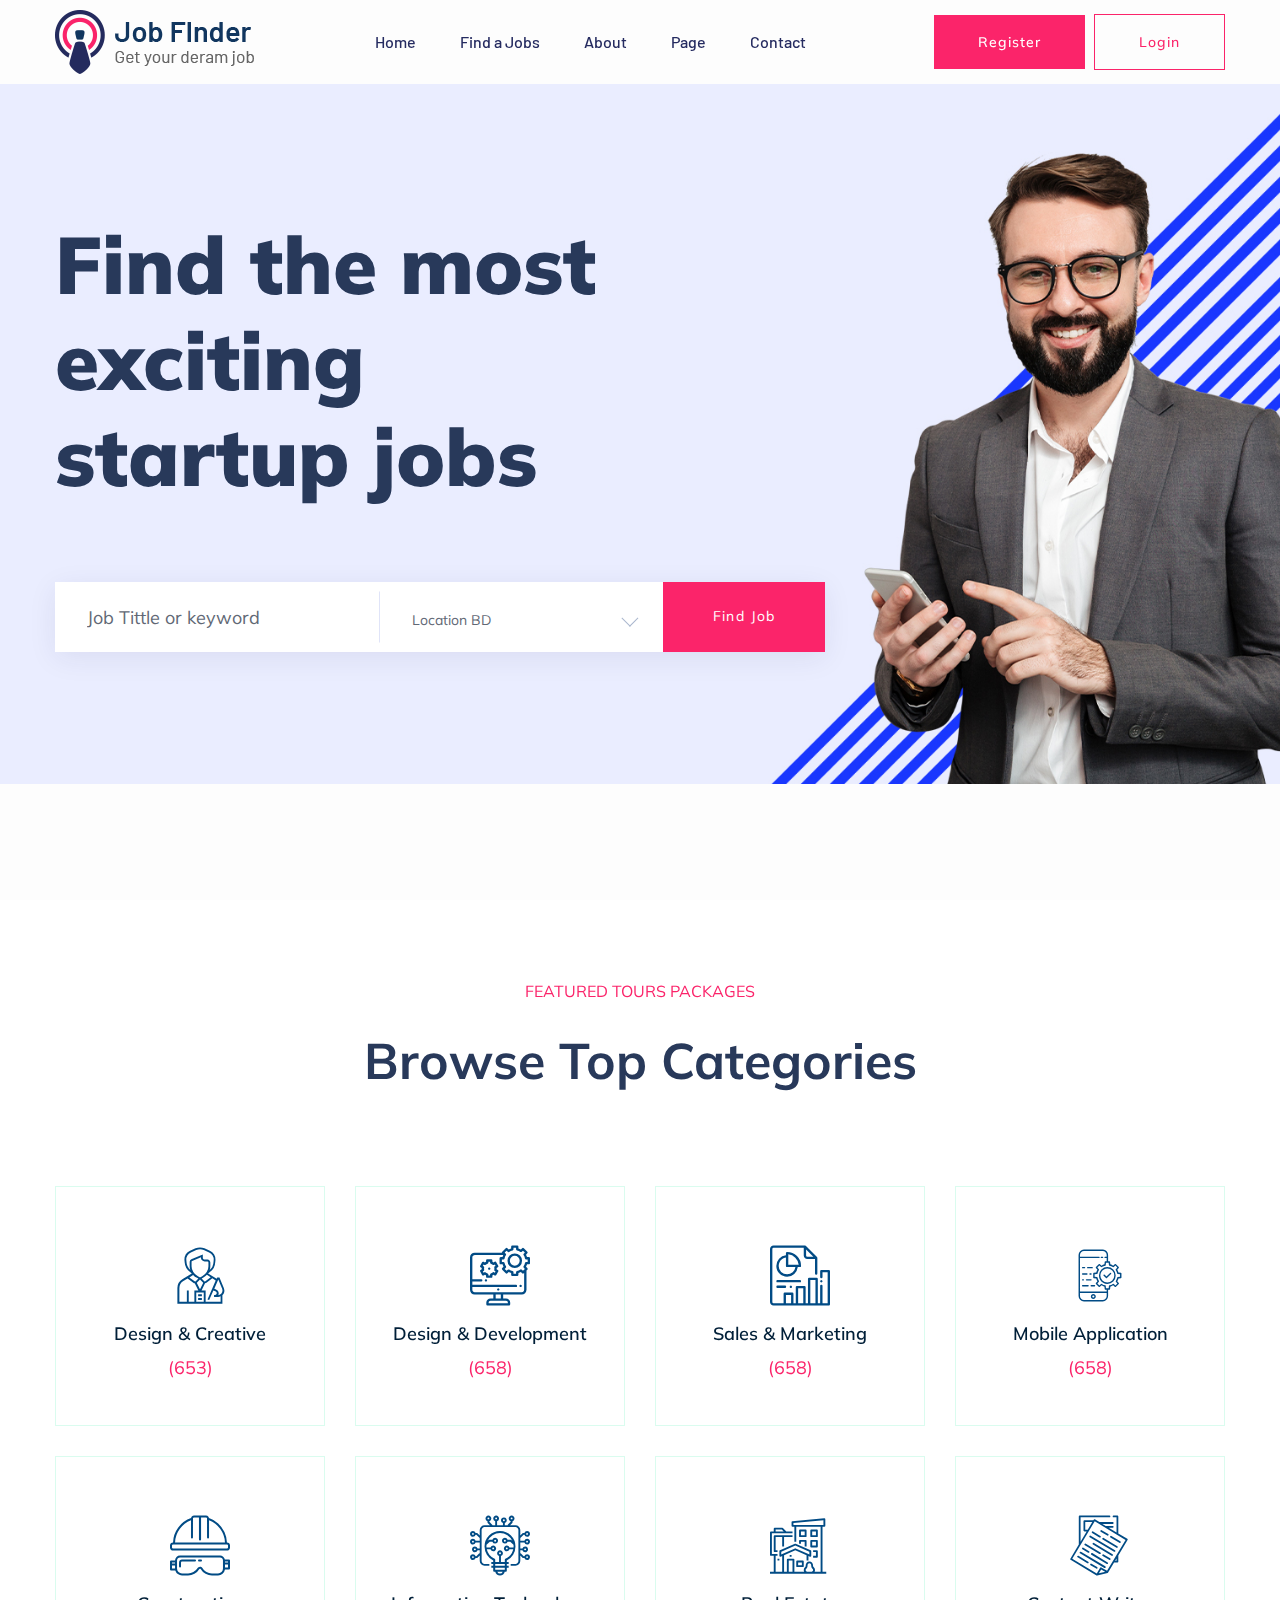
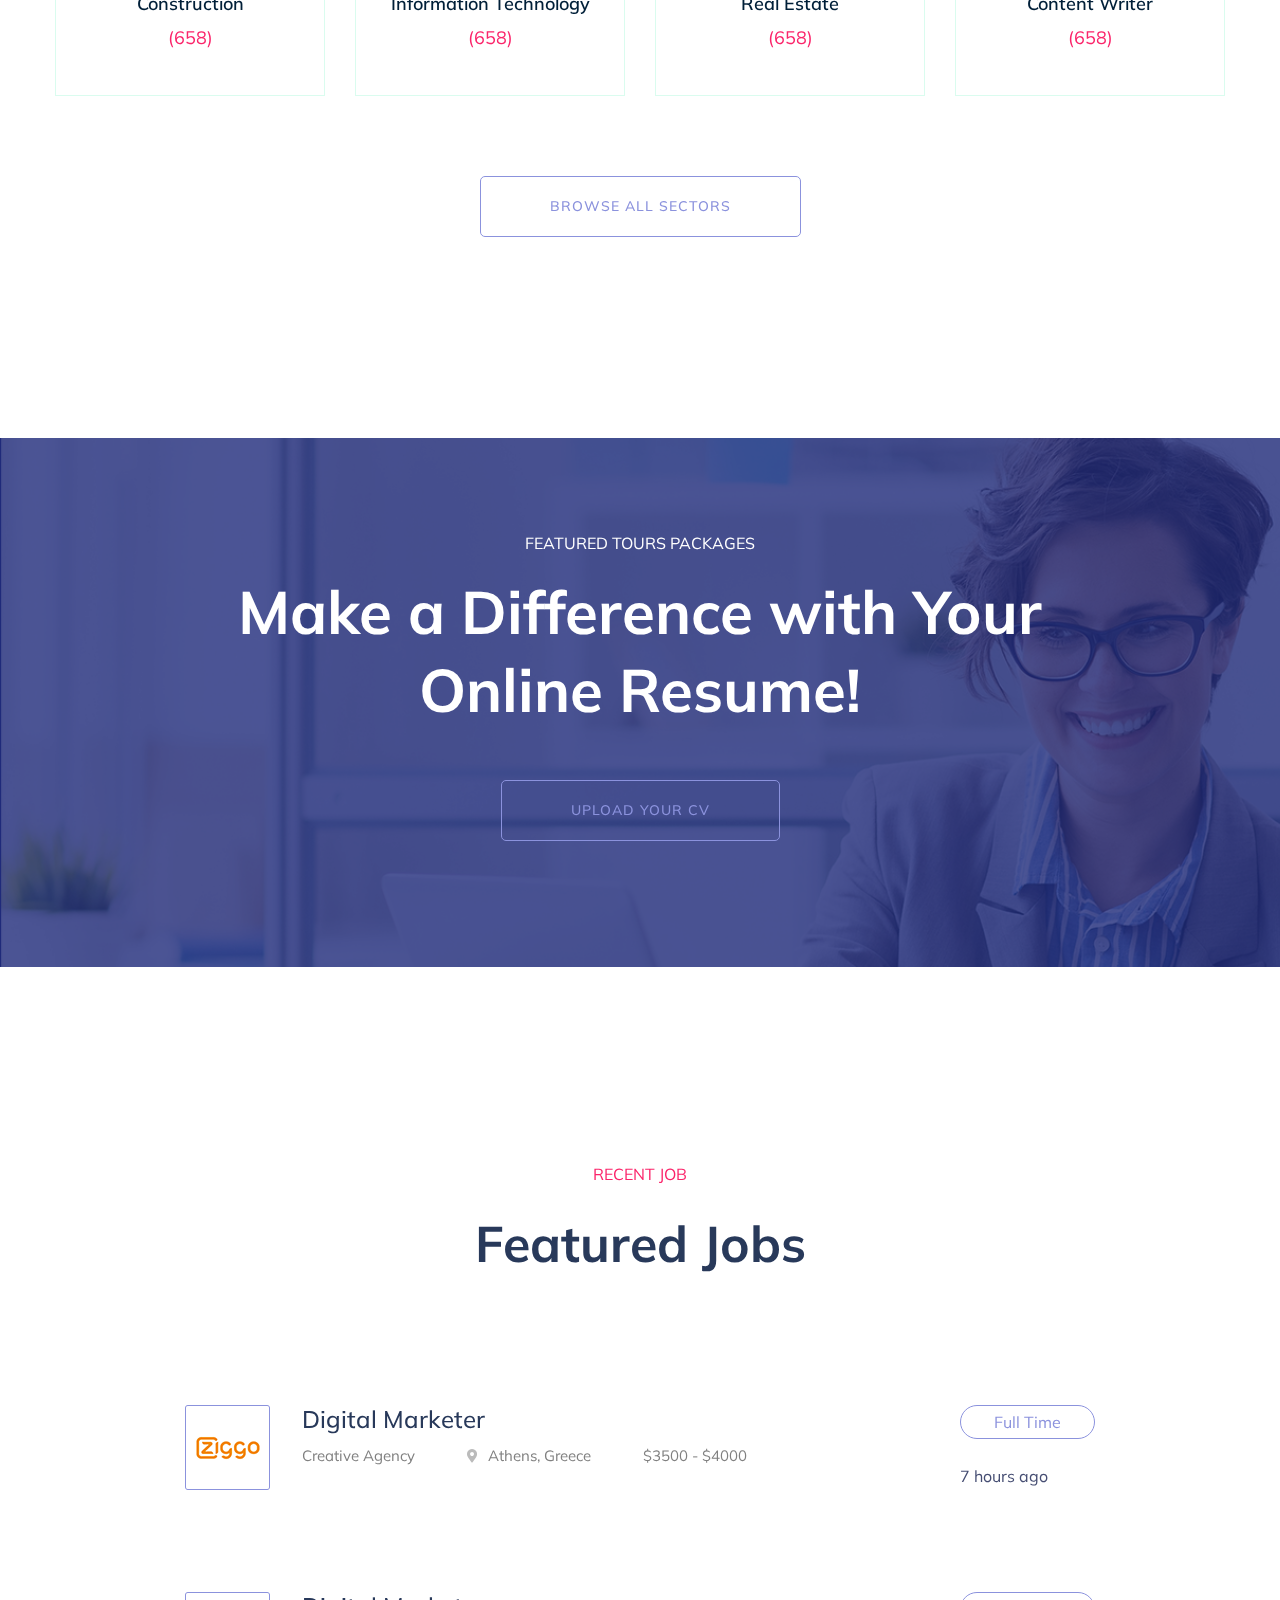
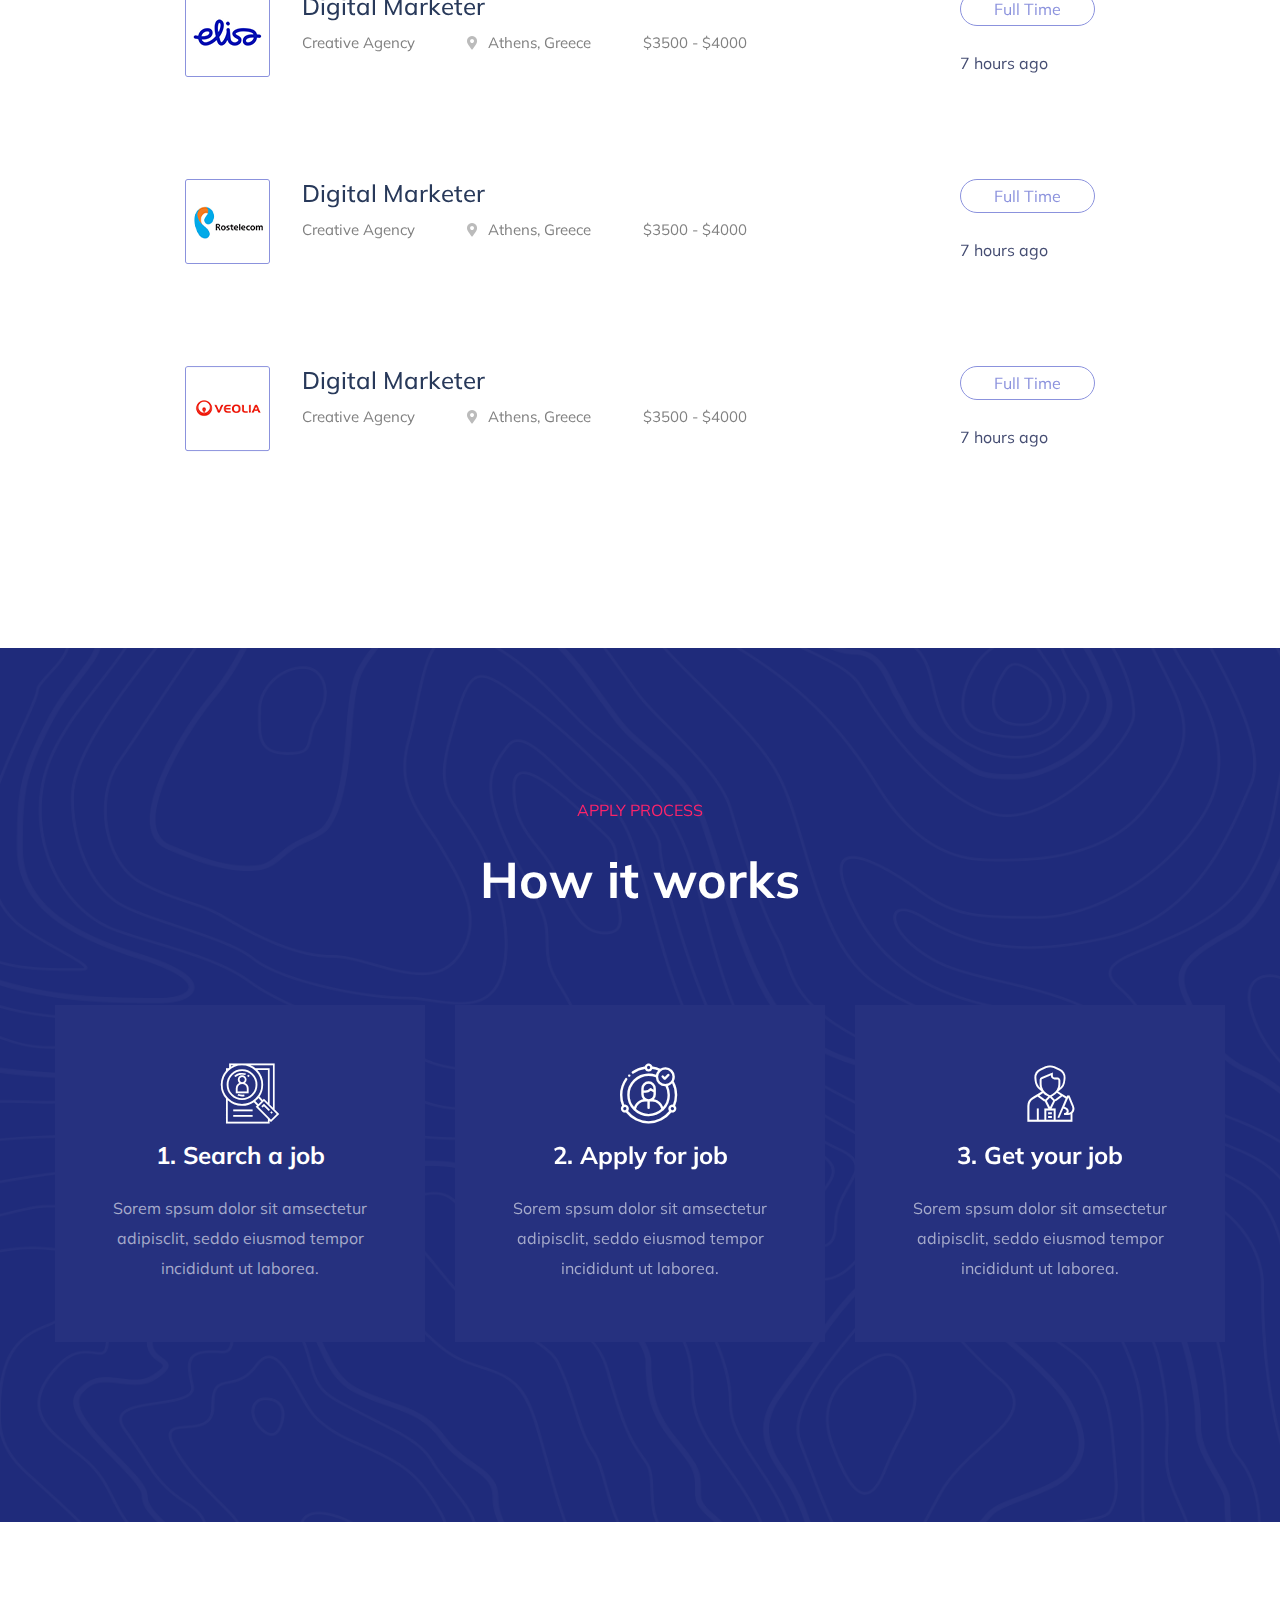
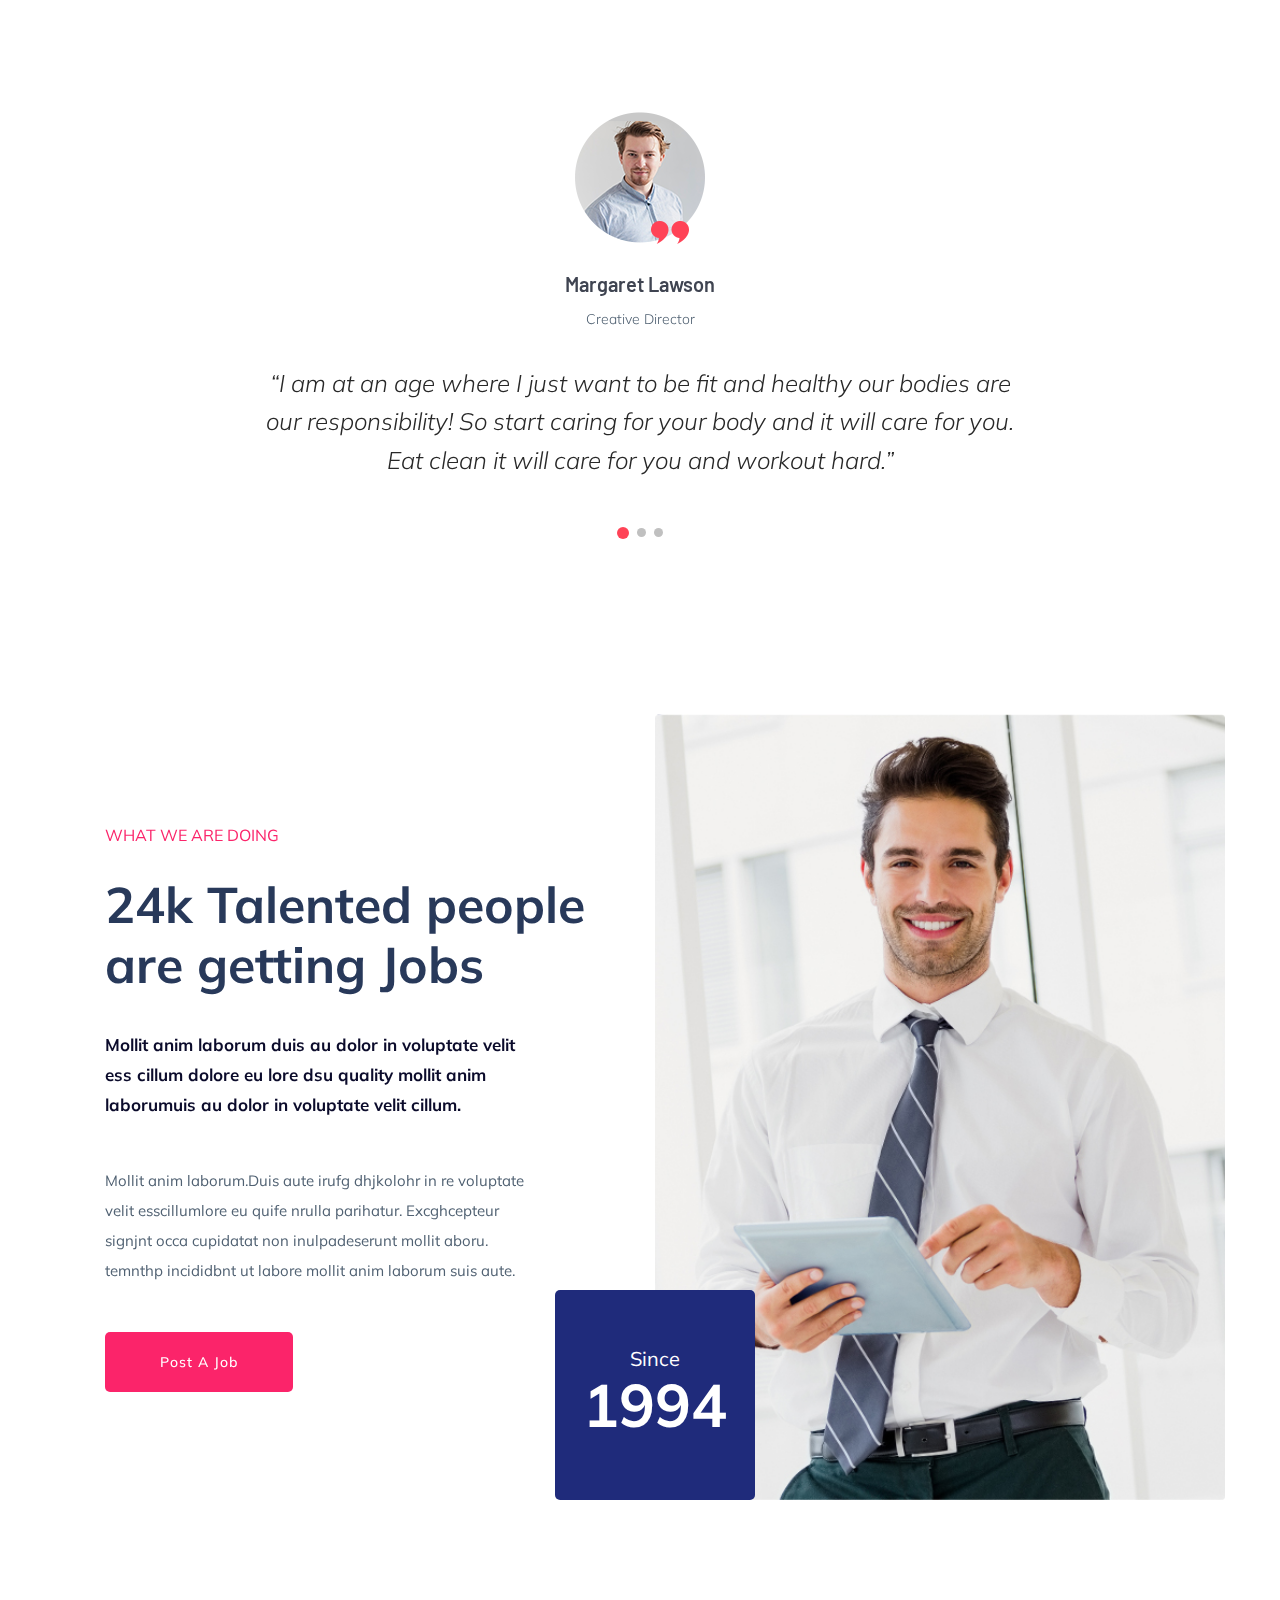
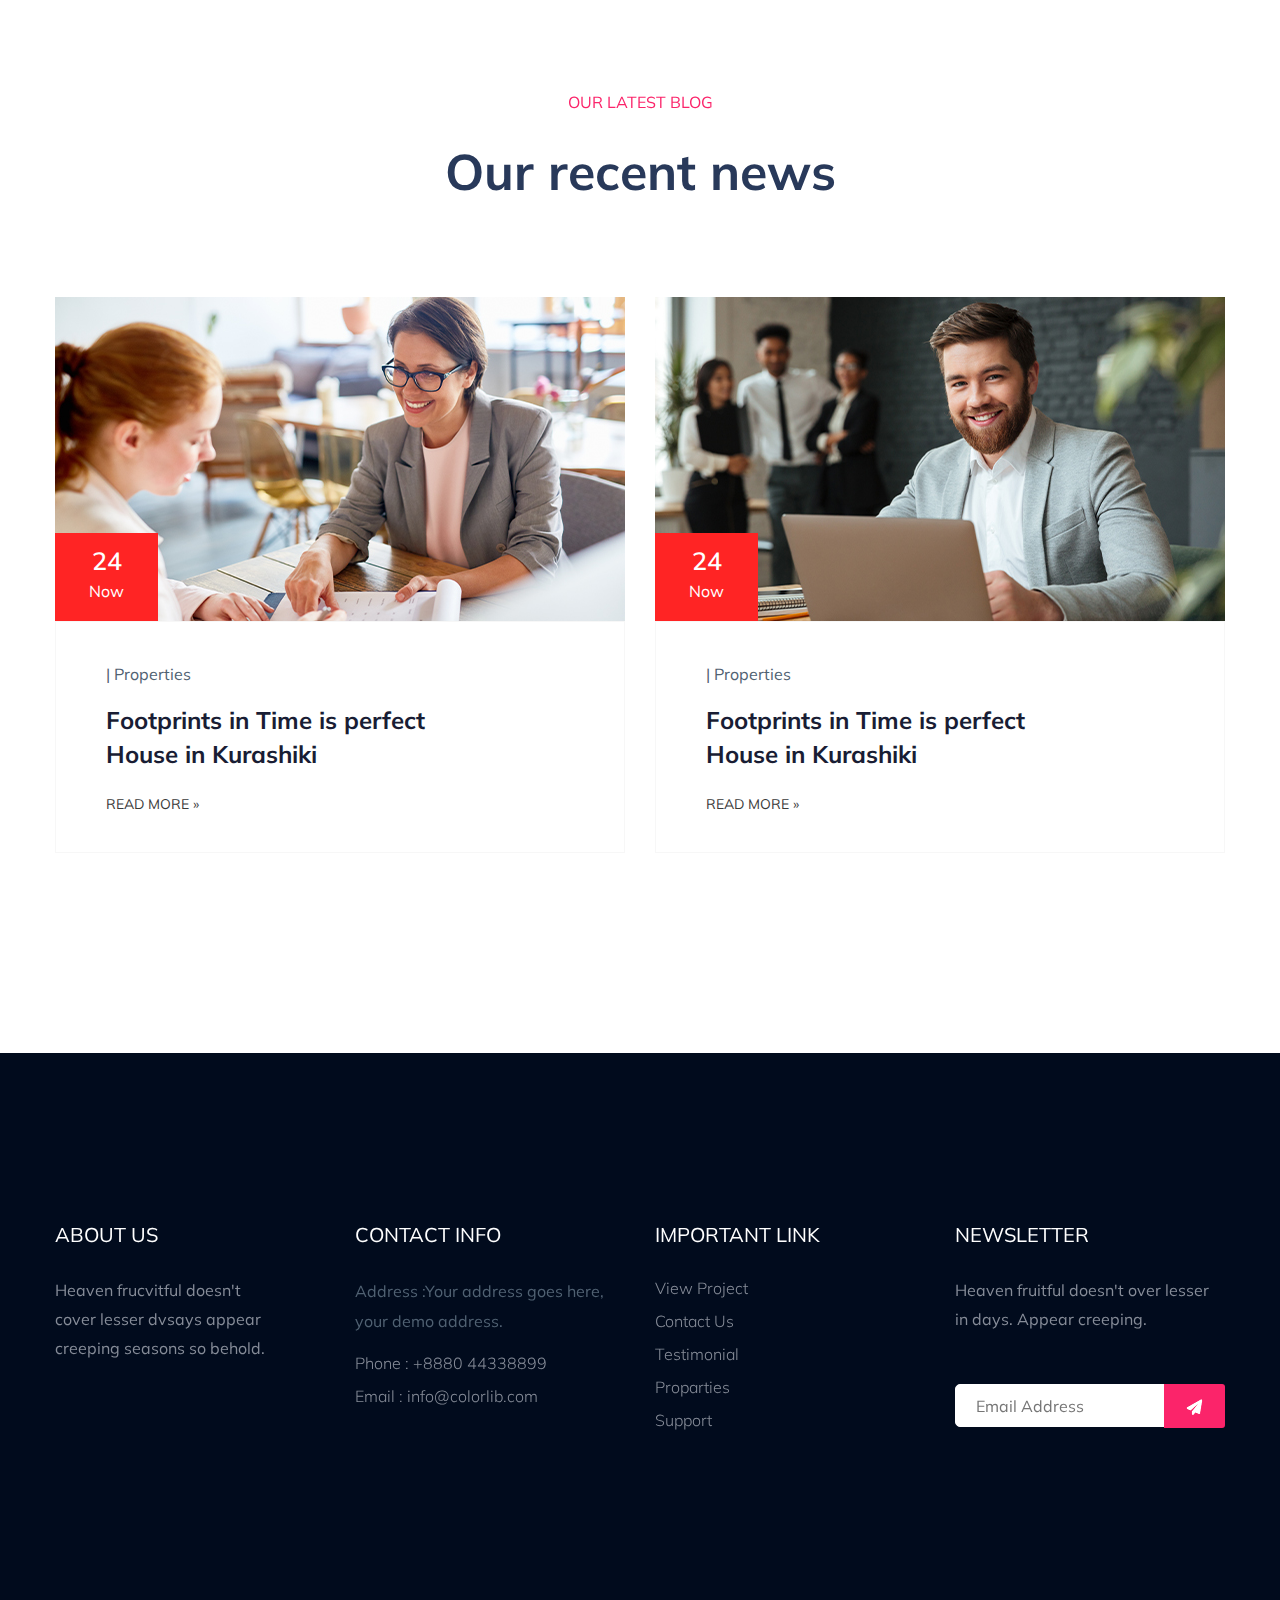
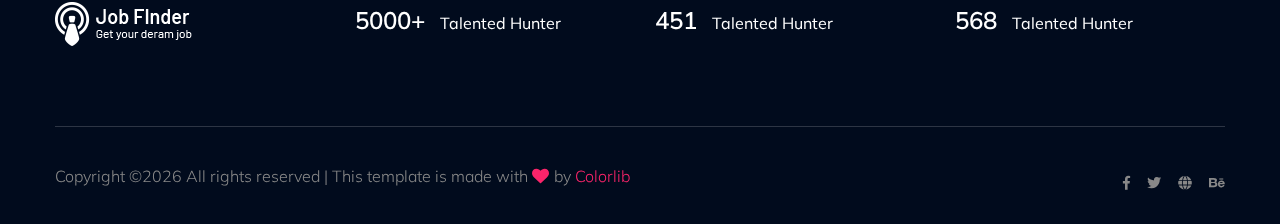
<file: aws/index.html>
<!doctype html>
<html class="no-js" lang="zxx">
    <head>
        <meta charset="utf-8">
        <meta http-equiv="x-ua-compatible" content="ie=edge">
         <title>Job board HTML-5 Template </title>
        <meta name="description" content="">
        <meta name="viewport" content="width=device-width, initial-scale=1">
        <link rel="manifest" href="site.webmanifest">
		<link rel="shortcut icon" type="image/x-icon" href="assets/img/favicon.ico">

		<!-- CSS here -->
            <link rel="stylesheet" href="assets/css/bootstrap.min.css">
            <link rel="stylesheet" href="assets/css/owl.carousel.min.css">
            <link rel="stylesheet" href="assets/css/flaticon.css">
            <link rel="stylesheet" href="assets/css/price_rangs.css">
            <link rel="stylesheet" href="assets/css/slicknav.css">
            <link rel="stylesheet" href="assets/css/animate.min.css">
            <link rel="stylesheet" href="assets/css/magnific-popup.css">
            <link rel="stylesheet" href="assets/css/fontawesome-all.min.css">
            <link rel="stylesheet" href="assets/css/themify-icons.css">
            <link rel="stylesheet" href="assets/css/slick.css">
            <link rel="stylesheet" href="assets/css/nice-select.css">
            <link rel="stylesheet" href="assets/css/style.css">
   </head>

   <body>
    <!-- Preloader Start -->
    <div id="preloader-active">
        <div class="preloader d-flex align-items-center justify-content-center">
            <div class="preloader-inner position-relative">
                <div class="preloader-circle"></div>
                <div class="preloader-img pere-text">
                    <img src="assets/img/logo/logo.png" alt="">
                </div>
            </div>
        </div>
    </div>
    <!-- Preloader Start -->
    <header>
        <!-- Header Start -->
       <div class="header-area header-transparrent">
           <div class="headder-top header-sticky">
                <div class="container">
                    <div class="row align-items-center">
                        <div class="col-lg-3 col-md-2">
                            <!-- Logo -->
                            <div class="logo">
                                <a href="index.html"><img src="assets/img/logo/logo.png" alt=""></a>
                            </div>  
                        </div>
                        <div class="col-lg-9 col-md-9">
                            <div class="menu-wrapper">
                                <!-- Main-menu -->
                                <div class="main-menu">
                                    <nav class="d-none d-lg-block">
                                        <ul id="navigation">
                                            <li><a href="index.html">Home</a></li>
                                            <li><a href="job_listing.html">Find a Jobs </a></li>
                                            <li><a href="about.html">About</a></li>
                                            <li><a href="#">Page</a>
                                                <ul class="submenu">
                                                    <li><a href="blog.html">Blog</a></li>
                                                    <li><a href="single-blog.html">Blog Details</a></li>
                                                    <li><a href="elements.html">Elements</a></li>
                                                    <li><a href="job_details.html">job Details</a></li>
                                                    <li><a href="jobRegister">Job Registration</a></li>
                                                </ul>
                                            </li>
                                            <li><a href="contact.html">Contact</a></li>
                                        </ul>
                                    </nav>
                                </div>          
                                <!-- Header-btn -->
                                <div class="header-btn d-none f-right d-lg-block">
                                    <a href="#" class="btn head-btn1">Register</a>
                                    <a href="login.html" class="btn head-btn2">Login</a>
                                </div>
                            </div>
                        </div>
                        <!-- Mobile Menu -->
                        <div class="col-12">
                            <div class="mobile_menu d-block d-lg-none"></div>
                        </div>
                    </div>
                </div>
           </div>
       </div>
        <!-- Header End -->
    </header>
    <main>

        <!-- slider Area Start-->
        <div class="slider-area ">
            <!-- Mobile Menu -->
            <div class="slider-active">
                <div class="single-slider slider-height d-flex align-items-center" data-background="assets/img/hero/h1_hero.jpg">
                    <div class="container">
                        <div class="row">
                            <div class="col-xl-6 col-lg-9 col-md-10">
                                <div class="hero__caption">
                                    <h1>Find the most exciting startup jobs</h1>
                                </div>
                            </div>
                        </div>
                        <!-- Search Box -->
                        <div class="row">
                            <div class="col-xl-8">
                                <!-- form -->
                                <form action="#" class="search-box">
                                    <div class="input-form">
                                        <input type="text" placeholder="Job Tittle or keyword">
                                    </div>
                                    <div class="select-form">
                                        <div class="select-itms">
                                            <select name="select" id="select1">
                                                <option value="">Location BD</option>
                                                <option value="">Location PK</option>
                                                <option value="">Location US</option>
                                                <option value="">Location UK</option>
                                            </select>
                                        </div>
                                    </div>
                                    <div class="search-form">
                                        <a href="#">Find job</a>
                                    </div>	
                                </form>	
                            </div>
                        </div>
                    </div>
                </div>
            </div>
        </div>
        <!-- slider Area End-->
        <!-- Our Services Start -->
        <div class="our-services section-pad-t30">
            <div class="container">
                <!-- Section Tittle -->
                <div class="row">
                    <div class="col-lg-12">
                        <div class="section-tittle text-center">
                            <span>FEATURED TOURS Packages</span>
                            <h2>Browse Top Categories </h2>
                        </div>
                    </div>
                </div>
                <div class="row d-flex justify-contnet-center">
                    <div class="col-xl-3 col-lg-3 col-md-4 col-sm-6">
                        <div class="single-services text-center mb-30">
                            <div class="services-ion">
                                <span class="flaticon-tour"></span>
                            </div>
                            <div class="services-cap">
                               <h5><a href="job_listing.html">Design & Creative</a></h5>
                                <span>(653)</span>
                            </div>
                        </div>
                    </div>
                    <div class="col-xl-3 col-lg-3 col-md-4 col-sm-6">
                        <div class="single-services text-center mb-30">
                            <div class="services-ion">
                                <span class="flaticon-cms"></span>
                            </div>
                            <div class="services-cap">
                               <h5><a href="job_listing.html">Design & Development</a></h5>
                                <span>(658)</span>
                            </div>
                        </div>
                    </div>
                    <div class="col-xl-3 col-lg-3 col-md-4 col-sm-6">
                        <div class="single-services text-center mb-30">
                            <div class="services-ion">
                                <span class="flaticon-report"></span>
                            </div>
                            <div class="services-cap">
                               <h5><a href="job_listing.html">Sales & Marketing</a></h5>
                                <span>(658)</span>
                            </div>
                        </div>
                    </div>
                    <div class="col-xl-3 col-lg-3 col-md-4 col-sm-6">
                        <div class="single-services text-center mb-30">
                            <div class="services-ion">
                                <span class="flaticon-app"></span>
                            </div>
                            <div class="services-cap">
                               <h5><a href="job_listing.html">Mobile Application</a></h5>
                                <span>(658)</span>
                            </div>
                        </div>
                    </div>
                    <div class="col-xl-3 col-lg-3 col-md-4 col-sm-6">
                        <div class="single-services text-center mb-30">
                            <div class="services-ion">
                                <span class="flaticon-helmet"></span>
                            </div>
                            <div class="services-cap">
                               <h5><a href="job_listing.html">Construction</a></h5>
                                <span>(658)</span>
                            </div>
                        </div>
                    </div>
                    <div class="col-xl-3 col-lg-3 col-md-4 col-sm-6">
                        <div class="single-services text-center mb-30">
                            <div class="services-ion">
                                <span class="flaticon-high-tech"></span>
                            </div>
                            <div class="services-cap">
                               <h5><a href="job_listing.html">Information Technology</a></h5>
                                <span>(658)</span>
                            </div>
                        </div>
                    </div>
                    <div class="col-xl-3 col-lg-3 col-md-4 col-sm-6">
                        <div class="single-services text-center mb-30">
                            <div class="services-ion">
                                <span class="flaticon-real-estate"></span>
                            </div>
                            <div class="services-cap">
                               <h5><a href="job_listing.html">Real Estate</a></h5>
                                <span>(658)</span>
                            </div>
                        </div>
                    </div>
                    <div class="col-xl-3 col-lg-3 col-md-4 col-sm-6">
                        <div class="single-services text-center mb-30">
                            <div class="services-ion">
                                <span class="flaticon-content"></span>
                            </div>
                            <div class="services-cap">
                               <h5><a href="job_listing.html">Content Writer</a></h5>
                                <span>(658)</span>
                            </div>
                        </div>
                    </div>
                </div>
                <!-- More Btn -->
                <!-- Section Button -->
                <div class="row">
                    <div class="col-lg-12">
                        <div class="browse-btn2 text-center mt-50">
                            <a href="job_listing.html" class="border-btn2">Browse All Sectors</a>
                        </div>
                    </div>
                </div>
            </div>
        </div>
        <!-- Our Services End -->
        <!-- Online CV Area Start -->
         <div class="online-cv cv-bg section-overly pt-90 pb-120"  data-background="assets/img/gallery/cv_bg.jpg">
            <div class="container">
                <div class="row justify-content-center">
                    <div class="col-xl-10">
                        <div class="cv-caption text-center">
                            <p class="pera1">FEATURED TOURS Packages</p>
                            <p class="pera2"> Make a Difference with Your Online Resume!</p>
                            <a href="#" class="border-btn2 border-btn4">Upload your cv</a>
                        </div>
                    </div>
                </div>
            </div>
        </div>
        <!-- Online CV Area End-->
        <!-- Featured_job_start -->
        <section class="featured-job-area feature-padding">
            <div class="container">
                <!-- Section Tittle -->
                <div class="row">
                    <div class="col-lg-12">
                        <div class="section-tittle text-center">
                            <span>Recent Job</span>
                            <h2>Featured Jobs</h2>
                        </div>
                    </div>
                </div>
                <div class="row justify-content-center">
                    <div class="col-xl-10">
                        <!-- single-job-content -->
                        <div class="single-job-items mb-30">
                            <div class="job-items">
                                <div class="company-img">
                                    <a href="job_details.html"><img src="assets/img/icon/job-list1.png" alt=""></a>
                                </div>
                                <div class="job-tittle">
                                    <a href="job_details.html"><h4>Digital Marketer</h4></a>
                                    <ul>
                                        <li>Creative Agency</li>
                                        <li><i class="fas fa-map-marker-alt"></i>Athens, Greece</li>
                                        <li>$3500 - $4000</li>
                                    </ul>
                                </div>
                            </div>
                            <div class="items-link f-right">
                                <a href="job_details.html">Full Time</a>
                                <span>7 hours ago</span>
                            </div>
                        </div>
                        <!-- single-job-content -->
                        <div class="single-job-items mb-30">
                            <div class="job-items">
                                <div class="company-img">
                                    <a href="job_details.html"><img src="assets/img/icon/job-list2.png" alt=""></a>
                                </div>
                                <div class="job-tittle">
                                    <a href="job_details.html"><h4>Digital Marketer</h4></a>
                                    <ul>
                                        <li>Creative Agency</li>
                                        <li><i class="fas fa-map-marker-alt"></i>Athens, Greece</li>
                                        <li>$3500 - $4000</li>
                                    </ul>
                                </div>
                            </div>
                            <div class="items-link f-right">
                                <a href="job_details.html">Full Time</a>
                                <span>7 hours ago</span>
                            </div>
                        </div>
                         <!-- single-job-content -->
                        <div class="single-job-items mb-30">
                            <div class="job-items">
                                <div class="company-img">
                                    <a href="job_details.html"><img src="assets/img/icon/job-list3.png" alt=""></a>
                                </div>
                                <div class="job-tittle">
                                    <a href="job_details.html"><h4>Digital Marketer</h4></a>
                                    <ul>
                                        <li>Creative Agency</li>
                                        <li><i class="fas fa-map-marker-alt"></i>Athens, Greece</li>
                                        <li>$3500 - $4000</li>
                                    </ul>
                                </div>
                            </div>
                            <div class="items-link f-right">
                                <a href="job_details.html">Full Time</a>
                                <span>7 hours ago</span>
                            </div>
                        </div>
                         <!-- single-job-content -->
                        <div class="single-job-items mb-30">
                            <div class="job-items">
                                <div class="company-img">
                                    <a href="job_details.html"><img src="assets/img/icon/job-list4.png" alt=""></a>
                                </div>
                                <div class="job-tittle">
                                    <a href="job_details.html"><h4>Digital Marketer</h4></a>
                                    <ul>
                                        <li>Creative Agency</li>
                                        <li><i class="fas fa-map-marker-alt"></i>Athens, Greece</li>
                                        <li>$3500 - $4000</li>
                                    </ul>
                                </div>
                            </div>
                            <div class="items-link f-right">
                                <a href="job_details.html">Full Time</a>
                                <span>7 hours ago</span>
                            </div>
                        </div>
                    </div>
                </div>
            </div>
        </section>
        <!-- Featured_job_end -->
        <!-- How  Apply Process Start-->
        <div class="apply-process-area apply-bg pt-150 pb-150" data-background="assets/img/gallery/how-applybg.png">
            <div class="container">
                <!-- Section Tittle -->
                <div class="row">
                    <div class="col-lg-12">
                        <div class="section-tittle white-text text-center">
                            <span>Apply process</span>
                            <h2> How it works</h2>
                        </div>
                    </div>
                </div>
                <!-- Apply Process Caption -->
                <div class="row">
                    <div class="col-lg-4 col-md-6">
                        <div class="single-process text-center mb-30">
                            <div class="process-ion">
                                <span class="flaticon-search"></span>
                            </div>
                            <div class="process-cap">
                               <h5>1. Search a job</h5>
                               <p>Sorem spsum dolor sit amsectetur adipisclit, seddo eiusmod tempor incididunt ut laborea.</p>
                            </div>
                        </div>
                    </div>
                    <div class="col-lg-4 col-md-6">
                        <div class="single-process text-center mb-30">
                            <div class="process-ion">
                                <span class="flaticon-curriculum-vitae"></span>
                            </div>
                            <div class="process-cap">
                               <h5>2. Apply for job</h5>
                               <p>Sorem spsum dolor sit amsectetur adipisclit, seddo eiusmod tempor incididunt ut laborea.</p>
                            </div>
                        </div>
                    </div>
                    <div class="col-lg-4 col-md-6">
                        <div class="single-process text-center mb-30">
                            <div class="process-ion">
                                <span class="flaticon-tour"></span>
                            </div>
                            <div class="process-cap">
                               <h5>3. Get your job</h5>
                               <p>Sorem spsum dolor sit amsectetur adipisclit, seddo eiusmod tempor incididunt ut laborea.</p>
                            </div>
                        </div>
                    </div>
                </div>
             </div>
        </div>
        <!-- How  Apply Process End-->
        <!-- Testimonial Start -->
        <div class="testimonial-area testimonial-padding">
            <div class="container">
                <!-- Testimonial contents -->
                <div class="row d-flex justify-content-center">
                    <div class="col-xl-8 col-lg-8 col-md-10">
                        <div class="h1-testimonial-active dot-style">
                            <!-- Single Testimonial -->
                            <div class="single-testimonial text-center">
                                <!-- Testimonial Content -->
                                <div class="testimonial-caption ">
                                    <!-- founder -->
                                    <div class="testimonial-founder  ">
                                        <div class="founder-img mb-30">
                                            <img src="assets/img/testmonial/testimonial-founder.png" alt="">
                                            <span>Margaret Lawson</span>
                                            <p>Creative Director</p>
                                        </div>
                                    </div>
                                    <div class="testimonial-top-cap">
                                        <p>“I am at an age where I just want to be fit and healthy our bodies are our responsibility! So start caring for your body and it will care for you. Eat clean it will care for you and workout hard.”</p>
                                    </div>
                                </div>
                            </div>
                            <!-- Single Testimonial -->
                            <div class="single-testimonial text-center">
                                <!-- Testimonial Content -->
                                <div class="testimonial-caption ">
                                    <!-- founder -->
                                    <div class="testimonial-founder  ">
                                        <div class="founder-img mb-30">
                                            <img src="assets/img/testmonial/testimonial-founder.png" alt="">
                                            <span>Margaret Lawson</span>
                                            <p>Creative Director</p>
                                        </div>
                                    </div>
                                    <div class="testimonial-top-cap">
                                        <p>“I am at an age where I just want to be fit and healthy our bodies are our responsibility! So start caring for your body and it will care for you. Eat clean it will care for you and workout hard.”</p>
                                    </div>
                                </div>
                            </div>
                            <!-- Single Testimonial -->
                            <div class="single-testimonial text-center">
                                <!-- Testimonial Content -->
                                <div class="testimonial-caption ">
                                    <!-- founder -->
                                    <div class="testimonial-founder  ">
                                        <div class="founder-img mb-30">
                                            <img src="assets/img/testmonial/testimonial-founder.png" alt="">
                                            <span>Margaret Lawson</span>
                                            <p>Creative Director</p>
                                        </div>
                                    </div>
                                    <div class="testimonial-top-cap">
                                        <p>“I am at an age where I just want to be fit and healthy our bodies are our responsibility! So start caring for your body and it will care for you. Eat clean it will care for you and workout hard.”</p>
                                    </div>
                                </div>
                            </div>
                        </div>
                    </div>
                </div>
            </div>
        </div>
        <!-- Testimonial End -->
         <!-- Support Company Start-->
         <div class="support-company-area support-padding fix">
            <div class="container">
                <div class="row align-items-center">
                    <div class="col-xl-6 col-lg-6">
                        <div class="right-caption">
                            <!-- Section Tittle -->
                            <div class="section-tittle section-tittle2">
                                <span>What we are doing</span>
                                <h2>24k Talented people are getting Jobs</h2>
                            </div>
                            <div class="support-caption">
                                <p class="pera-top">Mollit anim laborum duis au dolor in voluptate velit ess cillum dolore eu lore dsu quality mollit anim laborumuis au dolor in voluptate velit cillum.</p>
                                <p>Mollit anim laborum.Duis aute irufg dhjkolohr in re voluptate velit esscillumlore eu quife nrulla parihatur. Excghcepteur signjnt occa cupidatat non inulpadeserunt mollit aboru. temnthp incididbnt ut labore mollit anim laborum suis aute.</p>
                                <a href="about.html" class="btn post-btn">Post a job</a>
                            </div>
                        </div>
                    </div>
                    <div class="col-xl-6 col-lg-6">
                        <div class="support-location-img">
                            <img src="assets/img/service/support-img.jpg" alt="">
                            <div class="support-img-cap text-center">
                                <p>Since</p>
                                <span>1994</span>
                            </div>
                        </div>
                    </div>
                </div>
            </div>
        </div>
        <!-- Support Company End-->
        <!-- Blog Area Start -->
        <div class="home-blog-area blog-h-padding">
            <div class="container">
                <!-- Section Tittle -->
                <div class="row">
                    <div class="col-lg-12">
                        <div class="section-tittle text-center">
                            <span>Our latest blog</span>
                            <h2>Our recent news</h2>
                        </div>
                    </div>
                </div>
                <div class="row">
                    <div class="col-xl-6 col-lg-6 col-md-6">
                        <div class="home-blog-single mb-30">
                            <div class="blog-img-cap">
                                <div class="blog-img">
                                    <img src="assets/img/blog/home-blog1.jpg" alt="">
                                    <!-- Blog date -->
                                    <div class="blog-date text-center">
                                        <span>24</span>
                                        <p>Now</p>
                                    </div>
                                </div>
                                <div class="blog-cap">
                                    <p>|   Properties</p>
                                    <h3><a href="single-blog.html">Footprints in Time is perfect House in Kurashiki</a></h3>
                                    <a href="#" class="more-btn">Read more »</a>
                                </div>
                            </div>
                        </div>
                    </div>
                    <div class="col-xl-6 col-lg-6 col-md-6">
                        <div class="home-blog-single mb-30">
                            <div class="blog-img-cap">
                                <div class="blog-img">
                                    <img src="assets/img/blog/home-blog2.jpg" alt="">
                                    <!-- Blog date -->
                                    <div class="blog-date text-center">
                                        <span>24</span>
                                        <p>Now</p>
                                    </div>
                                </div>
                                <div class="blog-cap">
                                    <p>|   Properties</p>
                                    <h3><a href="single-blog.html">Footprints in Time is perfect House in Kurashiki</a></h3>
                                    <a href="#" class="more-btn">Read more »</a>
                                </div>
                            </div>
                        </div>
                    </div>
                </div>
            </div>
        </div>
        <!-- Blog Area End -->

    </main>
    <footer>
        <!-- Footer Start-->
        <div class="footer-area footer-bg footer-padding">
            <div class="container">
                <div class="row d-flex justify-content-between">
                    <div class="col-xl-3 col-lg-3 col-md-4 col-sm-6">
                       <div class="single-footer-caption mb-50">
                         <div class="single-footer-caption mb-30">
                             <div class="footer-tittle">
                                 <h4>About Us</h4>
                                 <div class="footer-pera">
                                     <p>Heaven frucvitful doesn't cover lesser dvsays appear creeping seasons so behold.</p>
                                </div>
                             </div>
                         </div>

                       </div>
                    </div>
                    <div class="col-xl-3 col-lg-3 col-md-4 col-sm-5">
                        <div class="single-footer-caption mb-50">
                            <div class="footer-tittle">
                                <h4>Contact Info</h4>
                                <ul>
                                    <li>
                                    <p>Address :Your address goes
                                        here, your demo address.</p>
                                    </li>
                                    <li><a href="#">Phone : +8880 44338899</a></li>
                                    <li><a href="#">Email : info@colorlib.com</a></li>
                                </ul>
                            </div>

                        </div>
                    </div>
                    <div class="col-xl-3 col-lg-3 col-md-4 col-sm-5">
                        <div class="single-footer-caption mb-50">
                            <div class="footer-tittle">
                                <h4>Important Link</h4>
                                <ul>
                                    <li><a href="#"> View Project</a></li>
                                    <li><a href="#">Contact Us</a></li>
                                    <li><a href="#">Testimonial</a></li>
                                    <li><a href="#">Proparties</a></li>
                                    <li><a href="#">Support</a></li>
                                </ul>
                            </div>
                        </div>
                    </div>
                    <div class="col-xl-3 col-lg-3 col-md-4 col-sm-5">
                        <div class="single-footer-caption mb-50">
                            <div class="footer-tittle">
                                <h4>Newsletter</h4>
                                <div class="footer-pera footer-pera2">
                                 <p>Heaven fruitful doesn't over lesser in days. Appear creeping.</p>
                             </div>
                             <!-- Form -->
                             <div class="footer-form" >
                                 <div id="mc_embed_signup">
                                     <form target="_blank" action="https://spondonit.us12.list-manage.com/subscribe/post?u=1462626880ade1ac87bd9c93a&amp;id=92a4423d01"
                                     method="get" class="subscribe_form relative mail_part">
                                         <input type="email" name="email" id="newsletter-form-email" placeholder="Email Address"
                                         class="placeholder hide-on-focus" onfocus="this.placeholder = ''"
                                         onblur="this.placeholder = ' Email Address '">
                                         <div class="form-icon">
                                             <button type="submit" name="submit" id="newsletter-submit"
                                             class="email_icon newsletter-submit button-contactForm"><img src="assets/img/icon/form.png" alt=""></button>
                                         </div>
                                         <div class="mt-10 info"></div>
                                     </form>
                                 </div>
                             </div>
                            </div>
                        </div>
                    </div>
                </div>
               <!--  -->
               <div class="row footer-wejed justify-content-between">
                    <div class="col-xl-3 col-lg-3 col-md-4 col-sm-6">
                        <!-- logo -->
                        <div class="footer-logo mb-20">
                        <a href="index.html"><img src="assets/img/logo/logo2_footer.png" alt=""></a>
                        </div>
                    </div>
                    <div class="col-xl-3 col-lg-3 col-md-4 col-sm-5">
                    <div class="footer-tittle-bottom">
                        <span>5000+</span>
                        <p>Talented Hunter</p>
                    </div>
                    </div>
                    <div class="col-xl-3 col-lg-3 col-md-4 col-sm-5">
                        <div class="footer-tittle-bottom">
                            <span>451</span>
                            <p>Talented Hunter</p>
                        </div>
                    </div>
                    <div class="col-xl-3 col-lg-3 col-md-4 col-sm-5">
                        <!-- Footer Bottom Tittle -->
                        <div class="footer-tittle-bottom">
                            <span>568</span>
                            <p>Talented Hunter</p>
                        </div>
                    </div>
               </div>
            </div>
        </div>
        <!-- footer-bottom area -->
        <div class="footer-bottom-area footer-bg">
            <div class="container">
                <div class="footer-border">
                     <div class="row d-flex justify-content-between align-items-center">
                         <div class="col-xl-10 col-lg-10 ">
                             <div class="footer-copy-right">
                                 <p><!-- Link back to Colorlib can't be removed. Template is licensed under CC BY 3.0. -->
  Copyright &copy;<script>document.write(new Date().getFullYear());</script> All rights reserved | This template is made with <i class="fa fa-heart" aria-hidden="true"></i> by <a href="https://colorlib.com" target="_blank">Colorlib</a>
  <!-- Link back to Colorlib can't be removed. Template is licensed under CC BY 3.0. --></p>
                             </div>
                         </div>
                         <div class="col-xl-2 col-lg-2">
                             <div class="footer-social f-right">
                                 <a href="#"><i class="fab fa-facebook-f"></i></a>
                                 <a href="#"><i class="fab fa-twitter"></i></a>
                                 <a href="#"><i class="fas fa-globe"></i></a>
                                 <a href="#"><i class="fab fa-behance"></i></a>
                             </div>
                         </div>
                     </div>
                </div>
            </div>
        </div>
        <!-- Footer End-->
    </footer>

  <!-- JS here -->
	
		<!-- All JS Custom Plugins Link Here here -->
        <script src="./assets/js/vendor/modernizr-3.5.0.min.js"></script>
		<!-- Jquery, Popper, Bootstrap -->
		<script src="./assets/js/vendor/jquery-1.12.4.min.js"></script>
        <script src="./assets/js/popper.min.js"></script>
        <script src="./assets/js/bootstrap.min.js"></script>
	    <!-- Jquery Mobile Menu -->
        <script src="./assets/js/jquery.slicknav.min.js"></script>

		<!-- Jquery Slick , Owl-Carousel Plugins -->
        <script src="./assets/js/owl.carousel.min.js"></script>
        <script src="./assets/js/slick.min.js"></script>
        <script src="./assets/js/price_rangs.js"></script>
        
		<!-- One Page, Animated-HeadLin -->
        <script src="./assets/js/wow.min.js"></script>
		<script src="./assets/js/animated.headline.js"></script>
        <script src="./assets/js/jquery.magnific-popup.js"></script>

		<!-- Scrollup, nice-select, sticky -->
        <script src="./assets/js/jquery.scrollUp.min.js"></script>
        <script src="./assets/js/jquery.nice-select.min.js"></script>
		<script src="./assets/js/jquery.sticky.js"></script>
        
        <!-- contact js -->
        <script src="./assets/js/contact.js"></script>
        <script src="./assets/js/jquery.form.js"></script>
        <script src="./assets/js/jquery.validate.min.js"></script>
        <script src="./assets/js/mail-script.js"></script>
        <script src="./assets/js/jquery.ajaxchimp.min.js"></script>
        
		<!-- Jquery Plugins, main Jquery -->	
        <script src="./assets/js/plugins.js"></script>
        <script src="./assets/js/main.js"></script>
        
    </body>
</html>
</file>
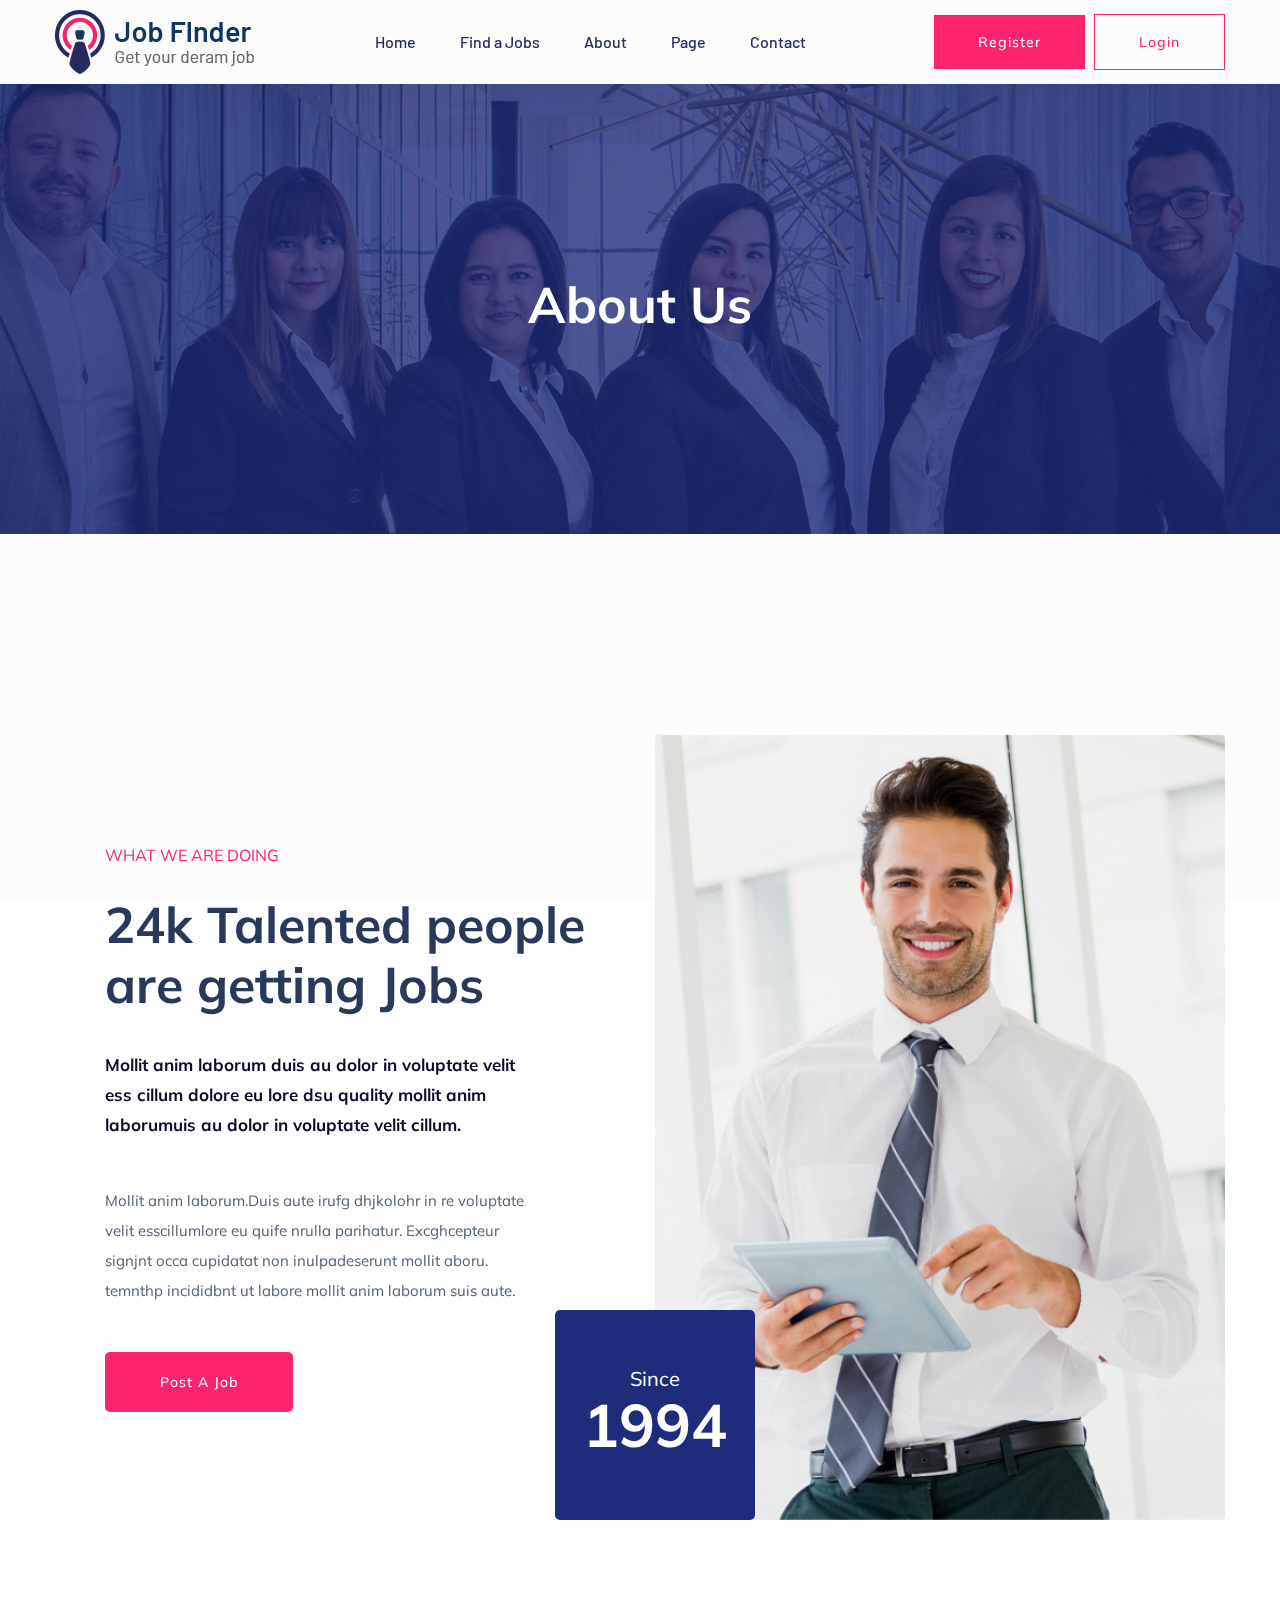
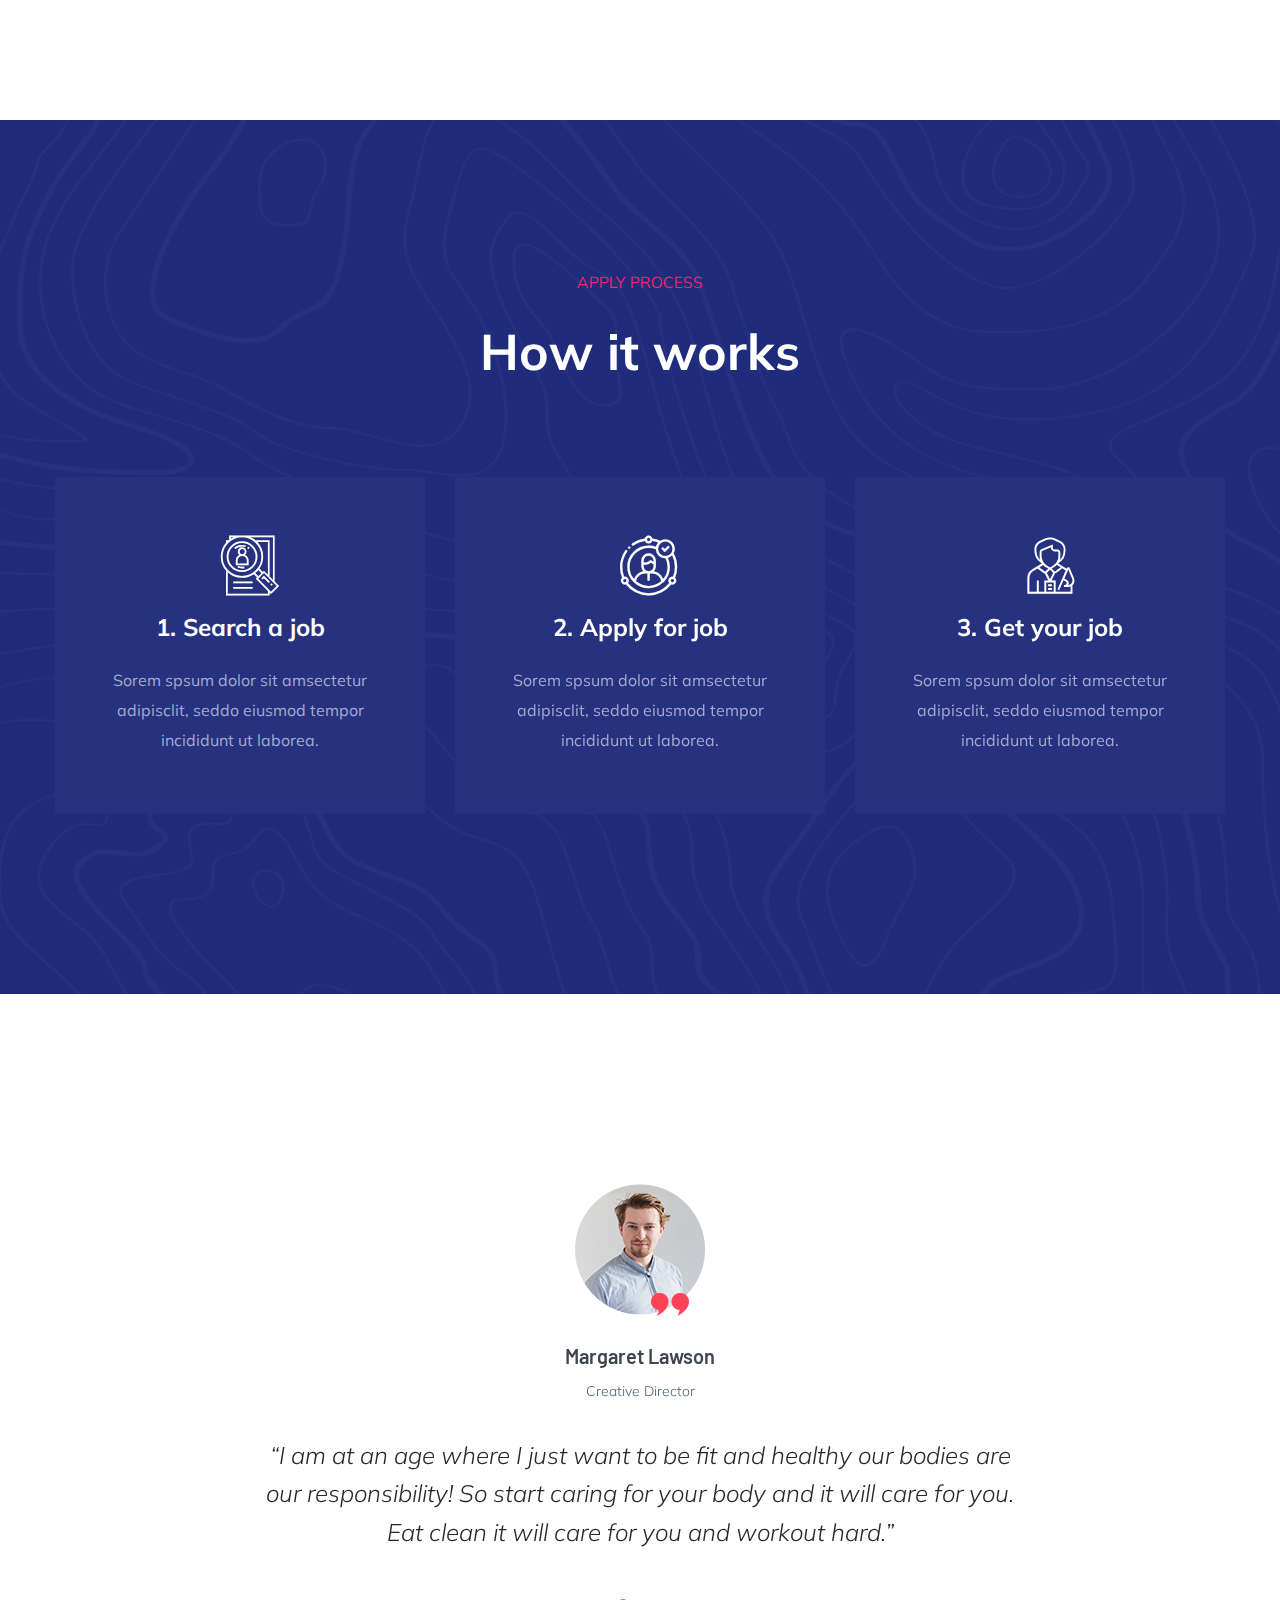
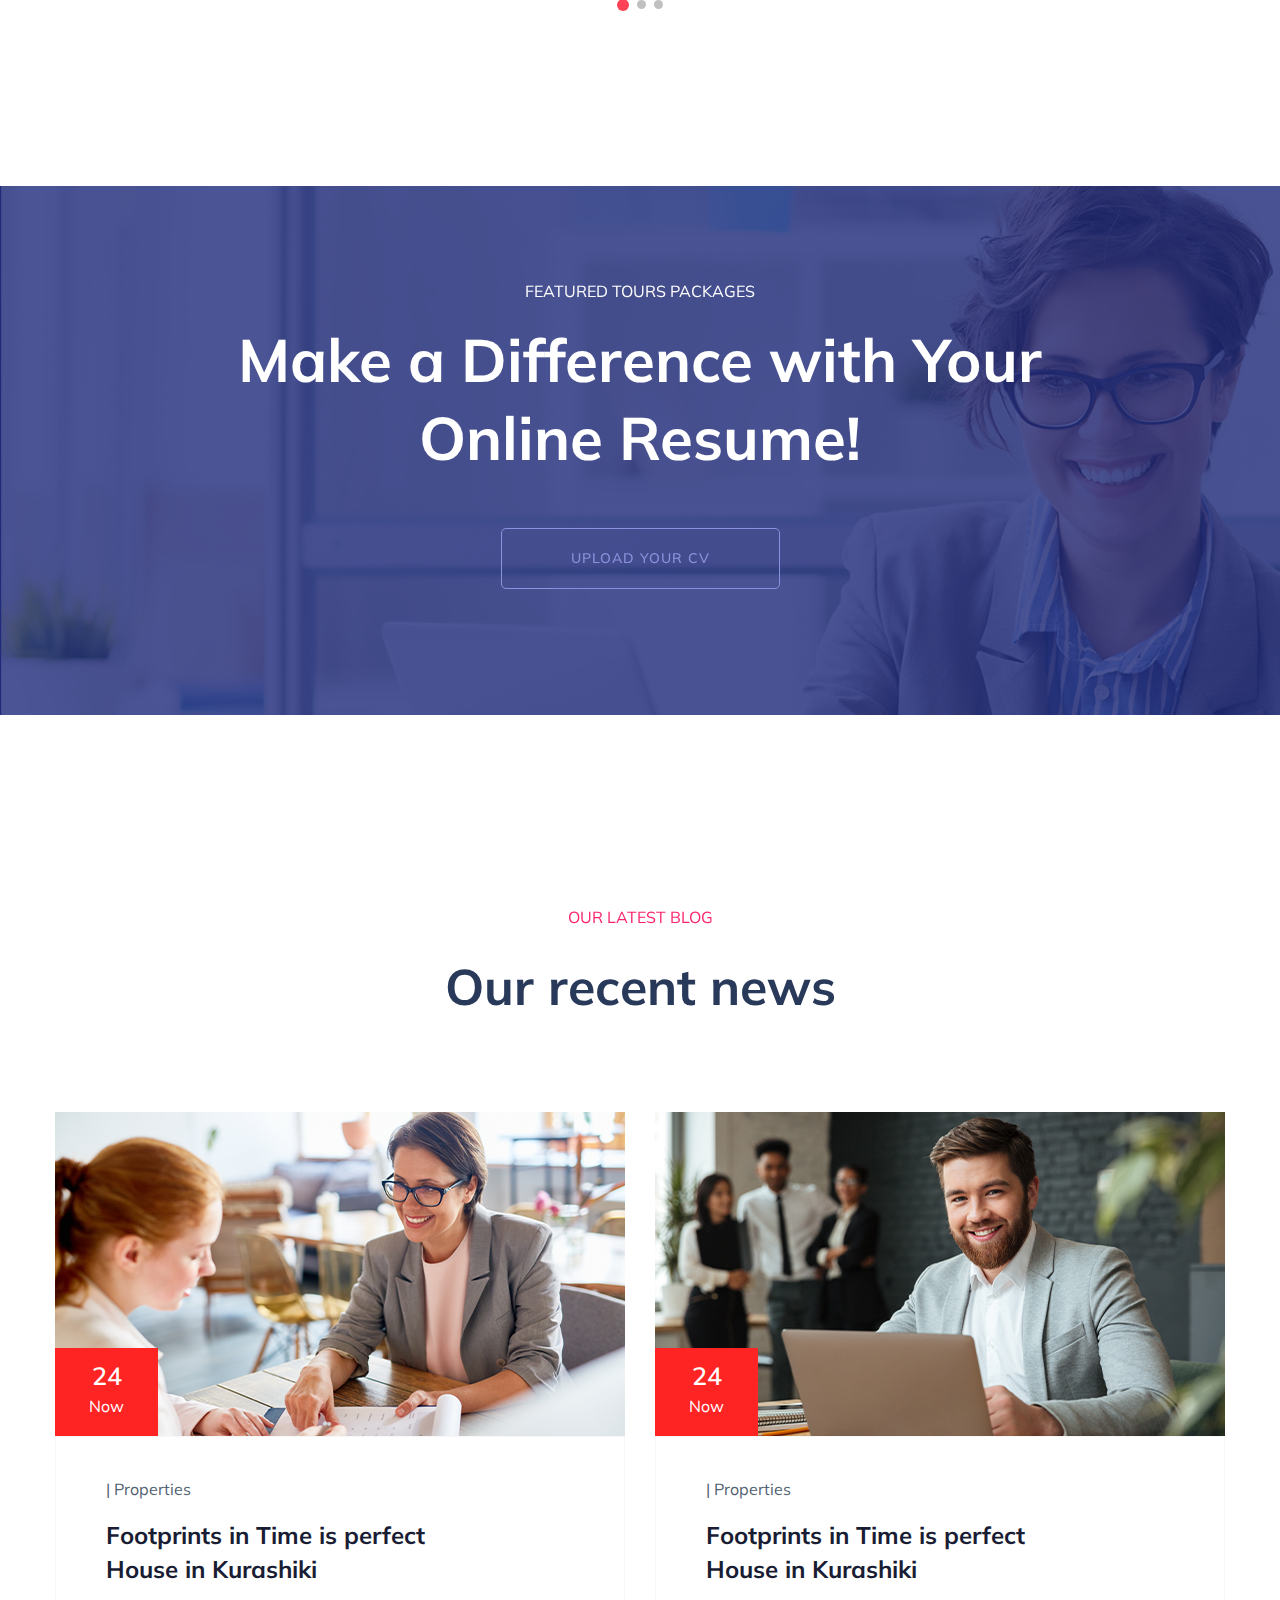
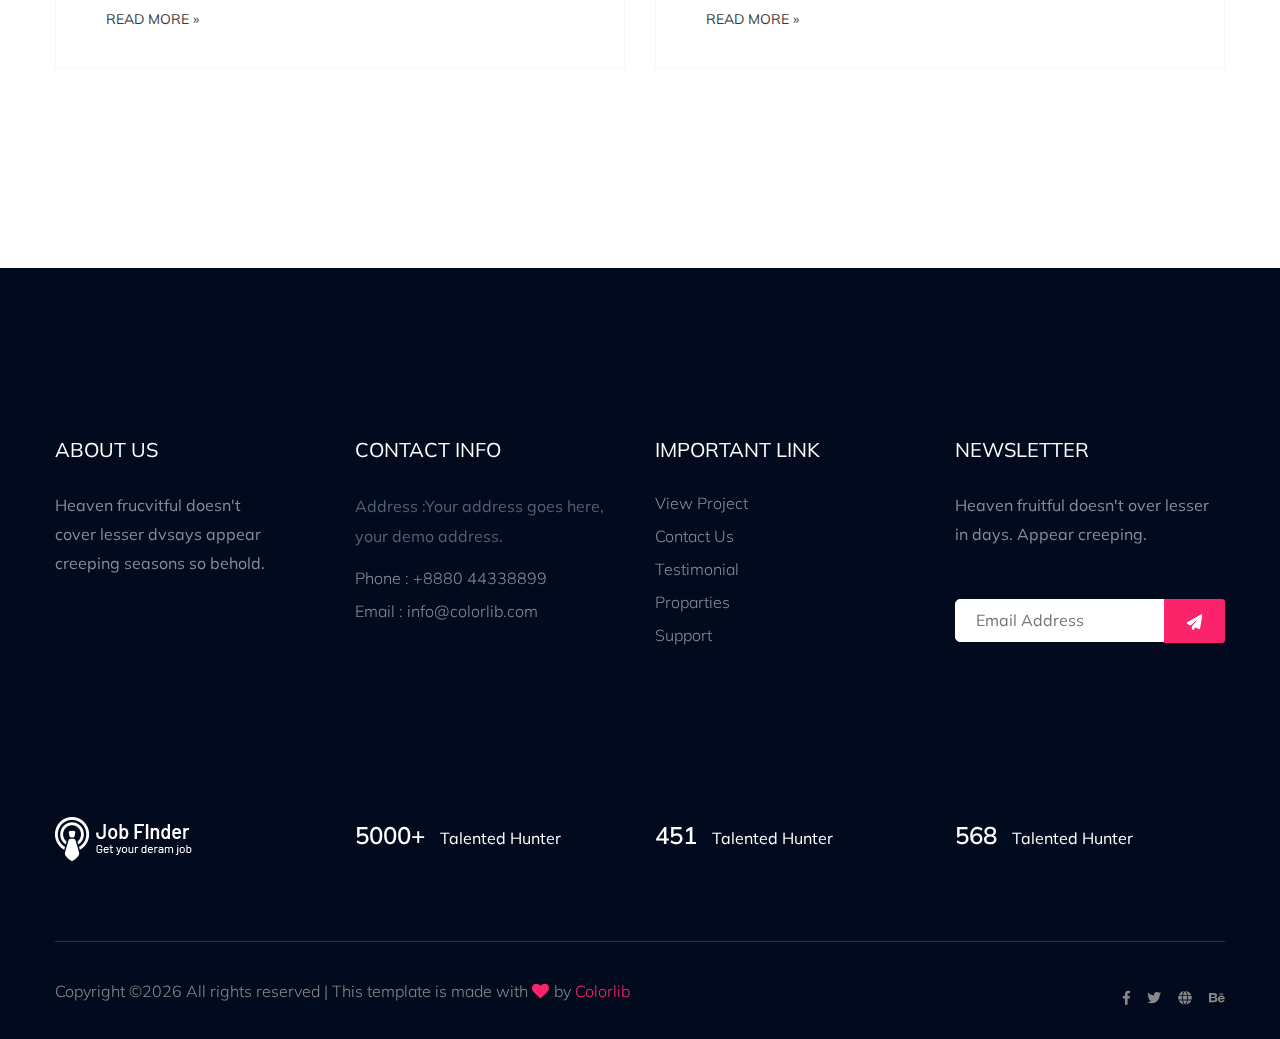
<file: aws/about.html>
<!doctype html>
<html class="no-js" lang="zxx">
    <head>
        <meta charset="utf-8">
        <meta http-equiv="x-ua-compatible" content="ie=edge">
        <title>Job board HTML-5 Template </title>
        <meta name="description" content="">
        <meta name="viewport" content="width=device-width, initial-scale=1">
        <link rel="manifest" href="site.webmanifest">
		<link rel="shortcut icon" type="image/x-icon" href="assets/img/favicon.ico">

		<!-- CSS here -->
            <link rel="stylesheet" href="assets/css/bootstrap.min.css">
            <link rel="stylesheet" href="assets/css/owl.carousel.min.css">
            <link rel="stylesheet" href="assets/css/flaticon.css">
            <link rel="stylesheet" href="assets/css/price_rangs.css">
            <link rel="stylesheet" href="assets/css/slicknav.css">
            <link rel="stylesheet" href="assets/css/animate.min.css">
            <link rel="stylesheet" href="assets/css/magnific-popup.css">
            <link rel="stylesheet" href="assets/css/fontawesome-all.min.css">
            <link rel="stylesheet" href="assets/css/themify-icons.css">
            <link rel="stylesheet" href="assets/css/slick.css">
            <link rel="stylesheet" href="assets/css/nice-select.css">
            <link rel="stylesheet" href="assets/css/style.css">
   </head>

   <body>
    <!-- Preloader Start -->
    <div id="preloader-active">
        <div class="preloader d-flex align-items-center justify-content-center">
            <div class="preloader-inner position-relative">
                <div class="preloader-circle"></div>
                <div class="preloader-img pere-text">
                    <img src="assets/img/logo/logo.png" alt="">
                </div>
            </div>
        </div>
    </div>
    <!-- Preloader Start -->
    <header>
        <!-- Header Start -->
       <div class="header-area header-transparrent">
           <div class="headder-top header-sticky">
                <div class="container">
                    <div class="row align-items-center">
                        <div class="col-lg-3 col-md-2">
                            <!-- Logo -->
                            <div class="logo">
                                <a href="index.html"><img src="assets/img/logo/logo.png" alt=""></a>
                            </div>  
                        </div>
                        <div class="col-lg-9 col-md-9">
                            <div class="menu-wrapper">
                                <!-- Main-menu -->
                                <div class="main-menu">
                                    <nav class="d-none d-lg-block">
                                        <ul id="navigation">
                                            <li><a href="index.html">Home</a></li>
                                            <li><a href="job_listing.html">Find a Jobs </a></li>
                                            <li><a href="about.html">About</a></li>
                                            <li><a href="#">Page</a>
                                                <ul class="submenu">
                                                    <li><a href="blog.html">Blog</a></li>
                                                    <li><a href="single-blog.html">Blog Details</a></li>
                                                    <li><a href="elements.html">Elements</a></li>
                                                    <li><a href="job_details.html">job Details</a></li>
                                                </ul>
                                            </li>
                                            <li><a href="contact.html">Contact</a></li>
                                        </ul>
                                    </nav>
                                </div>          
                                <!-- Header-btn -->
                                <div class="header-btn d-none f-right d-lg-block">
                                    <a href="#" class="btn head-btn1">Register</a>
                                    <a href="#" class="btn head-btn2">Login</a>
                                </div>
                            </div>
                        </div>
                        <!-- Mobile Menu -->
                        <div class="col-12">
                            <div class="mobile_menu d-block d-lg-none"></div>
                        </div>
                    </div>
                </div>
           </div>
       </div>
        <!-- Header End -->
    </header>
    <main>

        <!-- Hero Area Start-->
        <div class="slider-area ">
        <div class="single-slider section-overly slider-height2 d-flex align-items-center" data-background="assets/img/hero/about.jpg">
            <div class="container">
                <div class="row">
                    <div class="col-xl-12">
                        <div class="hero-cap text-center">
                            <h2>About us</h2>
                        </div>
                    </div>
                </div>
            </div>
        </div>
        </div>
        <!-- Hero Area End -->
        <!-- Support Company Start-->
        <div class="support-company-area fix section-padding2">
            <div class="container">
                <div class="row align-items-center">
                    <div class="col-xl-6 col-lg-6">
                        <div class="right-caption">
                            <!-- Section Tittle -->
                            <div class="section-tittle section-tittle2">
                                <span>What we are doing</span>
                                <h2>24k Talented people are getting Jobs</h2>
                            </div>
                            <div class="support-caption">
                                <p class="pera-top">Mollit anim laborum duis au dolor in voluptate velit ess cillum dolore eu lore dsu quality mollit anim laborumuis au dolor in voluptate velit cillum.</p>
                                <p>Mollit anim laborum.Duis aute irufg dhjkolohr in re voluptate velit esscillumlore eu quife nrulla parihatur. Excghcepteur signjnt occa cupidatat non inulpadeserunt mollit aboru. temnthp incididbnt ut labore mollit anim laborum suis aute.</p>
                                <a href="about.html" class="btn post-btn">Post a job</a>
                            </div>
                        </div>
                    </div>
                    <div class="col-xl-6 col-lg-6">
                        <div class="support-location-img">
                            <img src="assets/img/service/support-img.jpg" alt="">
                            <div class="support-img-cap text-center">
                                <p>Since</p>
                                <span>1994</span>
                            </div>
                        </div>
                    </div>
                </div>
            </div>
        </div>
        <!-- Support Company End-->
        <!-- How  Apply Process Start-->
        <div class="apply-process-area apply-bg pt-150 pb-150" data-background="assets/img/gallery/how-applybg.png">
            <div class="container">
                <!-- Section Tittle -->
                <div class="row">
                    <div class="col-lg-12">
                        <div class="section-tittle white-text text-center">
                            <span>Apply process</span>
                            <h2> How it works</h2>
                        </div>
                    </div>
                </div>
                <!-- Apply Process Caption -->
                <div class="row">
                    <div class="col-lg-4 col-md-6">
                        <div class="single-process text-center mb-30">
                            <div class="process-ion">
                                <span class="flaticon-search"></span>
                            </div>
                            <div class="process-cap">
                                <h5>1. Search a job</h5>
                            <p>Sorem spsum dolor sit amsectetur adipisclit, seddo eiusmod tempor incididunt ut laborea.</p>
                            </div>
                        </div>
                    </div>
                    <div class="col-lg-4 col-md-6">
                        <div class="single-process text-center mb-30">
                            <div class="process-ion">
                                <span class="flaticon-curriculum-vitae"></span>
                            </div>
                            <div class="process-cap">
                                <h5>2. Apply for job</h5>
                            <p>Sorem spsum dolor sit amsectetur adipisclit, seddo eiusmod tempor incididunt ut laborea.</p>
                            </div>
                        </div>
                    </div>
                    <div class="col-lg-4 col-md-6">
                        <div class="single-process text-center mb-30">
                            <div class="process-ion">
                                <span class="flaticon-tour"></span>
                            </div>
                            <div class="process-cap">
                                <h5>3. Get your job</h5>
                            <p>Sorem spsum dolor sit amsectetur adipisclit, seddo eiusmod tempor incididunt ut laborea.</p>
                            </div>
                        </div>
                    </div>
                </div>
            </div>
        </div>
        <!-- How  Apply Process End-->
        <!-- Testimonial Start -->
        <div class="testimonial-area testimonial-padding">
            <div class="container">
                <!-- Testimonial contents -->
                <div class="row d-flex justify-content-center">
                    <div class="col-xl-8 col-lg-8 col-md-10">
                        <div class="h1-testimonial-active dot-style">
                            <!-- Single Testimonial -->
                            <div class="single-testimonial text-center">
                                <!-- Testimonial Content -->
                                <div class="testimonial-caption ">
                                    <!-- founder -->
                                    <div class="testimonial-founder  ">
                                        <div class="founder-img mb-30">
                                            <img src="assets/img/testmonial/testimonial-founder.png" alt="">
                                            <span>Margaret Lawson</span>
                                            <p>Creative Director</p>
                                        </div>
                                    </div>
                                    <div class="testimonial-top-cap">
                                        <p>“I am at an age where I just want to be fit and healthy our bodies are our responsibility! So start caring for your body and it will care for you. Eat clean it will care for you and workout hard.”</p>
                                    </div>
                                </div>
                            </div>
                            <!-- Single Testimonial -->
                            <div class="single-testimonial text-center">
                                <!-- Testimonial Content -->
                                <div class="testimonial-caption ">
                                    <!-- founder -->
                                    <div class="testimonial-founder  ">
                                        <div class="founder-img mb-30">
                                            <img src="assets/img/testmonial/testimonial-founder.png" alt="">
                                            <span>Margaret Lawson</span>
                                            <p>Creative Director</p>
                                        </div>
                                    </div>
                                    <div class="testimonial-top-cap">
                                        <p>“I am at an age where I just want to be fit and healthy our bodies are our responsibility! So start caring for your body and it will care for you. Eat clean it will care for you and workout hard.”</p>
                                    </div>
                                </div>
                            </div>
                            <!-- Single Testimonial -->
                            <div class="single-testimonial text-center">
                                <!-- Testimonial Content -->
                                <div class="testimonial-caption ">
                                    <!-- founder -->
                                    <div class="testimonial-founder  ">
                                        <div class="founder-img mb-30">
                                            <img src="assets/img/testmonial/testimonial-founder.png" alt="">
                                            <span>Margaret Lawson</span>
                                            <p>Creative Director</p>
                                        </div>
                                    </div>
                                    <div class="testimonial-top-cap">
                                        <p>“I am at an age where I just want to be fit and healthy our bodies are our responsibility! So start caring for your body and it will care for you. Eat clean it will care for you and workout hard.”</p>
                                    </div>
                                </div>
                            </div>
                        </div>
                    </div>
                </div>
            </div>
        </div>
        <!-- Testimonial End -->
        <!-- Online CV Area Start -->
        <div class="online-cv cv-bg section-overly pt-90 pb-120"  data-background="assets/img/gallery/cv_bg.jpg">
            <div class="container">
                <div class="row justify-content-center">
                    <div class="col-xl-10">
                        <div class="cv-caption text-center">
                            <p class="pera1">FEATURED TOURS Packages</p>
                            <p class="pera2"> Make a Difference with Your Online Resume!</p>
                            <a href="#" class="border-btn2 border-btn4">Upload your cv</a>
                        </div>
                    </div>
                </div>
            </div>
        </div>
        <!-- Online CV Area End-->
    
        <!-- Blog Area Start -->
        <div class="home-blog-area blog-h-padding">
            <div class="container">
                <!-- Section Tittle -->
                <div class="row">
                    <div class="col-lg-12">
                        <div class="section-tittle text-center">
                            <span>Our latest blog</span>
                            <h2>Our recent news</h2>
                        </div>
                    </div>
                </div>
                <div class="row">
                    <div class="col-xl-6 col-lg-6 col-md-6">
                        <div class="home-blog-single mb-30">
                            <div class="blog-img-cap">
                                <div class="blog-img">
                                    <img src="assets/img/blog/home-blog1.jpg" alt="">
                                    <!-- Blog date -->
                                    <div class="blog-date text-center">
                                        <span>24</span>
                                        <p>Now</p>
                                    </div>
                                </div>
                                <div class="blog-cap">
                                    <p>|   Properties</p>
                                    <h3><a href="single-blog.html">Footprints in Time is perfect House in Kurashiki</a></h3>
                                    <a href="#" class="more-btn">Read more »</a>
                                </div>
                            </div>
                        </div>
                    </div>
                    <div class="col-xl-6 col-lg-6 col-md-6">
                        <div class="home-blog-single mb-30">
                            <div class="blog-img-cap">
                                <div class="blog-img">
                                    <img src="assets/img/blog/home-blog2.jpg" alt="">
                                    <!-- Blog date -->
                                    <div class="blog-date text-center">
                                        <span>24</span>
                                        <p>Now</p>
                                    </div>
                                </div>
                                <div class="blog-cap">
                                    <p>|   Properties</p>
                                    <h3><a href="single-blog.html">Footprints in Time is perfect House in Kurashiki</a></h3>
                                    <a href="#" class="more-btn">Read more »</a>
                                </div>
                            </div>
                        </div>
                    </div>
                </div>
            </div>
        </div>
        <!-- Blog Area End -->

    </main>
    <footer>
        <!-- Footer Start-->
        <div class="footer-area footer-bg footer-padding">
            <div class="container">
                <div class="row d-flex justify-content-between">
                    <div class="col-xl-3 col-lg-3 col-md-4 col-sm-6">
                       <div class="single-footer-caption mb-50">
                         <div class="single-footer-caption mb-30">
                             <div class="footer-tittle">
                                 <h4>About Us</h4>
                                 <div class="footer-pera">
                                     <p>Heaven frucvitful doesn't cover lesser dvsays appear creeping seasons so behold.</p>
                                </div>
                             </div>
                         </div>

                       </div>
                    </div>
                    <div class="col-xl-3 col-lg-3 col-md-4 col-sm-5">
                        <div class="single-footer-caption mb-50">
                            <div class="footer-tittle">
                                <h4>Contact Info</h4>
                                <ul>
                                    <li>
                                    <p>Address :Your address goes
                                        here, your demo address.</p>
                                    </li>
                                    <li><a href="#">Phone : +8880 44338899</a></li>
                                    <li><a href="#">Email : info@colorlib.com</a></li>
                                </ul>
                            </div>

                        </div>
                    </div>
                    <div class="col-xl-3 col-lg-3 col-md-4 col-sm-5">
                        <div class="single-footer-caption mb-50">
                            <div class="footer-tittle">
                                <h4>Important Link</h4>
                                <ul>
                                    <li><a href="#"> View Project</a></li>
                                    <li><a href="#">Contact Us</a></li>
                                    <li><a href="#">Testimonial</a></li>
                                    <li><a href="#">Proparties</a></li>
                                    <li><a href="#">Support</a></li>
                                </ul>
                            </div>
                        </div>
                    </div>
                    <div class="col-xl-3 col-lg-3 col-md-4 col-sm-5">
                        <div class="single-footer-caption mb-50">
                            <div class="footer-tittle">
                                <h4>Newsletter</h4>
                                <div class="footer-pera footer-pera2">
                                 <p>Heaven fruitful doesn't over lesser in days. Appear creeping.</p>
                             </div>
                             <!-- Form -->
                             <div class="footer-form" >
                                 <div id="mc_embed_signup">
                                     <form target="_blank" action="https://spondonit.us12.list-manage.com/subscribe/post?u=1462626880ade1ac87bd9c93a&amp;id=92a4423d01"
                                     method="get" class="subscribe_form relative mail_part">
                                         <input type="email" name="email" id="newsletter-form-email" placeholder="Email Address"
                                         class="placeholder hide-on-focus" onfocus="this.placeholder = ''"
                                         onblur="this.placeholder = ' Email Address '">
                                         <div class="form-icon">
                                             <button type="submit" name="submit" id="newsletter-submit"
                                             class="email_icon newsletter-submit button-contactForm"><img src="assets/img/icon/form.png" alt=""></button>
                                         </div>
                                         <div class="mt-10 info"></div>
                                     </form>
                                 </div>
                             </div>
                            </div>
                        </div>
                    </div>
                </div>
               <!--  -->
               <div class="row footer-wejed justify-content-between">
                       <div class="col-xl-3 col-lg-3 col-md-4 col-sm-6">
                          <!-- logo -->
                          <div class="footer-logo mb-20">
                            <a href="index.html"><img src="assets/img/logo/logo2_footer.png" alt=""></a>
                          </div>
                       </div>
                       <div class="col-xl-3 col-lg-3 col-md-4 col-sm-5">
                        <div class="footer-tittle-bottom">
                            <span>5000+</span>
                            <p>Talented Hunter</p>
                        </div>
                       </div>
                       <div class="col-xl-3 col-lg-3 col-md-4 col-sm-5">
                            <div class="footer-tittle-bottom">
                                <span>451</span>
                                <p>Talented Hunter</p>
                            </div>
                       </div>
                       <div class="col-xl-3 col-lg-3 col-md-4 col-sm-5">
                            <!-- Footer Bottom Tittle -->
                            <div class="footer-tittle-bottom">
                                <span>568</span>
                                <p>Talented Hunter</p>
                            </div>
                       </div>
               </div>
            </div>
        </div>
        <!-- footer-bottom area -->
        <div class="footer-bottom-area footer-bg">
            <div class="container">
                <div class="footer-border">
                     <div class="row d-flex justify-content-between align-items-center">
                         <div class="col-xl-10 col-lg-10 ">
                             <div class="footer-copy-right">
                                 <p><!-- Link back to Colorlib can't be removed. Template is licensed under CC BY 3.0. -->
  Copyright &copy;<script>document.write(new Date().getFullYear());</script> All rights reserved | This template is made with <i class="fa fa-heart" aria-hidden="true"></i> by <a href="https://colorlib.com" target="_blank">Colorlib</a>
  <!-- Link back to Colorlib can't be removed. Template is licensed under CC BY 3.0. --></p>
                             </div>
                         </div>
                         <div class="col-xl-2 col-lg-2">
                             <div class="footer-social f-right">
                                 <a href="#"><i class="fab fa-facebook-f"></i></a>
                                 <a href="#"><i class="fab fa-twitter"></i></a>
                                 <a href="#"><i class="fas fa-globe"></i></a>
                                 <a href="#"><i class="fab fa-behance"></i></a>
                             </div>
                         </div>
                     </div>
                </div>
            </div>
        </div>
        <!-- Footer End-->
    </footer>

	<!-- JS here -->
	
		<!-- All JS Custom Plugins Link Here here -->
        <script src="./assets/js/vendor/modernizr-3.5.0.min.js"></script>
		<!-- Jquery, Popper, Bootstrap -->
		<script src="./assets/js/vendor/jquery-1.12.4.min.js"></script>
        <script src="./assets/js/popper.min.js"></script>
        <script src="./assets/js/bootstrap.min.js"></script>
	    <!-- Jquery Mobile Menu -->
        <script src="./assets/js/jquery.slicknav.min.js"></script>

		<!-- Jquery Slick , Owl-Carousel Plugins -->
        <script src="./assets/js/owl.carousel.min.js"></script>
        <script src="./assets/js/slick.min.js"></script>
        <script src="./assets/js/price_rangs.js"></script>
		<!-- One Page, Animated-HeadLin -->
        <script src="./assets/js/wow.min.js"></script>
		<script src="./assets/js/animated.headline.js"></script>
        <script src="./assets/js/jquery.magnific-popup.js"></script>

		<!-- Scrollup, nice-select, sticky -->
        <script src="./assets/js/jquery.scrollUp.min.js"></script>
        <script src="./assets/js/jquery.nice-select.min.js"></script>
		<script src="./assets/js/jquery.sticky.js"></script>
        
        <!-- contact js -->
        <script src="./assets/js/contact.js"></script>
        <script src="./assets/js/jquery.form.js"></script>
        <script src="./assets/js/jquery.validate.min.js"></script>
        <script src="./assets/js/mail-script.js"></script>
        <script src="./assets/js/jquery.ajaxchimp.min.js"></script>
        
		<!-- Jquery Plugins, main Jquery -->	
        <script src="./assets/js/plugins.js"></script>
        <script src="./assets/js/main.js"></script>
        
    </body>
</html>
</file>
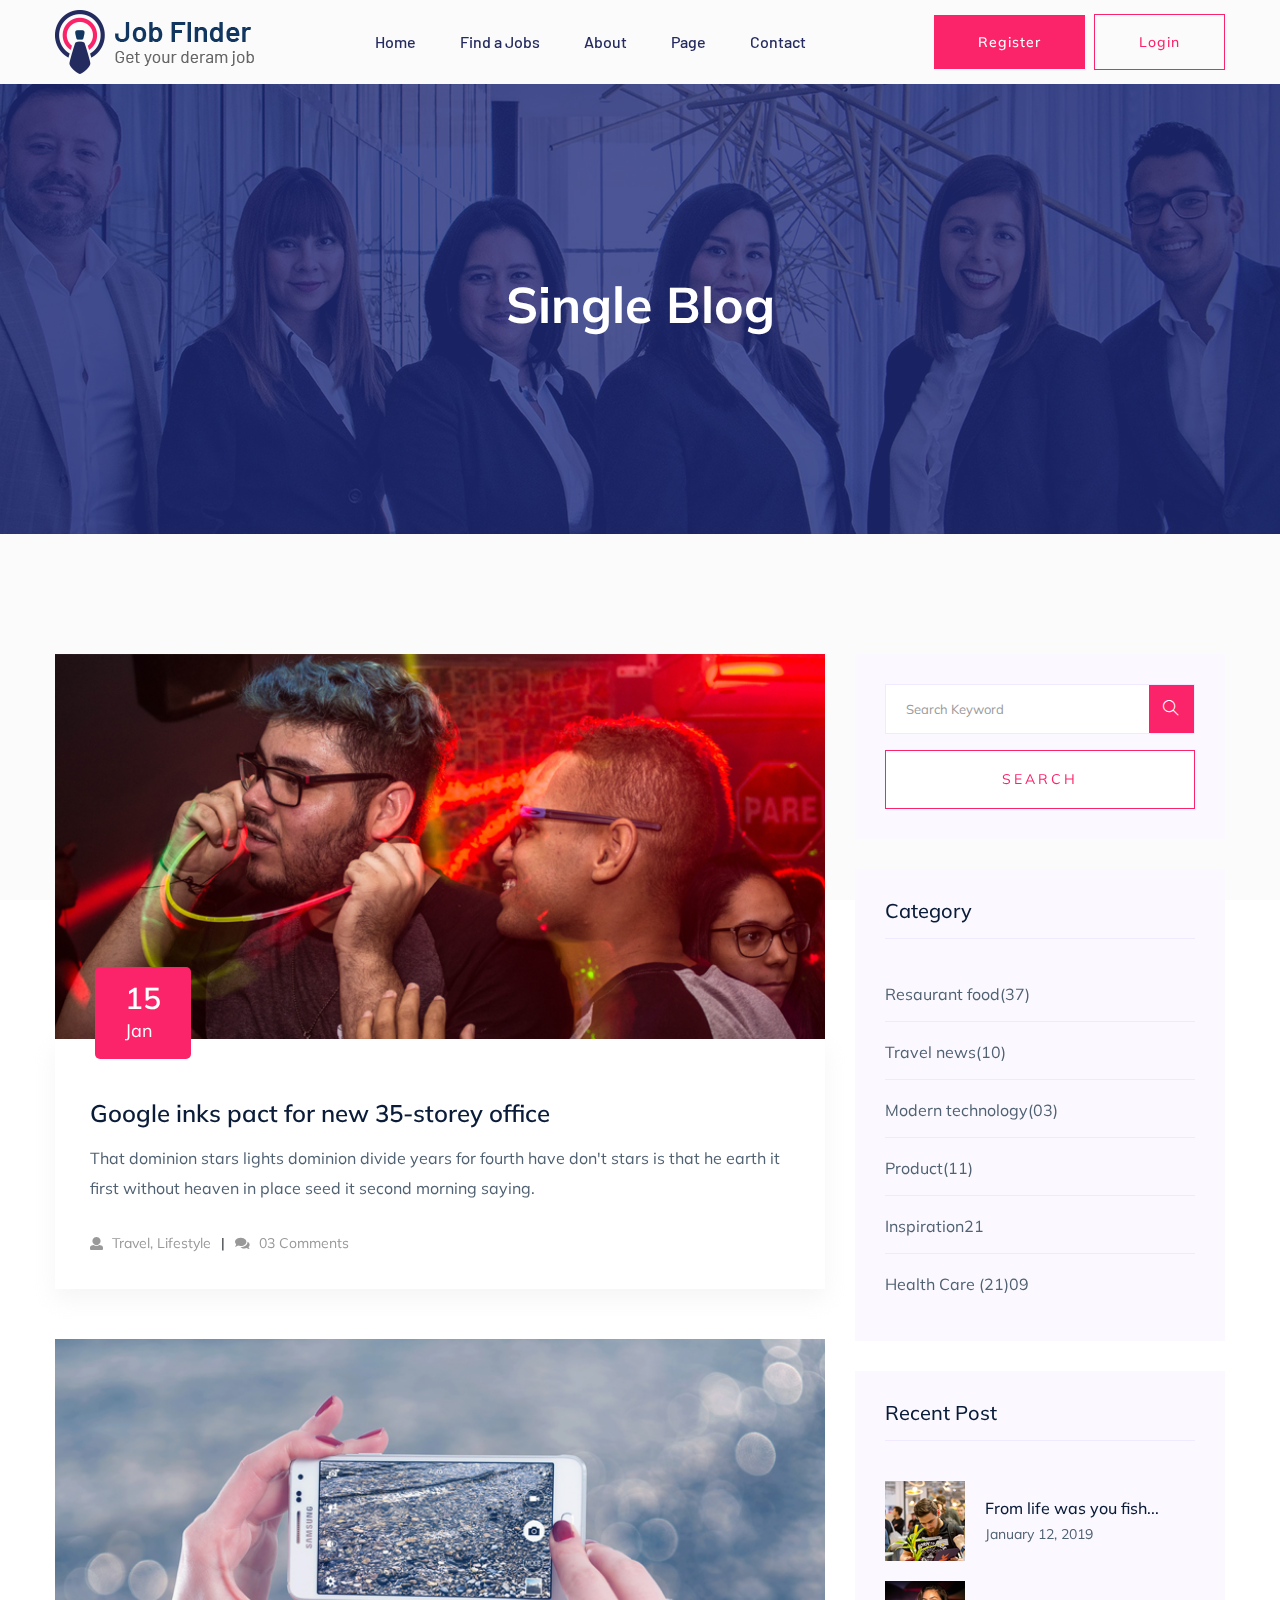
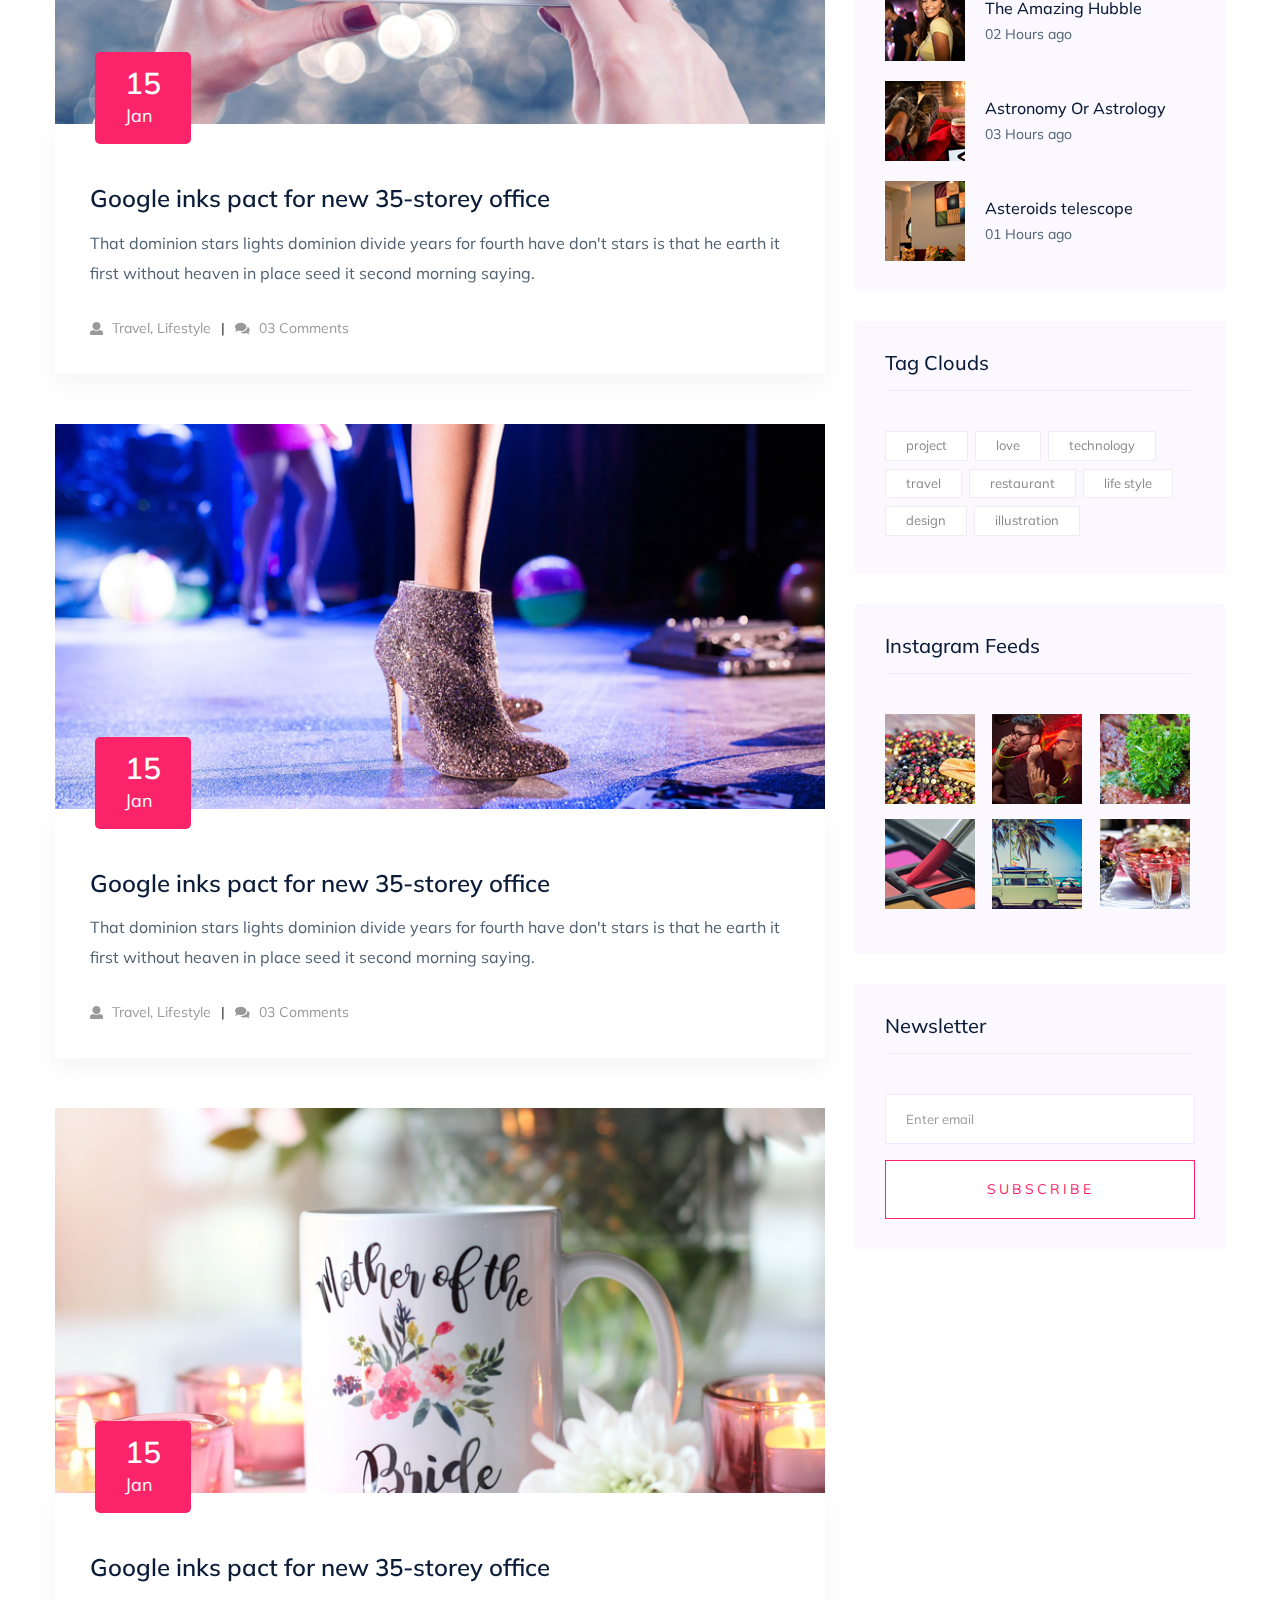
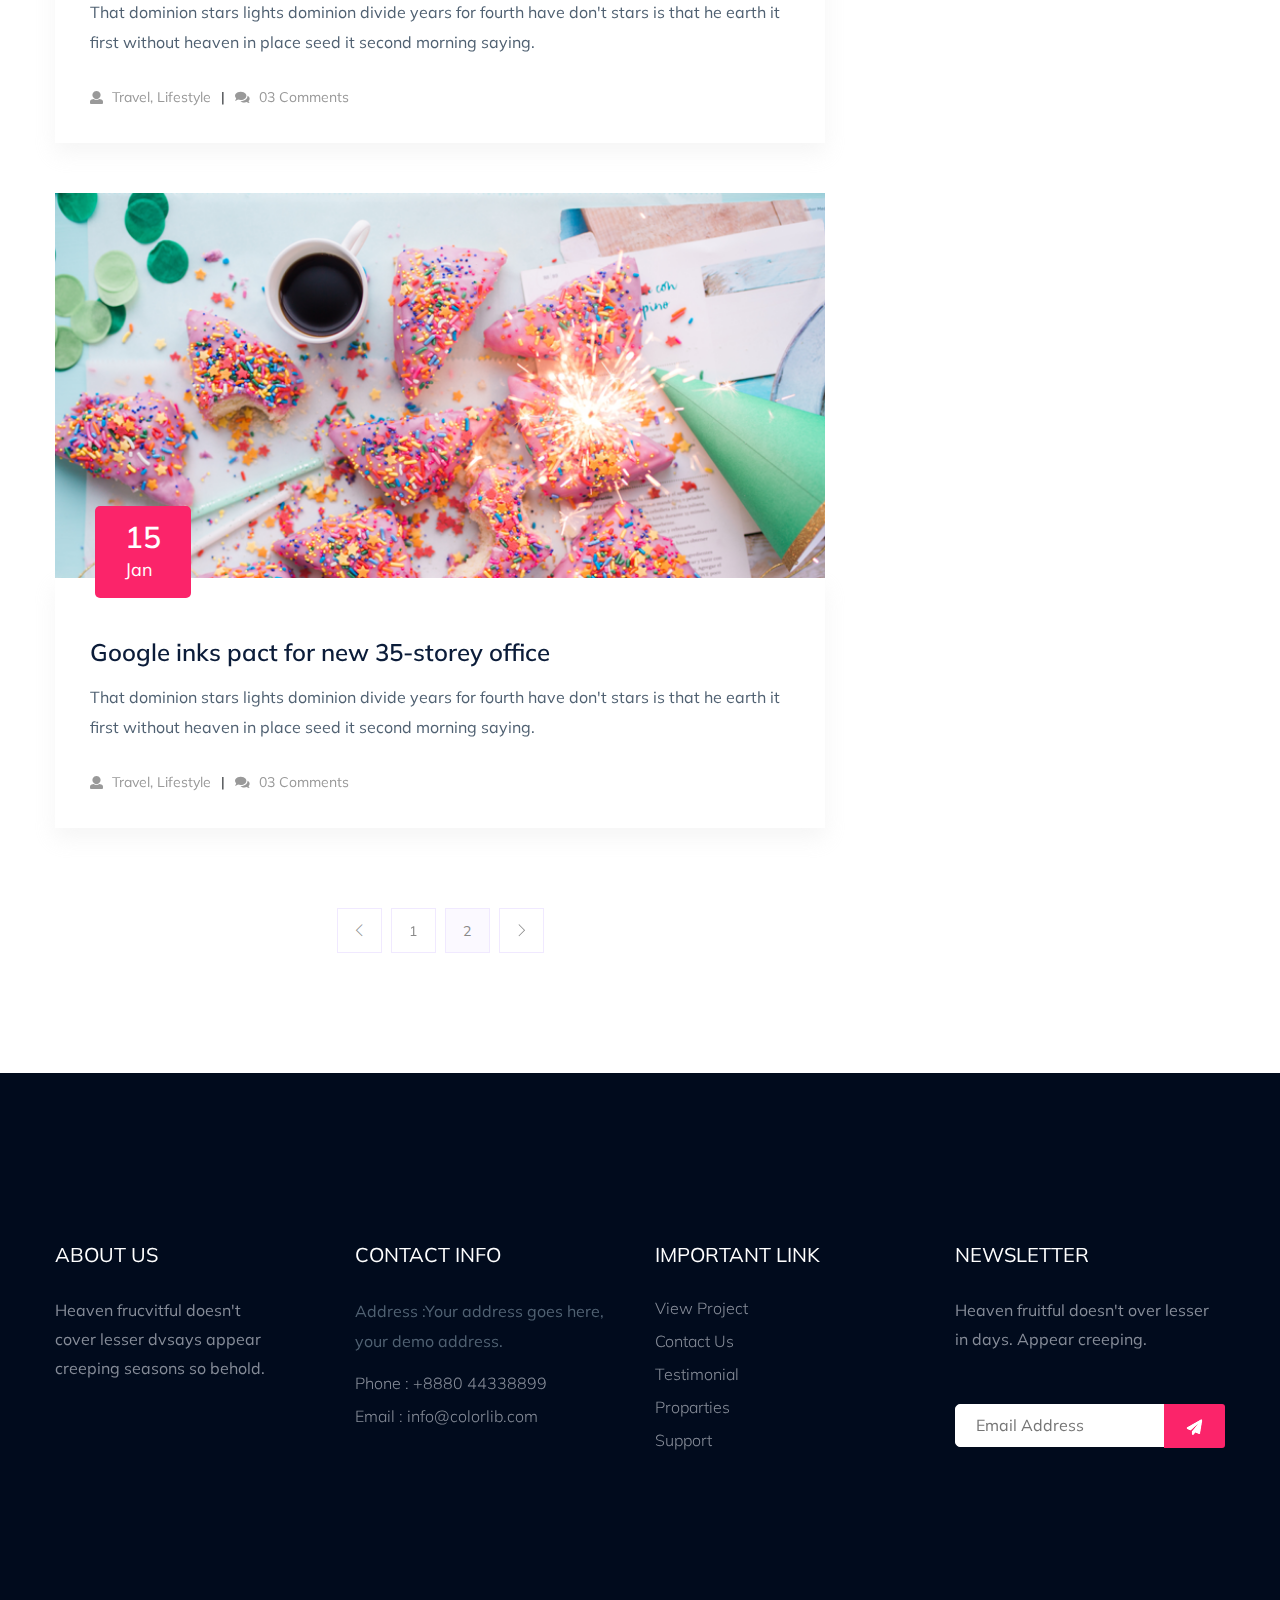
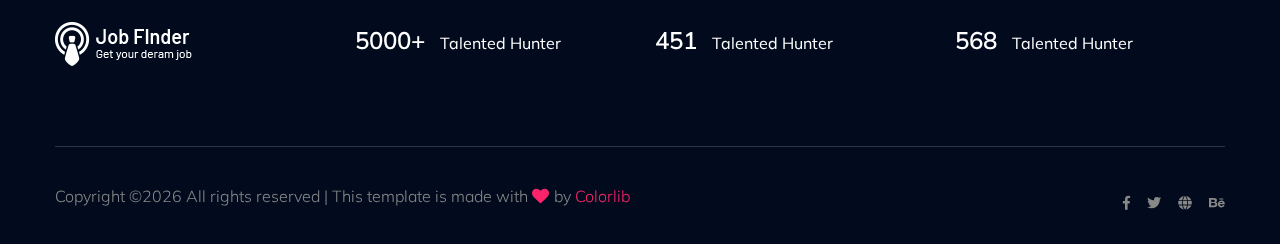
<file: aws/blog.html>
<!doctype html>
<html class="no-js" lang="zxx">

<head>
    <meta charset="utf-8">
    <meta http-equiv="x-ua-compatible" content="ie=edge">
     <title>Job board HTML-5 Template </title>
    <meta name="description" content="">
    <meta name="viewport" content="width=device-width, initial-scale=1">
    <link rel="shortcut icon" type="image/x-icon" href="assets/img/favicon.png">
    
    <!-- CSS here -->
    <link rel="stylesheet" href="assets/css/bootstrap.min.css">
    <link rel="stylesheet" href="assets/css/owl.carousel.min.css">
    <link rel="stylesheet" href="assets/css/slicknav.css">
    <link rel="stylesheet" href="assets/css/animate.min.css">
    <link rel="stylesheet" href="assets/css/price_rangs.css">
    <link rel="stylesheet" href="assets/css/magnific-popup.css">
    <link rel="stylesheet" href="assets/css/fontawesome-all.min.css">
    <link rel="stylesheet" href="assets/css/themify-icons.css">
    <link rel="stylesheet" href="assets/css/themify-icons.css">
    <link rel="stylesheet" href="assets/css/slick.css">
    <link rel="stylesheet" href="assets/css/nice-select.css">
    <link rel="stylesheet" href="assets/css/style.css">
    <link rel="stylesheet" href="assets/css/responsive.css">
</head>

<body>
    <!-- Preloader Start -->
    <div id="preloader-active">
        <div class="preloader d-flex align-items-center justify-content-center">
            <div class="preloader-inner position-relative">
                <div class="preloader-circle"></div>
                <div class="preloader-img pere-text">
                    <img src="assets/img/logo/logo.png" alt="">
                </div>
            </div>
        </div>
    </div>
    <!-- Preloader Start-->
    <header>
        <!-- Header Start -->
        <div class="header-area header-transparrent">
            <div class="headder-top header-sticky">
                <div class="container">
                    <div class="row align-items-center">
                        <div class="col-lg-3 col-md-2">
                            <!-- Logo -->
                            <div class="logo">
                                <a href="index.html"><img src="assets/img/logo/logo.png" alt=""></a>
                            </div>  
                        </div>
                        <div class="col-lg-9 col-md-9">
                            <div class="menu-wrapper">
                                <!-- Main-menu -->
                                <div class="main-menu">
                                    <nav class="d-none d-lg-block">
                                        <ul id="navigation">
                                            <li><a href="index.html">Home</a></li>
                                            <li><a href="job_listing.html">Find a Jobs </a></li>
                                            <li><a href="about.html">About</a></li>
                                            <li><a href="#">Page</a>
                                                <ul class="submenu">
                                                    <li><a href="blog.html">Blog</a></li>
                                                    <li><a href="single-blog.html">Blog Details</a></li>
                                                    <li><a href="elements.html">Elements</a></li>
                                                    <li><a href="job_details.html">job Details</a></li>
                                                </ul>
                                            </li>
                                            <li><a href="contact.html">Contact</a></li>
                                        </ul>
                                    </nav>
                                </div>          
                                <!-- Header-btn -->
                                <div class="header-btn d-none f-right d-lg-block">
                                    <a href="#" class="btn head-btn1">Register</a>
                                    <a href="#" class="btn head-btn2">Login</a>
                                </div>
                            </div>
                        </div>
                        <!-- Mobile Menu -->
                        <div class="col-12">
                            <div class="mobile_menu d-block d-lg-none"></div>
                        </div>
                    </div>
                </div>
            </div>
        </div>
        <!-- Header End -->
    </header>
    <!-- Hero Area Start-->
    <div class="slider-area ">
        <div class="single-slider section-overly slider-height2 d-flex align-items-center" data-background="assets/img/hero/about.jpg">
            <div class="container">
                <div class="row">
                    <div class="col-xl-12">
                        <div class="hero-cap text-center">
                            <h2>Single Blog</h2>
                        </div>
                    </div>
                </div>
            </div>
        </div>
    </div>
    <!-- Hero Area End -->
    <!--================Blog Area =================-->
    <section class="blog_area section-padding">
        <div class="container">
            <div class="row">
                <div class="col-lg-8 mb-5 mb-lg-0">
                    <div class="blog_left_sidebar">
                        <article class="blog_item">
                            <div class="blog_item_img">
                                <img class="card-img rounded-0" src="assets/img/blog/single_blog_1.png" alt="">
                                <a href="#" class="blog_item_date">
                                    <h3>15</h3>
                                    <p>Jan</p>
                                </a>
                            </div>

                            <div class="blog_details">
                                <a class="d-inline-block" href="single-blog.html">
                                    <h2>Google inks pact for new 35-storey office</h2>
                                </a>
                                <p>That dominion stars lights dominion divide years for fourth have don't stars is that
                                    he earth it first without heaven in place seed it second morning saying.</p>
                                <ul class="blog-info-link">
                                    <li><a href="#"><i class="fa fa-user"></i> Travel, Lifestyle</a></li>
                                    <li><a href="#"><i class="fa fa-comments"></i> 03 Comments</a></li>
                                </ul>
                            </div>
                        </article>

                        <article class="blog_item">
                            <div class="blog_item_img">
                                <img class="card-img rounded-0" src="assets/img/blog/single_blog_2.png" alt="">
                                <a href="#" class="blog_item_date">
                                    <h3>15</h3>
                                    <p>Jan</p>
                                </a>
                            </div>

                            <div class="blog_details">
                                <a class="d-inline-block" href="single-blog.html">
                                    <h2>Google inks pact for new 35-storey office</h2>
                                </a>
                                <p>That dominion stars lights dominion divide years for fourth have don't stars is that
                                    he earth it first without heaven in place seed it second morning saying.</p>
                                <ul class="blog-info-link">
                                    <li><a href="#"><i class="fa fa-user"></i> Travel, Lifestyle</a></li>
                                    <li><a href="#"><i class="fa fa-comments"></i> 03 Comments</a></li>
                                </ul>
                            </div>
                        </article>

                        <article class="blog_item">
                            <div class="blog_item_img">
                                <img class="card-img rounded-0" src="assets/img/blog/single_blog_3.png" alt="">
                                <a href="#" class="blog_item_date">
                                    <h3>15</h3>
                                    <p>Jan</p>
                                </a>
                            </div>

                            <div class="blog_details">
                                <a class="d-inline-block" href="single-blog.html">
                                    <h2>Google inks pact for new 35-storey office</h2>
                                </a>
                                <p>That dominion stars lights dominion divide years for fourth have don't stars is that
                                    he earth it first without heaven in place seed it second morning saying.</p>
                                <ul class="blog-info-link">
                                    <li><a href="#"><i class="fa fa-user"></i> Travel, Lifestyle</a></li>
                                    <li><a href="#"><i class="fa fa-comments"></i> 03 Comments</a></li>
                                </ul>
                            </div>
                        </article>

                        <article class="blog_item">
                            <div class="blog_item_img">
                                <img class="card-img rounded-0" src="assets/img/blog/single_blog_4.png" alt="">
                                <a href="#" class="blog_item_date">
                                    <h3>15</h3>
                                    <p>Jan</p>
                                </a>
                            </div>

                            <div class="blog_details">
                                <a class="d-inline-block" href="single-blog.html">
                                    <h2>Google inks pact for new 35-storey office</h2>
                                </a>
                                <p>That dominion stars lights dominion divide years for fourth have don't stars is that
                                    he earth it first without heaven in place seed it second morning saying.</p>
                                <ul class="blog-info-link">
                                    <li><a href="#"><i class="fa fa-user"></i> Travel, Lifestyle</a></li>
                                    <li><a href="#"><i class="fa fa-comments"></i> 03 Comments</a></li>
                                </ul>
                            </div>
                        </article>

                        <article class="blog_item">
                            <div class="blog_item_img">
                                <img class="card-img rounded-0" src="assets/img/blog/single_blog_5.png" alt="">
                                <a href="#" class="blog_item_date">
                                    <h3>15</h3>
                                    <p>Jan</p>
                                </a>
                            </div>

                            <div class="blog_details">
                                <a class="d-inline-block" href="single-blog.html">
                                    <h2>Google inks pact for new 35-storey office</h2>
                                </a>
                                <p>That dominion stars lights dominion divide years for fourth have don't stars is that
                                    he earth it first without heaven in place seed it second morning saying.</p>
                                <ul class="blog-info-link">
                                    <li><a href="#"><i class="fa fa-user"></i> Travel, Lifestyle</a></li>
                                    <li><a href="#"><i class="fa fa-comments"></i> 03 Comments</a></li>
                                </ul>
                            </div>
                        </article>

                        <nav class="blog-pagination justify-content-center d-flex">
                            <ul class="pagination">
                                <li class="page-item">
                                    <a href="#" class="page-link" aria-label="Previous">
                                        <i class="ti-angle-left"></i>
                                    </a>
                                </li>
                                <li class="page-item">
                                    <a href="#" class="page-link">1</a>
                                </li>
                                <li class="page-item active">
                                    <a href="#" class="page-link">2</a>
                                </li>
                                <li class="page-item">
                                    <a href="#" class="page-link" aria-label="Next">
                                        <i class="ti-angle-right"></i>
                                    </a>
                                </li>
                            </ul>
                        </nav>
                    </div>
                </div>
                <div class="col-lg-4">
                    <div class="blog_right_sidebar">
                        <aside class="single_sidebar_widget search_widget">
                            <form action="#">
                                <div class="form-group">
                                    <div class="input-group mb-3">
                                        <input type="text" class="form-control" placeholder='Search Keyword'
                                            onfocus="this.placeholder = ''"
                                            onblur="this.placeholder = 'Search Keyword'">
                                        <div class="input-group-append">
                                            <button class="btns" type="button"><i class="ti-search"></i></button>
                                        </div>
                                    </div>
                                </div>
                                <button class="button rounded-0 primary-bg text-white w-100 btn_1 boxed-btn"
                                    type="submit">Search</button>
                            </form>
                        </aside>

                        <aside class="single_sidebar_widget post_category_widget">
                            <h4 class="widget_title">Category</h4>
                            <ul class="list cat-list">
                                <li>
                                    <a href="#" class="d-flex">
                                        <p>Resaurant food</p>
                                        <p>(37)</p>
                                    </a>
                                </li>
                                <li>
                                    <a href="#" class="d-flex">
                                        <p>Travel news</p>
                                        <p>(10)</p>
                                    </a>
                                </li>
                                <li>
                                    <a href="#" class="d-flex">
                                        <p>Modern technology</p>
                                        <p>(03)</p>
                                    </a>
                                </li>
                                <li>
                                    <a href="#" class="d-flex">
                                        <p>Product</p>
                                        <p>(11)</p>
                                    </a>
                                </li>
                                <li>
                                    <a href="#" class="d-flex">
                                        <p>Inspiration</p>
                                        <p>21</p>
                                    </a>
                                </li>
                                <li>
                                    <a href="#" class="d-flex">
                                        <p>Health Care (21)</p>
                                        <p>09</p>
                                    </a>
                                </li>
                            </ul>
                        </aside>

                        <aside class="single_sidebar_widget popular_post_widget">
                            <h3 class="widget_title">Recent Post</h3>
                            <div class="media post_item">
                                <img src="assets/img/post/post_1.png" alt="post">
                                <div class="media-body">
                                    <a href="single-blog.html">
                                        <h3>From life was you fish...</h3>
                                    </a>
                                    <p>January 12, 2019</p>
                                </div>
                            </div>
                            <div class="media post_item">
                                <img src="assets/img/post/post_2.png" alt="post">
                                <div class="media-body">
                                    <a href="single-blog.html">
                                        <h3>The Amazing Hubble</h3>
                                    </a>
                                    <p>02 Hours ago</p>
                                </div>
                            </div>
                            <div class="media post_item">
                                <img src="assets/img/post/post_3.png" alt="post">
                                <div class="media-body">
                                    <a href="single-blog.html">
                                        <h3>Astronomy Or Astrology</h3>
                                    </a>
                                    <p>03 Hours ago</p>
                                </div>
                            </div>
                            <div class="media post_item">
                                <img src="assets/img/post/post_4.png" alt="post">
                                <div class="media-body">
                                    <a href="single-blog.html">
                                        <h3>Asteroids telescope</h3>
                                    </a>
                                    <p>01 Hours ago</p>
                                </div>
                            </div>
                        </aside>
                        <aside class="single_sidebar_widget tag_cloud_widget">
                            <h4 class="widget_title">Tag Clouds</h4>
                            <ul class="list">
                                <li>
                                    <a href="#">project</a>
                                </li>
                                <li>
                                    <a href="#">love</a>
                                </li>
                                <li>
                                    <a href="#">technology</a>
                                </li>
                                <li>
                                    <a href="#">travel</a>
                                </li>
                                <li>
                                    <a href="#">restaurant</a>
                                </li>
                                <li>
                                    <a href="#">life style</a>
                                </li>
                                <li>
                                    <a href="#">design</a>
                                </li>
                                <li>
                                    <a href="#">illustration</a>
                                </li>
                            </ul>
                        </aside>


                        <aside class="single_sidebar_widget instagram_feeds">
                            <h4 class="widget_title">Instagram Feeds</h4>
                            <ul class="instagram_row flex-wrap">
                                <li>
                                    <a href="#">
                                        <img class="img-fluid" src="assets/img/post/post_5.png" alt="">
                                    </a>
                                </li>
                                <li>
                                    <a href="#">
                                        <img class="img-fluid" src="assets/img/post/post_6.png" alt="">
                                    </a>
                                </li>
                                <li>
                                    <a href="#">
                                        <img class="img-fluid" src="assets/img/post/post_7.png" alt="">
                                    </a>
                                </li>
                                <li>
                                    <a href="#">
                                        <img class="img-fluid" src="assets/img/post/post_8.png" alt="">
                                    </a>
                                </li>
                                <li>
                                    <a href="#">
                                        <img class="img-fluid" src="assets/img/post/post_9.png" alt="">
                                    </a>
                                </li>
                                <li>
                                    <a href="#">
                                        <img class="img-fluid" src="assets/img/post/post_10.png" alt="">
                                    </a>
                                </li>
                            </ul>
                        </aside>


                        <aside class="single_sidebar_widget newsletter_widget">
                            <h4 class="widget_title">Newsletter</h4>

                            <form action="#">
                                <div class="form-group">
                                    <input type="email" class="form-control" onfocus="this.placeholder = ''"
                                        onblur="this.placeholder = 'Enter email'" placeholder='Enter email' required>
                                </div>
                                <button class="button rounded-0 primary-bg text-white w-100 btn_1 boxed-btn"
                                    type="submit">Subscribe</button>
                            </form>
                        </aside>
                    </div>
                </div>
            </div>
        </div>
    </section>
    <!--================Blog Area =================-->
    <footer>
        <!-- Footer Start-->
        <div class="footer-area footer-bg footer-padding">
            <div class="container">
                <div class="row d-flex justify-content-between">
                    <div class="col-xl-3 col-lg-3 col-md-4 col-sm-6">
                        <div class="single-footer-caption mb-50">
                            <div class="single-footer-caption mb-30">
                                <div class="footer-tittle">
                                    <h4>About Us</h4>
                                    <div class="footer-pera">
                                        <p>Heaven frucvitful doesn't cover lesser dvsays appear creeping seasons so behold.</p>
                                </div>
                                </div>
                            </div>

                        </div>
                    </div>
                    <div class="col-xl-3 col-lg-3 col-md-4 col-sm-5">
                        <div class="single-footer-caption mb-50">
                            <div class="footer-tittle">
                                <h4>Contact Info</h4>
                                <ul>
                                    <li>
                                    <p>Address :Your address goes
                                        here, your demo address.</p>
                                    </li>
                                    <li><a href="#">Phone : +8880 44338899</a></li>
                                    <li><a href="#">Email : info@colorlib.com</a></li>
                                </ul>
                            </div>

                        </div>
                    </div>
                    <div class="col-xl-3 col-lg-3 col-md-4 col-sm-5">
                        <div class="single-footer-caption mb-50">
                            <div class="footer-tittle">
                                <h4>Important Link</h4>
                                <ul>
                                    <li><a href="#"> View Project</a></li>
                                    <li><a href="#">Contact Us</a></li>
                                    <li><a href="#">Testimonial</a></li>
                                    <li><a href="#">Proparties</a></li>
                                    <li><a href="#">Support</a></li>
                                </ul>
                            </div>
                        </div>
                    </div>
                    <div class="col-xl-3 col-lg-3 col-md-4 col-sm-5">
                        <div class="single-footer-caption mb-50">
                            <div class="footer-tittle">
                                <h4>Newsletter</h4>
                                <div class="footer-pera footer-pera2">
                                    <p>Heaven fruitful doesn't over lesser in days. Appear creeping.</p>
                                </div>
                                <!-- Form -->
                                <div class="footer-form" >
                                    <div id="mc_embed_signup">
                                        <form target="_blank" action="https://spondonit.us12.list-manage.com/subscribe/post?u=1462626880ade1ac87bd9c93a&amp;id=92a4423d01"
                                        method="get" class="subscribe_form relative mail_part">
                                            <input type="email" name="email" id="newsletter-form-email" placeholder="Email Address"
                                            class="placeholder hide-on-focus" onfocus="this.placeholder = ''"
                                            onblur="this.placeholder = ' Email Address '">
                                            <div class="form-icon">
                                                <button type="submit" name="submit" id="newsletter-submit"
                                                class="email_icon newsletter-submit button-contactForm"><img src="assets/img/icon/form.png" alt=""></button>
                                            </div>
                                            <div class="mt-10 info"></div>
                                        </form>
                                    </div>
                                </div>
                            </div>
                        </div>
                    </div>
                </div>
                <!--  -->
                <div class="row footer-wejed justify-content-between">
                        <div class="col-xl-3 col-lg-3 col-md-4 col-sm-6">
                            <!-- logo -->
                            <div class="footer-logo mb-20">
                            <a href="index.html"><img src="assets/img/logo/logo2_footer.png" alt=""></a>
                            </div>
                        </div>
                        <div class="col-xl-3 col-lg-3 col-md-4 col-sm-5">
                        <div class="footer-tittle-bottom">
                            <span>5000+</span>
                            <p>Talented Hunter</p>
                        </div>
                        </div>
                        <div class="col-xl-3 col-lg-3 col-md-4 col-sm-5">
                            <div class="footer-tittle-bottom">
                                <span>451</span>
                                <p>Talented Hunter</p>
                            </div>
                        </div>
                        <div class="col-xl-3 col-lg-3 col-md-4 col-sm-5">
                            <!-- Footer Bottom Tittle -->
                            <div class="footer-tittle-bottom">
                                <span>568</span>
                                <p>Talented Hunter</p>
                            </div>
                        </div>
                </div>
            </div>
        </div>
        <!-- footer-bottom area -->
        <div class="footer-bottom-area footer-bg">
            <div class="container">
                <div class="footer-border">
                        <div class="row d-flex justify-content-between align-items-center">
                            <div class="col-xl-10 col-lg-10 ">
                                <div class="footer-copy-right">
                                    <p><!-- Link back to Colorlib can't be removed. Template is licensed under CC BY 3.0. -->
  Copyright &copy;<script>document.write(new Date().getFullYear());</script> All rights reserved | This template is made with <i class="fa fa-heart" aria-hidden="true"></i> by <a href="https://colorlib.com" target="_blank">Colorlib</a>
  <!-- Link back to Colorlib can't be removed. Template is licensed under CC BY 3.0. --></p>
                                </div>
                            </div>
                            <div class="col-xl-2 col-lg-2">
                                <div class="footer-social f-right">
                                    <a href="#"><i class="fab fa-facebook-f"></i></a>
                                    <a href="#"><i class="fab fa-twitter"></i></a>
                                    <a href="#"><i class="fas fa-globe"></i></a>
                                    <a href="#"><i class="fab fa-behance"></i></a>
                                </div>
                            </div>
                        </div>
                </div>
            </div>
        </div>
        <!-- Footer End-->
    </footer>

    <!-- JS here -->
	
		<!-- All JS Custom Plugins Link Here here -->
        <script src="./assets/js/vendor/modernizr-3.5.0.min.js"></script>
		<!-- Jquery, Popper, Bootstrap -->
		<script src="./assets/js/vendor/jquery-1.12.4.min.js"></script>
        <script src="./assets/js/popper.min.js"></script>
        <script src="./assets/js/bootstrap.min.js"></script>
	    <!-- Jquery Mobile Menu -->
        <script src="./assets/js/jquery.slicknav.min.js"></script>

		<!-- Jquery Slick , Owl-Carousel Plugins -->
        <script src="./assets/js/owl.carousel.min.js"></script>
        <script src="./assets/js/slick.min.js"></script>
        <script src="./assets/js/price_rangs.js"></script>

		<!-- One Page, Animated-HeadLin -->
        <script src="./assets/js/wow.min.js"></script>
		<script src="./assets/js/animated.headline.js"></script>
		
		<!-- Scrollup, nice-select, sticky -->
        <script src="./assets/js/jquery.scrollUp.min.js"></script>
        <script src="./assets/js/jquery.nice-select.min.js"></script>
		<script src="./assets/js/jquery.sticky.js"></script>
        <script src="./assets/js/jquery.magnific-popup.js"></script>

        <!-- contact js -->
        <script src="./assets/js/contact.js"></script>
        <script src="./assets/js/jquery.form.js"></script>
        <script src="./assets/js/jquery.validate.min.js"></script>
        <script src="./assets/js/mail-script.js"></script>
        <script src="./assets/js/jquery.ajaxchimp.min.js"></script>
        
		<!-- Jquery Plugins, main Jquery -->	
        <script src="./assets/js/plugins.js"></script>
        <script src="./assets/js/main.js"></script>

</body>
</html>
</file>
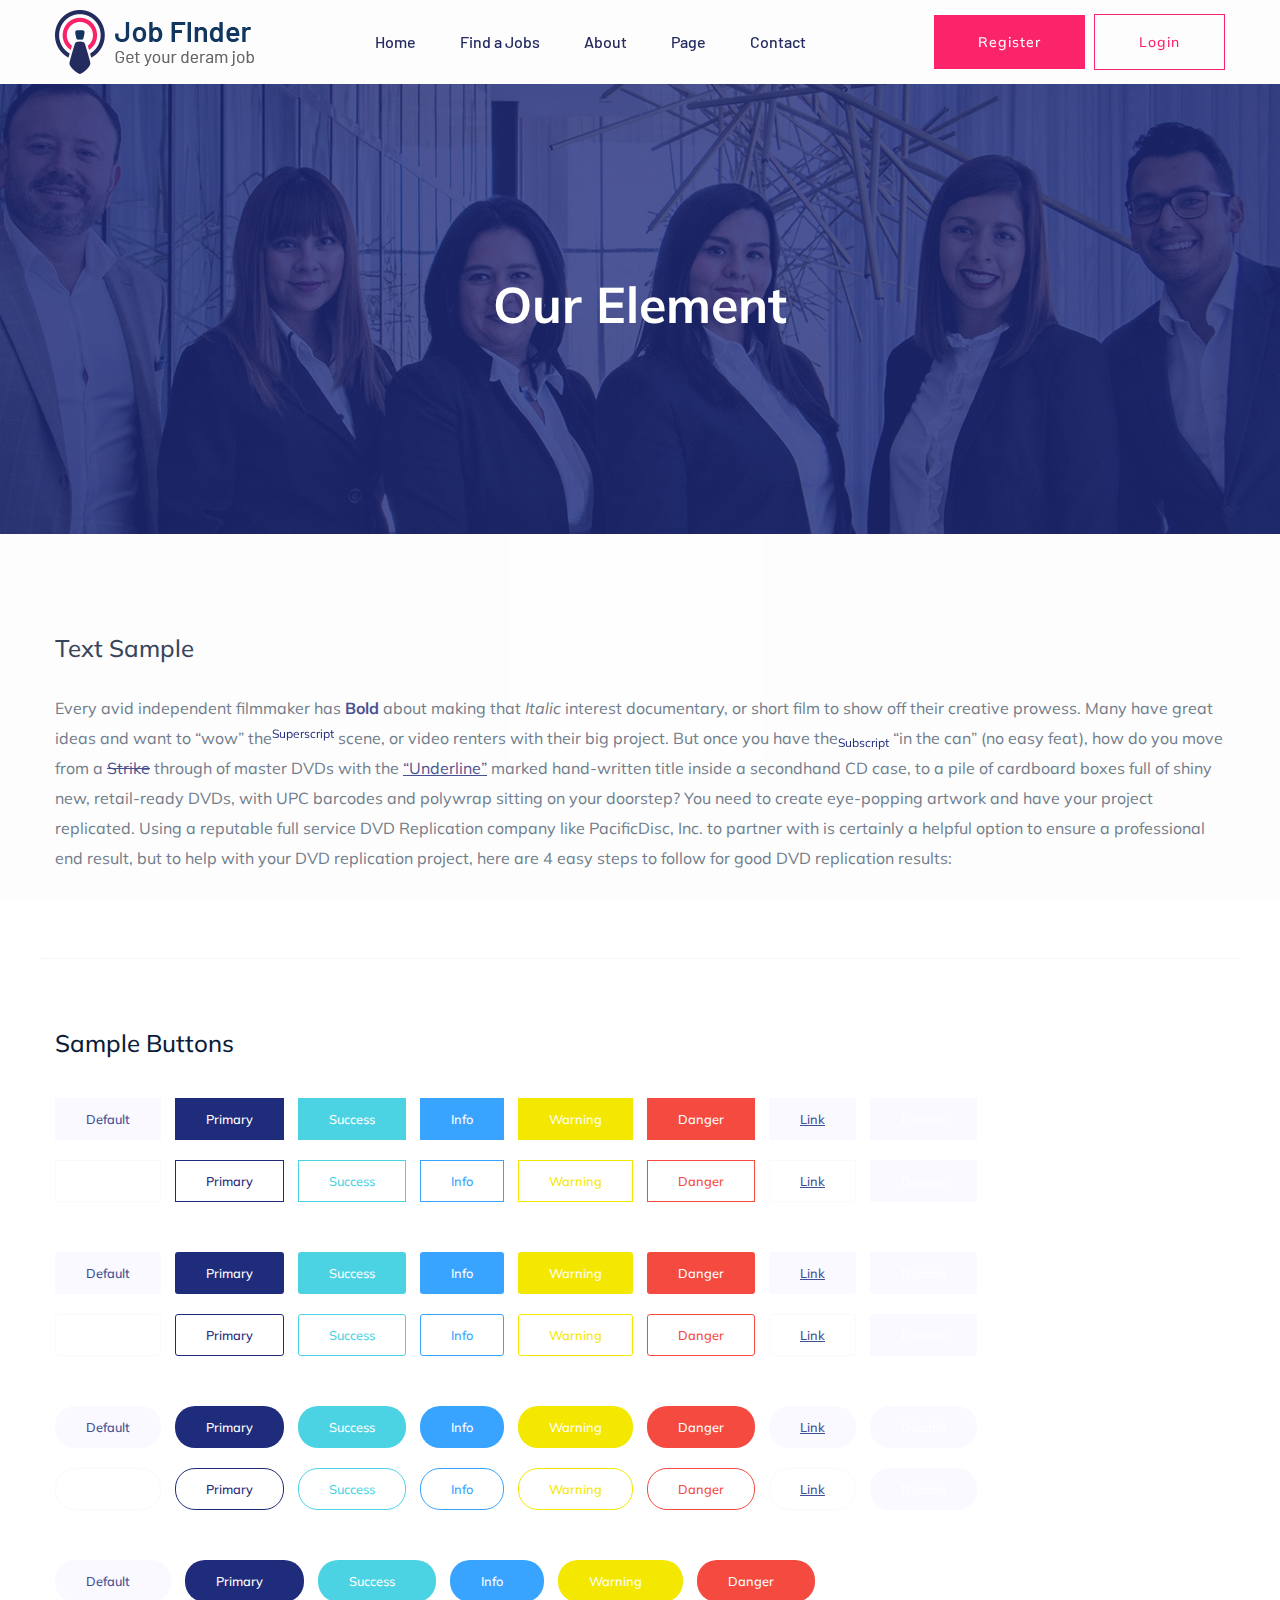
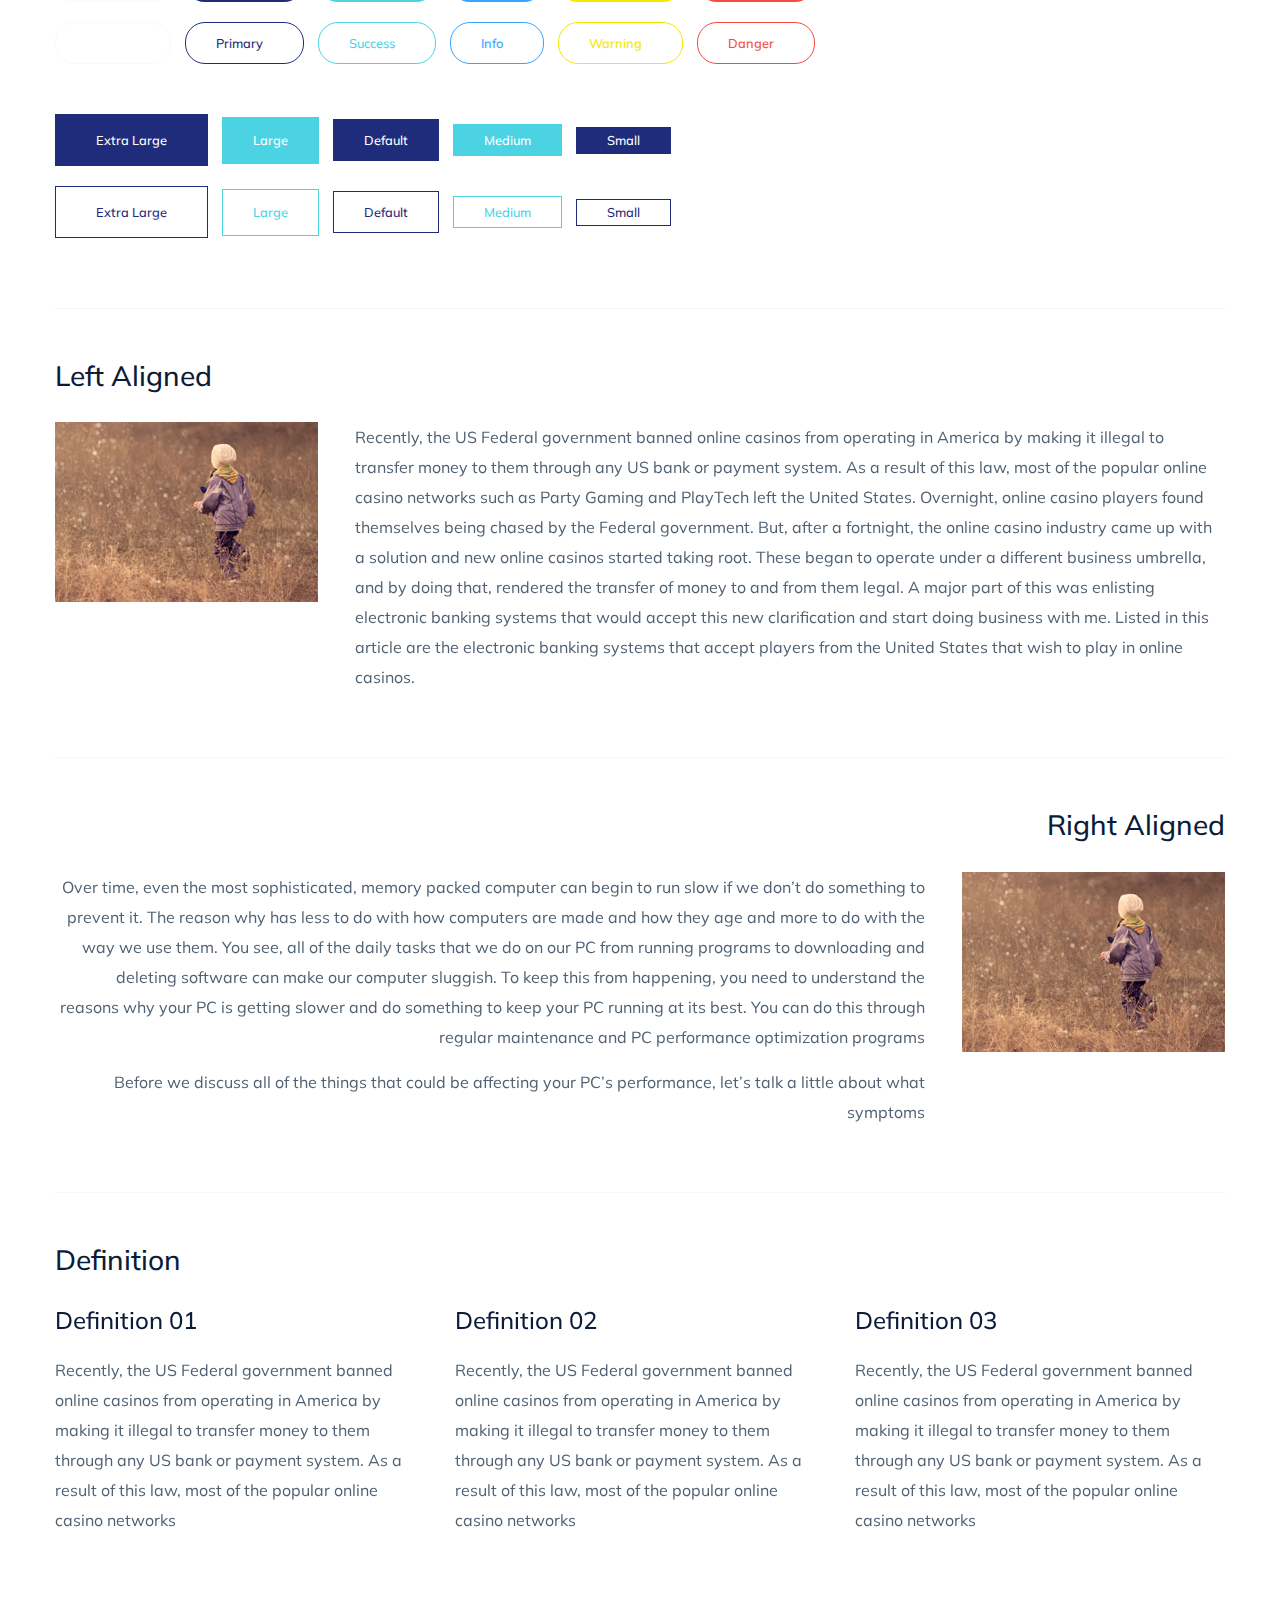
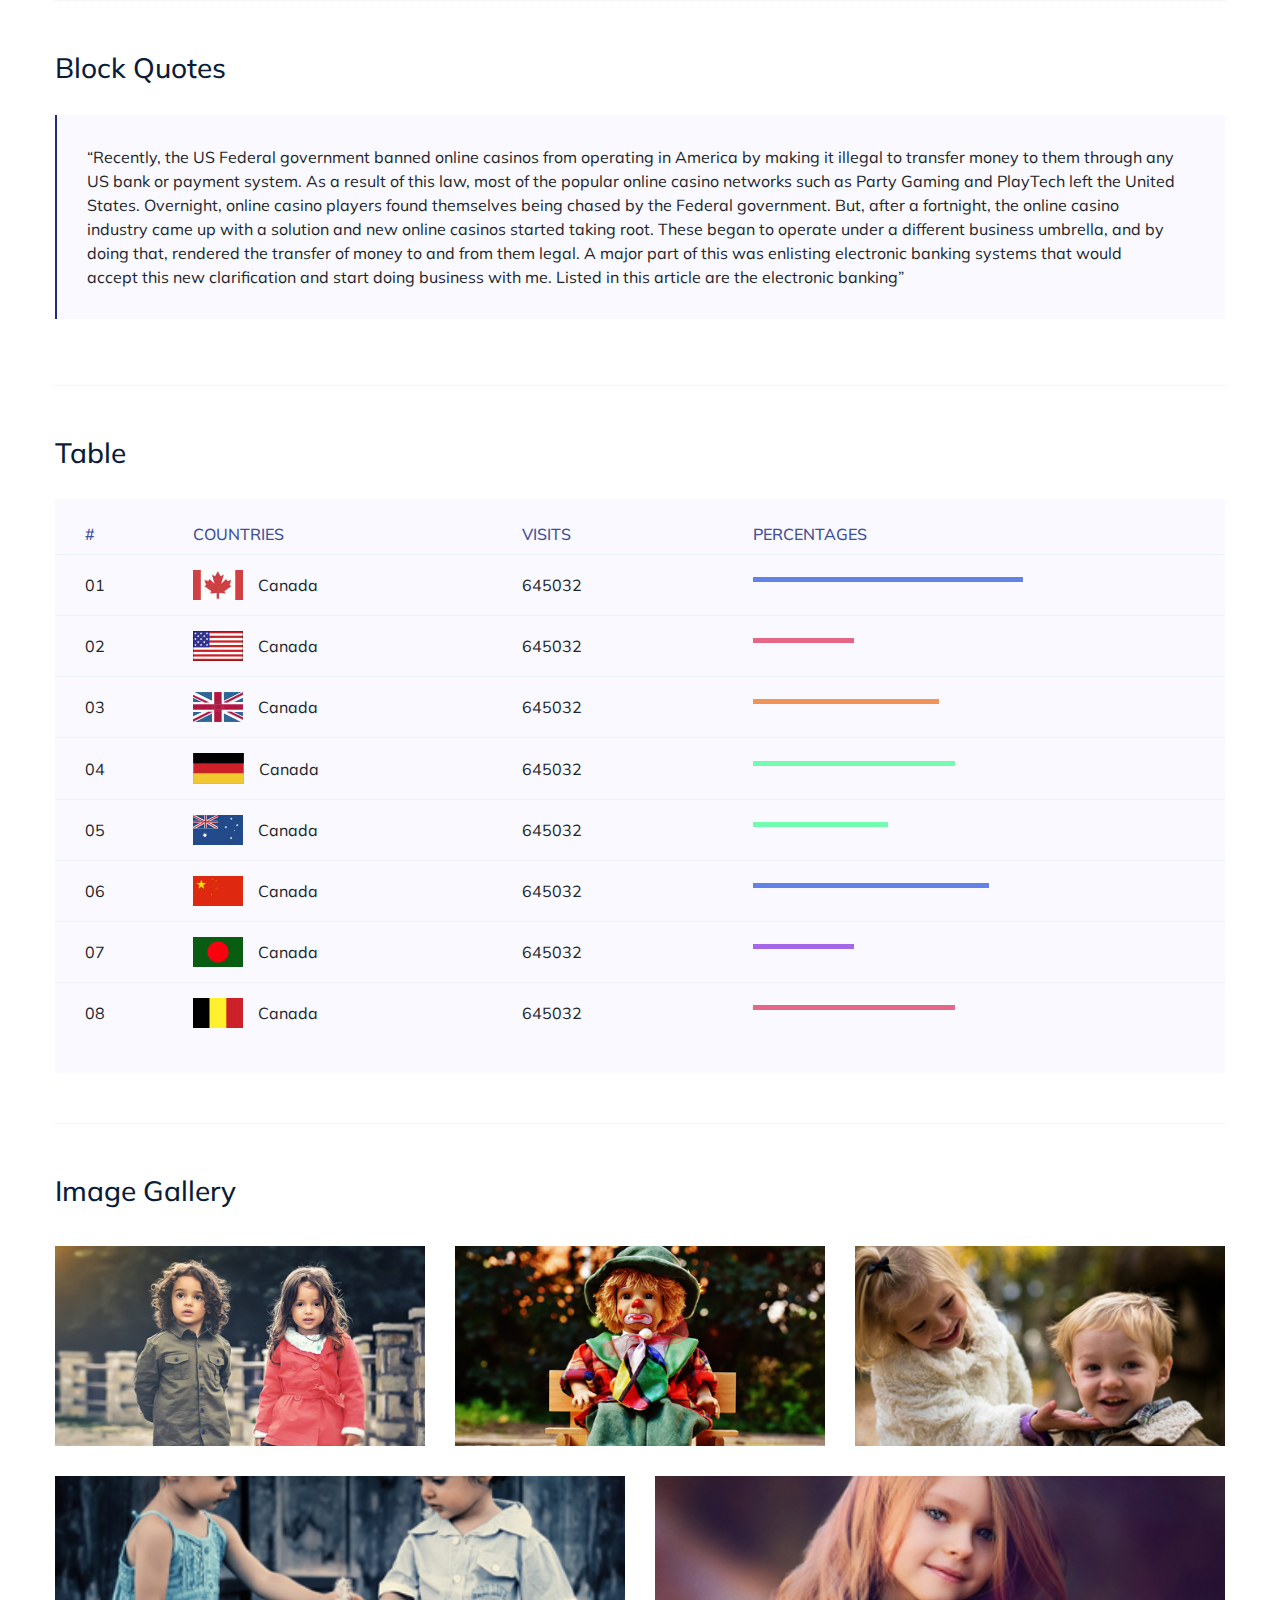
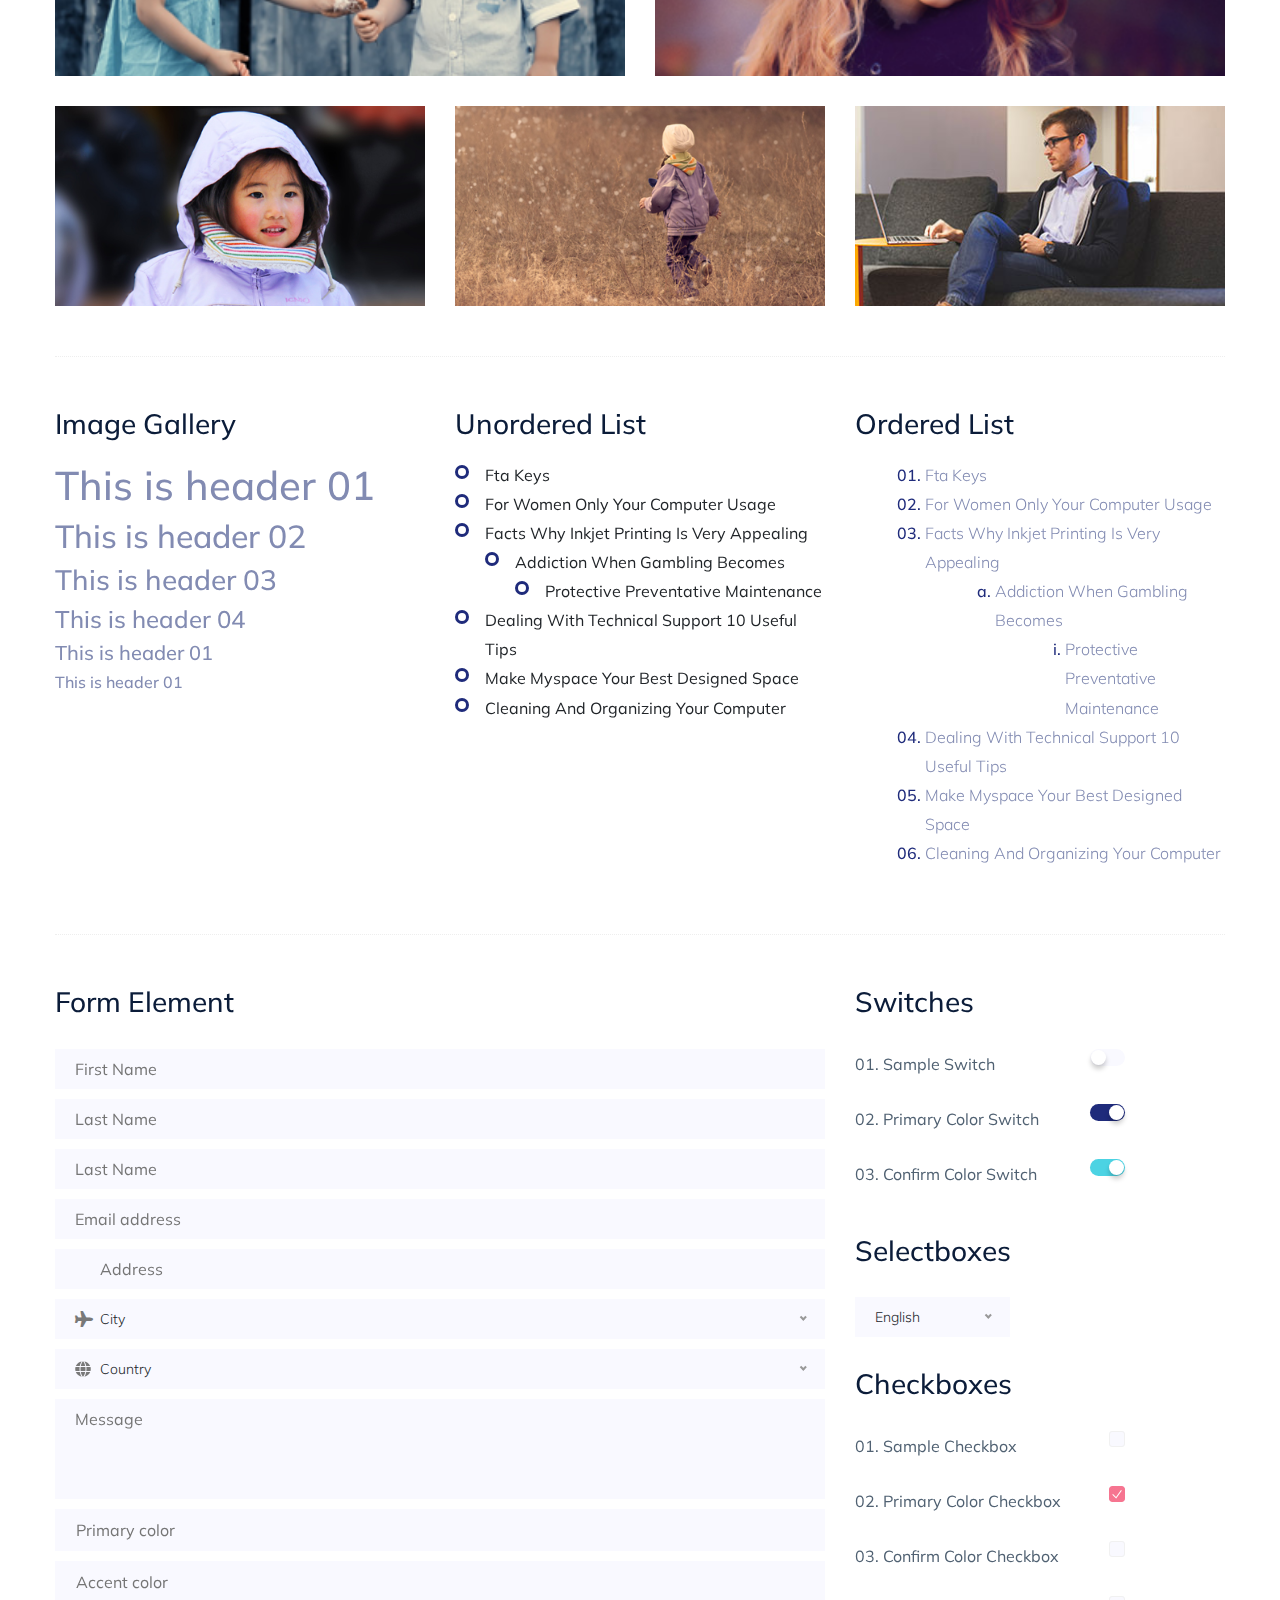
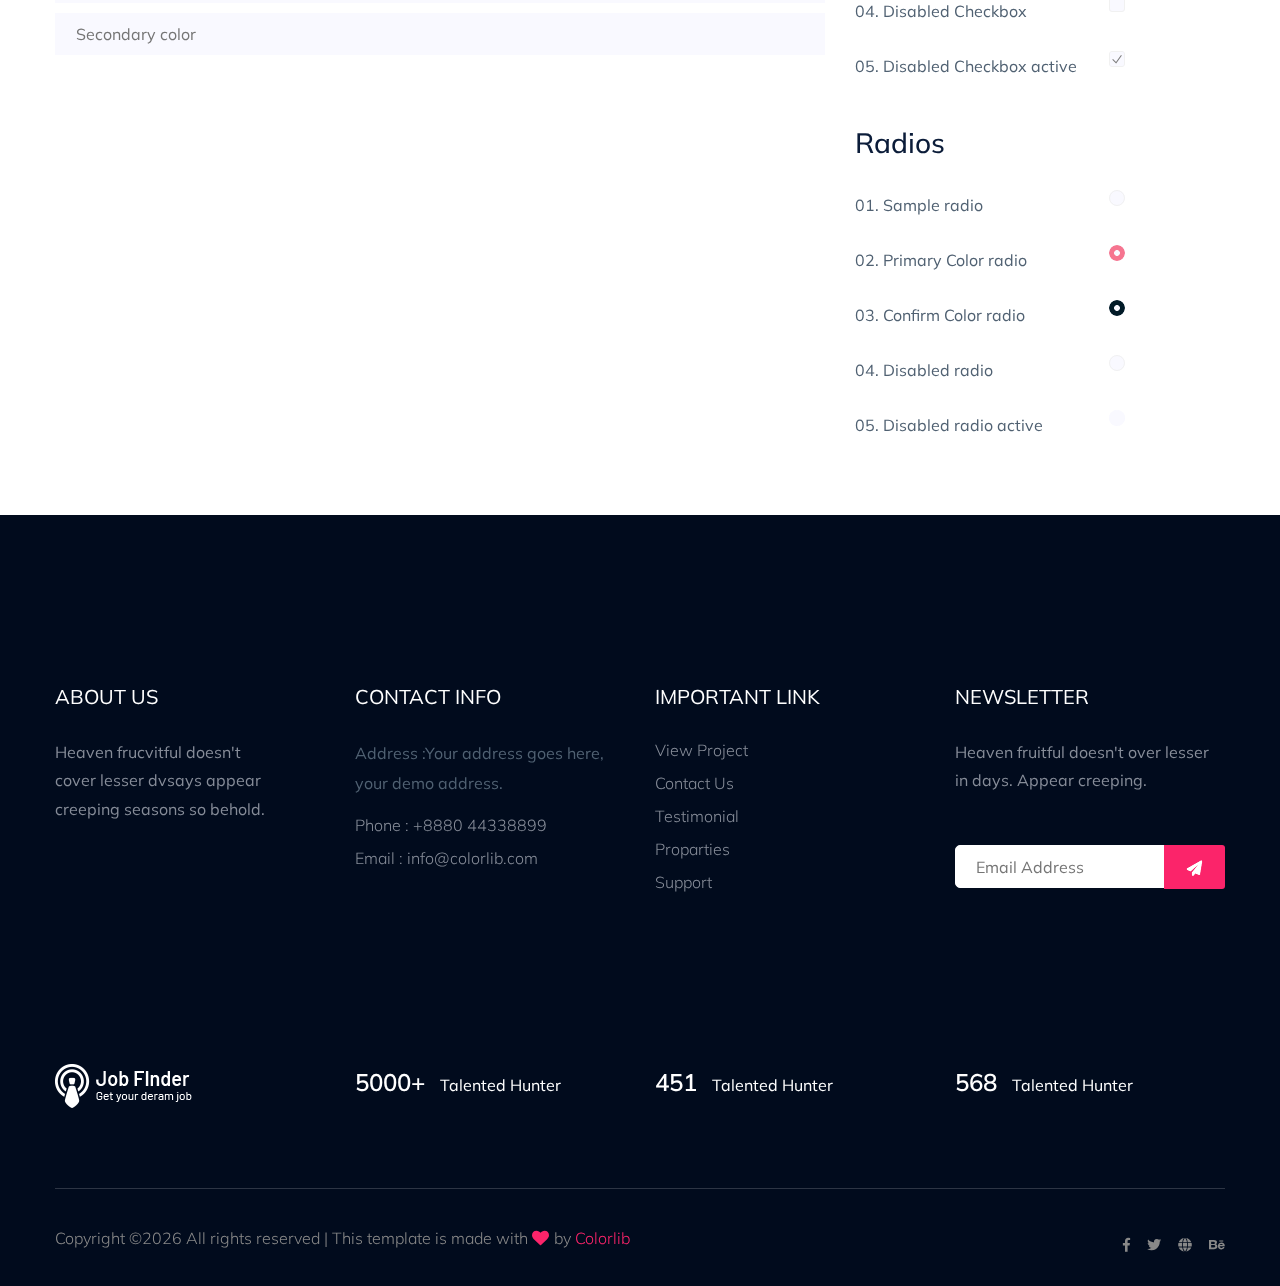
<file: aws/elements.html>
<!doctype html>
<html class="no-js" lang="zxx">

<head>
	<meta charset="utf-8">
	<meta http-equiv="x-ua-compatible" content="ie=edge">
	<title>Job board HTML-5 Template </title>
	<meta name="description" content="">
	<meta name="viewport" content="width=device-width, initial-scale=1">
	<link rel="shortcut icon" type="image/x-icon" href="assets/img/favicon.png">
	
	<!-- CSS here -->
		<link rel="stylesheet" href="assets/css/bootstrap.min.css">
		<link rel="stylesheet" href="assets/css/owl.carousel.min.css">
		<link rel="stylesheet" href="assets/css/slicknav.css">
		<link rel="stylesheet" href="assets/css/price_rangs.css">
		<link rel="stylesheet" href="assets/css/animate.min.css">
		<link rel="stylesheet" href="assets/css/magnific-popup.css">
		<link rel="stylesheet" href="assets/css/fontawesome-all.min.css">
		<link rel="stylesheet" href="assets/css/themify-icons.css">
		<link rel="stylesheet" href="assets/css/slick.css">
		<link rel="stylesheet" href="assets/css/nice-select.css">
		<link rel="stylesheet" href="assets/css/style.css">
		<link rel="stylesheet" href="assets/css/responsive.css">
</head>

<body>
	
    <!-- Preloader Start -->
    <div id="preloader-active">
        <div class="preloader d-flex align-items-center justify-content-center">
            <div class="preloader-inner position-relative">
                <div class="preloader-circle"></div>
                <div class="preloader-img pere-text">
                    <img src="assets/img/logo/logo.png" alt="">
                </div>
            </div>
        </div>
    </div>
    <!-- Preloader Start -->
    <header>
        <!-- Header Start -->
       <div class="header-area header-transparrent">
           <div class="headder-top header-sticky">
                <div class="container">
                    <div class="row align-items-center">
                        <div class="col-lg-3 col-md-2">
                            <!-- Logo -->
                            <div class="logo">
                                <a href="index.html"><img src="assets/img/logo/logo.png" alt=""></a>
                            </div>  
                        </div>
                        <div class="col-lg-9 col-md-9">
                            <div class="menu-wrapper">
                                <!-- Main-menu -->
                                <div class="main-menu">
                                    <nav class="d-none d-lg-block">
                                        <ul id="navigation">
                                            <li><a href="index.html">Home</a></li>
                                            <li><a href="job_listing.html">Find a Jobs </a></li>
                                            <li><a href="about.html">About</a></li>
                                            <li><a href="#">Page</a>
                                                <ul class="submenu">
                                                    <li><a href="blog.html">Blog</a></li>
                                                    <li><a href="single-blog.html">Blog Details</a></li>
                                                    <li><a href="elements.html">Elements</a></li>
                                                    <li><a href="job_details.html">job Details</a></li>
                                                </ul>
                                            </li>
                                            <li><a href="contact.html">Contact</a></li>
                                        </ul>
                                    </nav>
                                </div>          
                                <!-- Header-btn -->
                                <div class="header-btn d-none f-right d-lg-block">
                                    <a href="#" class="btn head-btn1">Register</a>
                                    <a href="#" class="btn head-btn2">Login</a>
                                </div>
                            </div>
                        </div>
                        <!-- Mobile Menu -->
                        <div class="col-12">
                            <div class="mobile_menu d-block d-lg-none"></div>
                        </div>
                    </div>
                </div>
           </div>
       </div>
        <!-- Header End -->
    </header>
	<!-- Hero Area Start-->
	<div class="slider-area ">
		<div class="single-slider section-overly slider-height2 d-flex align-items-center" data-background="assets/img/hero/about.jpg">
			<div class="container">
				<div class="row">
					<div class="col-xl-12">
						<div class="hero-cap text-center">
							<h2>Our Element</h2>
						</div>
					</div>
				</div>
			</div>
		</div>
	</div>
	<!-- Hero Area End -->
	<!-- Start Sample Area -->
	<section class="sample-text-area">
		<div class="container box_1170">
			<h3 class="text-heading">Text Sample</h3>
			<p class="sample-text">
				Every avid independent filmmaker has <b>Bold</b> about making that <i>Italic</i> interest documentary,
				or short
				film to show off their creative prowess. Many have great ideas and want to “wow”
				the<sup>Superscript</sup> scene,
				or video renters with their big project. But once you have the<sub>Subscript</sub> “in the can” (no easy
				feat), how
				do you move from a <del>Strike</del> through of master DVDs with the <u>“Underline”</u> marked
				hand-written title
				inside a secondhand CD case, to a pile of cardboard boxes full of shiny new, retail-ready DVDs, with UPC
				barcodes
				and polywrap sitting on your doorstep? You need to create eye-popping artwork and have your project
				replicated.
				Using a reputable full service DVD Replication company like PacificDisc, Inc. to partner with is
				certainly a
				helpful option to ensure a professional end result, but to help with your DVD replication project, here
				are 4 easy
				steps to follow for good DVD replication results:

			</p>
		</div>
	</section>
	<!-- End Sample Area -->
	<!-- Start Button -->
	<section class="button-area">
		<div class="container box_1170 border-top-generic">
			<h3 class="text-heading">Sample Buttons</h3>
			<div class="button-group-area">
				<a href="#" class="genric-btn default">Default</a>
				<a href="#" class="genric-btn primary">Primary</a>
				<a href="#" class="genric-btn success">Success</a>
				<a href="#" class="genric-btn info">Info</a>
				<a href="#" class="genric-btn warning">Warning</a>
				<a href="#" class="genric-btn danger">Danger</a>
				<a href="#" class="genric-btn link">Link</a>
				<a href="#" class="genric-btn disable">Disable</a>
			</div>
			<div class="button-group-area mt-10">
				<a href="#" class="genric-btn default-border">Default</a>
				<a href="#" class="genric-btn primary-border">Primary</a>
				<a href="#" class="genric-btn success-border">Success</a>
				<a href="#" class="genric-btn info-border">Info</a>
				<a href="#" class="genric-btn warning-border">Warning</a>
				<a href="#" class="genric-btn danger-border">Danger</a>
				<a href="#" class="genric-btn link-border">Link</a>
				<a href="#" class="genric-btn disable">Disable</a>
			</div>
			<div class="button-group-area mt-40">
				<a href="#" class="genric-btn default radius">Default</a>
				<a href="#" class="genric-btn primary radius">Primary</a>
				<a href="#" class="genric-btn success radius">Success</a>
				<a href="#" class="genric-btn info radius">Info</a>
				<a href="#" class="genric-btn warning radius">Warning</a>
				<a href="#" class="genric-btn danger radius">Danger</a>
				<a href="#" class="genric-btn link radius">Link</a>
				<a href="#" class="genric-btn disable radius">Disable</a>
			</div>
			<div class="button-group-area mt-10">
				<a href="#" class="genric-btn default-border radius">Default</a>
				<a href="#" class="genric-btn primary-border radius">Primary</a>
				<a href="#" class="genric-btn success-border radius">Success</a>
				<a href="#" class="genric-btn info-border radius">Info</a>
				<a href="#" class="genric-btn warning-border radius">Warning</a>
				<a href="#" class="genric-btn danger-border radius">Danger</a>
				<a href="#" class="genric-btn link-border radius">Link</a>
				<a href="#" class="genric-btn disable radius">Disable</a>
			</div>
			<div class="button-group-area mt-40">
				<a href="#" class="genric-btn default circle">Default</a>
				<a href="#" class="genric-btn primary circle">Primary</a>
				<a href="#" class="genric-btn success circle">Success</a>
				<a href="#" class="genric-btn info circle">Info</a>
				<a href="#" class="genric-btn warning circle">Warning</a>
				<a href="#" class="genric-btn danger circle">Danger</a>
				<a href="#" class="genric-btn link circle">Link</a>
				<a href="#" class="genric-btn disable circle">Disable</a>
			</div>
			<div class="button-group-area mt-10">
				<a href="#" class="genric-btn default-border circle">Default</a>
				<a href="#" class="genric-btn primary-border circle">Primary</a>
				<a href="#" class="genric-btn success-border circle">Success</a>
				<a href="#" class="genric-btn info-border circle">Info</a>
				<a href="#" class="genric-btn warning-border circle">Warning</a>
				<a href="#" class="genric-btn danger-border circle">Danger</a>
				<a href="#" class="genric-btn link-border circle">Link</a>
				<a href="#" class="genric-btn disable circle">Disable</a>
			</div>
			<div class="button-group-area mt-40">
				<a href="#" class="genric-btn default circle arrow">Default<span class="lnr lnr-arrow-right"></span></a>
				<a href="#" class="genric-btn primary circle arrow">Primary<span class="lnr lnr-arrow-right"></span></a>
				<a href="#" class="genric-btn success circle arrow">Success<span class="lnr lnr-arrow-right"></span></a>
				<a href="#" class="genric-btn info circle arrow">Info<span class="lnr lnr-arrow-right"></span></a>
				<a href="#" class="genric-btn warning circle arrow">Warning<span class="lnr lnr-arrow-right"></span></a>
				<a href="#" class="genric-btn danger circle arrow">Danger<span class="lnr lnr-arrow-right"></span></a>
			</div>
			<div class="button-group-area mt-10">
				<a href="#" class="genric-btn default-border circle arrow">Default<span
						class="lnr lnr-arrow-right"></span></a>
				<a href="#" class="genric-btn primary-border circle arrow">Primary<span
						class="lnr lnr-arrow-right"></span></a>
				<a href="#" class="genric-btn success-border circle arrow">Success<span
						class="lnr lnr-arrow-right"></span></a>
				<a href="#" class="genric-btn info-border circle arrow">Info<span
						class="lnr lnr-arrow-right"></span></a>
				<a href="#" class="genric-btn warning-border circle arrow">Warning<span
						class="lnr lnr-arrow-right"></span></a>
				<a href="#" class="genric-btn danger-border circle arrow">Danger<span
						class="lnr lnr-arrow-right"></span></a>
			</div>
			<div class="button-group-area mt-40">
				<a href="#" class="genric-btn primary e-large">Extra Large</a>
				<a href="#" class="genric-btn success large">Large</a>
				<a href="#" class="genric-btn primary">Default</a>
				<a href="#" class="genric-btn success medium">Medium</a>
				<a href="#" class="genric-btn primary small">Small</a>
			</div>
			<div class="button-group-area mt-10">
				<a href="#" class="genric-btn primary-border e-large">Extra Large</a>
				<a href="#" class="genric-btn success-border large">Large</a>
				<a href="#" class="genric-btn primary-border">Default</a>
				<a href="#" class="genric-btn success-border medium">Medium</a>
				<a href="#" class="genric-btn primary-border small">Small</a>
			</div>
		</div>
	</section>
	<!-- End Button -->
	<!-- Start Align Area -->
	<div class="whole-wrap">
		<div class="container box_1170">
			<div class="section-top-border">
				<h3 class="mb-30">Left Aligned</h3>
				<div class="row">
					<div class="col-md-3">
						<img src="assets/img/elements/d.jpg" alt="" class="img-fluid">
					</div>
					<div class="col-md-9 mt-sm-20">
						<p>Recently, the US Federal government banned online casinos from operating in America by making
							it illegal to
							transfer money to them through any US bank or payment system. As a result of this law, most
							of the popular
							online casino networks such as Party Gaming and PlayTech left the United States. Overnight,
							online casino
							players found themselves being chased by the Federal government. But, after a fortnight, the
							online casino
							industry came up with a solution and new online casinos started taking root. These began to
							operate under a
							different business umbrella, and by doing that, rendered the transfer of money to and from
							them legal. A major
							part of this was enlisting electronic banking systems that would accept this new
							clarification and start doing
							business with me. Listed in this article are the electronic banking systems that accept
							players from the United
							States that wish to play in online casinos.</p>
					</div>
				</div>
			</div>
			<div class="section-top-border text-right">
				<h3 class="mb-30">Right Aligned</h3>
				<div class="row">
					<div class="col-md-9">
						<p class="text-right">Over time, even the most sophisticated, memory packed computer can begin
							to run slow if we
							don’t do something to prevent it. The reason why has less to do with how computers are made
							and how they age and
							more to do with the way we use them. You see, all of the daily tasks that we do on our PC
							from running programs
							to downloading and deleting software can make our computer sluggish. To keep this from
							happening, you need to
							understand the reasons why your PC is getting slower and do something to keep your PC
							running at its best. You
							can do this through regular maintenance and PC performance optimization programs</p>
						<p class="text-right">Before we discuss all of the things that could be affecting your PC’s
							performance, let’s
							talk a little about what symptoms</p>
					</div>
					<div class="col-md-3">
						<img src="assets/img/elements/d.jpg" alt="" class="img-fluid">
					</div>
				</div>
			</div>
			<div class="section-top-border">
				<h3 class="mb-30">Definition</h3>
				<div class="row">
					<div class="col-md-4">
						<div class="single-defination">
							<h4 class="mb-20">Definition 01</h4>
							<p>Recently, the US Federal government banned online casinos from operating in America by
								making it illegal to
								transfer money to them through any US bank or payment system. As a result of this law,
								most of the popular
								online casino networks</p>
						</div>
					</div>
					<div class="col-md-4">
						<div class="single-defination">
							<h4 class="mb-20">Definition 02</h4>
							<p>Recently, the US Federal government banned online casinos from operating in America by
								making it illegal to
								transfer money to them through any US bank or payment system. As a result of this law,
								most of the popular
								online casino networks</p>
						</div>
					</div>
					<div class="col-md-4">
						<div class="single-defination">
							<h4 class="mb-20">Definition 03</h4>
							<p>Recently, the US Federal government banned online casinos from operating in America by
								making it illegal to
								transfer money to them through any US bank or payment system. As a result of this law,
								most of the popular
								online casino networks</p>
						</div>
					</div>
				</div>
			</div>
			<div class="section-top-border">
				<h3 class="mb-30">Block Quotes</h3>
				<div class="row">
					<div class="col-lg-12">
						<blockquote class="generic-blockquote">
							“Recently, the US Federal government banned online casinos from operating in America by
							making it illegal to
							transfer money to them through any US bank or payment system. As a result of this law, most
							of the popular
							online casino networks such as Party Gaming and PlayTech left the United States. Overnight,
							online casino
							players found themselves being chased by the Federal government. But, after a fortnight, the
							online casino
							industry came up with a solution and new online casinos started taking root. These began to
							operate under a
							different business umbrella, and by doing that, rendered the transfer of money to and from
							them legal. A major
							part of this was enlisting electronic banking systems that would accept this new
							clarification and start doing
							business with me. Listed in this article are the electronic banking”
						</blockquote>
					</div>
				</div>
			</div>
			<div class="section-top-border">
				<h3 class="mb-30">Table</h3>
				<div class="progress-table-wrap">
					<div class="progress-table">
						<div class="table-head">
							<div class="serial">#</div>
							<div class="country">Countries</div>
							<div class="visit">Visits</div>
							<div class="percentage">Percentages</div>
						</div>
						<div class="table-row">
							<div class="serial">01</div>
							<div class="country"> <img src="assets/img/elements/f1.jpg" alt="flag">Canada</div>
							<div class="visit">645032</div>
							<div class="percentage">
								<div class="progress">
									<div class="progress-bar color-1" role="progressbar" style="width: 80%"
										aria-valuenow="80" aria-valuemin="0" aria-valuemax="100"></div>
								</div>
							</div>
						</div>
						<div class="table-row">
							<div class="serial">02</div>
							<div class="country"> <img src="assets/img/elements/f2.jpg" alt="flag">Canada</div>
							<div class="visit">645032</div>
							<div class="percentage">
								<div class="progress">
									<div class="progress-bar color-2" role="progressbar" style="width: 30%"
										aria-valuenow="30" aria-valuemin="0" aria-valuemax="100"></div>
								</div>
							</div>
						</div>
						<div class="table-row">
							<div class="serial">03</div>
							<div class="country"> <img src="assets/img/elements/f3.jpg" alt="flag">Canada</div>
							<div class="visit">645032</div>
							<div class="percentage">
								<div class="progress">
									<div class="progress-bar color-3" role="progressbar" style="width: 55%"
										aria-valuenow="55" aria-valuemin="0" aria-valuemax="100"></div>
								</div>
							</div>
						</div>
						<div class="table-row">
							<div class="serial">04</div>
							<div class="country"> <img src="assets/img/elements/f4.jpg" alt="flag">Canada</div>
							<div class="visit">645032</div>
							<div class="percentage">
								<div class="progress">
									<div class="progress-bar color-4" role="progressbar" style="width: 60%"
										aria-valuenow="60" aria-valuemin="0" aria-valuemax="100"></div>
								</div>
							</div>
						</div>
						<div class="table-row">
							<div class="serial">05</div>
							<div class="country"> <img src="assets/img/elements/f5.jpg" alt="flag">Canada</div>
							<div class="visit">645032</div>
							<div class="percentage">
								<div class="progress">
									<div class="progress-bar color-5" role="progressbar" style="width: 40%"
										aria-valuenow="40" aria-valuemin="0" aria-valuemax="100"></div>
								</div>
							</div>
						</div>
						<div class="table-row">
							<div class="serial">06</div>
							<div class="country"> <img src="assets/img/elements/f6.jpg" alt="flag">Canada</div>
							<div class="visit">645032</div>
							<div class="percentage">
								<div class="progress">
									<div class="progress-bar color-6" role="progressbar" style="width: 70%"
										aria-valuenow="70" aria-valuemin="0" aria-valuemax="100"></div>
								</div>
							</div>
						</div>
						<div class="table-row">
							<div class="serial">07</div>
							<div class="country"> <img src="assets/img/elements/f7.jpg" alt="flag">Canada</div>
							<div class="visit">645032</div>
							<div class="percentage">
								<div class="progress">
									<div class="progress-bar color-7" role="progressbar" style="width: 30%"
										aria-valuenow="30" aria-valuemin="0" aria-valuemax="100"></div>
								</div>
							</div>
						</div>
						<div class="table-row">
							<div class="serial">08</div>
							<div class="country"> <img src="assets/img/elements/f8.jpg" alt="flag">Canada</div>
							<div class="visit">645032</div>
							<div class="percentage">
								<div class="progress">
									<div class="progress-bar color-8" role="progressbar" style="width: 60%"
										aria-valuenow="60" aria-valuemin="0" aria-valuemax="100"></div>
								</div>
							</div>
						</div>
					</div>
				</div>
			</div>
			<div class="section-top-border">
				<h3>Image Gallery</h3>
				<div class="row gallery-item">
					<div class="col-md-4">
						<a href="assets/img/elements/g1.jpg" class="img-pop-up">
							<div class="single-gallery-image" style="background: url(assets/img/elements/g1.jpg);"></div>
						</a>
					</div>
					<div class="col-md-4">
						<a href="assets/img/elements/g2.jpg" class="img-pop-up">
							<div class="single-gallery-image" style="background: url(assets/img/elements/g2.jpg);"></div>
						</a>
					</div>
					<div class="col-md-4">
						<a href="assets/img/elements/g3.jpg" class="img-pop-up">
							<div class="single-gallery-image" style="background: url(assets/img/elements/g3.jpg);"></div>
						</a>
					</div>
					<div class="col-md-6">
						<a href="assets/img/elements/g4.jpg" class="img-pop-up">
							<div class="single-gallery-image" style="background: url(assets/img/elements/g4.jpg);"></div>
						</a>
					</div>
					<div class="col-md-6">
						<a href="assets/img/elements/g5.jpg" class="img-pop-up">
							<div class="single-gallery-image" style="background: url(assets/img/elements/g5.jpg);"></div>
						</a>
					</div>
					<div class="col-md-4">
						<a href="assets/img/elements/g6.jpg" class="img-pop-up">
							<div class="single-gallery-image" style="background: url(assets/img/elements/g6.jpg);"></div>
						</a>
					</div>
					<div class="col-md-4">
						<a href="assets/img/elements/g7.jpg" class="img-pop-up">
							<div class="single-gallery-image" style="background: url(assets/img/elements/g7.jpg);"></div>
						</a>
					</div>
					<div class="col-md-4">
						<a href="assets/img/elements/g8.jpg" class="img-pop-up">
							<div class="single-gallery-image" style="background: url(assets/img/elements/g8.jpg);"></div>
						</a>
					</div>
				</div>
			</div>
			<div class="section-top-border">
				<div class="row">
					<div class="col-md-4">
						<h3 class="mb-20">Image Gallery</h3>
						<div class="typography">
							<h1>This is header 01</h1>
							<h2>This is header 02</h2>
							<h3>This is header 03</h3>
							<h4>This is header 04</h4>
							<h5>This is header 01</h5>
							<h6>This is header 01</h6>
						</div>
					</div>
					<div class="col-md-4 mt-sm-30">
						<h3 class="mb-20">Unordered List</h3>
						<div class="">
							<ul class="unordered-list">
								<li>Fta Keys</li>
								<li>For Women Only Your Computer Usage</li>
								<li>Facts Why Inkjet Printing Is Very Appealing
									<ul>
										<li>Addiction When Gambling Becomes
											<ul>
												<li>Protective Preventative Maintenance</li>
											</ul>
										</li>
									</ul>
								</li>
								<li>Dealing With Technical Support 10 Useful Tips</li>
								<li>Make Myspace Your Best Designed Space</li>
								<li>Cleaning And Organizing Your Computer</li>
							</ul>
						</div>
					</div>
					<div class="col-md-4 mt-sm-30">
						<h3 class="mb-20">Ordered List</h3>
						<div class="">
							<ol class="ordered-list">
								<li><span>Fta Keys</span></li>
								<li><span>For Women Only Your Computer Usage</span></li>
								<li><span>Facts Why Inkjet Printing Is Very Appealing</span>
									<ol class="ordered-list-alpha">
										<li><span>Addiction When Gambling Becomes</span>
											<ol class="ordered-list-roman">
												<li><span>Protective Preventative Maintenance</span></li>
											</ol>
										</li>
									</ol>
								</li>
								<li><span>Dealing With Technical Support 10 Useful Tips</span></li>
								<li><span>Make Myspace Your Best Designed Space</span></li>
								<li><span>Cleaning And Organizing Your Computer</span></li>
							</ol>
						</div>
					</div>
				</div>
			</div>
			<div class="section-top-border">
				<div class="row">
					<div class="col-lg-8 col-md-8">
						<h3 class="mb-30">Form Element</h3>
						<form action="#">
							<div class="mt-10">
								<input type="text" name="first_name" placeholder="First Name"
									onfocus="this.placeholder = ''" onblur="this.placeholder = 'First Name'" required
									class="single-input">
							</div>
							<div class="mt-10">
								<input type="text" name="last_name" placeholder="Last Name"
									onfocus="this.placeholder = ''" onblur="this.placeholder = 'Last Name'" required
									class="single-input">
							</div>
							<div class="mt-10">
								<input type="text" name="last_name" placeholder="Last Name"
									onfocus="this.placeholder = ''" onblur="this.placeholder = 'Last Name'" required
									class="single-input">
							</div>
							<div class="mt-10">
								<input type="email" name="EMAIL" placeholder="Email address"
									onfocus="this.placeholder = ''" onblur="this.placeholder = 'Email address'" required
									class="single-input">
							</div>
							<div class="input-group-icon mt-10">
								<div class="icon"><i class="fa fa-thumb-tack" aria-hidden="true"></i></div>
								<input type="text" name="address" placeholder="Address" onfocus="this.placeholder = ''"
									onblur="this.placeholder = 'Address'" required class="single-input">
							</div>
							<div class="input-group-icon mt-10">
								<div class="icon"><i class="fa fa-plane" aria-hidden="true"></i></div>
								<div class="form-select" id="default-select"">
											<select>
												<option value=" 1">City</option>
									<option value="1">Dhaka</option>
									<option value="1">Dilli</option>
									<option value="1">Newyork</option>
									<option value="1">Islamabad</option>
									</select>
								</div>
							</div>
							<div class="input-group-icon mt-10">
								<div class="icon"><i class="fa fa-globe" aria-hidden="true"></i></div>
								<div class="form-select" id="default-select"">
											<select>
												<option value=" 1">Country</option>
									<option value="1">Bangladesh</option>
									<option value="1">India</option>
									<option value="1">England</option>
									<option value="1">Srilanka</option>
									</select>
								</div>
							</div>

							<div class="mt-10">
								<textarea class="single-textarea" placeholder="Message" onfocus="this.placeholder = ''"
									onblur="this.placeholder = 'Message'" required></textarea>
							</div>
							<!-- For Gradient Border Use -->
							<!-- <div class="mt-10">
										<div class="primary-input">
											<input id="primary-input" type="text" name="first_name" placeholder="Primary color" onfocus="this.placeholder = ''" onblur="this.placeholder = 'Primary color'">
											<label for="primary-input"></label>
										</div>
									</div> -->
							<div class="mt-10">
								<input type="text" name="first_name" placeholder="Primary color"
									onfocus="this.placeholder = ''" onblur="this.placeholder = 'Primary color'" required
									class="single-input-primary">
							</div>
							<div class="mt-10">
								<input type="text" name="first_name" placeholder="Accent color"
									onfocus="this.placeholder = ''" onblur="this.placeholder = 'Accent color'" required
									class="single-input-accent">
							</div>
							<div class="mt-10">
								<input type="text" name="first_name" placeholder="Secondary color"
									onfocus="this.placeholder = ''" onblur="this.placeholder = 'Secondary color'"
									required class="single-input-secondary">
							</div>
						</form>
					</div>
					<div class="col-lg-3 col-md-4 mt-sm-30">
						<div class="single-element-widget">
							<h3 class="mb-30">Switches</h3>
							<div class="switch-wrap d-flex justify-content-between">
								<p>01. Sample Switch</p>
								<div class="primary-switch">
									<input type="checkbox" id="default-switch">
									<label for="default-switch"></label>
								</div>
							</div>
							<div class="switch-wrap d-flex justify-content-between">
								<p>02. Primary Color Switch</p>
								<div class="primary-switch">
									<input type="checkbox" id="primary-switch" checked>
									<label for="primary-switch"></label>
								</div>
							</div>
							<div class="switch-wrap d-flex justify-content-between">
								<p>03. Confirm Color Switch</p>
								<div class="confirm-switch">
									<input type="checkbox" id="confirm-switch" checked>
									<label for="confirm-switch"></label>
								</div>
							</div>
						</div>
						<div class="single-element-widget mt-30">
							<h3 class="mb-30">Selectboxes</h3>
							<div class="default-select" id="default-select"">
										<select>
											<option value=" 1">English</option>
								<option value="1">Spanish</option>
								<option value="1">Arabic</option>
								<option value="1">Portuguise</option>
								<option value="1">Bengali</option>
								</select>
							</div>
						</div>
						<div class="single-element-widget mt-30">
							<h3 class="mb-30">Checkboxes</h3>
							<div class="switch-wrap d-flex justify-content-between">
								<p>01. Sample Checkbox</p>
								<div class="primary-checkbox">
									<input type="checkbox" id="default-checkbox">
									<label for="default-checkbox"></label>
								</div>
							</div>
							<div class="switch-wrap d-flex justify-content-between">
								<p>02. Primary Color Checkbox</p>
								<div class="primary-checkbox">
									<input type="checkbox" id="primary-checkbox" checked>
									<label for="primary-checkbox"></label>
								</div>
							</div>
							<div class="switch-wrap d-flex justify-content-between">
								<p>03. Confirm Color Checkbox</p>
								<div class="confirm-checkbox">
									<input type="checkbox" id="confirm-checkbox">
									<label for="confirm-checkbox"></label>
								</div>
							</div>
							<div class="switch-wrap d-flex justify-content-between">
								<p>04. Disabled Checkbox</p>
								<div class="disabled-checkbox">
									<input type="checkbox" id="disabled-checkbox" disabled>
									<label for="disabled-checkbox"></label>
								</div>
							</div>
							<div class="switch-wrap d-flex justify-content-between">
								<p>05. Disabled Checkbox active</p>
								<div class="disabled-checkbox">
									<input type="checkbox" id="disabled-checkbox-active" checked disabled>
									<label for="disabled-checkbox-active"></label>
								</div>
							</div>
						</div>
						<div class="single-element-widget mt-30">
							<h3 class="mb-30">Radios</h3>
							<div class="switch-wrap d-flex justify-content-between">
								<p>01. Sample radio</p>
								<div class="primary-radio">
									<input type="checkbox" id="default-radio">
									<label for="default-radio"></label>
								</div>
							</div>
							<div class="switch-wrap d-flex justify-content-between">
								<p>02. Primary Color radio</p>
								<div class="primary-radio">
									<input type="checkbox" id="primary-radio" checked>
									<label for="primary-radio"></label>
								</div>
							</div>
							<div class="switch-wrap d-flex justify-content-between">
								<p>03. Confirm Color radio</p>
								<div class="confirm-radio">
									<input type="checkbox" id="confirm-radio" checked>
									<label for="confirm-radio"></label>
								</div>
							</div>
							<div class="switch-wrap d-flex justify-content-between">
								<p>04. Disabled radio</p>
								<div class="disabled-radio">
									<input type="checkbox" id="disabled-radio" disabled>
									<label for="disabled-radio"></label>
								</div>
							</div>
							<div class="switch-wrap d-flex justify-content-between">
								<p>05. Disabled radio active</p>
								<div class="disabled-radio">
									<input type="checkbox" id="disabled-radio-active" checked disabled>
									<label for="disabled-radio-active"></label>
								</div>
							</div>
						</div>
					</div>
				</div>
			</div>
		</div>
	</div>
	<!-- End Align Area -->
	<footer>
		<!-- Footer Start-->
		<div class="footer-area footer-bg footer-padding">
			<div class="container">
				<div class="row d-flex justify-content-between">
					<div class="col-xl-3 col-lg-3 col-md-4 col-sm-6">
					   <div class="single-footer-caption mb-50">
						 <div class="single-footer-caption mb-30">
							 <div class="footer-tittle">
								 <h4>About Us</h4>
								 <div class="footer-pera">
									 <p>Heaven frucvitful doesn't cover lesser dvsays appear creeping seasons so behold.</p>
								</div>
							 </div>
						 </div>
  
					   </div>
					</div>
					<div class="col-xl-3 col-lg-3 col-md-4 col-sm-5">
						<div class="single-footer-caption mb-50">
							<div class="footer-tittle">
								<h4>Contact Info</h4>
								<ul>
									<li>
									<p>Address :Your address goes
										here, your demo address.</p>
									</li>
									<li><a href="#">Phone : +8880 44338899</a></li>
									<li><a href="#">Email : info@colorlib.com</a></li>
								</ul>
							</div>
  
						</div>
					</div>
					<div class="col-xl-3 col-lg-3 col-md-4 col-sm-5">
						<div class="single-footer-caption mb-50">
							<div class="footer-tittle">
								<h4>Important Link</h4>
								<ul>
									<li><a href="#"> View Project</a></li>
									<li><a href="#">Contact Us</a></li>
									<li><a href="#">Testimonial</a></li>
									<li><a href="#">Proparties</a></li>
									<li><a href="#">Support</a></li>
								</ul>
							</div>
						</div>
					</div>
					<div class="col-xl-3 col-lg-3 col-md-4 col-sm-5">
						<div class="single-footer-caption mb-50">
							<div class="footer-tittle">
								<h4>Newsletter</h4>
								<div class="footer-pera footer-pera2">
								 <p>Heaven fruitful doesn't over lesser in days. Appear creeping.</p>
							 </div>
							 <!-- Form -->
							 <div class="footer-form" >
								 <div id="mc_embed_signup">
									 <form target="_blank" action="https://spondonit.us12.list-manage.com/subscribe/post?u=1462626880ade1ac87bd9c93a&amp;id=92a4423d01"
									 method="get" class="subscribe_form relative mail_part">
										 <input type="email" name="email" id="newsletter-form-email" placeholder="Email Address"
										 class="placeholder hide-on-focus" onfocus="this.placeholder = ''"
										 onblur="this.placeholder = ' Email Address '">
										 <div class="form-icon">
											 <button type="submit" name="submit" id="newsletter-submit"
											 class="email_icon newsletter-submit button-contactForm"><img src="assets/img/icon/form.png" alt=""></button>
										 </div>
										 <div class="mt-10 info"></div>
									 </form>
								 </div>
							 </div>
							</div>
						</div>
					</div>
				</div>
			   <!--  -->
			   <div class="row footer-wejed justify-content-between">
					   <div class="col-xl-3 col-lg-3 col-md-4 col-sm-6">
						  <!-- logo -->
						  <div class="footer-logo mb-20">
							<a href="index.html"><img src="assets/img/logo/logo2_footer.png" alt=""></a>
						  </div>
					   </div>
					   <div class="col-xl-3 col-lg-3 col-md-4 col-sm-5">
						<div class="footer-tittle-bottom">
							<span>5000+</span>
							<p>Talented Hunter</p>
						</div>
					   </div>
					   <div class="col-xl-3 col-lg-3 col-md-4 col-sm-5">
							<div class="footer-tittle-bottom">
								<span>451</span>
								<p>Talented Hunter</p>
							</div>
					   </div>
					   <div class="col-xl-3 col-lg-3 col-md-4 col-sm-5">
							<!-- Footer Bottom Tittle -->
							<div class="footer-tittle-bottom">
								<span>568</span>
								<p>Talented Hunter</p>
							</div>
					   </div>
			   </div>
			</div>
		</div>
		<!-- footer-bottom area -->
		<div class="footer-bottom-area footer-bg">
			<div class="container">
				<div class="footer-border">
					 <div class="row d-flex justify-content-between align-items-center">
						 <div class="col-xl-10 col-lg-10 ">
							 <div class="footer-copy-right">
								 <p><!-- Link back to Colorlib can't be removed. Template is licensed under CC BY 3.0. -->
  Copyright &copy;<script>document.write(new Date().getFullYear());</script> All rights reserved | This template is made with <i class="fa fa-heart" aria-hidden="true"></i> by <a href="https://colorlib.com" target="_blank">Colorlib</a>
  <!-- Link back to Colorlib can't be removed. Template is licensed under CC BY 3.0. --></p>
							 </div>
						 </div>
						 <div class="col-xl-2 col-lg-2">
							 <div class="footer-social f-right">
								 <a href="#"><i class="fab fa-facebook-f"></i></a>
								 <a href="#"><i class="fab fa-twitter"></i></a>
								 <a href="#"><i class="fas fa-globe"></i></a>
								 <a href="#"><i class="fab fa-behance"></i></a>
							 </div>
						 </div>
					 </div>
				</div>
			</div>
		</div>
		<!-- Footer End-->
	</footer>
	
<!-- JS here -->
		<!-- All JS Custom Plugins Link Here here -->
        <script src="./assets/js/vendor/modernizr-3.5.0.min.js"></script>
		<!-- Jquery, Popper, Bootstrap -->
		<script src="./assets/js/vendor/jquery-1.12.4.min.js"></script>
        <script src="./assets/js/popper.min.js"></script>
        <script src="./assets/js/bootstrap.min.js"></script>
	    <!-- Jquery Mobile Menu -->
        <script src="./assets/js/jquery.slicknav.min.js"></script>

		<!-- Jquery Slick , Owl-Carousel Plugins -->
        <script src="./assets/js/owl.carousel.min.js"></script>
		<script src="./assets/js/slick.min.js"></script>
		<script src="./assets/js/price_rangs.js"></script>
		
		<!-- One Page, Animated-HeadLin -->
        <script src="./assets/js/wow.min.js"></script>
		<script src="./assets/js/animated.headline.js"></script>
		<script src="./assets/js/jquery.magnific-popup.js"></script>
		
		<!-- Scrollup, nice-select, sticky -->
        <script src="./assets/js/jquery.scrollUp.min.js"></script>
        <script src="./assets/js/jquery.nice-select.min.js"></script>
		<script src="./assets/js/jquery.sticky.js"></script>
        
        <!-- contact js -->
        <script src="./assets/js/contact.js"></script>
        <script src="./assets/js/jquery.form.js"></script>
        <script src="./assets/js/jquery.validate.min.js"></script>
        <script src="./assets/js/mail-script.js"></script>
        <script src="./assets/js/jquery.ajaxchimp.min.js"></script>
        
		<!-- Jquery Plugins, main Jquery -->	
        <script src="./assets/js/plugins.js"></script>
        <script src="./assets/js/main.js"></script>
        
</body>
</html>
</file>
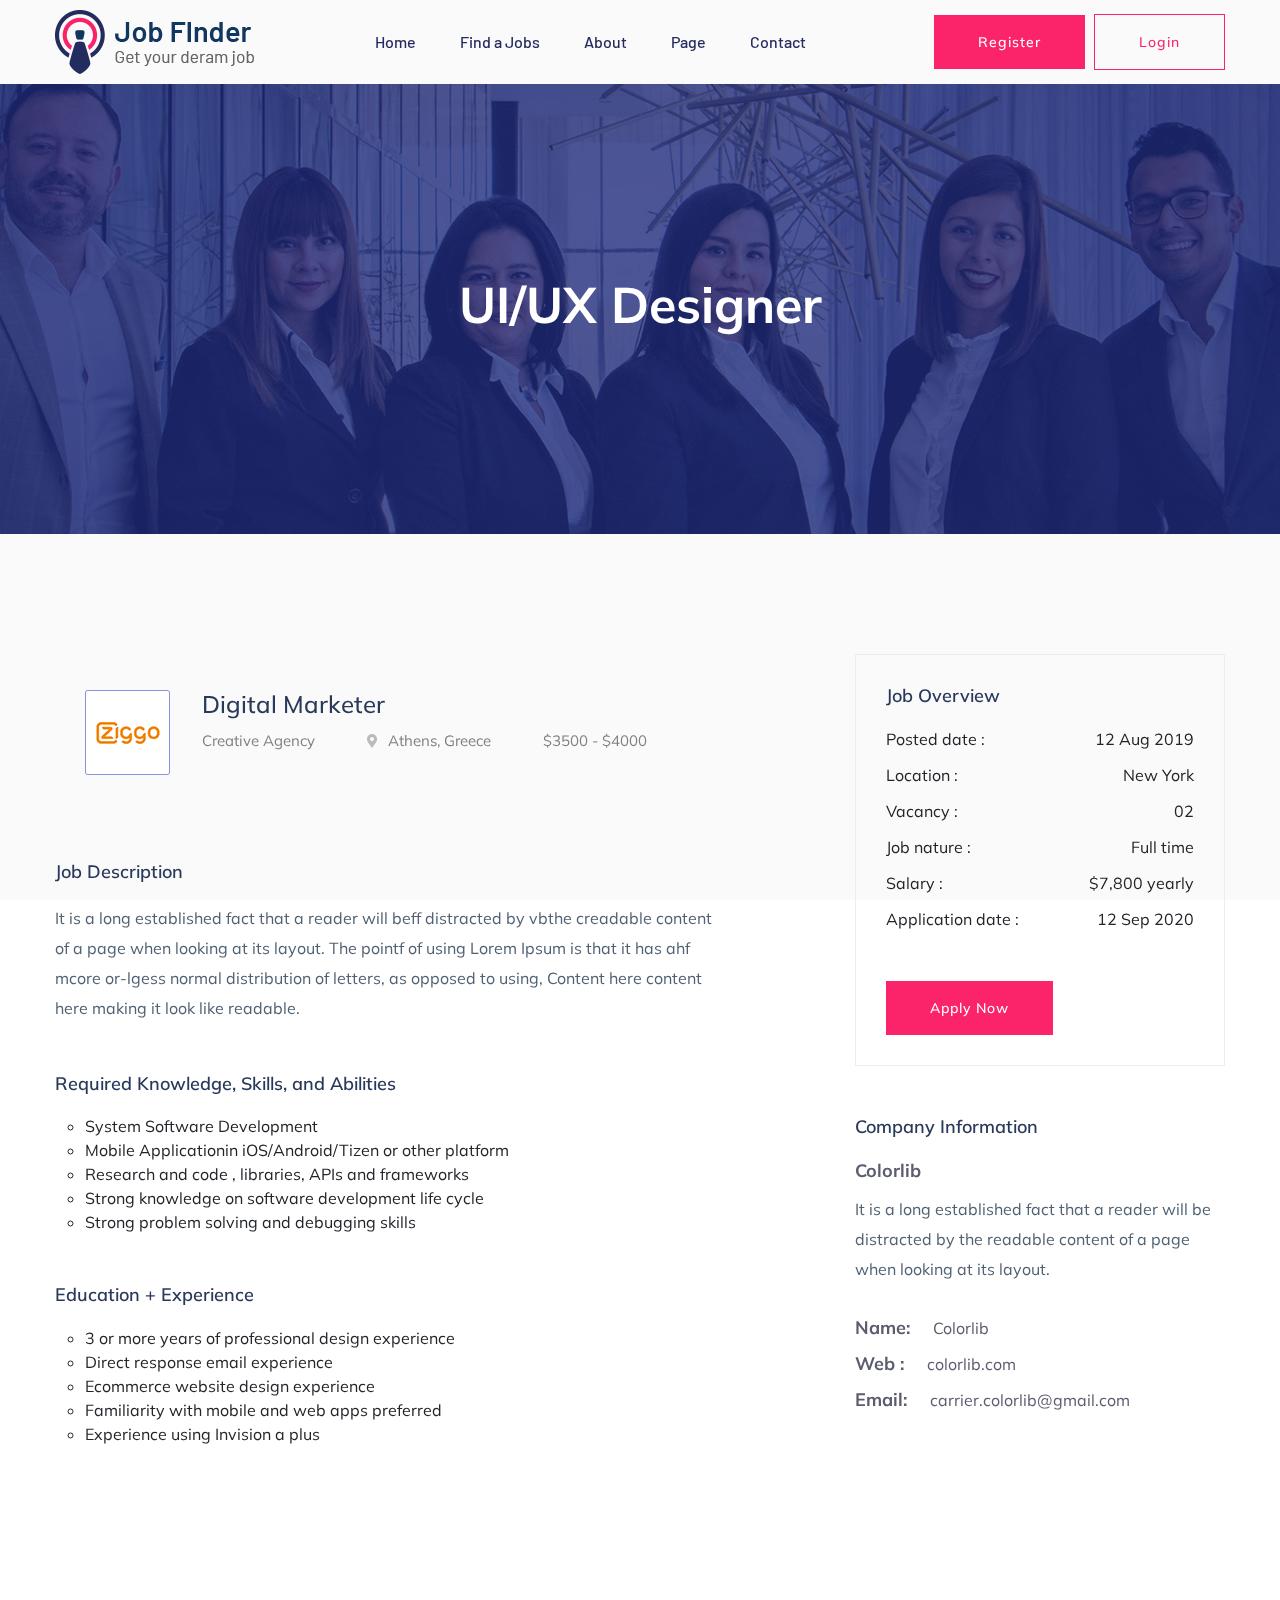
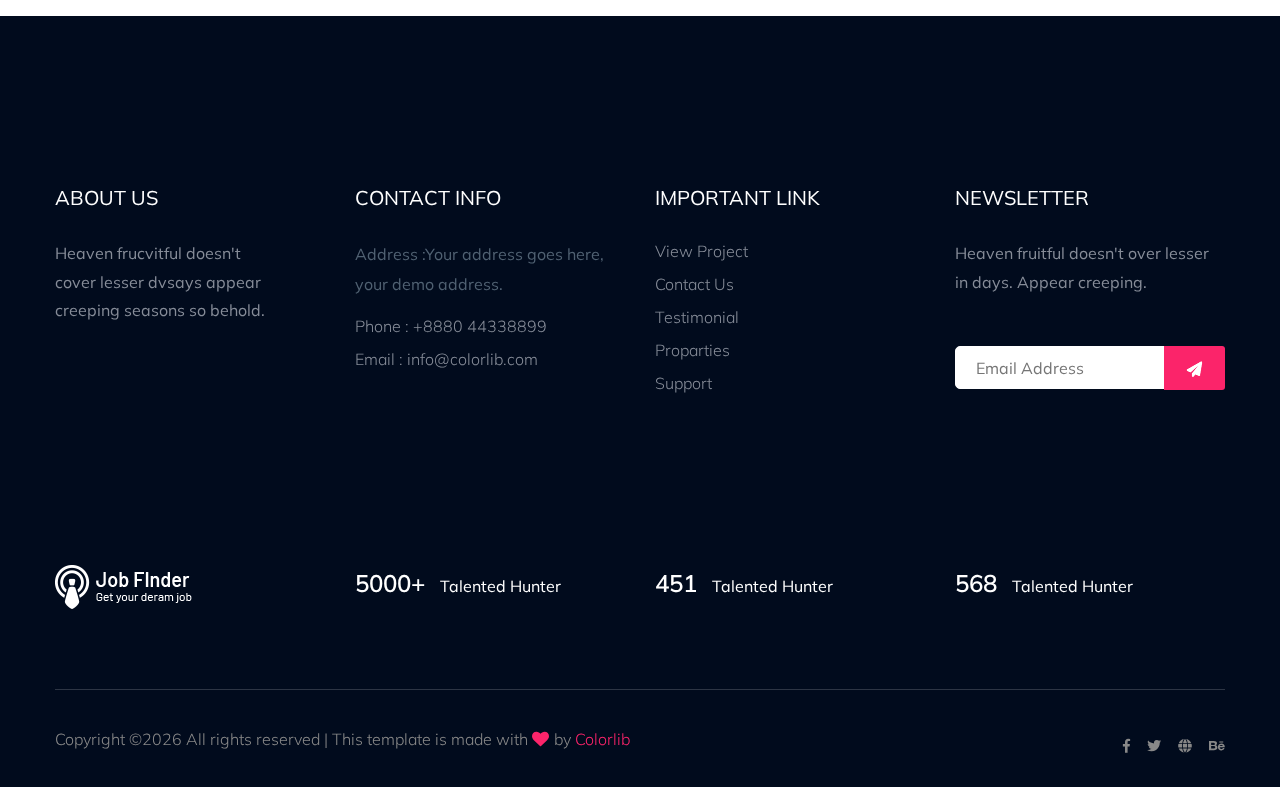
<file: aws/job_details.html>
<!doctype html>
<html class="no-js" lang="zxx">
    <head>
        <meta charset="utf-8">
        <meta http-equiv="x-ua-compatible" content="ie=edge">
         <title>Job board HTML-5 Template </title>
        <meta name="description" content="">
        <meta name="viewport" content="width=device-width, initial-scale=1">
        <link rel="manifest" href="site.webmanifest">
		<link rel="shortcut icon" type="image/x-icon" href="assets/img/favicon.ico">

		<!-- CSS here -->
            <link rel="stylesheet" href="assets/css/bootstrap.min.css">
            <link rel="stylesheet" href="assets/css/owl.carousel.min.css">
            <link rel="stylesheet" href="assets/css/flaticon.css">
            <link rel="stylesheet" href="assets/css/slicknav.css">
            <link rel="stylesheet" href="assets/css/price_rangs.css">
            <link rel="stylesheet" href="assets/css/animate.min.css">
            <link rel="stylesheet" href="assets/css/magnific-popup.css">
            <link rel="stylesheet" href="assets/css/fontawesome-all.min.css">
            <link rel="stylesheet" href="assets/css/themify-icons.css">
            <link rel="stylesheet" href="assets/css/slick.css">
            <link rel="stylesheet" href="assets/css/nice-select.css">
            <link rel="stylesheet" href="assets/css/style.css">
   </head>

   <body>
    <!-- Preloader Start -->
    <div id="preloader-active">
        <div class="preloader d-flex align-items-center justify-content-center">
            <div class="preloader-inner position-relative">
                <div class="preloader-circle"></div>
                <div class="preloader-img pere-text">
                    <img src="assets/img/logo/logo.png" alt="">
                </div>
            </div>
        </div>
    </div>
    <!-- Preloader Start -->
    <header>
        <!-- Header Start -->
       <div class="header-area header-transparrent">
           <div class="headder-top header-sticky">
                <div class="container">
                    <div class="row align-items-center">
                        <div class="col-lg-3 col-md-2">
                            <!-- Logo -->
                            <div class="logo">
                                <a href="index.html"><img src="assets/img/logo/logo.png" alt=""></a>
                            </div>  
                        </div>
                        <div class="col-lg-9 col-md-9">
                            <div class="menu-wrapper">
                                <!-- Main-menu -->
                                <div class="main-menu">
                                    <nav class="d-none d-lg-block">
                                        <ul id="navigation">
                                            <li><a href="index.html">Home</a></li>
                                            <li><a href="job_listing.html">Find a Jobs </a></li>
                                            <li><a href="about.html">About</a></li>
                                            <li><a href="#">Page</a>
                                                <ul class="submenu">
                                                    <li><a href="blog.html">Blog</a></li>
                                                    <li><a href="single-blog.html">Blog Details</a></li>
                                                    <li><a href="elements.html">Elements</a></li>
                                                    <li><a href="job_details.html">job Details</a></li>
                                                </ul>
                                            </li>
                                            <li><a href="contact.html">Contact</a></li>
                                        </ul>
                                    </nav>
                                </div>          
                                <!-- Header-btn -->
                                <div class="header-btn d-none f-right d-lg-block">
                                    <a href="#" class="btn head-btn1">Register</a>
                                    <a href="#" class="btn head-btn2">Login</a>
                                </div>
                            </div>
                        </div>
                        <!-- Mobile Menu -->
                        <div class="col-12">
                            <div class="mobile_menu d-block d-lg-none"></div>
                        </div>
                    </div>
                </div>
           </div>
       </div>
        <!-- Header End -->
    </header>
    <main>

        <!-- Hero Area Start-->
        <div class="slider-area ">
        <div class="single-slider section-overly slider-height2 d-flex align-items-center" data-background="assets/img/hero/about.jpg">
            <div class="container">
                <div class="row">
                    <div class="col-xl-12">
                        <div class="hero-cap text-center">
                            <h2>UI/UX Designer</h2>
                        </div>
                    </div>
                </div>
            </div>
        </div>
        </div>
        <!-- Hero Area End -->
        <!-- job post company Start -->
        <div class="job-post-company pt-120 pb-120">
            <div class="container">
                <div class="row justify-content-between">
                    <!-- Left Content -->
                    <div class="col-xl-7 col-lg-8">
                        <!-- job single -->
                        <div class="single-job-items mb-50">
                            <div class="job-items">
                                <div class="company-img company-img-details">
                                    <a href="#"><img src="assets/img/icon/job-list1.png" alt=""></a>
                                </div>
                                <div class="job-tittle">
                                    <a href="#">
                                        <h4>Digital Marketer</h4>
                                    </a>
                                    <ul>
                                        <li>Creative Agency</li>
                                        <li><i class="fas fa-map-marker-alt"></i>Athens, Greece</li>
                                        <li>$3500 - $4000</li>
                                    </ul>
                                </div>
                            </div>
                        </div>
                          <!-- job single End -->
                       
                        <div class="job-post-details">
                            <div class="post-details1 mb-50">
                                <!-- Small Section Tittle -->
                                <div class="small-section-tittle">
                                    <h4>Job Description</h4>
                                </div>
                                <p>It is a long established fact that a reader will beff distracted by vbthe creadable content of a page when looking at its layout. The pointf of using Lorem Ipsum is that it has ahf mcore or-lgess normal distribution of letters, as opposed to using, Content here content here making it look like readable.</p>
                            </div>
                            <div class="post-details2  mb-50">
                                 <!-- Small Section Tittle -->
                                <div class="small-section-tittle">
                                    <h4>Required Knowledge, Skills, and Abilities</h4>
                                </div>
                               <ul>
                                   <li>System Software Development</li>
                                   <li>Mobile Applicationin iOS/Android/Tizen or other platform</li>
                                   <li>Research and code , libraries, APIs and frameworks</li>
                                   <li>Strong knowledge on software development life cycle</li>
                                   <li>Strong problem solving and debugging skills</li>
                               </ul>
                            </div>
                            <div class="post-details2  mb-50">
                                 <!-- Small Section Tittle -->
                                <div class="small-section-tittle">
                                    <h4>Education + Experience</h4>
                                </div>
                               <ul>
                                   <li>3 or more years of professional design experience</li>
                                   <li>Direct response email experience</li>
                                   <li>Ecommerce website design experience</li>
                                   <li>Familiarity with mobile and web apps preferred</li>
                                   <li>Experience using Invision a plus</li>
                               </ul>
                            </div>
                        </div>

                    </div>
                    <!-- Right Content -->
                    <div class="col-xl-4 col-lg-4">
                        <div class="post-details3  mb-50">
                            <!-- Small Section Tittle -->
                           <div class="small-section-tittle">
                               <h4>Job Overview</h4>
                           </div>
                          <ul>
                              <li>Posted date : <span>12 Aug 2019</span></li>
                              <li>Location : <span>New York</span></li>
                              <li>Vacancy : <span>02</span></li>
                              <li>Job nature : <span>Full time</span></li>
                              <li>Salary :  <span>$7,800 yearly</span></li>
                              <li>Application date : <span>12 Sep 2020</span></li>
                          </ul>
                         <div class="apply-btn2">
                            <a href="#" class="btn">Apply Now</a>
                         </div>
                       </div>
                        <div class="post-details4  mb-50">
                            <!-- Small Section Tittle -->
                           <div class="small-section-tittle">
                               <h4>Company Information</h4>
                           </div>
                              <span>Colorlib</span>
                              <p>It is a long established fact that a reader will be distracted by the readable content of a page when looking at its layout.</p>
                            <ul>
                                <li>Name: <span>Colorlib </span></li>
                                <li>Web : <span> colorlib.com</span></li>
                                <li>Email: <span>carrier.colorlib@gmail.com</span></li>
                            </ul>
                       </div>
                    </div>
                </div>
            </div>
        </div>
        <!-- job post company End -->

    </main>
    <footer>
        <!-- Footer Start-->
        <div class="footer-area footer-bg footer-padding">
            <div class="container">
                <div class="row d-flex justify-content-between">
                    <div class="col-xl-3 col-lg-3 col-md-4 col-sm-6">
                       <div class="single-footer-caption mb-50">
                         <div class="single-footer-caption mb-30">
                             <div class="footer-tittle">
                                 <h4>About Us</h4>
                                 <div class="footer-pera">
                                     <p>Heaven frucvitful doesn't cover lesser dvsays appear creeping seasons so behold.</p>
                                </div>
                             </div>
                         </div>

                       </div>
                    </div>
                    <div class="col-xl-3 col-lg-3 col-md-4 col-sm-5">
                        <div class="single-footer-caption mb-50">
                            <div class="footer-tittle">
                                <h4>Contact Info</h4>
                                <ul>
                                    <li>
                                    <p>Address :Your address goes
                                        here, your demo address.</p>
                                    </li>
                                    <li><a href="#">Phone : +8880 44338899</a></li>
                                    <li><a href="#">Email : info@colorlib.com</a></li>
                                </ul>
                            </div>

                        </div>
                    </div>
                    <div class="col-xl-3 col-lg-3 col-md-4 col-sm-5">
                        <div class="single-footer-caption mb-50">
                            <div class="footer-tittle">
                                <h4>Important Link</h4>
                                <ul>
                                    <li><a href="#"> View Project</a></li>
                                    <li><a href="#">Contact Us</a></li>
                                    <li><a href="#">Testimonial</a></li>
                                    <li><a href="#">Proparties</a></li>
                                    <li><a href="#">Support</a></li>
                                </ul>
                            </div>
                        </div>
                    </div>
                    <div class="col-xl-3 col-lg-3 col-md-4 col-sm-5">
                        <div class="single-footer-caption mb-50">
                            <div class="footer-tittle">
                                <h4>Newsletter</h4>
                                <div class="footer-pera footer-pera2">
                                 <p>Heaven fruitful doesn't over lesser in days. Appear creeping.</p>
                             </div>
                             <!-- Form -->
                             <div class="footer-form" >
                                 <div id="mc_embed_signup">
                                     <form target="_blank" action="https://spondonit.us12.list-manage.com/subscribe/post?u=1462626880ade1ac87bd9c93a&amp;id=92a4423d01"
                                     method="get" class="subscribe_form relative mail_part">
                                         <input type="email" name="email" id="newsletter-form-email" placeholder="Email Address"
                                         class="placeholder hide-on-focus" onfocus="this.placeholder = ''"
                                         onblur="this.placeholder = ' Email Address '">
                                         <div class="form-icon">
                                             <button type="submit" name="submit" id="newsletter-submit"
                                             class="email_icon newsletter-submit button-contactForm"><img src="assets/img/icon/form.png" alt=""></button>
                                         </div>
                                         <div class="mt-10 info"></div>
                                     </form>
                                 </div>
                             </div>
                            </div>
                        </div>
                    </div>
                </div>
               <!--  -->
               <div class="row footer-wejed justify-content-between">
                       <div class="col-xl-3 col-lg-3 col-md-4 col-sm-6">
                          <!-- logo -->
                          <div class="footer-logo mb-20">
                            <a href="index.html"><img src="assets/img/logo/logo2_footer.png" alt=""></a>
                          </div>
                       </div>
                       <div class="col-xl-3 col-lg-3 col-md-4 col-sm-5">
                        <div class="footer-tittle-bottom">
                            <span>5000+</span>
                            <p>Talented Hunter</p>
                        </div>
                       </div>
                       <div class="col-xl-3 col-lg-3 col-md-4 col-sm-5">
                            <div class="footer-tittle-bottom">
                                <span>451</span>
                                <p>Talented Hunter</p>
                            </div>
                       </div>
                       <div class="col-xl-3 col-lg-3 col-md-4 col-sm-5">
                            <!-- Footer Bottom Tittle -->
                            <div class="footer-tittle-bottom">
                                <span>568</span>
                                <p>Talented Hunter</p>
                            </div>
                       </div>
               </div>
            </div>
        </div>
        <!-- footer-bottom area -->
        <div class="footer-bottom-area footer-bg">
            <div class="container">
                <div class="footer-border">
                     <div class="row d-flex justify-content-between align-items-center">
                         <div class="col-xl-10 col-lg-10 ">
                             <div class="footer-copy-right">
                                 <p><!-- Link back to Colorlib can't be removed. Template is licensed under CC BY 3.0. -->
  Copyright &copy;<script>document.write(new Date().getFullYear());</script> All rights reserved | This template is made with <i class="fa fa-heart" aria-hidden="true"></i> by <a href="https://colorlib.com" target="_blank">Colorlib</a>
  <!-- Link back to Colorlib can't be removed. Template is licensed under CC BY 3.0. --></p>
                             </div>
                         </div>
                         <div class="col-xl-2 col-lg-2">
                             <div class="footer-social f-right">
                                 <a href="#"><i class="fab fa-facebook-f"></i></a>
                                 <a href="#"><i class="fab fa-twitter"></i></a>
                                 <a href="#"><i class="fas fa-globe"></i></a>
                                 <a href="#"><i class="fab fa-behance"></i></a>
                             </div>
                         </div>
                     </div>
                </div>
            </div>
        </div>
        <!-- Footer End-->
    </footer>

	<!-- JS here -->
	
		<!-- All JS Custom Plugins Link Here here -->
        <script src="./assets/js/vendor/modernizr-3.5.0.min.js"></script>
		<!-- Jquery, Popper, Bootstrap -->
		<script src="./assets/js/vendor/jquery-1.12.4.min.js"></script>
        <script src="./assets/js/popper.min.js"></script>
        <script src="./assets/js/bootstrap.min.js"></script>
	    <!-- Jquery Mobile Menu -->
        <script src="./assets/js/jquery.slicknav.min.js"></script>

		<!-- Jquery Slick , Owl-Carousel Plugins -->
        <script src="./assets/js/owl.carousel.min.js"></script>
        <script src="./assets/js/slick.min.js"></script>
        <script src="./assets/js/price_rangs.js"></script>
        
		<!-- One Page, Animated-HeadLin -->
        <script src="./assets/js/wow.min.js"></script>
		<script src="./assets/js/animated.headline.js"></script>
        <script src="./assets/js/jquery.magnific-popup.js"></script>

		<!-- Scrollup, nice-select, sticky -->
        <script src="./assets/js/jquery.scrollUp.min.js"></script>
        <script src="./assets/js/jquery.nice-select.min.js"></script>
		<script src="./assets/js/jquery.sticky.js"></script>
        
        <!-- contact js -->
        <script src="./assets/js/contact.js"></script>
        <script src="./assets/js/jquery.form.js"></script>
        <script src="./assets/js/jquery.validate.min.js"></script>
        <script src="./assets/js/mail-script.js"></script>
        <script src="./assets/js/jquery.ajaxchimp.min.js"></script>
        
		<!-- Jquery Plugins, main Jquery -->	
        <script src="./assets/js/plugins.js"></script>
        <script src="./assets/js/main.js"></script>
        
    </body>
</html>
</file>
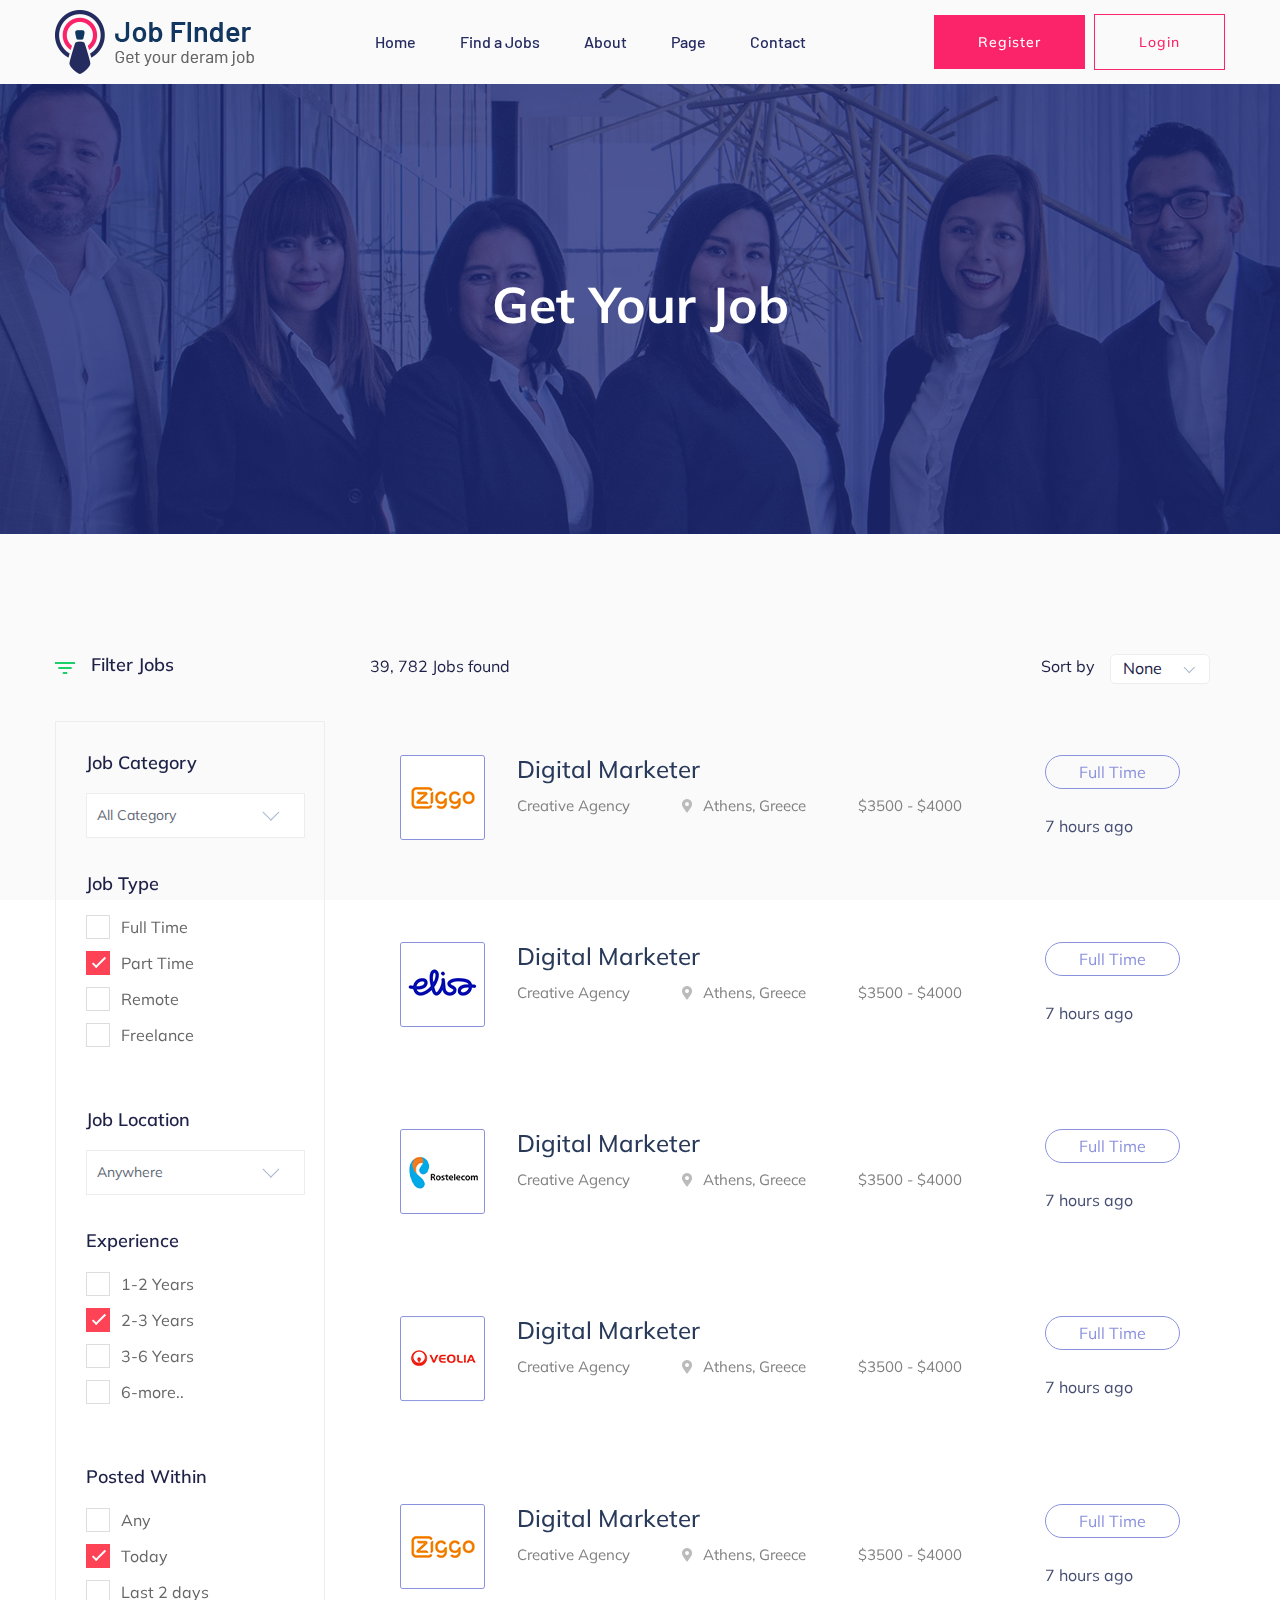
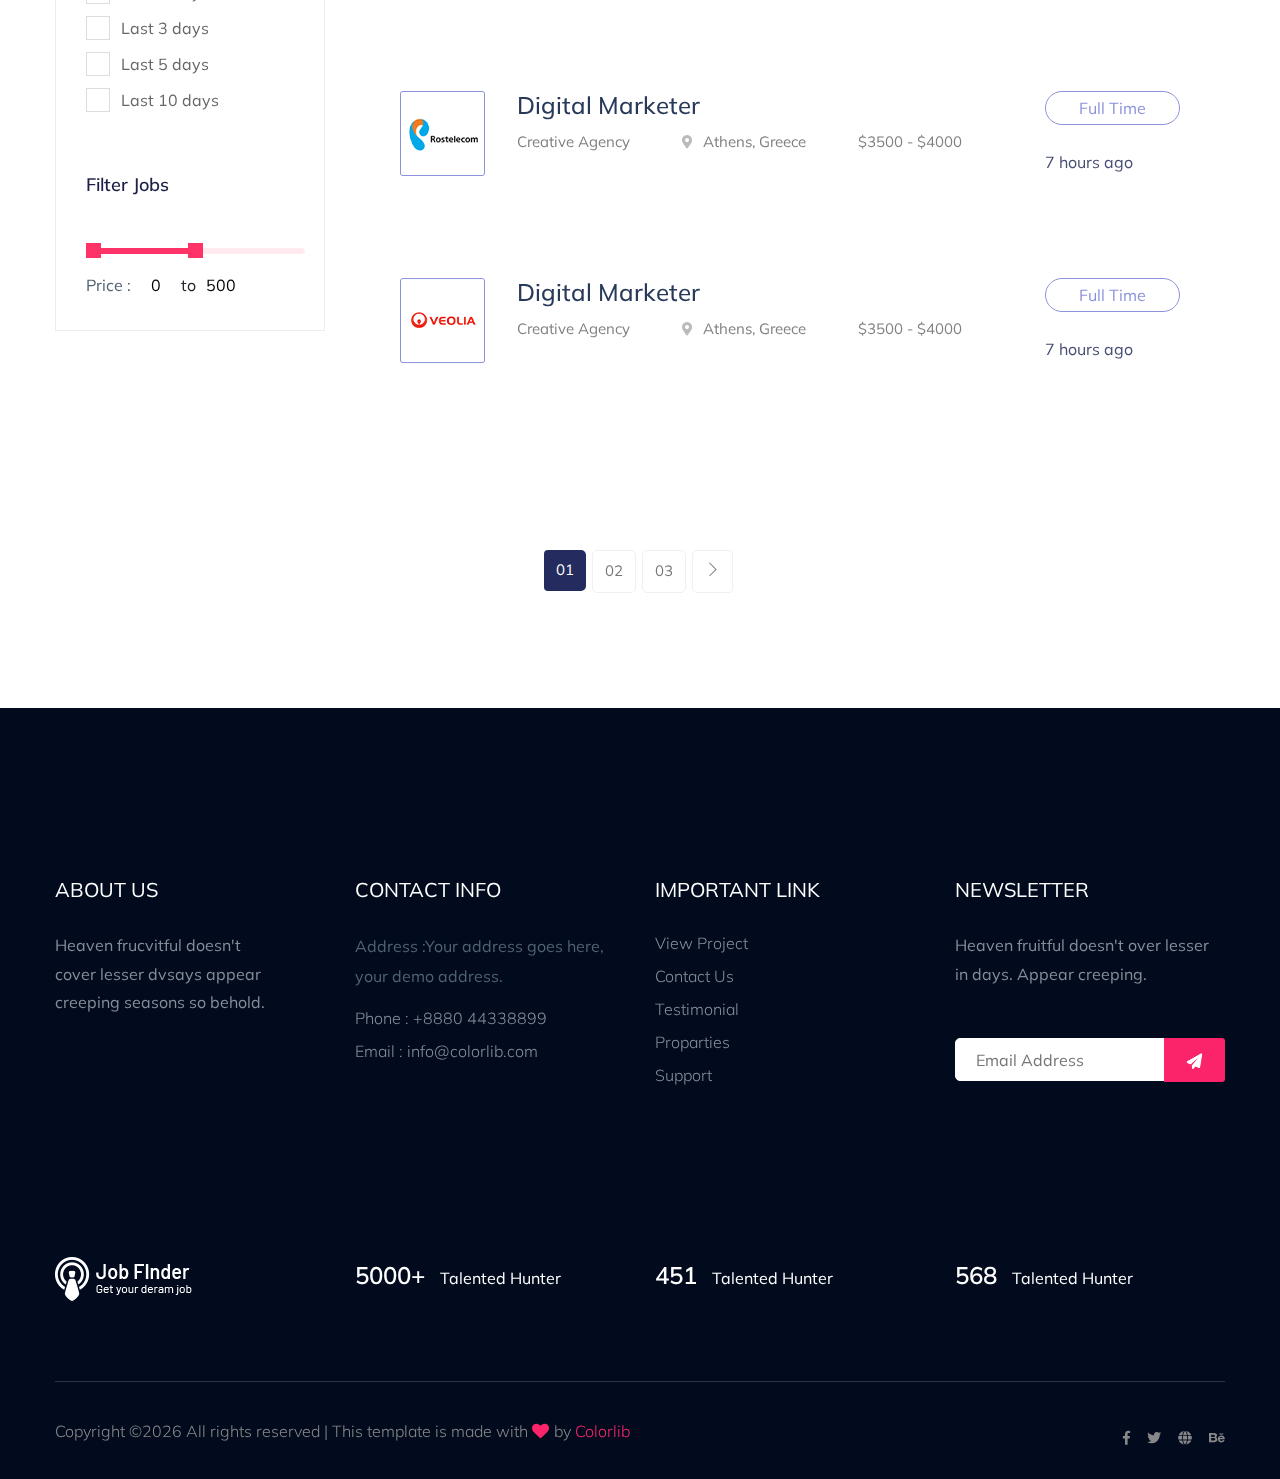
<file: aws/job_listing.html>
<!doctype html>
<html class="no-js" lang="zxx">
    <head>
        <meta charset="utf-8">
        <meta http-equiv="x-ua-compatible" content="ie=edge">
         <title>Job board HTML-5 Template </title>
        <meta name="description" content="">
        <meta name="viewport" content="width=device-width, initial-scale=1">
        <link rel="manifest" href="site.webmanifest">
		<link rel="shortcut icon" type="image/x-icon" href="assets/img/favicon.ico">

		<!-- CSS here -->
            <link rel="stylesheet" href="assets/css/bootstrap.min.css">
            <link rel="stylesheet" href="assets/css/owl.carousel.min.css">
            <link rel="stylesheet" href="assets/css/price_rangs.css">
            <link rel="stylesheet" href="assets/css/flaticon.css">
            <link rel="stylesheet" href="assets/css/slicknav.css">
            <link rel="stylesheet" href="assets/css/animate.min.css">
            <link rel="stylesheet" href="assets/css/magnific-popup.css">
            <link rel="stylesheet" href="assets/css/fontawesome-all.min.css">
            <link rel="stylesheet" href="assets/css/themify-icons.css">
            <link rel="stylesheet" href="assets/css/slick.css">
            <link rel="stylesheet" href="assets/css/nice-select.css">
            <link rel="stylesheet" href="assets/css/style.css">
   </head>

   <body>
    <!-- Preloader Start -->
    <div id="preloader-active">
        <div class="preloader d-flex align-items-center justify-content-center">
            <div class="preloader-inner position-relative">
                <div class="preloader-circle"></div>
                <div class="preloader-img pere-text">
                    <img src="assets/img/logo/logo.png" alt="">
                </div>
            </div>
        </div>
    </div>
    <!-- Preloader Start -->
    <header>
        <!-- Header Start -->
       <div class="header-area header-transparrent">
           <div class="headder-top header-sticky">
                <div class="container">
                    <div class="row align-items-center">
                        <div class="col-lg-3 col-md-2">
                            <!-- Logo -->
                            <div class="logo">
                                <a href="index.html"><img src="assets/img/logo/logo.png" alt=""></a>
                            </div>  
                        </div>
                        <div class="col-lg-9 col-md-9">
                            <div class="menu-wrapper">
                                <!-- Main-menu -->
                                <div class="main-menu">
                                    <nav class="d-none d-lg-block">
                                        <ul id="navigation">
                                            <li><a href="index.html">Home</a></li>
                                            <li><a href="job_listing.html">Find a Jobs </a></li>
                                            <li><a href="about.html">About</a></li>
                                            <li><a href="#">Page</a>
                                                <ul class="submenu">
                                                    <li><a href="blog.html">Blog</a></li>
                                                    <li><a href="single-blog.html">Blog Details</a></li>
                                                    <li><a href="elements.html">Elements</a></li>
                                                    <li><a href="job_details.html">job Details</a></li>
                                                </ul>
                                            </li>
                                            <li><a href="contact.html">Contact</a></li>
                                        </ul>
                                    </nav>
                                </div>          
                                <!-- Header-btn -->
                                <div class="header-btn d-none f-right d-lg-block">
                                    <a href="#" class="btn head-btn1">Register</a>
                                    <a href="#" class="btn head-btn2">Login</a>
                                </div>
                            </div>
                        </div>
                        <!-- Mobile Menu -->
                        <div class="col-12">
                            <div class="mobile_menu d-block d-lg-none"></div>
                        </div>
                    </div>
                </div>
           </div>
       </div>
        <!-- Header End -->
    </header>
    <main>

        <!-- Hero Area Start-->
        <div class="slider-area ">
            <div class="single-slider section-overly slider-height2 d-flex align-items-center" data-background="assets/img/hero/about.jpg">
                <div class="container">
                    <div class="row">
                        <div class="col-xl-12">
                            <div class="hero-cap text-center">
                                <h2>Get your job</h2>
                            </div>
                        </div>
                    </div>
                </div>
            </div>
        </div>
        <!-- Hero Area End -->
        <!-- Job List Area Start -->
        <div class="job-listing-area pt-120 pb-120">
            <div class="container">
                <div class="row">
                    <!-- Left content -->
                    <div class="col-xl-3 col-lg-3 col-md-4">
                        <div class="row">
                            <div class="col-12">
                                    <div class="small-section-tittle2 mb-45">
                                    <div class="ion"> <svg 
                                        xmlns="http://www.w3.org/2000/svg"
                                        xmlns:xlink="http://www.w3.org/1999/xlink"
                                        width="20px" height="12px">
                                    <path fill-rule="evenodd"  fill="rgb(27, 207, 107)"
                                        d="M7.778,12.000 L12.222,12.000 L12.222,10.000 L7.778,10.000 L7.778,12.000 ZM-0.000,-0.000 L-0.000,2.000 L20.000,2.000 L20.000,-0.000 L-0.000,-0.000 ZM3.333,7.000 L16.667,7.000 L16.667,5.000 L3.333,5.000 L3.333,7.000 Z"/>
                                    </svg>
                                    </div>
                                    <h4>Filter Jobs</h4>
                                </div>
                            </div>
                        </div>
                        <!-- Job Category Listing start -->
                        <div class="job-category-listing mb-50">
                            <!-- single one -->
                            <div class="single-listing">
                               <div class="small-section-tittle2">
                                     <h4>Job Category</h4>
                               </div>
                                <!-- Select job items start -->
                                <div class="select-job-items2">
                                    <select name="select">
                                        <option value="">All Category</option>
                                        <option value="">Category 1</option>
                                        <option value="">Category 2</option>
                                        <option value="">Category 3</option>
                                        <option value="">Category 4</option>
                                    </select>
                                </div>
                                <!--  Select job items End-->
                                <!-- select-Categories start -->
                                <div class="select-Categories pt-80 pb-50">
                                    <div class="small-section-tittle2">
                                        <h4>Job Type</h4>
                                    </div>
                                    <label class="container">Full Time
                                        <input type="checkbox" >
                                        <span class="checkmark"></span>
                                    </label>
                                    <label class="container">Part Time
                                        <input type="checkbox" checked="checked active">
                                        <span class="checkmark"></span>
                                    </label>
                                    <label class="container">Remote
                                        <input type="checkbox">
                                        <span class="checkmark"></span>
                                    </label>
                                    <label class="container">Freelance
                                        <input type="checkbox">
                                        <span class="checkmark"></span>
                                    </label>
                                </div>
                                <!-- select-Categories End -->
                            </div>
                            <!-- single two -->
                            <div class="single-listing">
                               <div class="small-section-tittle2">
                                     <h4>Job Location</h4>
                               </div>
                                <!-- Select job items start -->
                                <div class="select-job-items2">
                                    <select name="select">
                                        <option value="">Anywhere</option>
                                        <option value="">Category 1</option>
                                        <option value="">Category 2</option>
                                        <option value="">Category 3</option>
                                        <option value="">Category 4</option>
                                    </select>
                                </div>
                                <!--  Select job items End-->
                                <!-- select-Categories start -->
                                <div class="select-Categories pt-80 pb-50">
                                    <div class="small-section-tittle2">
                                        <h4>Experience</h4>
                                    </div>
                                    <label class="container">1-2 Years
                                        <input type="checkbox" >
                                        <span class="checkmark"></span>
                                    </label>
                                    <label class="container">2-3 Years
                                        <input type="checkbox" checked="checked active">
                                        <span class="checkmark"></span>
                                    </label>
                                    <label class="container">3-6 Years
                                        <input type="checkbox">
                                        <span class="checkmark"></span>
                                    </label>
                                    <label class="container">6-more..
                                        <input type="checkbox">
                                        <span class="checkmark"></span>
                                    </label>
                                </div>
                                <!-- select-Categories End -->
                            </div>
                            <!-- single three -->
                            <div class="single-listing">
                                <!-- select-Categories start -->
                                <div class="select-Categories pb-50">
                                    <div class="small-section-tittle2">
                                        <h4>Posted Within</h4>
                                    </div>
                                    <label class="container">Any
                                        <input type="checkbox" >
                                        <span class="checkmark"></span>
                                    </label>
                                    <label class="container">Today
                                        <input type="checkbox" checked="checked active">
                                        <span class="checkmark"></span>
                                    </label>
                                    <label class="container">Last 2 days
                                        <input type="checkbox">
                                        <span class="checkmark"></span>
                                    </label>
                                    <label class="container">Last 3 days
                                        <input type="checkbox">
                                        <span class="checkmark"></span>
                                    </label>
                                    <label class="container">Last 5 days
                                        <input type="checkbox">
                                        <span class="checkmark"></span>
                                    </label>
                                    <label class="container">Last 10 days
                                        <input type="checkbox">
                                        <span class="checkmark"></span>
                                    </label>
                                </div>
                                <!-- select-Categories End -->
                            </div>
                            <div class="single-listing">
                                <!-- Range Slider Start -->
                                <aside class="left_widgets p_filter_widgets price_rangs_aside sidebar_box_shadow">
                                    <div class="small-section-tittle2">
                                        <h4>Filter Jobs</h4>
                                    </div>
                                    <div class="widgets_inner">
                                        <div class="range_item">
                                            <!-- <div id="slider-range"></div> -->
                                            <input type="text" class="js-range-slider" value="" />
                                            <div class="d-flex align-items-center">
                                                <div class="price_text">
                                                    <p>Price :</p>
                                                </div>
                                                <div class="price_value d-flex justify-content-center">
                                                    <input type="text" class="js-input-from" id="amount" readonly />
                                                    <span>to</span>
                                                    <input type="text" class="js-input-to" id="amount" readonly />
                                                </div>
                                            </div>
                                        </div>
                                    </div>
                                </aside>
                              <!-- Range Slider End -->
                            </div>
                        </div>
                        <!-- Job Category Listing End -->
                    </div>
                    <!-- Right content -->
                    <div class="col-xl-9 col-lg-9 col-md-8">
                        <!-- Featured_job_start -->
                        <section class="featured-job-area">
                            <div class="container">
                                <!-- Count of Job list Start -->
                                <div class="row">
                                    <div class="col-lg-12">
                                        <div class="count-job mb-35">
                                            <span>39, 782 Jobs found</span>
                                            <!-- Select job items start -->
                                            <div class="select-job-items">
                                                <span>Sort by</span>
                                                <select name="select">
                                                    <option value="">None</option>
                                                    <option value="">job list</option>
                                                    <option value="">job list</option>
                                                    <option value="">job list</option>
                                                </select>
                                            </div>
                                            <!--  Select job items End-->
                                        </div>
                                    </div>
                                </div>
                                <!-- Count of Job list End -->
                                <!-- single-job-content -->
                                <div class="single-job-items mb-30">
                                    <div class="job-items">
                                        <div class="company-img">
                                            <a href="#"><img src="assets/img/icon/job-list1.png" alt=""></a>
                                        </div>
                                        <div class="job-tittle job-tittle2">
                                            <a href="#">
                                                <h4>Digital Marketer</h4>
                                            </a>
                                            <ul>
                                                <li>Creative Agency</li>
                                                <li><i class="fas fa-map-marker-alt"></i>Athens, Greece</li>
                                                <li>$3500 - $4000</li>
                                            </ul>
                                        </div>
                                    </div>
                                    <div class="items-link items-link2 f-right">
                                        <a href="job_details.html">Full Time</a>
                                        <span>7 hours ago</span>
                                    </div>
                                </div>
                                <!-- single-job-content -->
                                <div class="single-job-items mb-30">
                                    <div class="job-items">
                                        <div class="company-img">
                                            <a href="#"><img src="assets/img/icon/job-list2.png" alt=""></a>
                                        </div>
                                        <div class="job-tittle job-tittle2">
                                            <a href="#">
                                                <h4>Digital Marketer</h4>
                                            </a>
                                            <ul>
                                                <li>Creative Agency</li>
                                                <li><i class="fas fa-map-marker-alt"></i>Athens, Greece</li>
                                                <li>$3500 - $4000</li>
                                            </ul>
                                        </div>
                                    </div>
                                    <div class="items-link items-link2 f-right">
                                        <a href="job_details.html">Full Time</a>
                                        <span>7 hours ago</span>
                                    </div>
                                </div>
                                <!-- single-job-content -->
                                <div class="single-job-items mb-30">
                                    <div class="job-items">
                                        <div class="company-img">
                                            <a href="#"><img src="assets/img/icon/job-list3.png" alt=""></a>
                                        </div>
                                        <div class="job-tittle job-tittle2">
                                            <a href="#">
                                                <h4>Digital Marketer</h4>
                                            </a>
                                            <ul>
                                                <li>Creative Agency</li>
                                                <li><i class="fas fa-map-marker-alt"></i>Athens, Greece</li>
                                                <li>$3500 - $4000</li>
                                            </ul>
                                        </div>
                                    </div>
                                    <div class="items-link items-link2 f-right">
                                        <a href="job_details.html">Full Time</a>
                                        <span>7 hours ago</span>
                                    </div>
                                </div>
                                <!-- single-job-content -->
                                <div class="single-job-items mb-30">
                                    <div class="job-items">
                                        <div class="company-img">
                                            <a href="#"><img src="assets/img/icon/job-list4.png" alt=""></a>
                                        </div>
                                        <div class="job-tittle job-tittle2">
                                            <a href="#">
                                                <h4>Digital Marketer</h4>
                                            </a>
                                            <ul>
                                                <li>Creative Agency</li>
                                                <li><i class="fas fa-map-marker-alt"></i>Athens, Greece</li>
                                                <li>$3500 - $4000</li>
                                            </ul>
                                        </div>
                                    </div>
                                    <div class="items-link items-link2 f-right">
                                        <a href="job_details.html">Full Time</a>
                                        <span>7 hours ago</span>
                                    </div>
                                </div>
                                <!-- single-job-content -->
                                <div class="single-job-items mb-30">
                                    <div class="job-items">
                                        <div class="company-img">
                                            <a href="#"><img src="assets/img/icon/job-list1.png" alt=""></a>
                                        </div>
                                        <div class="job-tittle job-tittle2">
                                            <a href="#">
                                                <h4>Digital Marketer</h4>
                                            </a>
                                            <ul>
                                                <li>Creative Agency</li>
                                                <li><i class="fas fa-map-marker-alt"></i>Athens, Greece</li>
                                                <li>$3500 - $4000</li>
                                            </ul>
                                        </div>
                                    </div>
                                    <div class="items-link items-link2 f-right">
                                        <a href="job_details.html">Full Time</a>
                                        <span>7 hours ago</span>
                                    </div>
                                </div>
                                <!-- single-job-content -->
                                <div class="single-job-items mb-30">
                                    <div class="job-items">
                                        <div class="company-img">
                                            <a href="#"><img src="assets/img/icon/job-list3.png" alt=""></a>
                                        </div>
                                        <div class="job-tittle job-tittle2">
                                            <a href="#">
                                                <h4>Digital Marketer</h4>
                                            </a>
                                            <ul>
                                                <li>Creative Agency</li>
                                                <li><i class="fas fa-map-marker-alt"></i>Athens, Greece</li>
                                                <li>$3500 - $4000</li>
                                            </ul>
                                        </div>
                                    </div>
                                    <div class="items-link items-link2 f-right">
                                        <a href="job_details.html">Full Time</a>
                                        <span>7 hours ago</span>
                                    </div>
                                </div>
                                <!-- single-job-content -->
                                <div class="single-job-items mb-30">
                                    <div class="job-items">
                                        <div class="company-img">
                                            <a href="#"><img src="assets/img/icon/job-list4.png" alt=""></a>
                                        </div>
                                        <div class="job-tittle job-tittle2">
                                            <a href="#">
                                                <h4>Digital Marketer</h4>
                                            </a>
                                            <ul>
                                                <li>Creative Agency</li>
                                                <li><i class="fas fa-map-marker-alt"></i>Athens, Greece</li>
                                                <li>$3500 - $4000</li>
                                            </ul>
                                        </div>
                                    </div>
                                    <div class="items-link items-link2 f-right">
                                        <a href="job_details.html">Full Time</a>
                                        <span>7 hours ago</span>
                                    </div>
                                </div>
                            </div>
                        </section>
                        <!-- Featured_job_end -->
                    </div>
                </div>
            </div>
        </div>
        <!-- Job List Area End -->
        <!--Pagination Start  -->
        <div class="pagination-area pb-115 text-center">
            <div class="container">
                <div class="row">
                    <div class="col-xl-12">
                        <div class="single-wrap d-flex justify-content-center">
                            <nav aria-label="Page navigation example">
                                <ul class="pagination justify-content-start">
                                    <li class="page-item active"><a class="page-link" href="#">01</a></li>
                                    <li class="page-item"><a class="page-link" href="#">02</a></li>
                                    <li class="page-item"><a class="page-link" href="#">03</a></li>
                                <li class="page-item"><a class="page-link" href="#"><span class="ti-angle-right"></span></a></li>
                                </ul>
                            </nav>
                        </div>
                    </div>
                </div>
            </div>
        </div>
        <!--Pagination End  -->
        
    </main>
    <footer>
        <!-- Footer Start-->
        <div class="footer-area footer-bg footer-padding">
            <div class="container">
                <div class="row d-flex justify-content-between">
                    <div class="col-xl-3 col-lg-3 col-md-4 col-sm-6">
                       <div class="single-footer-caption mb-50">
                         <div class="single-footer-caption mb-30">
                             <div class="footer-tittle">
                                 <h4>About Us</h4>
                                 <div class="footer-pera">
                                     <p>Heaven frucvitful doesn't cover lesser dvsays appear creeping seasons so behold.</p>
                                </div>
                             </div>
                         </div>

                       </div>
                    </div>
                    <div class="col-xl-3 col-lg-3 col-md-4 col-sm-5">
                        <div class="single-footer-caption mb-50">
                            <div class="footer-tittle">
                                <h4>Contact Info</h4>
                                <ul>
                                    <li>
                                    <p>Address :Your address goes
                                        here, your demo address.</p>
                                    </li>
                                    <li><a href="#">Phone : +8880 44338899</a></li>
                                    <li><a href="#">Email : info@colorlib.com</a></li>
                                </ul>
                            </div>

                        </div>
                    </div>
                    <div class="col-xl-3 col-lg-3 col-md-4 col-sm-5">
                        <div class="single-footer-caption mb-50">
                            <div class="footer-tittle">
                                <h4>Important Link</h4>
                                <ul>
                                    <li><a href="#"> View Project</a></li>
                                    <li><a href="#">Contact Us</a></li>
                                    <li><a href="#">Testimonial</a></li>
                                    <li><a href="#">Proparties</a></li>
                                    <li><a href="#">Support</a></li>
                                </ul>
                            </div>
                        </div>
                    </div>
                    <div class="col-xl-3 col-lg-3 col-md-4 col-sm-5">
                        <div class="single-footer-caption mb-50">
                            <div class="footer-tittle">
                                <h4>Newsletter</h4>
                                <div class="footer-pera footer-pera2">
                                 <p>Heaven fruitful doesn't over lesser in days. Appear creeping.</p>
                             </div>
                             <!-- Form -->
                             <div class="footer-form" >
                                 <div id="mc_embed_signup">
                                     <form target="_blank" action="https://spondonit.us12.list-manage.com/subscribe/post?u=1462626880ade1ac87bd9c93a&amp;id=92a4423d01"
                                     method="get" class="subscribe_form relative mail_part">
                                         <input type="email" name="email" id="newsletter-form-email" placeholder="Email Address"
                                         class="placeholder hide-on-focus" onfocus="this.placeholder = ''"
                                         onblur="this.placeholder = ' Email Address '">
                                         <div class="form-icon">
                                             <button type="submit" name="submit" id="newsletter-submit"
                                             class="email_icon newsletter-submit button-contactForm"><img src="assets/img/icon/form.png" alt=""></button>
                                         </div>
                                         <div class="mt-10 info"></div>
                                     </form>
                                 </div>
                             </div>
                            </div>
                        </div>
                    </div>
                </div>
               <!--  -->
               <div class="row footer-wejed justify-content-between">
                       <div class="col-xl-3 col-lg-3 col-md-4 col-sm-6">
                          <!-- logo -->
                          <div class="footer-logo mb-20">
                            <a href="index.html"><img src="assets/img/logo/logo2_footer.png" alt=""></a>
                          </div>
                       </div>
                       <div class="col-xl-3 col-lg-3 col-md-4 col-sm-5">
                        <div class="footer-tittle-bottom">
                            <span>5000+</span>
                            <p>Talented Hunter</p>
                        </div>
                       </div>
                       <div class="col-xl-3 col-lg-3 col-md-4 col-sm-5">
                            <div class="footer-tittle-bottom">
                                <span>451</span>
                                <p>Talented Hunter</p>
                            </div>
                       </div>
                       <div class="col-xl-3 col-lg-3 col-md-4 col-sm-5">
                            <!-- Footer Bottom Tittle -->
                            <div class="footer-tittle-bottom">
                                <span>568</span>
                                <p>Talented Hunter</p>
                            </div>
                       </div>
               </div>
            </div>
        </div>
        <!-- footer-bottom area -->
        <div class="footer-bottom-area footer-bg">
            <div class="container">
                <div class="footer-border">
                     <div class="row d-flex justify-content-between align-items-center">
                         <div class="col-xl-10 col-lg-10 ">
                             <div class="footer-copy-right">
                                 <p><!-- Link back to Colorlib can't be removed. Template is licensed under CC BY 3.0. -->
  Copyright &copy;<script>document.write(new Date().getFullYear());</script> All rights reserved | This template is made with <i class="fa fa-heart" aria-hidden="true"></i> by <a href="https://colorlib.com" target="_blank">Colorlib</a>
  <!-- Link back to Colorlib can't be removed. Template is licensed under CC BY 3.0. --></p>
                             </div>
                         </div>
                         <div class="col-xl-2 col-lg-2">
                             <div class="footer-social f-right">
                                 <a href="#"><i class="fab fa-facebook-f"></i></a>
                                 <a href="#"><i class="fab fa-twitter"></i></a>
                                 <a href="#"><i class="fas fa-globe"></i></a>
                                 <a href="#"><i class="fab fa-behance"></i></a>
                             </div>
                         </div>
                     </div>
                </div>
            </div>
        </div>
        <!-- Footer End-->
    </footer>

	<!-- JS here -->
	
		<!-- All JS Custom Plugins Link Here here -->
        <script src="./assets/js/vendor/modernizr-3.5.0.min.js"></script>
		<!-- Jquery, Popper, Bootstrap -->
		<script src="./assets/js/vendor/jquery-1.12.4.min.js"></script>
        <script src="./assets/js/popper.min.js"></script>
        <script src="./assets/js/bootstrap.min.js"></script>
	    <!-- Jquery Mobile Menu -->
        <script src="./assets/js/jquery.slicknav.min.js"></script>

		<!-- Jquery Slick , Owl-Carousel Range -->
        <script src="./assets/js/owl.carousel.min.js"></script>
        <script src="./assets/js/slick.min.js"></script>
        <script src="./assets/js/price_rangs.js"></script>
		<!-- One Page, Animated-HeadLin -->
        <script src="./assets/js/wow.min.js"></script>
		<script src="./assets/js/animated.headline.js"></script>
        <script src="./assets/js/jquery.magnific-popup.js"></script>

		<!-- Scrollup, nice-select, sticky -->
        <script src="./assets/js/jquery.scrollUp.min.js"></script>
        <script src="./assets/js/jquery.nice-select.min.js"></script>
		<script src="./assets/js/jquery.sticky.js"></script>
        
        <!-- contact js -->
        <script src="./assets/js/contact.js"></script>
        <script src="./assets/js/jquery.form.js"></script>
        <script src="./assets/js/jquery.validate.min.js"></script>
        <script src="./assets/js/mail-script.js"></script>
        <script src="./assets/js/jquery.ajaxchimp.min.js"></script>
        
		<!-- Jquery Plugins, main Jquery -->	
        <script src="./assets/js/plugins.js"></script>
        <script src="./assets/js/main.js"></script>
        
    </body>
</html>
</file>
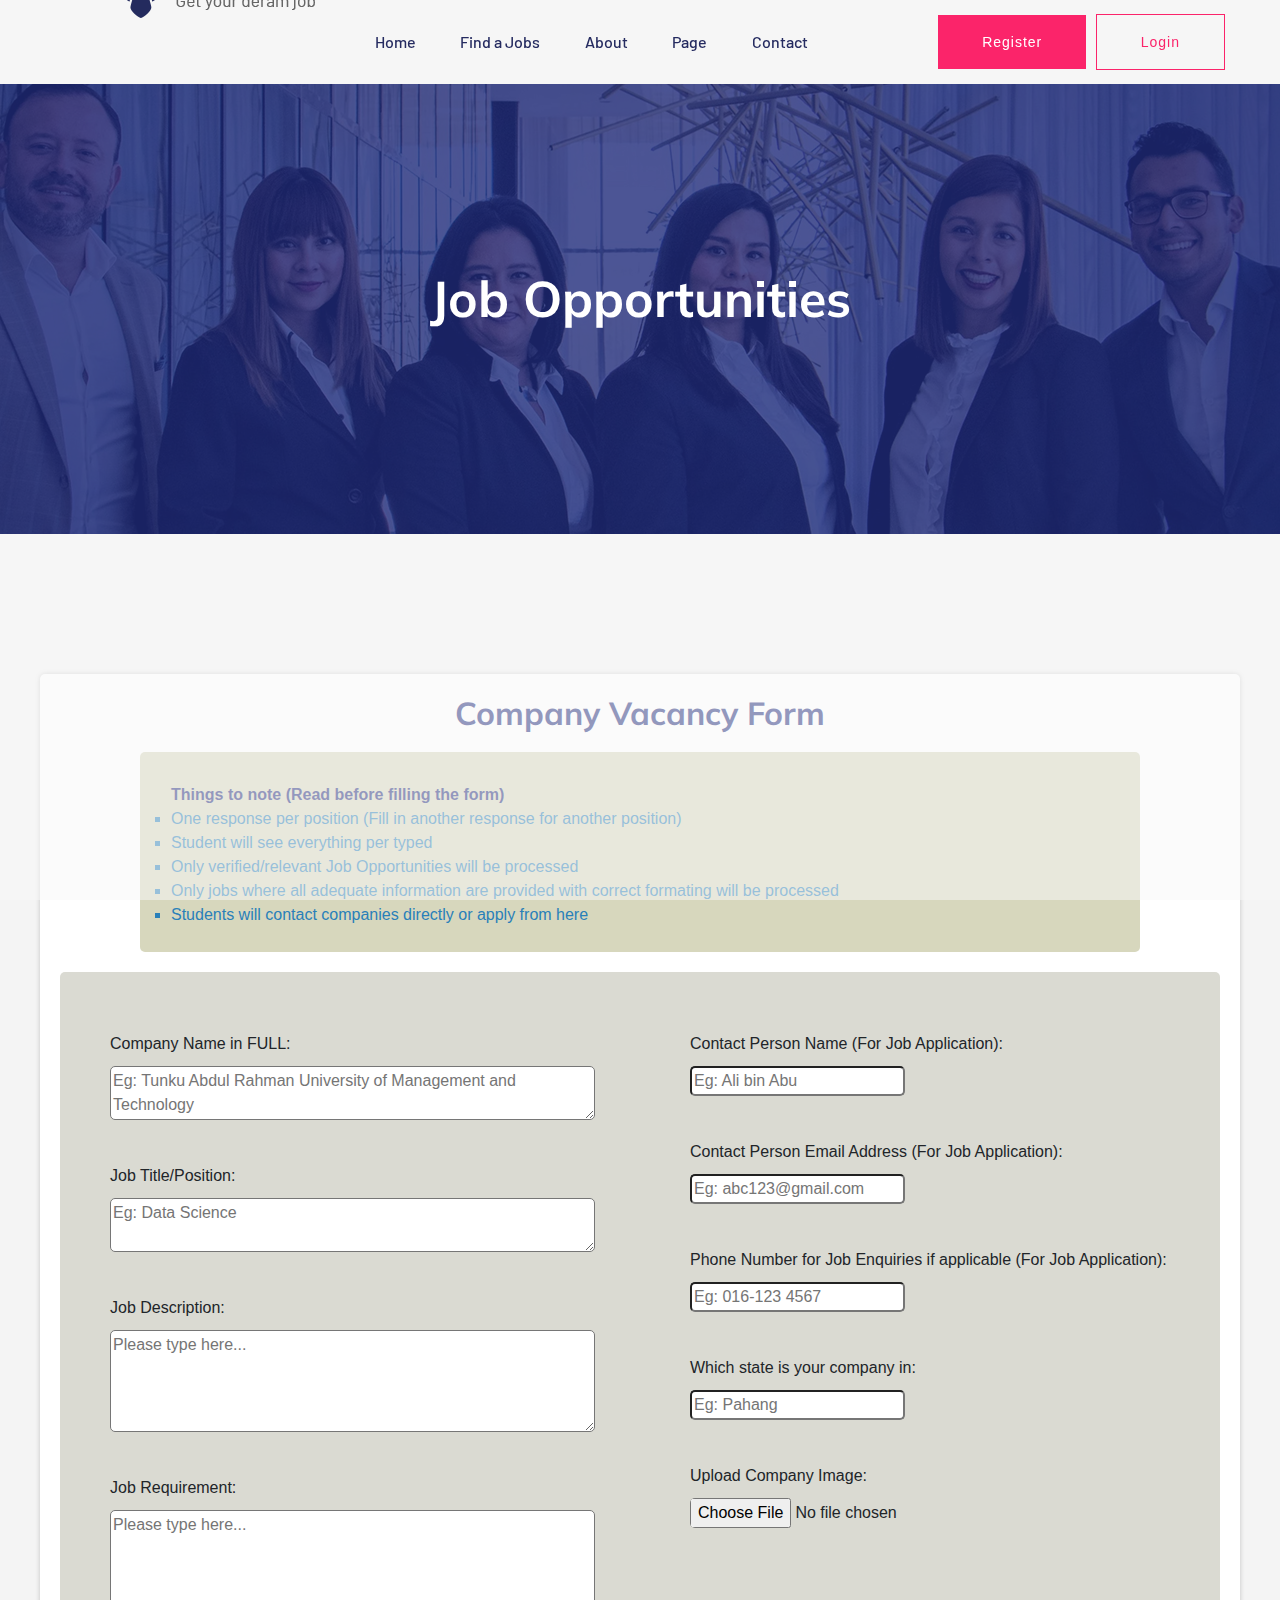
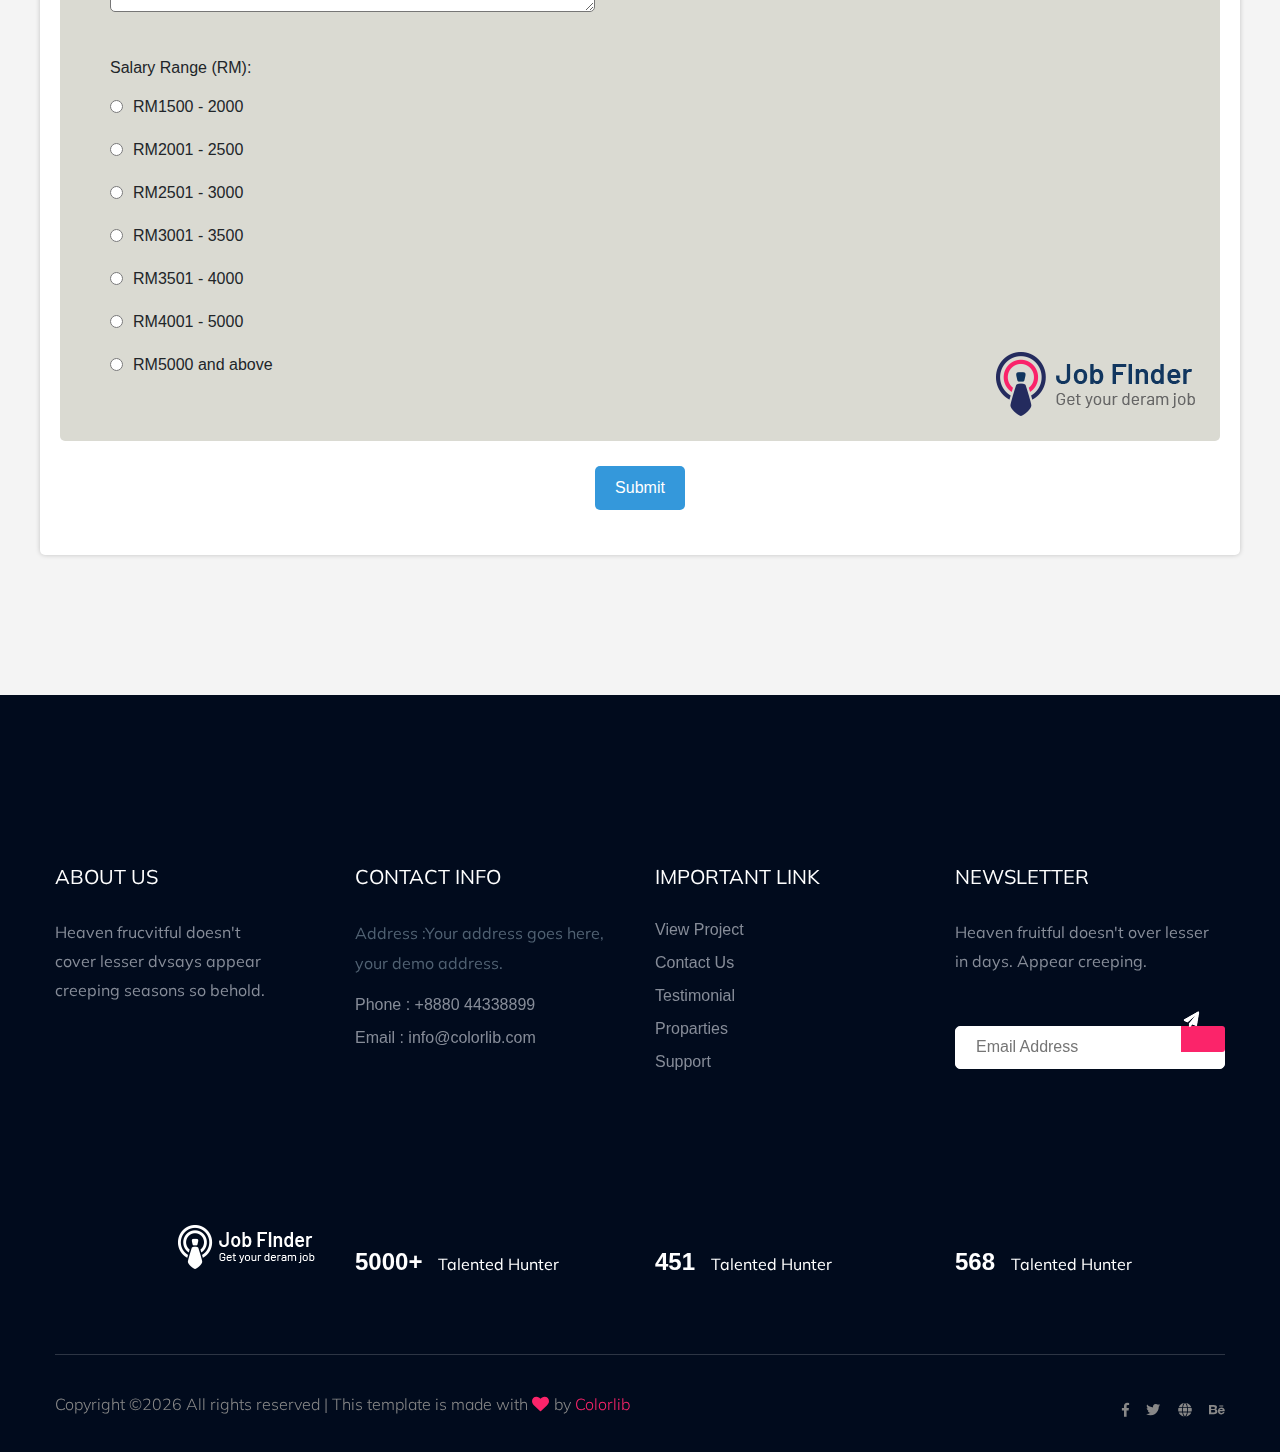
<file: aws/jobRegister.html>
<!doctype html>
<html class="no-js" lang="zxx">
    <head>
        <meta charset="utf-8">
        <meta http-equiv="x-ua-compatible" content="ie=edge">
         <title>Job Register</title>
        <meta name="description" content="">
        <meta name="viewport" content="width=device-width, initial-scale=1">
        <link rel="manifest" href="site.webmanifest">
		<link rel="shortcut icon" type="image/x-icon" href="assets/img/favicon.ico">

		<!-- CSS here -->
            <link rel="stylesheet" href="assets/css/bootstrap.min.css">
            <link rel="stylesheet" href="assets/css/owl.carousel.min.css">
            <link rel="stylesheet" href="assets/css/flaticon.css">
            <link rel="stylesheet" href="assets/css/slicknav.css">
            <link rel="stylesheet" href="assets/css/price_rangs.css">
            <link rel="stylesheet" href="assets/css/animate.min.css">
            <link rel="stylesheet" href="assets/css/magnific-popup.css">
            <link rel="stylesheet" href="assets/css/fontawesome-all.min.css">
            <link rel="stylesheet" href="assets/css/themify-icons.css">
            <link rel="stylesheet" href="assets/css/slick.css">
            <link rel="stylesheet" href="assets/css/nice-select.css">
            <link rel="stylesheet" href="assets/css/style.css">
            <link rel="stylesheet" href="jobRegister.css">
   </head>

   <body>
    <!-- Preloader Start -->
    <div id="preloader-active">
        <div class="preloader d-flex align-items-center justify-content-center">
            <div class="preloader-inner position-relative">
                <div class="preloader-circle"></div>
                <div class="preloader-img pere-text">
                    <img src="assets/img/logo/logo.png" alt="">
                </div>
            </div>
        </div>
    </div>
    <!-- Preloader Start -->
    <header>
        <!-- Header Start -->
       <div class="header-area header-transparrent">
           <div class="headder-top header-sticky">
                <div class="container">
                    <div class="row align-items-center">
                        <div class="col-lg-3 col-md-2">
                            <!-- Logo -->
                            <div class="logo">
                                <a href="index.html"><img src="assets/img/logo/logo.png" alt=""></a>
                            </div>  
                        </div>
                        <div class="col-lg-9 col-md-9">
                            <div class="menu-wrapper">
                                <!-- Main-menu -->
                                <div class="main-menu">
                                    <nav class="d-none d-lg-block">
                                        <ul id="navigation">
                                            <li><a href="index.html">Home</a></li>
                                            <li><a href="job_listing.html">Find a Jobs </a></li>
                                            <li><a href="about.html">About</a></li>
                                            <li><a href="#">Page</a>
                                                <ul class="submenu">
                                                    <li><a href="blog.html">Blog</a></li>
                                                    <li><a href="single-blog.html">Blog Details</a></li>
                                                    <li><a href="elements.html">Elements</a></li>
                                                    <li><a href="job_details.html">job Details</a></li>
                                                </ul>
                                            </li>
                                            <li><a href="contact.html">Contact</a></li>
                                        </ul>
                                    </nav>
                                </div>          
                                <!-- Header-btn -->
                                <div class="header-btn d-none f-right d-lg-block">
                                    <a href="#" class="btn head-btn1">Register</a>
                                    <a href="#" class="btn head-btn2">Login</a>
                                </div>
                            </div>
                        </div>
                        <!-- Mobile Menu -->
                        <div class="col-12">
                            <div class="mobile_menu d-block d-lg-none"></div>
                        </div>
                    </div>
                </div>
           </div>
       </div>
        <!-- Header End -->
    </header>
    <main>
        <!-- Hero Area Start-->
        <div class="slider-area ">
        <div class="single-slider section-overly slider-height2 d-flex align-items-center" data-background="assets/img/hero/about.jpg">
            <div class="container">
                <div class="row">
                    <div class="col-xl-12">
                        <div class="hero-cap text-center">
                            <h2>Job Opportunities</h2>
                        </div>
                    </div>
                </div>
            </div>
        </div>
        </div>
        <!-- Hero Area End -->
        <!-- job post company Start -->
        <div class="job-post-company pt-120 pb-120">
            <div class="container">
                <div class="row justify-content-between"> 
                    <div class="jobRegister-container">
                        <h2><b>Company Vacancy Form</b></h2>
                        <div class="note">
                            <b>Things to note (Read before filling the form)</b>
                            <ul class="note-list">
                                <li>One response per position (Fill in another response for another position)</li>
                                <li>Student will see everything per typed</li>
                                <li>Only verified/relevant Job Opportunities will be processed</li>
                                <li>Only jobs where all adequate information are provided with correct formating will be processed</li>
                                <li>Students will contact companies directly or apply from here</li>
                            </ul>
                        </div>
                        <div class="form-container">
                            <div class="side-by-side">
                                <form action="/jobRegister" autocomplete="on" method = "POST" enctype="multipart/form-data">
                                
                                    <label for="comp_name">Company Name in FULL:</label>
                                    <textarea id="comp_name" name="comp_name" rows="2" cols="50" placeholder="Eg: Tunku Abdul Rahman University of Management and Technology" required></textarea>
                                    <br>
                                    <label for="job_title">Job Title/Position:</label>
                                    <textarea id="job_title" name="job_title" rows="2" cols="50" placeholder="Eg: Data Science" required></textarea>
                                    <br>
                                    <label for="job_desc">Job Description:</label>
                                    <textarea id="job_desc" name="job_desc" rows="4" cols="50" placeholder="Please type here..." required></textarea>
                                    <br>
                                    <label for="job_req">Job Requirement:</label>
                                    <textarea id="job_req" name="job_req" rows="4" cols="50" placeholder="Please type here..." required></textarea>
                                    <br>
                                    <label for="sal_range">Salary Range (RM):</label>
    
                                    <label class="radio-label" for="range1">
                                        <input type="radio" id="range1" name="sal_range" value="RM1500 - 2000">
                                        RM1500 - 2000
                                    </label>
                                    <label class="radio-label" for="range2">
                                        <input type="radio" id="range2" name="sal_range" value="RM2001 - 2500">
                                        RM2001 - 2500
                                    </label>
                                    <label class="radio-label" for="range3">
                                        <input type="radio" id="range3" name="sal_range" value="RM2501 - 3000">
                                        RM2501 - 3000
                                    </label>
                                    <label class="radio-label" for="range4">
                                        <input type="radio" id="range4" name="sal_range" value="RM3001 - 3500">
                                        RM3001 - 3500
                                    </label>
                                    <label class="radio-label" for="range5">
                                        <input type="radio" id="range5" name="sal_range" value="RM3501 - 4000">
                                        RM3501 - 4000
                                    </label>
                                    <label class="radio-label" for="range6">
                                        <input type="radio" id="range6" name="sal_range" value="RM4001 - 5000">
                                        RM4001 - 5000
                                    </label>
                                    <label class="radio-label" for="range7">
                                        <input type="radio" id="range7" name="sal_range" value="RM5000 and above">
                                        RM5000 and above
                                    </label>              
                                </form>
                            </div>
                            <div class="side-by-side">
                                <label for="contact_person_name">Contact Person Name  (For Job Application):</label>
                                <input type="text" id="contact_person_name" name="contact_person_name" placeholder="Eg: Ali bin Abu" required>
                                <br>
                                <label for="contact_person_email">Contact Person Email Address (For Job Application):</label>
                                <input type="text" id="contact_person_email" name="contact_person_email" placeholder="Eg: abc123@gmail.com" required>
                                <br>
                                <label for="contact_number">Phone Number for Job Enquiries if applicable  (For Job Application):</label>
                                <input type="text" id="contact_number" name="contact_number" placeholder="Eg: 016-123 4567" required>
                                <br>
                                <label for="comp_state">Which state is your company in:</label>
                                <input type="text" id="comp_state" name="comp_state" placeholder="Eg: Pahang" required>
                                <br>
                                <label for="companyImage">Upload Company Image:</label>
                                <input type="file" id="companyImage" name="companyImage" accept="image/*"> 
                            </div>
                            <div class="extralogo">
                                <img src="assets/img/logo/logo.png" alt="">
                            </div> 
                        </div>                      
                        <div class="submit">
                            <button type="submit">Submit</button>
                        </div>
                    </div>
                </div>
            </div>
        </div>
        <!-- job post company End -->

    </main>
    <footer>
        <!-- Footer Start-->
        <div class="footer-area footer-bg footer-padding">
            <div class="container">
                <div class="row d-flex justify-content-between">
                    <div class="col-xl-3 col-lg-3 col-md-4 col-sm-6">
                       <div class="single-footer-caption mb-50">
                         <div class="single-footer-caption mb-30">
                             <div class="footer-tittle">
                                 <h4>About Us</h4>
                                 <div class="footer-pera">
                                     <p>Heaven frucvitful doesn't cover lesser dvsays appear creeping seasons so behold.</p>
                                </div>
                             </div>
                         </div>

                       </div>
                    </div>
                    <div class="col-xl-3 col-lg-3 col-md-4 col-sm-5">
                        <div class="single-footer-caption mb-50">
                            <div class="footer-tittle">
                                <h4>Contact Info</h4>
                                <ul>
                                    <li>
                                    <p>Address :Your address goes
                                        here, your demo address.</p>
                                    </li>
                                    <li><a href="#">Phone : +8880 44338899</a></li>
                                    <li><a href="#">Email : info@colorlib.com</a></li>
                                </ul>
                            </div>

                        </div>
                    </div>
                    <div class="col-xl-3 col-lg-3 col-md-4 col-sm-5">
                        <div class="single-footer-caption mb-50">
                            <div class="footer-tittle">
                                <h4>Important Link</h4>
                                <ul>
                                    <li><a href="#"> View Project</a></li>
                                    <li><a href="#">Contact Us</a></li>
                                    <li><a href="#">Testimonial</a></li>
                                    <li><a href="#">Proparties</a></li>
                                    <li><a href="#">Support</a></li>
                                </ul>
                            </div>
                        </div>
                    </div>
                    <div class="col-xl-3 col-lg-3 col-md-4 col-sm-5">
                        <div class="single-footer-caption mb-50">
                            <div class="footer-tittle">
                                <h4>Newsletter</h4>
                                <div class="footer-pera footer-pera2">
                                 <p>Heaven fruitful doesn't over lesser in days. Appear creeping.</p>
                             </div>
                             <!-- Form -->
                             <div class="footer-form" >
                                 <div id="mc_embed_signup">
                                     <form target="_blank" action="https://spondonit.us12.list-manage.com/subscribe/post?u=1462626880ade1ac87bd9c93a&amp;id=92a4423d01"
                                     method="get" class="subscribe_form relative mail_part">
                                         <input type="email" name="email" id="newsletter-form-email" placeholder="Email Address"
                                         class="placeholder hide-on-focus" onfocus="this.placeholder = ''"
                                         onblur="this.placeholder = ' Email Address '">
                                         <div class="form-icon">
                                             <button type="submit" name="submit" id="newsletter-submit"
                                             class="email_icon newsletter-submit button-contactForm"><img src="assets/img/icon/form.png" alt=""></button>
                                         </div>
                                         <div class="mt-10 info"></div>
                                     </form>
                                 </div>
                             </div>
                            </div>
                        </div>
                    </div>
                </div>
               <!--  -->
               <div class="row footer-wejed justify-content-between">
                       <div class="col-xl-3 col-lg-3 col-md-4 col-sm-6">
                          <!-- logo -->
                          <div class="footer-logo mb-20">
                            <a href="index.html"><img src="assets/img/logo/logo2_footer.png" alt=""></a>
                          </div>
                       </div>
                       <div class="col-xl-3 col-lg-3 col-md-4 col-sm-5">
                        <div class="footer-tittle-bottom">
                            <span>5000+</span>
                            <p>Talented Hunter</p>
                        </div>
                       </div>
                       <div class="col-xl-3 col-lg-3 col-md-4 col-sm-5">
                            <div class="footer-tittle-bottom">
                                <span>451</span>
                                <p>Talented Hunter</p>
                            </div>
                       </div>
                       <div class="col-xl-3 col-lg-3 col-md-4 col-sm-5">
                            <!-- Footer Bottom Tittle -->
                            <div class="footer-tittle-bottom">
                                <span>568</span>
                                <p>Talented Hunter</p>
                            </div>
                       </div>
               </div>
            </div>
        </div>
        <!-- footer-bottom area -->
        <div class="footer-bottom-area footer-bg">
            <div class="container">
                <div class="footer-border">
                     <div class="row d-flex justify-content-between align-items-center">
                         <div class="col-xl-10 col-lg-10 ">
                             <div class="footer-copy-right">
                                 <p><!-- Link back to Colorlib can't be removed. Template is licensed under CC BY 3.0. -->
  Copyright &copy;<script>document.write(new Date().getFullYear());</script> All rights reserved | This template is made with <i class="fa fa-heart" aria-hidden="true"></i> by <a href="https://colorlib.com" target="_blank">Colorlib</a>
  <!-- Link back to Colorlib can't be removed. Template is licensed under CC BY 3.0. --></p>
                             </div>
                         </div>
                         <div class="col-xl-2 col-lg-2">
                             <div class="footer-social f-right">
                                 <a href="#"><i class="fab fa-facebook-f"></i></a>
                                 <a href="#"><i class="fab fa-twitter"></i></a>
                                 <a href="#"><i class="fas fa-globe"></i></a>
                                 <a href="#"><i class="fab fa-behance"></i></a>
                             </div>
                         </div>
                     </div>
                </div>
            </div>
        </div>
        <!-- Footer End-->
    </footer>

	<!-- JS here -->
	
		<!-- All JS Custom Plugins Link Here here -->
        <script src="./assets/js/vendor/modernizr-3.5.0.min.js"></script>
		<!-- Jquery, Popper, Bootstrap -->
		<script src="./assets/js/vendor/jquery-1.12.4.min.js"></script>
        <script src="./assets/js/popper.min.js"></script>
        <script src="./assets/js/bootstrap.min.js"></script>
	    <!-- Jquery Mobile Menu -->
        <script src="./assets/js/jquery.slicknav.min.js"></script>

		<!-- Jquery Slick , Owl-Carousel Plugins -->
        <script src="./assets/js/owl.carousel.min.js"></script>
        <script src="./assets/js/slick.min.js"></script>
        <script src="./assets/js/price_rangs.js"></script>
        
		<!-- One Page, Animated-HeadLin -->
        <script src="./assets/js/wow.min.js"></script>
		<script src="./assets/js/animated.headline.js"></script>
        <script src="./assets/js/jquery.magnific-popup.js"></script>

		<!-- Scrollup, nice-select, sticky -->
        <script src="./assets/js/jquery.scrollUp.min.js"></script>
        <script src="./assets/js/jquery.nice-select.min.js"></script>
		<script src="./assets/js/jquery.sticky.js"></script>
        
        <!-- contact js -->
        <script src="./assets/js/contact.js"></script>
        <script src="./assets/js/jquery.form.js"></script>
        <script src="./assets/js/jquery.validate.min.js"></script>
        <script src="./assets/js/mail-script.js"></script>
        <script src="./assets/js/jquery.ajaxchimp.min.js"></script>
        
		<!-- Jquery Plugins, main Jquery -->	
        <script src="./assets/js/plugins.js"></script>
        <script src="./assets/js/main.js"></script>
        
    </body>
</html>
</file>
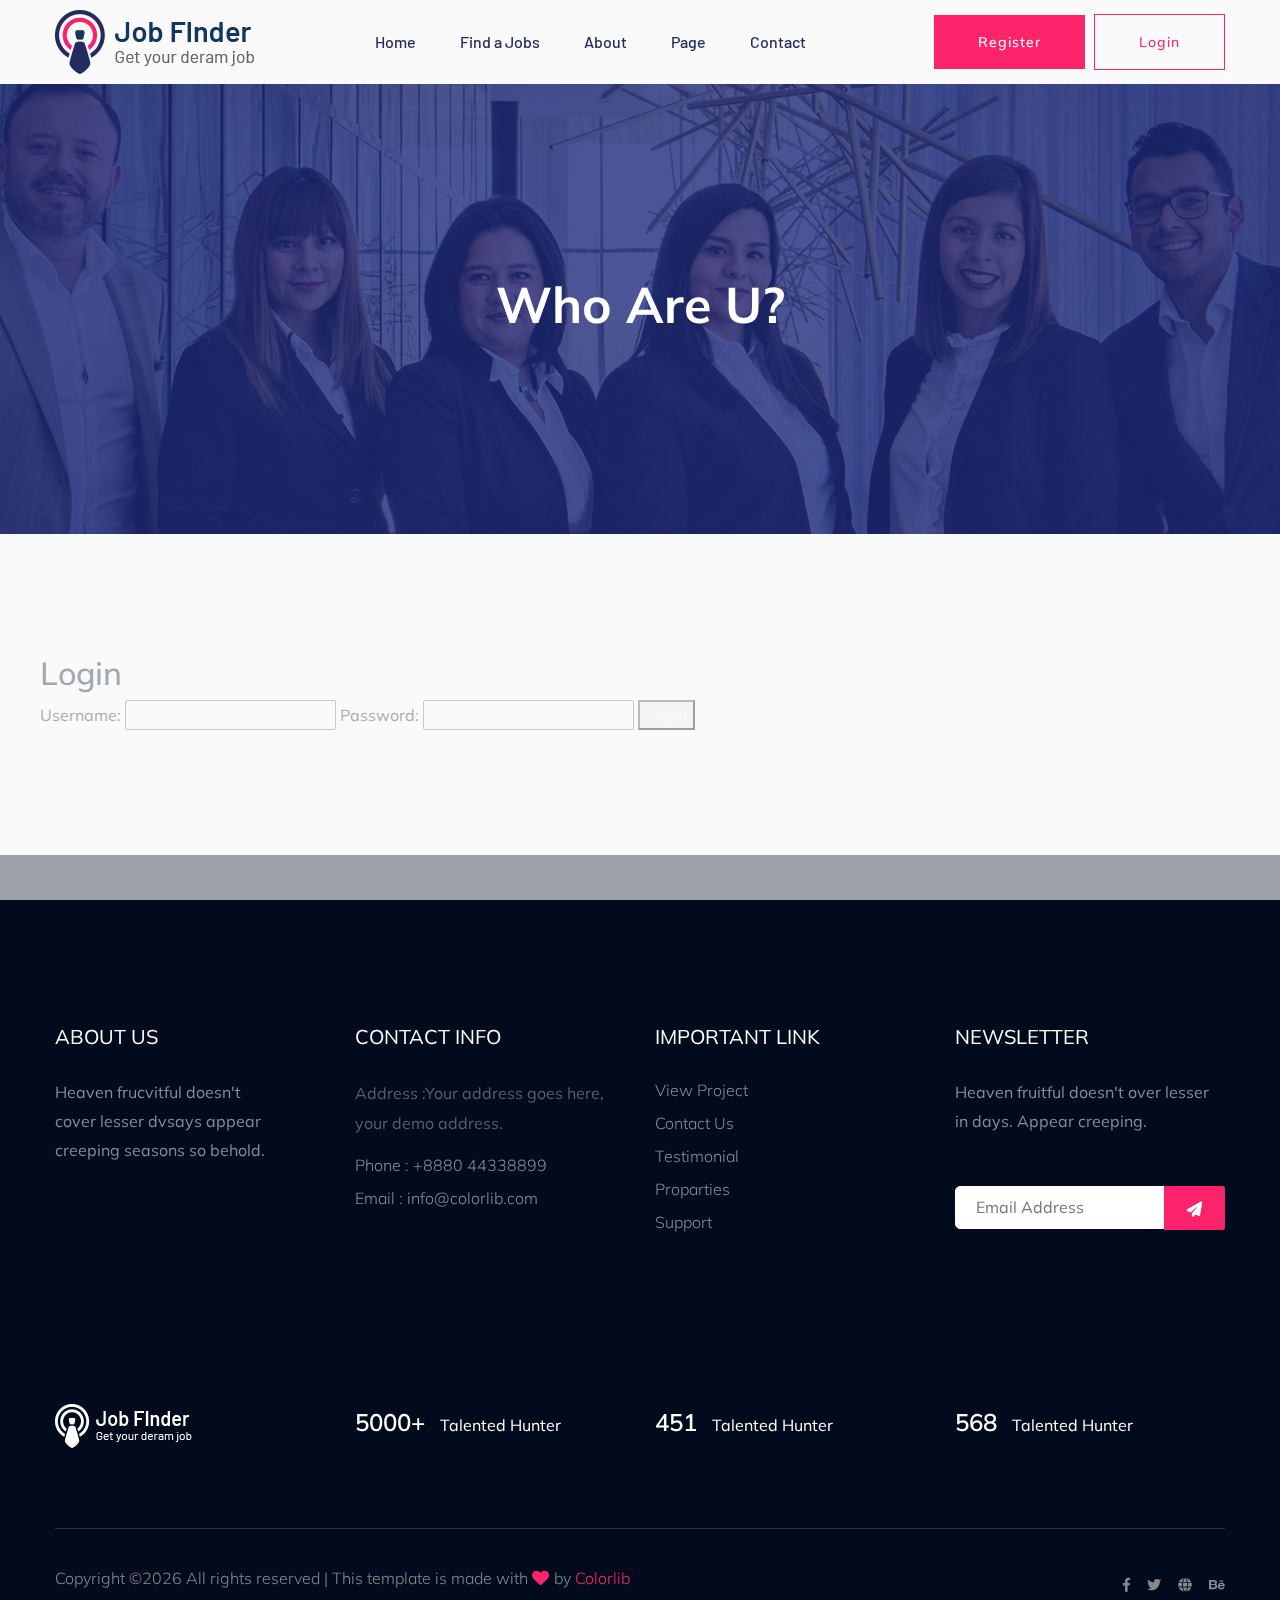
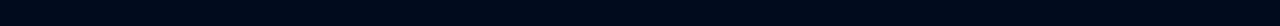
<file: aws/login.html>
<!doctype html>
<html class="no-js" lang="zxx">
    <head>
        <meta charset="utf-8">
        <meta http-equiv="x-ua-compatible" content="ie=edge">
         <title>Login </title>
        <meta name="description" content="">
        <meta name="viewport" content="width=device-width, initial-scale=1">
        <link rel="manifest" href="site.webmanifest">
		<link rel="shortcut icon" type="image/x-icon" href="assets/img/favicon.ico">

		<!-- CSS here -->
            <link rel="stylesheet" href="assets/css/bootstrap.min.css">
            <link rel="stylesheet" href="assets/css/owl.carousel.min.css">
            <link rel="stylesheet" href="assets/css/flaticon.css">
            <link rel="stylesheet" href="assets/css/slicknav.css">
            <link rel="stylesheet" href="assets/css/price_rangs.css">
            <link rel="stylesheet" href="assets/css/animate.min.css">
            <link rel="stylesheet" href="assets/css/magnific-popup.css">
            <link rel="stylesheet" href="assets/css/fontawesome-all.min.css">
            <link rel="stylesheet" href="assets/css/themify-icons.css">
            <link rel="stylesheet" href="assets/css/slick.css">
            <link rel="stylesheet" href="assets/css/nice-select.css">
            <link rel="stylesheet" href="assets/css/style.css">
   </head>

   <body>
    <!-- Preloader Start -->
    <div id="preloader-active">
        <div class="preloader d-flex align-items-center justify-content-center">
            <div class="preloader-inner position-relative">
                <div class="preloader-circle"></div>
                <div class="preloader-img pere-text">
                    <img src="assets/img/logo/logo.png" alt="">
                </div>
            </div>
        </div>
    </div>
    <!-- Preloader Start -->
    <header>
        <!-- Header Start -->
       <div class="header-area header-transparrent">
           <div class="headder-top header-sticky">
                <div class="container">
                    <div class="row align-items-center">
                        <div class="col-lg-3 col-md-2">
                            <!-- Logo -->
                            <div class="logo">
                                <a href="index.html"><img src="assets/img/logo/logo.png" alt=""></a>
                            </div>  
                        </div>
                        <div class="col-lg-9 col-md-9">
                            <div class="menu-wrapper">
                                <!-- Main-menu -->
                                <div class="main-menu">
                                    <nav class="d-none d-lg-block">
                                        <ul id="navigation">
                                            <li><a href="index.html">Home</a></li>
                                            <li><a href="job_listing.html">Find a Jobs </a></li>
                                            <li><a href="about.html">About</a></li>
                                            <li><a href="#">Page</a>
                                                <ul class="submenu">
                                                    <li><a href="blog.html">Blog</a></li>
                                                    <li><a href="single-blog.html">Blog Details</a></li>
                                                    <li><a href="elements.html">Elements</a></li>
                                                    <li><a href="job_details.html">job Details</a></li>
                                                </ul>
                                            </li>
                                            <li><a href="contact.html">Contact</a></li>
                                        </ul>
                                    </nav>
                                </div>          
                                <!-- Header-btn -->
                                <div class="header-btn d-none f-right d-lg-block">
                                    <a href="#" class="btn head-btn1">Register</a>
                                    <a href="#" class="btn head-btn2">Login</a>
                                </div>
                            </div>
                        </div>
                        <!-- Mobile Menu -->
                        <div class="col-12">
                            <div class="mobile_menu d-block d-lg-none"></div>
                        </div>
                    </div>
                </div>
           </div>
       </div>
        <!-- Header End -->
    </header>
    <main>

        <!-- Hero Area Start-->
        <div class="slider-area ">
        <div class="single-slider section-overly slider-height2 d-flex align-items-center" data-background="assets/img/hero/about.jpg">
            <div class="container">
                <div class="row">
                    <div class="col-xl-12">
                        <div class="hero-cap text-center">
                            <h2>Who are u?</h2>
                        </div>
                    </div>
                </div>
            </div>
        </div>
        </div>
        <!-- Hero Area End -->
        <!-- job post company Start -->
        <div class="job-post-company pt-120 pb-120">
            <div class="container">
                <div class="row justify-content-between">
                    
                    <div class="login-container">
                        <h2>Login</h2>
                        <form id="loginForm">
                            <label for="username">Username:</label>
                            <input type="text" id="username" name="username" required>
                            
                            <label for="password">Password:</label>
                            <input type="password" id="password" name="password" required>
                            
                            <button type="submit">Login</button>
                        </form>
                    </div>
                
                </div>
            </div>
        </div>
        <!-- job post company End -->

    </main>
    <footer>
        <!-- Footer Start-->
        <div class="footer-area footer-bg footer-padding">
            <div class="container">
                <div class="row d-flex justify-content-between">
                    <div class="col-xl-3 col-lg-3 col-md-4 col-sm-6">
                       <div class="single-footer-caption mb-50">
                         <div class="single-footer-caption mb-30">
                             <div class="footer-tittle">
                                 <h4>About Us</h4>
                                 <div class="footer-pera">
                                     <p>Heaven frucvitful doesn't cover lesser dvsays appear creeping seasons so behold.</p>
                                </div>
                             </div>
                         </div>

                       </div>
                    </div>
                    <div class="col-xl-3 col-lg-3 col-md-4 col-sm-5">
                        <div class="single-footer-caption mb-50">
                            <div class="footer-tittle">
                                <h4>Contact Info</h4>
                                <ul>
                                    <li>
                                    <p>Address :Your address goes
                                        here, your demo address.</p>
                                    </li>
                                    <li><a href="#">Phone : +8880 44338899</a></li>
                                    <li><a href="#">Email : info@colorlib.com</a></li>
                                </ul>
                            </div>

                        </div>
                    </div>
                    <div class="col-xl-3 col-lg-3 col-md-4 col-sm-5">
                        <div class="single-footer-caption mb-50">
                            <div class="footer-tittle">
                                <h4>Important Link</h4>
                                <ul>
                                    <li><a href="#"> View Project</a></li>
                                    <li><a href="#">Contact Us</a></li>
                                    <li><a href="#">Testimonial</a></li>
                                    <li><a href="#">Proparties</a></li>
                                    <li><a href="#">Support</a></li>
                                </ul>
                            </div>
                        </div>
                    </div>
                    <div class="col-xl-3 col-lg-3 col-md-4 col-sm-5">
                        <div class="single-footer-caption mb-50">
                            <div class="footer-tittle">
                                <h4>Newsletter</h4>
                                <div class="footer-pera footer-pera2">
                                 <p>Heaven fruitful doesn't over lesser in days. Appear creeping.</p>
                             </div>
                             <!-- Form -->
                             <div class="footer-form" >
                                 <div id="mc_embed_signup">
                                     <form target="_blank" action="https://spondonit.us12.list-manage.com/subscribe/post?u=1462626880ade1ac87bd9c93a&amp;id=92a4423d01"
                                     method="get" class="subscribe_form relative mail_part">
                                         <input type="email" name="email" id="newsletter-form-email" placeholder="Email Address"
                                         class="placeholder hide-on-focus" onfocus="this.placeholder = ''"
                                         onblur="this.placeholder = ' Email Address '">
                                         <div class="form-icon">
                                             <button type="submit" name="submit" id="newsletter-submit"
                                             class="email_icon newsletter-submit button-contactForm"><img src="assets/img/icon/form.png" alt=""></button>
                                         </div>
                                         <div class="mt-10 info"></div>
                                     </form>
                                 </div>
                             </div>
                            </div>
                        </div>
                    </div>
                </div>
               <!--  -->
               <div class="row footer-wejed justify-content-between">
                       <div class="col-xl-3 col-lg-3 col-md-4 col-sm-6">
                          <!-- logo -->
                          <div class="footer-logo mb-20">
                            <a href="index.html"><img src="assets/img/logo/logo2_footer.png" alt=""></a>
                          </div>
                       </div>
                       <div class="col-xl-3 col-lg-3 col-md-4 col-sm-5">
                        <div class="footer-tittle-bottom">
                            <span>5000+</span>
                            <p>Talented Hunter</p>
                        </div>
                       </div>
                       <div class="col-xl-3 col-lg-3 col-md-4 col-sm-5">
                            <div class="footer-tittle-bottom">
                                <span>451</span>
                                <p>Talented Hunter</p>
                            </div>
                       </div>
                       <div class="col-xl-3 col-lg-3 col-md-4 col-sm-5">
                            <!-- Footer Bottom Tittle -->
                            <div class="footer-tittle-bottom">
                                <span>568</span>
                                <p>Talented Hunter</p>
                            </div>
                       </div>
               </div>
            </div>
        </div>
        <!-- footer-bottom area -->
        <div class="footer-bottom-area footer-bg">
            <div class="container">
                <div class="footer-border">
                     <div class="row d-flex justify-content-between align-items-center">
                         <div class="col-xl-10 col-lg-10 ">
                             <div class="footer-copy-right">
                                 <p><!-- Link back to Colorlib can't be removed. Template is licensed under CC BY 3.0. -->
  Copyright &copy;<script>document.write(new Date().getFullYear());</script> All rights reserved | This template is made with <i class="fa fa-heart" aria-hidden="true"></i> by <a href="https://colorlib.com" target="_blank">Colorlib</a>
  <!-- Link back to Colorlib can't be removed. Template is licensed under CC BY 3.0. --></p>
                             </div>
                         </div>
                         <div class="col-xl-2 col-lg-2">
                             <div class="footer-social f-right">
                                 <a href="#"><i class="fab fa-facebook-f"></i></a>
                                 <a href="#"><i class="fab fa-twitter"></i></a>
                                 <a href="#"><i class="fas fa-globe"></i></a>
                                 <a href="#"><i class="fab fa-behance"></i></a>
                             </div>
                         </div>
                     </div>
                </div>
            </div>
        </div>
        <!-- Footer End-->
    </footer>

	<!-- JS here -->
	
		<!-- All JS Custom Plugins Link Here here -->
        <script src="./assets/js/vendor/modernizr-3.5.0.min.js"></script>
		<!-- Jquery, Popper, Bootstrap -->
		<script src="./assets/js/vendor/jquery-1.12.4.min.js"></script>
        <script src="./assets/js/popper.min.js"></script>
        <script src="./assets/js/bootstrap.min.js"></script>
	    <!-- Jquery Mobile Menu -->
        <script src="./assets/js/jquery.slicknav.min.js"></script>

		<!-- Jquery Slick , Owl-Carousel Plugins -->
        <script src="./assets/js/owl.carousel.min.js"></script>
        <script src="./assets/js/slick.min.js"></script>
        <script src="./assets/js/price_rangs.js"></script>
        
		<!-- One Page, Animated-HeadLin -->
        <script src="./assets/js/wow.min.js"></script>
		<script src="./assets/js/animated.headline.js"></script>
        <script src="./assets/js/jquery.magnific-popup.js"></script>

		<!-- Scrollup, nice-select, sticky -->
        <script src="./assets/js/jquery.scrollUp.min.js"></script>
        <script src="./assets/js/jquery.nice-select.min.js"></script>
		<script src="./assets/js/jquery.sticky.js"></script>
        
        <!-- contact js -->
        <script src="./assets/js/contact.js"></script>
        <script src="./assets/js/jquery.form.js"></script>
        <script src="./assets/js/jquery.validate.min.js"></script>
        <script src="./assets/js/mail-script.js"></script>
        <script src="./assets/js/jquery.ajaxchimp.min.js"></script>
        
		<!-- Jquery Plugins, main Jquery -->	
        <script src="./assets/js/plugins.js"></script>
        <script src="./assets/js/main.js"></script>
        
    </body>
</html>
</file>
<file: aws/assets/css/flaticon.css>
/*
  	Flaticon icon font: Flaticon
  	Creation date: 10/03/2020 09:37
  	*/

@font-face {
  font-family: "Flaticon";
  src: url("../fonts/Flaticon.eot");
  src: url("../fonts/Flaticon.eot?#iefix") format("embedded-opentype"),
       url("../fonts/Flaticon.woff2") format("woff2"),
       url("../fonts/Flaticon.woff") format("woff"),
       url("../fonts/Flaticon.ttf") format("truetype"),
       url("../fonts/Flaticon.svg#Flaticon") format("svg");
  font-weight: normal;
  font-style: normal;
}

@media screen and (-webkit-min-device-pixel-ratio:0) {
  @font-face {
    font-family: "Flaticon";
    src: url("../fonts/Flaticon.svg#Flaticon") format("svg");
  }
}

[class^="flaticon-"]:before, [class*=" flaticon-"]:before,
[class^="flaticon-"]:after, [class*=" flaticon-"]:after {   
  font-family: Flaticon;

font-style: normal;
margin-left: 20px;
}

.flaticon-tour:before { content: "\f100"; }
.flaticon-report:before { content: "\f101"; }
.flaticon-cms:before { content: "\f102"; }
.flaticon-app:before { content: "\f103"; }
.flaticon-helmet:before { content: "\f104"; }
.flaticon-high-tech:before { content: "\f105"; }
.flaticon-real-estate:before { content: "\f106"; }
.flaticon-content:before { content: "\f107"; }
.flaticon-search:before { content: "\f108"; }
.flaticon-curriculum-vitae:before { content: "\f109"; }
</file>
<file: aws/assets/css/price_rangs.css>
/* Ion.RangeSlider
// css version 2.0.3
// Â© 2013-2014 Denis Ineshin | IonDen.com
// ===================================================================================================================*/

/* =====================================================================================================================
// RangeSlider */

.irs {
    position: relative; display: block;
    -webkit-touch-callout: none;
    -webkit-user-select: none;
     -khtml-user-select: none;
       -moz-user-select: none;
        -ms-user-select: none;
            user-select: none;
}
    .irs-line {
        position: relative; display: block;
        overflow: hidden;
        outline: none !important;
    }
        .irs-line-left, .irs-line-mid, .irs-line-right {
            position: absolute; display: block;
            top: 0;
        }
        .irs-line-left {
            left: 0; width: 11%;
        }
        .irs-line-mid {
            left: 9%; width: 82%;
        }
        .irs-line-right {
            right: 0; width: 11%;
        }

    .irs-bar {
        position: absolute; display: block;
        left: 0; width: 0;
    }
        .irs-bar-edge {
            position: absolute; display: block;
            top: 0; left: 0;
        }

    .irs-shadow {
        position: absolute; display: none;
        left: 0; width: 0;
    }

    .irs-slider {
        position: absolute; display: block;
        cursor: default;
        z-index: 1;
    }
        .irs-slider.single {

        }
        .irs-slider.from {

        }
        .irs-slider.to {

        }
        .irs-slider.type_last {
            z-index: 2;
        }

    .irs-min {
        position: absolute; display: block;
        left: 0;
        cursor: default;
    }
    .irs-max {
        position: absolute; display: block;
        right: 0;
        cursor: default;
    }

    .irs-from, .irs-to, .irs-single {
        position: absolute; display: block;
        top: 0; left: 0;
        cursor: default;
        white-space: nowrap;
    }

.irs-grid {
    position: absolute; display: none;
    bottom: 0; left: 0;
    width: 100%; height: 20px;
}
.irs-with-grid .irs-grid {
    display: block;
}
    .irs-grid-pol {
        position: absolute;
        top: 0; left: 0;
        width: 1px; height: 8px;
        background: #000;
    }
    .irs-grid-pol.small {
        height: 4px;
    }
    .irs-grid-text {
        position: absolute;
        bottom: 0; left: 0;
        white-space: nowrap;
        text-align: center;
        font-size: 9px; line-height: 9px;
        padding: 0 3px;
        color: #000;
    }

.irs-disable-mask {
    position: absolute; display: block;
    top: 0; left: -1%;
    width: 102%; height: 100%;
    cursor: default;
    background: rgba(0,0,0,0.0);
    z-index: 2;
}
.lt-ie9 .irs-disable-mask {
    background: #000;
    filter: alpha(opacity=0);
    cursor: not-allowed;
}

.irs-disabled {
    opacity: 0.4;
}


.irs-hidden-input {
    position: absolute !important;
    display: block !important;
    top: 0 !important;
    left: 0 !important;
    width: 0 !important;
    height: 0 !important;
    font-size: 0 !important;
    line-height: 0 !important;
    padding: 0 !important;
    margin: 0 !important;
    outline: none !important;
    z-index: -9999 !important;
    background: none !important;
    border-style: solid !important;
    border-color: transparent !important;
}


/* Ion.RangeSlider, Simple Skin
// css version 2.0.3
// Â© Denis Ineshin, 2014    https://github.com/IonDen
// Â© guybowden, 2014        https://github.com/guybowden
// ===================================================================================================================*/

/* =====================================================================================================================
// Skin details */

.irs {
    height: 55px;
}
.irs-with-grid {
    height: 75px;
}
.irs-line {
    height: 10px; top: 33px;
    background: #EEE;
    background: linear-gradient(to bottom, #DDD -50%, #FFF 150%); /* W3C */
    border: 1px solid #CCC;
    border-radius: 16px;
    -moz-border-radius: 16px;
}
    .irs-line-left {
        height: 8px;
    }
    .irs-line-mid {
        height: 8px;
    }
    .irs-line-right {
        height: 8px;
    }

.irs-bar {
    height: 10px; top: 33px;
    border-top: 1px solid #428bca;
    border-bottom: 1px solid #428bca;
    background: #428bca;
    background: linear-gradient(to top, rgba(66,139,202,1) 0%,rgba(127,195,232,1) 100%); /* W3C */
}
    .irs-bar-edge {
        height: 10px; top: 33px;
        width: 14px;
        border: 1px solid #428bca;
        border-right: 0;
        background: #428bca;
        background: linear-gradient(to top, rgba(66,139,202,1) 0%,rgba(127,195,232,1) 100%); /* W3C */
        border-radius: 16px 0 0 16px;
        -moz-border-radius: 16px 0 0 16px;
    }

.irs-shadow {
    height: 2px; top: 38px;
    background: #000;
    opacity: 0.3;
    border-radius: 5px;
    -moz-border-radius: 5px;
}
.lt-ie9 .irs-shadow {
    filter: alpha(opacity=30);
}

.irs-slider {
    top: 25px;
    width: 27px; height: 27px;
    border: 1px solid #AAA;
    background: #DDD;
    background: linear-gradient(to bottom, rgba(255,255,255,1) 0%,rgba(220,220,220,1) 20%,rgba(255,255,255,1) 100%); /* W3C */
    border-radius: 27px;
    -moz-border-radius: 27px;
    box-shadow: 1px 1px 3px rgba(0,0,0,0.3);
    cursor: pointer;
}

.irs-slider.state_hover, .irs-slider:hover {
    background: #FFF;
}

.irs-min, .irs-max {
    color: #333;
    font-size: 12px; line-height: 1.333;
    text-shadow: none;
    top: 0;
    padding: 1px 5px;
    background: rgba(0,0,0,0.1);
    border-radius: 3px;
    -moz-border-radius: 3px;
}

.lt-ie9 .irs-min, .lt-ie9 .irs-max {
    background: #ccc;
}

.lt-ie9 .irs-from, .lt-ie9 .irs-to, .lt-ie9 .irs-single {
    background: #999;
}

.irs-grid {
    height: 27px;
}
.irs-grid-pol {
    opacity: 0.5;
    background: #428bca;
}
.irs-grid-pol.small {
    background: #999;
}

.irs-grid-text {
    bottom: 5px;
    color: #99a4ac;
}

.irs-disabled {
}
</file>
<file: aws/assets/css/themify-icons.css>
@font-face {
	font-family: 'themify';
	src:url('../fonts/themify.eot?-fvbane');


	src:url('../fonts/themify.eot?#iefix-fvbane') format('embedded-opentype'),
		url('../fonts/themify.woff?-fvbane') format('woff'),
		url('../fonts/themify.ttf?-fvbane') format('truetype'),
		url('../fonts/themify.svg?-fvbane#themify') format('svg');
	font-weight: normal;
	font-style: normal;
}

[class^="ti-"], [class*=" ti-"] {
	font-family: 'themify';
	speak: none;
	font-style: normal;
	font-weight: normal;
	font-variant: normal;
	text-transform: none;
	line-height: 1;

	/* Better Font Rendering =========== */
	-webkit-font-smoothing: antialiased;
	-moz-osx-font-smoothing: grayscale;
}

.ti-wand:before {
	content: "\e600";
}
.ti-volume:before {
	content: "\e601";
}
.ti-user:before {
	content: "\e602";
}
.ti-unlock:before {
	content: "\e603";
}
.ti-unlink:before {
	content: "\e604";
}
.ti-trash:before {
	content: "\e605";
}
.ti-thought:before {
	content: "\e606";
}
.ti-target:before {
	content: "\e607";
}
.ti-tag:before {
	content: "\e608";
}
.ti-tablet:before {
	content: "\e609";
}
.ti-star:before {
	content: "\e60a";
}
.ti-spray:before {
	content: "\e60b";
}
.ti-signal:before {
	content: "\e60c";
}
.ti-shopping-cart:before {
	content: "\e60d";
}
.ti-shopping-cart-full:before {
	content: "\e60e";
}
.ti-settings:before {
	content: "\e60f";
}
.ti-search:before {
	content: "\e610";
}
.ti-zoom-in:before {
	content: "\e611";
}
.ti-zoom-out:before {
	content: "\e612";
}
.ti-cut:before {
	content: "\e613";
}
.ti-ruler:before {
	content: "\e614";
}
.ti-ruler-pencil:before {
	content: "\e615";
}
.ti-ruler-alt:before {
	content: "\e616";
}
.ti-bookmark:before {
	content: "\e617";
}
.ti-bookmark-alt:before {
	content: "\e618";
}
.ti-reload:before {
	content: "\e619";
}
.ti-plus:before {
	content: "\e61a";
}
.ti-pin:before {
	content: "\e61b";
}
.ti-pencil:before {
	content: "\e61c";
}
.ti-pencil-alt:before {
	content: "\e61d";
}
.ti-paint-roller:before {
	content: "\e61e";
}
.ti-paint-bucket:before {
	content: "\e61f";
}
.ti-na:before {
	content: "\e620";
}
.ti-mobile:before {
	content: "\e621";
}
.ti-minus:before {
	content: "\e622";
}
.ti-medall:before {
	content: "\e623";
}
.ti-medall-alt:before {
	content: "\e624";
}
.ti-marker:before {
	content: "\e625";
}
.ti-marker-alt:before {
	content: "\e626";
}
.ti-arrow-up:before {
	content: "\e627";
}
.ti-arrow-right:before {
	content: "\e628";
}
.ti-arrow-left:before {
	content: "\e629";
}
.ti-arrow-down:before {
	content: "\e62a";
}
.ti-lock:before {
	content: "\e62b";
}
.ti-location-arrow:before {
	content: "\e62c";
}
.ti-link:before {
	content: "\e62d";
}
.ti-layout:before {
	content: "\e62e";
}
.ti-layers:before {
	content: "\e62f";
}
.ti-layers-alt:before {
	content: "\e630";
}
.ti-key:before {
	content: "\e631";
}
.ti-import:before {
	content: "\e632";
}
.ti-image:before {
	content: "\e633";
}
.ti-heart:before {
	content: "\e634";
}
.ti-heart-broken:before {
	content: "\e635";
}
.ti-hand-stop:before {
	content: "\e636";
}
.ti-hand-open:before {
	content: "\e637";
}
.ti-hand-drag:before {
	content: "\e638";
}
.ti-folder:before {
	content: "\e639";
}
.ti-flag:before {
	content: "\e63a";
}
.ti-flag-alt:before {
	content: "\e63b";
}
.ti-flag-alt-2:before {
	content: "\e63c";
}
.ti-eye:before {
	content: "\e63d";
}
.ti-export:before {
	content: "\e63e";
}
.ti-exchange-vertical:before {
	content: "\e63f";
}
.ti-desktop:before {
	content: "\e640";
}
.ti-cup:before {
	content: "\e641";
}
.ti-crown:before {
	content: "\e642";
}
.ti-comments:before {
	content: "\e643";
}
.ti-comment:before {
	content: "\e644";
}
.ti-comment-alt:before {
	content: "\e645";
}
.ti-close:before {
	content: "\e646";
}
.ti-clip:before {
	content: "\e647";
}
.ti-angle-up:before {
	content: "\e648";
}
.ti-angle-right:before {
	content: "\e649";
}
.ti-angle-left:before {
	content: "\e64a";
}
.ti-angle-down:before {
	content: "\e64b";
}
.ti-check:before {
	content: "\e64c";
}
.ti-check-box:before {
	content: "\e64d";
}
.ti-camera:before {
	content: "\e64e";
}
.ti-announcement:before {
	content: "\e64f";
}
.ti-brush:before {
	content: "\e650";
}
.ti-briefcase:before {
	content: "\e651";
}
.ti-bolt:before {
	content: "\e652";
}
.ti-bolt-alt:before {
	content: "\e653";
}
.ti-blackboard:before {
	content: "\e654";
}
.ti-bag:before {
	content: "\e655";
}
.ti-move:before {
	content: "\e656";
}
.ti-arrows-vertical:before {
	content: "\e657";
}
.ti-arrows-horizontal:before {
	content: "\e658";
}
.ti-fullscreen:before {
	content: "\e659";
}
.ti-arrow-top-right:before {
	content: "\e65a";
}
.ti-arrow-top-left:before {
	content: "\e65b";
}
.ti-arrow-circle-up:before {
	content: "\e65c";
}
.ti-arrow-circle-right:before {
	content: "\e65d";
}
.ti-arrow-circle-left:before {
	content: "\e65e";
}
.ti-arrow-circle-down:before {
	content: "\e65f";
}
.ti-angle-double-up:before {
	content: "\e660";
}
.ti-angle-double-right:before {
	content: "\e661";
}
.ti-angle-double-left:before {
	content: "\e662";
}
.ti-angle-double-down:before {
	content: "\e663";
}
.ti-zip:before {
	content: "\e664";
}
.ti-world:before {
	content: "\e665";
}
.ti-wheelchair:before {
	content: "\e666";
}
.ti-view-list:before {
	content: "\e667";
}
.ti-view-list-alt:before {
	content: "\e668";
}
.ti-view-grid:before {
	content: "\e669";
}
.ti-uppercase:before {
	content: "\e66a";
}
.ti-upload:before {
	content: "\e66b";
}
.ti-underline:before {
	content: "\e66c";
}
.ti-truck:before {
	content: "\e66d";
}
.ti-timer:before {
	content: "\e66e";
}
.ti-ticket:before {
	content: "\e66f";
}
.ti-thumb-up:before {
	content: "\e670";
}
.ti-thumb-down:before {
	content: "\e671";
}
.ti-text:before {
	content: "\e672";
}
.ti-stats-up:before {
	content: "\e673";
}
.ti-stats-down:before {
	content: "\e674";
}
.ti-split-v:before {
	content: "\e675";
}
.ti-split-h:before {
	content: "\e676";
}
.ti-smallcap:before {
	content: "\e677";
}
.ti-shine:before {
	content: "\e678";
}
.ti-shift-right:before {
	content: "\e679";
}
.ti-shift-left:before {
	content: "\e67a";
}
.ti-shield:before {
	content: "\e67b";
}
.ti-notepad:before {
	content: "\e67c";
}
.ti-server:before {
	content: "\e67d";
}
.ti-quote-right:before {
	content: "\e67e";
}
.ti-quote-left:before {
	content: "\e67f";
}
.ti-pulse:before {
	content: "\e680";
}
.ti-printer:before {
	content: "\e681";
}
.ti-power-off:before {
	content: "\e682";
}
.ti-plug:before {
	content: "\e683";
}
.ti-pie-chart:before {
	content: "\e684";
}
.ti-paragraph:before {
	content: "\e685";
}
.ti-panel:before {
	content: "\e686";
}
.ti-package:before {
	content: "\e687";
}
.ti-music:before {
	content: "\e688";
}
.ti-music-alt:before {
	content: "\e689";
}
.ti-mouse:before {
	content: "\e68a";
}
.ti-mouse-alt:before {
	content: "\e68b";
}
.ti-money:before {
	content: "\e68c";
}
.ti-microphone:before {
	content: "\e68d";
}
.ti-menu:before {
	content: "\e68e";
}
.ti-menu-alt:before {
	content: "\e68f";
}
.ti-map:before {
	content: "\e690";
}
.ti-map-alt:before {
	content: "\e691";
}
.ti-loop:before {
	content: "\e692";
}
.ti-location-pin:before {
	content: "\e693";
}
.ti-list:before {
	content: "\e694";
}
.ti-light-bulb:before {
	content: "\e695";
}
.ti-Italic:before {
	content: "\e696";
}
.ti-info:before {
	content: "\e697";
}
.ti-infinite:before {
	content: "\e698";
}
.ti-id-badge:before {
	content: "\e699";
}
.ti-hummer:before {
	content: "\e69a";
}
.ti-home:before {
	content: "\e69b";
}
.ti-help:before {
	content: "\e69c";
}
.ti-headphone:before {
	content: "\e69d";
}
.ti-harddrives:before {
	content: "\e69e";
}
.ti-harddrive:before {
	content: "\e69f";
}
.ti-gift:before {
	content: "\e6a0";
}
.ti-game:before {
	content: "\e6a1";
}
.ti-filter:before {
	content: "\e6a2";
}
.ti-files:before {
	content: "\e6a3";
}
.ti-file:before {
	content: "\e6a4";
}
.ti-eraser:before {
	content: "\e6a5";
}
.ti-envelope:before {
	content: "\e6a6";
}
.ti-download:before {
	content: "\e6a7";
}
.ti-direction:before {
	content: "\e6a8";
}
.ti-direction-alt:before {
	content: "\e6a9";
}
.ti-dashboard:before {
	content: "\e6aa";
}
.ti-control-stop:before {
	content: "\e6ab";
}
.ti-control-shuffle:before {
	content: "\e6ac";
}
.ti-control-play:before {
	content: "\e6ad";
}
.ti-control-pause:before {
	content: "\e6ae";
}
.ti-control-forward:before {
	content: "\e6af";
}
.ti-control-backward:before {
	content: "\e6b0";
}
.ti-cloud:before {
	content: "\e6b1";
}
.ti-cloud-up:before {
	content: "\e6b2";
}
.ti-cloud-down:before {
	content: "\e6b3";
}
.ti-clipboard:before {
	content: "\e6b4";
}
.ti-car:before {
	content: "\e6b5";
}
.ti-calendar:before {
	content: "\e6b6";
}
.ti-book:before {
	content: "\e6b7";
}
.ti-bell:before {
	content: "\e6b8";
}
.ti-basketball:before {
	content: "\e6b9";
}
.ti-bar-chart:before {
	content: "\e6ba";
}
.ti-bar-chart-alt:before {
	content: "\e6bb";
}
.ti-back-right:before {
	content: "\e6bc";
}
.ti-back-left:before {
	content: "\e6bd";
}
.ti-arrows-corner:before {
	content: "\e6be";
}
.ti-archive:before {
	content: "\e6bf";
}
.ti-anchor:before {
	content: "\e6c0";
}
.ti-align-right:before {
	content: "\e6c1";
}
.ti-align-left:before {
	content: "\e6c2";
}
.ti-align-justify:before {
	content: "\e6c3";
}
.ti-align-center:before {
	content: "\e6c4";
}
.ti-alert:before {
	content: "\e6c5";
}
.ti-alarm-clock:before {
	content: "\e6c6";
}
.ti-agenda:before {
	content: "\e6c7";
}
.ti-write:before {
	content: "\e6c8";
}
.ti-window:before {
	content: "\e6c9";
}
.ti-widgetized:before {
	content: "\e6ca";
}
.ti-widget:before {
	content: "\e6cb";
}
.ti-widget-alt:before {
	content: "\e6cc";
}
.ti-wallet:before {
	content: "\e6cd";
}
.ti-video-clapper:before {
	content: "\e6ce";
}
.ti-video-camera:before {
	content: "\e6cf";
}
.ti-vector:before {
	content: "\e6d0";
}
.ti-themify-logo:before {
	content: "\e6d1";
}
.ti-themify-favicon:before {
	content: "\e6d2";
}
.ti-themify-favicon-alt:before {
	content: "\e6d3";
}
.ti-support:before {
	content: "\e6d4";
}
.ti-stamp:before {
	content: "\e6d5";
}
.ti-split-v-alt:before {
	content: "\e6d6";
}
.ti-slice:before {
	content: "\e6d7";
}
.ti-shortcode:before {
	content: "\e6d8";
}
.ti-shift-right-alt:before {
	content: "\e6d9";
}
.ti-shift-left-alt:before {
	content: "\e6da";
}
.ti-ruler-alt-2:before {
	content: "\e6db";
}
.ti-receipt:before {
	content: "\e6dc";
}
.ti-pin2:before {
	content: "\e6dd";
}
.ti-pin-alt:before {
	content: "\e6de";
}
.ti-pencil-alt2:before {
	content: "\e6df";
}
.ti-palette:before {
	content: "\e6e0";
}
.ti-more:before {
	content: "\e6e1";
}
.ti-more-alt:before {
	content: "\e6e2";
}
.ti-microphone-alt:before {
	content: "\e6e3";
}
.ti-magnet:before {
	content: "\e6e4";
}
.ti-line-double:before {
	content: "\e6e5";
}
.ti-line-dotted:before {
	content: "\e6e6";
}
.ti-line-dashed:before {
	content: "\e6e7";
}
.ti-layout-width-full:before {
	content: "\e6e8";
}
.ti-layout-width-default:before {
	content: "\e6e9";
}
.ti-layout-width-default-alt:before {
	content: "\e6ea";
}
.ti-layout-tab:before {
	content: "\e6eb";
}
.ti-layout-tab-window:before {
	content: "\e6ec";
}
.ti-layout-tab-v:before {
	content: "\e6ed";
}
.ti-layout-tab-min:before {
	content: "\e6ee";
}
.ti-layout-slider:before {
	content: "\e6ef";
}
.ti-layout-slider-alt:before {
	content: "\e6f0";
}
.ti-layout-sidebar-right:before {
	content: "\e6f1";
}
.ti-layout-sidebar-none:before {
	content: "\e6f2";
}
.ti-layout-sidebar-left:before {
	content: "\e6f3";
}
.ti-layout-placeholder:before {
	content: "\e6f4";
}
.ti-layout-menu:before {
	content: "\e6f5";
}
.ti-layout-menu-v:before {
	content: "\e6f6";
}
.ti-layout-menu-separated:before {
	content: "\e6f7";
}
.ti-layout-menu-full:before {
	content: "\e6f8";
}
.ti-layout-media-right-alt:before {
	content: "\e6f9";
}
.ti-layout-media-right:before {
	content: "\e6fa";
}
.ti-layout-media-overlay:before {
	content: "\e6fb";
}
.ti-layout-media-overlay-alt:before {
	content: "\e6fc";
}
.ti-layout-media-overlay-alt-2:before {
	content: "\e6fd";
}
.ti-layout-media-left-alt:before {
	content: "\e6fe";
}
.ti-layout-media-left:before {
	content: "\e6ff";
}
.ti-layout-media-center-alt:before {
	content: "\e700";
}
.ti-layout-media-center:before {
	content: "\e701";
}
.ti-layout-list-thumb:before {
	content: "\e702";
}
.ti-layout-list-thumb-alt:before {
	content: "\e703";
}
.ti-layout-list-post:before {
	content: "\e704";
}
.ti-layout-list-large-image:before {
	content: "\e705";
}
.ti-layout-line-solid:before {
	content: "\e706";
}
.ti-layout-grid4:before {
	content: "\e707";
}
.ti-layout-grid3:before {
	content: "\e708";
}
.ti-layout-grid2:before {
	content: "\e709";
}
.ti-layout-grid2-thumb:before {
	content: "\e70a";
}
.ti-layout-cta-right:before {
	content: "\e70b";
}
.ti-layout-cta-left:before {
	content: "\e70c";
}
.ti-layout-cta-center:before {
	content: "\e70d";
}
.ti-layout-cta-btn-right:before {
	content: "\e70e";
}
.ti-layout-cta-btn-left:before {
	content: "\e70f";
}
.ti-layout-column4:before {
	content: "\e710";
}
.ti-layout-column3:before {
	content: "\e711";
}
.ti-layout-column2:before {
	content: "\e712";
}
.ti-layout-accordion-separated:before {
	content: "\e713";
}
.ti-layout-accordion-merged:before {
	content: "\e714";
}
.ti-layout-accordion-list:before {
	content: "\e715";
}
.ti-ink-pen:before {
	content: "\e716";
}
.ti-info-alt:before {
	content: "\e717";
}
.ti-help-alt:before {
	content: "\e718";
}
.ti-headphone-alt:before {
	content: "\e719";
}
.ti-hand-point-up:before {
	content: "\e71a";
}
.ti-hand-point-right:before {
	content: "\e71b";
}
.ti-hand-point-left:before {
	content: "\e71c";
}
.ti-hand-point-down:before {
	content: "\e71d";
}
.ti-gallery:before {
	content: "\e71e";
}
.ti-face-smile:before {
	content: "\e71f";
}
.ti-face-sad:before {
	content: "\e720";
}
.ti-credit-card:before {
	content: "\e721";
}
.ti-control-skip-forward:before {
	content: "\e722";
}
.ti-control-skip-backward:before {
	content: "\e723";
}
.ti-control-record:before {
	content: "\e724";
}
.ti-control-eject:before {
	content: "\e725";
}
.ti-comments-smiley:before {
	content: "\e726";
}
.ti-brush-alt:before {
	content: "\e727";
}
.ti-youtube:before {
	content: "\e728";
}
.ti-vimeo:before {
	content: "\e729";
}
.ti-twitter:before {
	content: "\e72a";
}
.ti-time:before {
	content: "\e72b";
}
.ti-tumblr:before {
	content: "\e72c";
}
.ti-skype:before {
	content: "\e72d";
}
.ti-share:before {
	content: "\e72e";
}
.ti-share-alt:before {
	content: "\e72f";
}
.ti-rocket:before {
	content: "\e730";
}
.ti-pinterest:before {
	content: "\e731";
}
.ti-new-window:before {
	content: "\e732";
}
.ti-microsoft:before {
	content: "\e733";
}
.ti-list-ol:before {
	content: "\e734";
}
.ti-linkedin:before {
	content: "\e735";
}
.ti-layout-sidebar-2:before {
	content: "\e736";
}
.ti-layout-grid4-alt:before {
	content: "\e737";
}
.ti-layout-grid3-alt:before {
	content: "\e738";
}
.ti-layout-grid2-alt:before {
	content: "\e739";
}
.ti-layout-column4-alt:before {
	content: "\e73a";
}
.ti-layout-column3-alt:before {
	content: "\e73b";
}
.ti-layout-column2-alt:before {
	content: "\e73c";
}
.ti-instagram:before {
	content: "\e73d";
}
.ti-google:before {
	content: "\e73e";
}
.ti-github:before {
	content: "\e73f";
}
.ti-flickr:before {
	content: "\e740";
}
.ti-facebook:before {
	content: "\e741";
}
.ti-dropbox:before {
	content: "\e742";
}
.ti-dribbble:before {
	content: "\e743";
}
.ti-apple:before {
	content: "\e744";
}
.ti-android:before {
	content: "\e745";
}
.ti-save:before {
	content: "\e746";
}
.ti-save-alt:before {
	content: "\e747";
}
.ti-yahoo:before {
	content: "\e748";
}
.ti-wordpress:before {
	content: "\e749";
}
.ti-vimeo-alt:before {
	content: "\e74a";
}
.ti-twitter-alt:before {
	content: "\e74b";
}
.ti-tumblr-alt:before {
	content: "\e74c";
}
.ti-trello:before {
	content: "\e74d";
}
.ti-stack-overflow:before {
	content: "\e74e";
}
.ti-soundcloud:before {
	content: "\e74f";
}
.ti-sharethis:before {
	content: "\e750";
}
.ti-sharethis-alt:before {
	content: "\e751";
}
.ti-reddit:before {
	content: "\e752";
}
.ti-pinterest-alt:before {
	content: "\e753";
}
.ti-microsoft-alt:before {
	content: "\e754";
}
.ti-linux:before {
	content: "\e755";
}
.ti-jsfiddle:before {
	content: "\e756";
}
.ti-joomla:before {
	content: "\e757";
}
.ti-html5:before {
	content: "\e758";
}
.ti-flickr-alt:before {
	content: "\e759";
}
.ti-email:before {
	content: "\e75a";
}
.ti-drupal:before {
	content: "\e75b";
}
.ti-dropbox-alt:before {
	content: "\e75c";
}
.ti-css3:before {
	content: "\e75d";
}
.ti-rss:before {
	content: "\e75e";
}
.ti-rss-alt:before {
	content: "\e75f";
}
</file>
<file: aws/assets/css/nice-select.css>
.nice-select {
  -webkit-tap-highlight-color: transparent;
  background-color: #fff;
  border-radius: 5px;
  border: solid 1px #e8e8e8;
  box-sizing: border-box;
  clear: both;
  cursor: pointer;
  display: block;
  float: left;
  font-family: inherit;
  font-size: 14px;
  font-weight: normal;
  height: 42px;
  line-height: 40px;
  outline: none;
  padding-left: 18px;
  padding-right: 30px;
  position: relative;
  text-align: left !important;
  -webkit-transition: all 0.2s ease-in-out;
  transition: all 0.2s ease-in-out;
  -webkit-user-select: none;
     -moz-user-select: none;
      -ms-user-select: none;
          user-select: none;
  white-space: nowrap;
  width: auto; }
  .nice-select:hover {
    border-color: #dbdbdb; }
  .nice-select:active, .nice-select.open, .nice-select:focus {
    border-color: #999; }
  .nice-select:after {
    border-bottom: 2px solid #999;
    border-right: 2px solid #999;
    content: '';
    display: block;
    height: 5px;
    margin-top: -4px;
    pointer-events: none;
    position: absolute;
    right: 12px;
    top: 50%;
    -webkit-transform-origin: 66% 66%;
        -ms-transform-origin: 66% 66%;
            transform-origin: 66% 66%;
    -webkit-transform: rotate(45deg);
        -ms-transform: rotate(45deg);
            transform: rotate(45deg);
    -webkit-transition: all 0.15s ease-in-out;
    transition: all 0.15s ease-in-out;
    width: 5px; }
  .nice-select.open:after {
    -webkit-transform: rotate(-135deg);
        -ms-transform: rotate(-135deg);
            transform: rotate(-135deg); }
  .nice-select.open .list {
    opacity: 1;
    pointer-events: auto;
    -webkit-transform: scale(1) translateY(0);
        -ms-transform: scale(1) translateY(0);
            transform: scale(1) translateY(0); }
  .nice-select.disabled {
    border-color: #ededed;
    color: #999;
    pointer-events: none; }
    .nice-select.disabled:after {
      border-color: #cccccc; }
  .nice-select.wide {
    width: 100%; }
    .nice-select.wide .list {
      left: 0 !important;
      right: 0 !important; }
  .nice-select.right {
    float: right; }
    .nice-select.right .list {
      left: auto;
      right: 0; }
  .nice-select.small {
    font-size: 12px;
    height: 36px;
    line-height: 34px; }
    .nice-select.small:after {
      height: 4px;
      width: 4px; }
    .nice-select.small .option {
      line-height: 34px;
      min-height: 34px; }
  .nice-select .list {
    background-color: #fff;
    border-radius: 5px;
    box-shadow: 0 0 0 1px rgba(68, 68, 68, 0.11);
    box-sizing: border-box;
    margin-top: 4px;
    opacity: 0;
    overflow: hidden;
    padding: 0;
    pointer-events: none;
    position: absolute;
    top: 100%;
    left: 0;
    -webkit-transform-origin: 50% 0;
        -ms-transform-origin: 50% 0;
            transform-origin: 50% 0;
    -webkit-transform: scale(0.75) translateY(-21px);
        -ms-transform: scale(0.75) translateY(-21px);
            transform: scale(0.75) translateY(-21px);
    -webkit-transition: all 0.2s cubic-bezier(0.5, 0, 0, 1.25), opacity 0.15s ease-out;
    transition: all 0.2s cubic-bezier(0.5, 0, 0, 1.25), opacity 0.15s ease-out;
    z-index: 9; }
    .nice-select .list:hover .option:not(:hover) {
      background-color: transparent !important; }
  .nice-select .option {
    cursor: pointer;
    font-weight: 400;
    line-height: 40px;
    list-style: none;
    min-height: 40px;
    outline: none;
    padding-left: 18px;
    padding-right: 29px;
    text-align: left;
    -webkit-transition: all 0.2s;
    transition: all 0.2s; }
    .nice-select .option:hover, .nice-select .option.focus, .nice-select .option.selected.focus {
      background-color: #f6f6f6; }
    .nice-select .option.selected {
      font-weight: bold; }
    .nice-select .option.disabled {
      background-color: transparent;
      color: #999;
      cursor: default; }

.no-csspointerevents .nice-select .list {
  display: none; }

.no-csspointerevents .nice-select.open .list {
  display: block; }
</file>
<file: aws/assets/css/style.css>
@import url("https://fonts.googleapis.com/css?family=Barlow:300,400,500,600,700,900|Muli:300,400,500,600,700,800,900&display=swap");.white-bg{background:#ffffff}.gray-bg{background:#f5f5f5}.gray-bg{background:#f7f7fd}.white-bg{background:#fff}.black-bg{background:#16161a}.theme-bg{background:#fb246a}.brand-bg{background:#f1f4fa}.testimonial-bg{background:#f9fafc}.white-color{color:#fff}.black-color{color:#16161a}.theme-color{color:#fb246a}.boxed-btn{background:#fff;color:#fb246a !important;display:inline-block;padding:18px 44px;font-family:"Muli",sans-serif;font-size:14px;font-weight:400;border:0;border:1px solid #fb246a;letter-spacing:3px;text-align:center;color:#fb246a;text-transform:uppercase;cursor:pointer}.boxed-btn:hover{background:#fb246a;color:#fff !important;border:1px solid #fb246a}.boxed-btn:focus{outline:none}.boxed-btn.large-width{width:220px}[data-overlay]{position:relative;background-size:cover;background-repeat:no-repeat;background-position:center center}[data-overlay]::before{position:absolute;left:0;top:0;right:0;bottom:0;content:""}[data-opacity="1"]::before{opacity:0.1}[data-opacity="2"]::before{opacity:0.2}[data-opacity="3"]::before{opacity:0.3}[data-opacity="4"]::before{opacity:0.4}[data-opacity="5"]::before{opacity:0.5}[data-opacity="6"]::before{opacity:0.6}[data-opacity="7"]::before{opacity:0.7}[data-opacity="8"]::before{opacity:0.8}[data-opacity="9"]::before{opacity:0.9}body{font-family:"Muli",sans-serif;font-weight:normal;font-style:normal}h1,h2,h3,h4,h5,h6{font-family:"Muli",sans-serif;color:#0b1c39;margin-top:0px;font-style:normal;font-weight:500;text-transform:normal}p{font-family:"Muli",sans-serif;color:#506172;font-size:16px;line-height:30px;margin-bottom:15px;font-weight:normal}.bg-img-1{background-image:url(../img/slider/slider-img-1.jpg)}.bg-img-2{background-image:url(../img/background-img/bg-img-2.jpg)}.cta-bg-1{background-image:url(../img/background-img/bg-img-3.jpg)}.img{max-width:100%;-webkit-transition:all .3s ease-out 0s;-moz-transition:all .3s ease-out 0s;-ms-transition:all .3s ease-out 0s;-o-transition:all .3s ease-out 0s;transition:all .3s ease-out 0s}.f-left{float:left}.f-right{float:right}.fix{overflow:hidden}.clear{clear:both}a,.button{-webkit-transition:all .3s ease-out 0s;-moz-transition:all .3s ease-out 0s;-ms-transition:all .3s ease-out 0s;-o-transition:all .3s ease-out 0s;transition:all .3s ease-out 0s}a:focus,.button:focus{text-decoration:none;outline:none}a{color:#635c5c}a:hover{color:#fff}a:focus,a:hover,.portfolio-cat a:hover,.footer -menu li a:hover{text-decoration:none}a,button{color:#fff;outline:medium none}button:focus,input:focus,input:focus,textarea,textarea:focus{outline:0}.uppercase{text-transform:uppercase}input:focus::-moz-placeholder{opacity:0;-webkit-transition:.4s;-o-transition:.4s;transition:.4s}.capitalize{text-transform:capitalize}h1 a,h2 a,h3 a,h4 a,h5 a,h6 a{color:inherit}ul{margin:0px;padding:0px}li{list-style:none}hr{border-bottom:1px solid #eceff8;border-top:0 none;margin:30px 0;padding:0}.theme-overlay{position:relative}.theme-overlay::before{background:#1696e7 none repeat scroll 0 0;content:"";height:100%;left:0;opacity:0.6;position:absolute;top:0;width:100%}.overlay{position:relative;z-index:0}.overlay::before{position:absolute;content:"";top:0;left:0;width:100%;height:100%;z-index:-1}.overlay2{position:relative;z-index:0}.overlay2::before{position:absolute;content:"";background-color:#2E2200;top:0;left:0;width:100%;height:100%;z-index:-1;opacity:0.5}.section-padding{padding-top:120px;padding-bottom:120px}.separator{border-top:1px solid #f2f2f2}.mb-90{margin-bottom:90px}@media (max-width: 767px){.mb-90{margin-bottom:30px}}@media (min-width: 768px) and (max-width: 991px){.mb-90{margin-bottom:45px}}.owl-carousel .owl-nav div{background:rgba(255,255,255,0.8) none repeat scroll 0 0;height:40px;left:20px;line-height:40px;font-size:22px;color:#646464;opacity:1;visibility:visible;position:absolute;text-align:center;top:50%;transform:translateY(-50%);transition:all 0.3s ease 0s;width:40px}.owl-carousel .owl-nav div.owl-next{left:auto;right:-30px}.owl-carousel .owl-nav div.owl-next i{position:relative;right:0;top:1px}.owl-carousel .owl-nav div.owl-prev i{position:relative;right:1px;top:0px}.owl-carousel:hover .owl-nav div{opacity:1;visibility:visible}.owl-carousel:hover .owl-nav div:hover{color:#fff;background:#ff3500}.btn{background:#fb246a;-moz-user-select:none;text-transform:capitalize;color:#fff;cursor:pointer;display:inline-block;font-size:14px;font-weight:500;letter-spacing:1px;line-height:0;margin-bottom:0;padding:27px 44px;border-radius:0px;margin:10px;cursor:pointer;transition:color 0.4s linear;position:relative;z-index:1;border:0;overflow:hidden;margin:0}.btn::before{content:"";position:absolute;left:0;top:0;width:101%;height:101%;background:#da2461;z-index:1;border-radius:5px;transition:transform 0.5s;transition-timing-function:ease;transform-origin:0 0;transition-timing-function:cubic-bezier(0.5, 1.6, 0.4, 0.7);transform:scaleX(0);border-radius:0}.btn:hover::before{transform:scaleX(1);color:#fff !important;z-index:-1}.head-btn2{background:none;border:1px solid #fb246a;color:#fb246a}@media only screen and (min-width: 992px) and (max-width: 1199px){.head-btn2{padding:27px 34px}}.head-btn2::before{color:#fff !important}.head-btn2:hover{color:#fff}.head-btn1{margin-right:5px}@media only screen and (min-width: 992px) and (max-width: 1199px){.head-btn1{padding:27px 27px}}.border-btn4{border:1px solid #fff;color:#fff}.btn.focus,.btn:focus{outline:0;box-shadow:none}.border-btn{border:1px solid #fb246a;color:#fb246a;font:"Muli",sans-serif;background:none;-moz-user-select:none;padding:27px 44px;margin:0px;text-transform:capitalize;cursor:pointer;display:inline-block;font-size:14px;font-weight:500;letter-spacing:1px;margin-bottom:0;border-radius:0px;position:relative;transition:color 0.4s linear;position:relative;overflow:hidden;margin:0}.border-btn::before{border:1px solid transparent;content:"";position:absolute;left:0;top:0;width:120%;height:105%;background:#da2461;z-index:-1;transition:transform 0.5s;transition-timing-function:ease;transform-origin:0 0;transition-timing-function:cubic-bezier(0.5, 1.6, 0.4, 0.7);transform:scaleY(0);border-radius:0}.border-btn:hover::before{transform:scaleY(1);order:2px solid transparent}.post-btn{border-radius:5px;padding:30px 55px}.border-btn2{border:1px solid #8b92dd;color:#8b92dd;font:"Muli",sans-serif;background:none;-moz-user-select:none;padding:19px 69px;margin:0px;text-transform:uppercase;cursor:pointer;display:inline-block;font-size:14px;font-weight:500;letter-spacing:1px;margin-bottom:0;border-radius:5px;position:relative;transition:color 0.4s linear;position:relative;overflow:hidden;margin:0}@media (max-width: 767px){.border-btn2{padding:19px 30px}}.border-btn2::before{border:1px solid transparent;content:"";position:absolute;left:0;top:0;width:101%;height:101%;background:#8b92dd;z-index:-1;transition:transform 0.5s;transition-timing-function:ease;transform-origin:0 0;transition-timing-function:cubic-bezier(0.5, 1.6, 0.4, 0.7);transform:scaleY(0);border-radius:0px}.border-btn2:hover::before{transform:scaleY(1);order:2px solid transparent}.breadcrumb>.active{color:#888}#scrollUp{background:#fb246a;height:50px;width:50px;right:31px;bottom:18px;color:#fff;font-size:20px;text-align:center;border-radius:50%;line-height:48px;border:2px solid transparent}@media (max-width: 767px){#scrollUp{right:16px}}#scrollUp:hover{color:#fff}.sticky-bar{left:0;margin:auto;position:fixed;top:0;width:100%;-webkit-box-shadow:0 10px 15px rgba(25,25,25,0.1);box-shadow:0 10px 15px rgba(25,25,25,0.1);z-index:9999;-webkit-animation:300ms ease-in-out 0s normal none 1 running fadeInDown;animation:300ms ease-in-out 0s normal none 1 running fadeInDown;-webkit-box-shadow:0 10px 15px rgba(25,25,25,0.1);background:#fff}.mt-5{margin-top:5px}.mt-10{margin-top:10px}.mt-15{margin-top:15px}.mt-20{margin-top:20px}.mt-25{margin-top:25px}.mt-30{margin-top:30px}.mt-35{margin-top:35px}.mt-40{margin-top:40px}.mt-45{margin-top:45px}.mt-50{margin-top:50px}.mt-55{margin-top:55px}.mt-60{margin-top:60px}.mt-65{margin-top:65px}.mt-70{margin-top:70px}.mt-75{margin-top:75px}.mt-80{margin-top:80px}.mt-85{margin-top:85px}.mt-90{margin-top:90px}.mt-95{margin-top:95px}.mt-100{margin-top:100px}.mt-105{margin-top:105px}.mt-110{margin-top:110px}.mt-115{margin-top:115px}.mt-120{margin-top:120px}.mt-125{margin-top:125px}.mt-130{margin-top:130px}.mt-135{margin-top:135px}.mt-140{margin-top:140px}.mt-145{margin-top:145px}.mt-150{margin-top:150px}.mt-155{margin-top:155px}.mt-160{margin-top:160px}.mt-165{margin-top:165px}.mt-170{margin-top:170px}.mt-175{margin-top:175px}.mt-180{margin-top:180px}.mt-185{margin-top:185px}.mt-190{margin-top:190px}.mt-195{margin-top:195px}.mt-200{margin-top:200px}.mb-5{margin-bottom:5px}.mb-10{margin-bottom:10px}.mb-15{margin-bottom:15px}.mb-20{margin-bottom:20px}.mb-25{margin-bottom:25px}.mb-30{margin-bottom:30px}.mb-35{margin-bottom:35px}.mb-40{margin-bottom:40px}.mb-45{margin-bottom:45px}.mb-50{margin-bottom:50px}.mb-55{margin-bottom:55px}.mb-60{margin-bottom:60px}.mb-65{margin-bottom:65px}.mb-70{margin-bottom:70px}.mb-75{margin-bottom:75px}.mb-80{margin-bottom:80px}.mb-85{margin-bottom:85px}.mb-90{margin-bottom:90px}.mb-95{margin-bottom:95px}.mb-100{margin-bottom:100px}.mb-105{margin-bottom:105px}.mb-110{margin-bottom:110px}.mb-115{margin-bottom:115px}.mb-120{margin-bottom:120px}.mb-125{margin-bottom:125px}.mb-130{margin-bottom:130px}.mb-135{margin-bottom:135px}.mb-140{margin-bottom:140px}.mb-145{margin-bottom:145px}.mb-150{margin-bottom:150px}.mb-155{margin-bottom:155px}.mb-160{margin-bottom:160px}.mb-165{margin-bottom:165px}.mb-170{margin-bottom:170px}.mb-175{margin-bottom:175px}.mb-180{margin-bottom:180px}.mb-185{margin-bottom:185px}.mb-190{margin-bottom:190px}.mb-195{margin-bottom:195px}.mb-200{margin-bottom:200px}.ml-5{margin-left:5px}.ml-10{margin-left:10px}.ml-15{margin-left:15px}.ml-20{margin-left:20px}.ml-25{margin-left:25px}.ml-30{margin-left:30px}.ml-35{margin-left:35px}.ml-40{margin-left:40px}.ml-45{margin-left:45px}.ml-50{margin-left:50px}.ml-55{margin-left:55px}.ml-60{margin-left:60px}.ml-65{margin-left:65px}.ml-70{margin-left:70px}.ml-75{margin-left:75px}.ml-80{margin-left:80px}.ml-85{margin-left:85px}.ml-90{margin-left:90px}.ml-95{margin-left:95px}.ml-100{margin-left:100px}.ml-105{margin-left:105px}.ml-110{margin-left:110px}.ml-115{margin-left:115px}.ml-120{margin-left:120px}.ml-125{margin-left:125px}.ml-130{margin-left:130px}.ml-135{margin-left:135px}.ml-140{margin-left:140px}.ml-145{margin-left:145px}.ml-150{margin-left:150px}.ml-155{margin-left:155px}.ml-160{margin-left:160px}.ml-165{margin-left:165px}.ml-170{margin-left:170px}.ml-175{margin-left:175px}.ml-180{margin-left:180px}.ml-185{margin-left:185px}.ml-190{margin-left:190px}.ml-195{margin-left:195px}.ml-200{margin-left:200px}.mr-5{margin-right:5px}.mr-10{margin-right:10px}.mr-15{margin-right:15px}.mr-20{margin-right:20px}.mr-25{margin-right:25px}.mr-30{margin-right:30px}.mr-35{margin-right:35px}.mr-40{margin-right:40px}.mr-45{margin-right:45px}.mr-50{margin-right:50px}.mr-55{margin-right:55px}.mr-60{margin-right:60px}.mr-65{margin-right:65px}.mr-70{margin-right:70px}.mr-75{margin-right:75px}.mr-80{margin-right:80px}.mr-85{margin-right:85px}.mr-90{margin-right:90px}.mr-95{margin-right:95px}.mr-100{margin-right:100px}.mr-105{margin-right:105px}.mr-110{margin-right:110px}.mr-115{margin-right:115px}.mr-120{margin-right:120px}.mr-125{margin-right:125px}.mr-130{margin-right:130px}.mr-135{margin-right:135px}.mr-140{margin-right:140px}.mr-145{margin-right:145px}.mr-150{margin-right:150px}.mr-155{margin-right:155px}.mr-160{margin-right:160px}.mr-165{margin-right:165px}.mr-170{margin-right:170px}.mr-175{margin-right:175px}.mr-180{margin-right:180px}.mr-185{margin-right:185px}.mr-190{margin-right:190px}.mr-195{margin-right:195px}.mr-200{margin-right:200px}.pt-5{padding-top:5px}.pt-10{padding-top:10px}.pt-15{padding-top:15px}.pt-20{padding-top:20px}.pt-25{padding-top:25px}.pt-30{padding-top:30px}.pt-35{padding-top:35px}.pt-40{padding-top:40px}.pt-45{padding-top:45px}.pt-50{padding-top:50px}.pt-55{padding-top:55px}.pt-60{padding-top:60px}.pt-65{padding-top:65px}.pt-70{padding-top:70px}.pt-75{padding-top:75px}.pt-80{padding-top:80px}.pt-85{padding-top:85px}.pt-90{padding-top:90px}.pt-95{padding-top:95px}.pt-100{padding-top:100px}.pt-105{padding-top:105px}.pt-110{padding-top:110px}.pt-115{padding-top:115px}.pt-120{padding-top:120px}.pt-125{padding-top:125px}.pt-130{padding-top:130px}.pt-135{padding-top:135px}.pt-140{padding-top:140px}.pt-145{padding-top:145px}.pt-150{padding-top:150px}.pt-155{padding-top:155px}.pt-160{padding-top:160px}.pt-165{padding-top:165px}.pt-170{padding-top:170px}.pt-175{padding-top:175px}.pt-180{padding-top:180px}.pt-185{padding-top:185px}.pt-190{padding-top:190px}.pt-195{padding-top:195px}.pt-200{padding-top:200px}.pt-260{padding-top:260px}.pb-5{padding-bottom:5px}.pb-10{padding-bottom:10px}.pb-15{padding-bottom:15px}.pb-20{padding-bottom:20px}.pb-25{padding-bottom:25px}.pb-30{padding-bottom:30px}.pb-35{padding-bottom:35px}.pb-40{padding-bottom:40px}.pb-45{padding-bottom:45px}.pb-50{padding-bottom:50px}.pb-55{padding-bottom:55px}.pb-60{padding-bottom:60px}.pb-65{padding-bottom:65px}.pb-70{padding-bottom:70px}.pb-75{padding-bottom:75px}.pb-80{padding-bottom:80px}.pb-85{padding-bottom:85px}.pb-90{padding-bottom:90px}.pb-95{padding-bottom:95px}.pb-100{padding-bottom:100px}.pb-105{padding-bottom:105px}.pb-110{padding-bottom:110px}.pb-115{padding-bottom:115px}.pb-120{padding-bottom:120px}.pb-125{padding-bottom:125px}.pb-130{padding-bottom:130px}.pb-135{padding-bottom:135px}.pb-140{padding-bottom:140px}.pb-145{padding-bottom:145px}.pb-150{padding-bottom:150px}.pb-155{padding-bottom:155px}.pb-160{padding-bottom:160px}.pb-165{padding-bottom:165px}.pb-170{padding-bottom:170px}.pb-175{padding-bottom:175px}.pb-180{padding-bottom:180px}.pb-185{padding-bottom:185px}.pb-190{padding-bottom:190px}.pb-195{padding-bottom:195px}.pb-200{padding-bottom:200px}.pl-5{padding-left:5px}.pl-10{padding-left:10px}.pl-15{padding-left:15px}.pl-20{padding-left:20px}.pl-25{padding-left:25px}.pl-30{padding-left:30px}.pl-35{padding-left:35px}.pl-40{padding-left:40px}.pl-45{padding-left:45px}.pl-50{padding-left:50px}.pl-55{padding-left:55px}.pl-60{padding-left:60px}.pl-65{padding-left:65px}.pl-70{padding-left:70px}.pl-75{padding-left:75px}.pl-80{padding-left:80px}.pl-85{padding-left:85px}.pl-90{padding-left:90px}.pl-95{padding-left:95px}.pl-100{padding-left:100px}.pl-105{padding-left:105px}.pl-110{padding-left:110px}.pl-115{padding-left:115px}.pl-120{padding-left:120px}.pl-125{padding-left:125px}.pl-130{padding-left:130px}.pl-135{padding-left:135px}.pl-140{padding-left:140px}.pl-145{padding-left:145px}.pl-150{padding-left:150px}.pl-155{padding-left:155px}.pl-160{padding-left:160px}.pl-165{padding-left:165px}.pl-170{padding-left:170px}.pl-175{padding-left:175px}.pl-180{padding-left:180px}.pl-185{padding-left:185px}.pl-190{padding-left:190px}.pl-195{padding-left:195px}.pl-200{padding-left:200px}.pr-5{padding-right:5px}.pr-10{padding-right:10px}.pr-15{padding-right:15px}.pr-20{padding-right:20px}.pr-25{padding-right:25px}.pr-30{padding-right:30px}.pr-35{padding-right:35px}.pr-40{padding-right:40px}.pr-45{padding-right:45px}.pr-50{padding-right:50px}.pr-55{padding-right:55px}.pr-60{padding-right:60px}.pr-65{padding-right:65px}.pr-70{padding-right:70px}.pr-75{padding-right:75px}.pr-80{padding-right:80px}.pr-85{padding-right:85px}.pr-90{padding-right:90px}.pr-95{padding-right:95px}.pr-100{padding-right:100px}.pr-105{padding-right:105px}.pr-110{padding-right:110px}.pr-115{padding-right:115px}.pr-120{padding-right:120px}.pr-125{padding-right:125px}.pr-130{padding-right:130px}.pr-135{padding-right:135px}.pr-140{padding-right:140px}.pr-145{padding-right:145px}.pr-150{padding-right:150px}.pr-155{padding-right:155px}.pr-160{padding-right:160px}.pr-165{padding-right:165px}.pr-170{padding-right:170px}.pr-175{padding-right:175px}.pr-180{padding-right:180px}.pr-185{padding-right:185px}.pr-190{padding-right:190px}.pr-195{padding-right:195px}.pr-200{padding-right:200px}.bounce-animate{animation-name:float-bob;animation-duration:2s;animation-iteration-count:infinite;-moz-animation-name:float-bob;-moz-animation-duration:2s;-moz-animation-iteration-count:infinite;-moz-animation-timing-function:linear;-ms-animation-name:float-bob;-ms-animation-duration:2s;-ms-animation-iteration-count:infinite;-ms-animation-timing-function:linear;-o-animation-name:float-bob;-o-animation-duration:2s;-o-animation-iteration-count:infinite;-o-animation-timing-function:linear}@-webkit-keyframes float-bob{0%{-webkit-transform:translateY(-20px);transform:translateY(-20px)}50%{-webkit-transform:translateY(-10px);transform:translateY(-10px)}100%{-webkit-transform:translateY(-20px);transform:translateY(-20px)}}.heartbeat{animation:heartbeat 1s infinite alternate}@-webkit-keyframes heartbeat{to{-webkit-transform:scale(1.03);transform:scale(1.03)}}.rotateme{-webkit-animation-name:rotateme;animation-name:rotateme;-webkit-animation-duration:30s;animation-duration:30s;-webkit-animation-iteration-count:infinite;animation-iteration-count:infinite;-webkit-animation-timing-function:linear;animation-timing-function:linear}@keyframes rotateme{from{-webkit-transform:rotate(0deg);transform:rotate(0deg)}to{-webkit-transform:rotate(360deg);transform:rotate(360deg)}}@-webkit-keyframes rotateme{from{-webkit-transform:rotate(0deg)}to{-webkit-transform:rotate(360deg)}}.preloader{background-color:#f7f7f7;width:100%;height:100%;position:fixed;top:0;left:0;right:0;bottom:0;z-index:999999;-webkit-transition:.6s;-o-transition:.6s;transition:.6s;margin:0 auto}.preloader .preloader-circle{width:100px;height:100px;position:relative;border-style:solid;border-width:1px;border-top-color:#fb246a;border-bottom-color:transparent;border-left-color:transparent;border-right-color:transparent;z-index:10;border-radius:50%;-webkit-box-shadow:0 1px 5px 0 rgba(35,181,185,0.15);box-shadow:0 1px 5px 0 rgba(35,181,185,0.15);background-color:#ffffff;-webkit-animation:zoom 2000ms infinite ease;animation:zoom 2000ms infinite ease;-webkit-transition:.6s;-o-transition:.6s;transition:.6s}.preloader .preloader-circle2{border-top-color:#0078ff}.preloader .preloader-img{position:absolute;top:50%;z-index:200;left:0;right:0;margin:0 auto;text-align:center;display:inline-block;-webkit-transform:translateY(-50%);-ms-transform:translateY(-50%);transform:translateY(-50%);padding-top:6px;-webkit-transition:.6s;-o-transition:.6s;transition:.6s}.preloader .preloader-img img{max-width:55px}.preloader .pere-text strong{font-weight:800;color:#dca73a;text-transform:uppercase}@-webkit-keyframes zoom{0%{-webkit-transform:rotate(0deg);transform:rotate(0deg);-webkit-transition:.6s;-o-transition:.6s;transition:.6s}100%{-webkit-transform:rotate(360deg);transform:rotate(360deg);-webkit-transition:.6s;-o-transition:.6s;transition:.6s}}@keyframes zoom{0%{-webkit-transform:rotate(0deg);transform:rotate(0deg);-webkit-transition:.6s;-o-transition:.6s;transition:.6s}100%{-webkit-transform:rotate(360deg);transform:rotate(360deg);-webkit-transition:.6s;-o-transition:.6s;transition:.6s}}.section-padding2{padding-top:200px;padding-bottom:200px}@media only screen and (min-width: 1200px) and (max-width: 1600px){.section-padding2{padding-top:200px;padding-bottom:200px}}@media only screen and (min-width: 992px) and (max-width: 1199px){.section-padding2{padding-top:200px;padding-bottom:200px}}@media only screen and (min-width: 768px) and (max-width: 991px){.section-padding2{padding-top:100px;padding-bottom:100px}}@media only screen and (min-width: 576px) and (max-width: 767px){.section-padding2{padding-top:70px;padding-bottom:70px}}@media (max-width: 767px){.section-padding2{padding-top:70px;padding-bottom:70px}}.section-padding30{padding-top:200px;padding-bottom:170px}@media only screen and (min-width: 1200px) and (max-width: 1600px){.section-padding30{padding-top:200px;padding-bottom:170px}}@media only screen and (min-width: 992px) and (max-width: 1199px){.section-padding30{padding-top:150px;padding-bottom:120px}}@media only screen and (min-width: 768px) and (max-width: 991px){.section-padding30{padding-top:100px;padding-bottom:70px}}@media only screen and (min-width: 576px) and (max-width: 767px){.section-padding30{padding-top:60px;padding-bottom:28px}}@media (max-width: 767px){.section-padding30{padding-top:60px;padding-bottom:28px}}.section-pad-t30{padding-top:195px;padding-bottom:195px}@media only screen and (min-width: 1200px) and (max-width: 1600px){.section-pad-t30{padding-top:195px;padding-bottom:195px}}@media only screen and (min-width: 992px) and (max-width: 1199px){.section-pad-t30{padding-top:195px;padding-bottom:195px}}@media only screen and (min-width: 768px) and (max-width: 991px){.section-pad-t30{padding-top:95px;padding-bottom:95px}}@media only screen and (min-width: 576px) and (max-width: 767px){.section-pad-t30{padding-top:65px;padding-bottom:65px}}@media (max-width: 767px){.section-pad-t30{padding-top:65px;padding-bottom:65px}}.feature-padding{padding-top:195px;padding-bottom:130px}@media only screen and (min-width: 992px) and (max-width: 1199px){.feature-padding{padding-top:195px;padding-bottom:130px}}@media only screen and (min-width: 768px) and (max-width: 991px){.feature-padding{padding-top:70px;padding-bottom:50px}}@media only screen and (min-width: 576px) and (max-width: 767px){.feature-padding{padding-top:70px;padding-bottom:50px}}@media (max-width: 767px){.feature-padding{padding-top:70px;padding-bottom:50px}}.section-padding3{padding-top:200px;padding-bottom:200px}@media only screen and (min-width: 1200px) and (max-width: 1600px){.section-padding3{padding-top:200px;padding-bottom:200px}}@media only screen and (min-width: 992px) and (max-width: 1199px){.section-padding3{padding-top:150px;padding-bottom:150px}}@media only screen and (min-width: 768px) and (max-width: 991px){.section-padding3{padding-top:50px;padding-bottom:100px}}@media only screen and (min-width: 576px) and (max-width: 767px){.section-padding3{padding-top:60px;padding-bottom:60px}}@media (max-width: 767px){.section-padding3{padding-top:40px;padding-bottom:70px}}.section-padd-top30{padding-top:170px;padding-bottom:200px}@media only screen and (min-width: 1200px) and (max-width: 1600px){.section-padd-top30{padding-top:170px;padding-bottom:200px}}@media only screen and (min-width: 992px) and (max-width: 1199px){.section-padd-top30{padding-top:170px;padding-bottom:200px}}@media only screen and (min-width: 768px) and (max-width: 991px){.section-padd-top30{padding-top:100px;padding-bottom:160px}}@media only screen and (min-width: 576px) and (max-width: 767px){.section-padd-top30{padding-top:50px;padding-bottom:90px}}@media (max-width: 767px){.section-padd-top30{padding-top:35px;padding-bottom:90px}}.testimonial-padding{padding-top:190px;padding-bottom:220px}@media only screen and (min-width: 992px) and (max-width: 1199px){.testimonial-padding{padding-top:150px;padding-bottom:150px}}@media only screen and (min-width: 768px) and (max-width: 991px){.testimonial-padding{padding-top:100px;padding-bottom:100px}}@media only screen and (min-width: 576px) and (max-width: 767px){.testimonial-padding{padding-top:80px;padding-bottom:100px}}@media (max-width: 767px){.testimonial-padding{padding-top:80px;padding-bottom:100px}}.blog-h-padding{padding-top:190px;padding-bottom:170px}@media only screen and (min-width: 992px) and (max-width: 1199px){.blog-h-padding{padding-top:150px;padding-bottom:100px}}@media only screen and (min-width: 768px) and (max-width: 991px){.blog-h-padding{padding-top:70px;padding-bottom:40px}}@media only screen and (min-width: 576px) and (max-width: 767px){.blog-h-padding{padding-top:70px;padding-bottom:40px}}@media (max-width: 767px){.blog-h-padding{padding-top:70px;padding-bottom:40px}}.footer-padding{padding-top:170px;padding-bottom:20px}@media only screen and (min-width: 1200px) and (max-width: 1600px){.footer-padding{padding-top:170px;padding-bottom:20px}}@media only screen and (min-width: 992px) and (max-width: 1199px){.footer-padding{padding-top:170px;padding-bottom:20px}}@media only screen and (min-width: 768px) and (max-width: 991px){.footer-padding{padding-top:100px;padding-bottom:20px}}@media only screen and (min-width: 576px) and (max-width: 767px){.footer-padding{padding-top:80px;padding-bottom:0px}}@media (max-width: 767px){.footer-padding{padding-top:80px;padding-bottom:0px}}.section-tittle h2{color:#28395a;font-size:50px;font-weight:700;line-height:1.2;margin-bottom:95px}@media (max-width: 767px){.section-tittle h2{font-size:30px;line-height:1.4;margin-bottom:50px}}.section-tittle span{color:#fb246a;text-transform:uppercase;margin-bottom:28px;display:block}.section-tittle.white-text h2{color:#fff}.small-section-tittle h4{color:#28395a;font-size:18px;font-weight:600;line-height:1.2;margin-bottom:20px}.small-section-tittle2 h4{color:#1e2147;font-size:18px;font-weight:600;line-height:1.2;margin-bottom:20px}.small-section-tittle2 .ion{float:left;padding-right:16px}.section-tittle2 h2{margin-bottom:35px}@media only screen and (min-width: 992px) and (max-width: 1199px){.section-tittle2 h2{font-size:43px}}@media (max-width: 767px){.section-tittle2 h2{font-size:29px}}.section-overly{position:relative;z-index:0}.section-overly::before{position:absolute;content:"";background-color:rgba(31,43,123,0.8);width:100%;height:100%;left:0;top:0;bottom:0;right:0;z-index:-1;background-repeat:no-repeat}.white-bg{background:#ffffff}.gray-bg{background:#f5f5f5}.gray-bg{background:#f7f7fd}.white-bg{background:#fff}.black-bg{background:#16161a}.theme-bg{background:#fb246a}.brand-bg{background:#f1f4fa}.testimonial-bg{background:#f9fafc}.white-color{color:#fff}.black-color{color:#16161a}.theme-color{color:#fb246a}.latest-blog-area .area-heading{margin-bottom:70px}.blog_area a{color:"Muli",sans-serif !important;text-decoration:none;transition:.4s}.blog_area a:hover,.blog_area a :hover{background:-webkit-linear-gradient(131deg, #fb246a 0%, #fb246a 99%);-webkit-background-clip:text;-webkit-text-fill-color:transparent;text-decoration:none;transition:.4s}.single-blog{overflow:hidden;margin-bottom:30px}.single-blog:hover{box-shadow:0px 10px 20px 0px rgba(42,34,123,0.1)}.single-blog .thumb{overflow:hidden;position:relative}.single-blog .thumb:after{content:'';position:absolute;left:0;top:0;width:100%;height:100%;background:#000;opacity:0;-webkit-transition:all .3s ease-out 0s;-moz-transition:all .3s ease-out 0s;-ms-transition:all .3s ease-out 0s;-o-transition:all .3s ease-out 0s;transition:all .3s ease-out 0s}.single-blog h4{border-bottom:1px solid #dfdfdf;padding-bottom:34px;margin-bottom:25px}.single-blog a{font-size:20px;font-weight:600}.single-blog .date{color:#666666;text-align:left;display:inline-block;font-size:13px;font-weight:300}.single-blog .tag{text-align:left;display:inline-block;float:left;font-size:13px;font-weight:300;margin-right:22px;position:relative}.single-blog .tag:after{content:'';position:absolute;width:1px;height:10px;background:#acacac;right:-12px;top:7px}@media (max-width: 1199px){.single-blog .tag{margin-right:8px}.single-blog .tag:after{display:none}}.single-blog .likes{margin-right:16px}@media (max-width: 800px){.single-blog{margin-bottom:30px}}.single-blog .single-blog-content{padding:30px}.single-blog .single-blog-content .meta-bottom p{font-size:13px;font-weight:300}.single-blog .single-blog-content .meta-bottom i{color:#fdcb9e;font-size:13px;margin-right:7px}@media (max-width: 1199px){.single-blog .single-blog-content{padding:15px}}.single-blog:hover .thumb:after{opacity:.7;-webkit-transition:all .3s ease-out 0s;-moz-transition:all .3s ease-out 0s;-ms-transition:all .3s ease-out 0s;-o-transition:all .3s ease-out 0s;transition:all .3s ease-out 0s}@media (max-width: 1199px){.single-blog h4{transition:all 300ms linear 0s;border-bottom:1px solid #dfdfdf;padding-bottom:14px;margin-bottom:12px}.single-blog h4 a{font-size:18px}}.full_image.single-blog{position:relative}.full_image.single-blog .single-blog-content{position:absolute;left:35px;bottom:0;opacity:0;visibility:hidden;-webkit-transition:all .3s ease-out 0s;-moz-transition:all .3s ease-out 0s;-ms-transition:all .3s ease-out 0s;-o-transition:all .3s ease-out 0s;transition:all .3s ease-out 0s}@media (min-width: 992px){.full_image.single-blog .single-blog-content{bottom:100px}}.full_image.single-blog h4{-webkit-transition:all .3s ease-out 0s;-moz-transition:all .3s ease-out 0s;-ms-transition:all .3s ease-out 0s;-o-transition:all .3s ease-out 0s;transition:all .3s ease-out 0s;border-bottom:none;padding-bottom:5px}.full_image.single-blog a{font-size:20px;font-weight:600}.full_image.single-blog .date{color:#fff}.full_image.single-blog:hover .single-blog-content{opacity:1;visibility:visible;-webkit-transition:all .3s ease-out 0s;-moz-transition:all .3s ease-out 0s;-ms-transition:all .3s ease-out 0s;-o-transition:all .3s ease-out 0s;transition:all .3s ease-out 0s}.l_blog_item .l_blog_text .date{margin-top:24px;margin-bottom:15px}.l_blog_item .l_blog_text .date a{font-size:12px}.l_blog_item .l_blog_text h4{font-size:18px;border-bottom:1px solid #eeeeee;margin-bottom:0px;padding-bottom:20px;-webkit-transition:all .3s ease-out 0s;-moz-transition:all .3s ease-out 0s;-ms-transition:all .3s ease-out 0s;-o-transition:all .3s ease-out 0s;transition:all .3s ease-out 0s}.l_blog_item .l_blog_text p{margin-bottom:0px;padding-top:20px}.causes_slider .owl-dots{text-align:center;margin-top:80px}.causes_slider .owl-dots .owl-dot{height:14px;width:14px;background:#eeeeee;display:inline-block;margin-right:7px}.causes_slider .owl-dots .owl-dot:last-child{margin-right:0px}.causes_item{background:#fff}.causes_item .causes_img{position:relative}.causes_item .causes_img .c_parcent{position:absolute;bottom:0px;width:100%;left:0px;height:3px;background:rgba(255,255,255,0.5)}.causes_item .causes_img .c_parcent span{width:70%;height:3px;position:absolute;left:0px;bottom:0px}.causes_item .causes_img .c_parcent span:before{content:"75%";position:absolute;right:-10px;bottom:0px;color:#fff;padding:0px 5px}.causes_item .causes_text{padding:30px 35px 40px 30px}.causes_item .causes_text h4{font-size:18px;font-weight:600;margin-bottom:15px;cursor:pointer}.causes_item .causes_text p{font-size:14px;line-height:24px;font-weight:300;margin-bottom:0px}.causes_item .causes_bottom a{width:50%;border:1px solid;text-align:center;float:left;line-height:50px;color:#fff;font-size:14px;font-weight:500}.causes_item .causes_bottom a+a{border-color:#eeeeee;background:#fff;font-size:14px}.latest_blog_area{background:#f9f9ff}.single-recent-blog-post{margin-bottom:30px}.single-recent-blog-post .thumb{overflow:hidden}.single-recent-blog-post .thumb img{transition:all 0.7s linear}.single-recent-blog-post .details{padding-top:30px}.single-recent-blog-post .details .sec_h4{line-height:24px;padding:10px 0px 13px;transition:all 0.3s linear}.single-recent-blog-post .date{font-size:14px;line-height:24px;font-weight:400}.single-recent-blog-post:hover img{transform:scale(1.23) rotate(10deg)}.tags .tag_btn{font-size:12px;font-weight:500;line-height:20px;border:1px solid #eeeeee;display:inline-block;padding:1px 18px;text-align:center}.tags .tag_btn+.tag_btn{margin-left:2px}.blog_categorie_area{padding-top:30px;padding-bottom:30px}@media (min-width: 900px){.blog_categorie_area{padding-top:80px;padding-bottom:80px}}@media (min-width: 1100px){.blog_categorie_area{padding-top:120px;padding-bottom:120px}}.categories_post{position:relative;text-align:center;cursor:pointer}.categories_post img{max-width:100%}.categories_post .categories_details{position:absolute;top:20px;left:20px;right:20px;bottom:20px;background:rgba(34,34,34,0.75);color:#fff;transition:all 0.3s linear;display:flex;align-items:center;justify-content:center}.categories_post .categories_details h5{margin-bottom:0px;font-size:18px;line-height:26px;text-transform:uppercase;color:#fff;position:relative}.categories_post .categories_details p{font-weight:300;font-size:14px;line-height:26px;margin-bottom:0px}.categories_post .categories_details .border_line{margin:10px 0px;background:#fff;width:100%;height:1px}.categories_post:hover .categories_details{background:rgba(222,99,32,0.85)}.blog_item{margin-bottom:50px}.blog_details{padding:30px 0 20px 10px;box-shadow:0px 10px 20px 0px rgba(221,221,221,0.3)}@media (min-width: 768px){.blog_details{padding:60px 30px 35px 35px}}.blog_details p{margin-bottom:30px}.blog_details a{color:#242b5e}.blog_details a:hover{color:#fb246a}.blog_details h2{font-size:18px;font-weight:600;margin-bottom:8px}@media (min-width: 768px){.blog_details h2{font-size:24px;margin-bottom:15px}}.blog-info-link li{float:left;font-size:14px}.blog-info-link li a{color:#999999}.blog-info-link li i,.blog-info-link li span{font-size:13px;margin-right:5px}.blog-info-link li::after{content:"|";padding-left:10px;padding-right:10px}.blog-info-link li:last-child::after{display:none}.blog-info-link::after{content:"";display:block;clear:both;display:table}.blog_item_img{position:relative}.blog_item_img .blog_item_date{position:absolute;bottom:-10px;left:10px;display:block;color:#fff;background-color:#fb246a;padding:8px 15px;border-radius:5px}@media (min-width: 768px){.blog_item_img .blog_item_date{bottom:-20px;left:40px;padding:13px 30px}}.blog_item_img .blog_item_date h3{font-size:22px;font-weight:600;color:#fff;margin-bottom:0;line-height:1.2}@media (min-width: 768px){.blog_item_img .blog_item_date h3{font-size:30px}}.blog_item_img .blog_item_date p{font-size:18px;margin-bottom:0;color:#fff}@media (min-width: 768px){.blog_item_img .blog_item_date p{font-size:18px}}.blog_right_sidebar .widget_title{font-size:20px;margin-bottom:40px}.blog_right_sidebar .widget_title::after{content:"";display:block;padding-top:15px;border-bottom:1px solid #f0e9ff}.blog_right_sidebar .single_sidebar_widget{background:#fbf9ff;padding:30px;margin-bottom:30px}.blog_right_sidebar .single_sidebar_widget .btn_1{margin-top:0px}.blog_right_sidebar .search_widget .form-control{height:50px;border-color:#f0e9ff;font-size:13px;color:#999999;padding-left:20px;border-radius:0;border-right:0}.blog_right_sidebar .search_widget .form-control::placeholder{color:#999999}.blog_right_sidebar .search_widget .form-control:focus{border-color:#f0e9ff;outline:0;box-shadow:none}.blog_right_sidebar .search_widget .input-group button{background:#fb246a;border-left:0;border:1px solid #f0e9ff;padding:4px 15px;border-left:0;cursor:pointer}.blog_right_sidebar .search_widget .input-group button i{color:#fff}.blog_right_sidebar .search_widget .input-group button span{font-size:14px;color:#999999}.blog_right_sidebar .newsletter_widget .form-control{height:50px;border-color:#f0e9ff;font-size:13px;color:#999999;padding-left:20px;border-radius:0}.blog_right_sidebar .newsletter_widget .form-control::placeholder{color:#999999}.blog_right_sidebar .newsletter_widget .form-control:focus{border-color:#f0e9ff;outline:0;box-shadow:none}.blog_right_sidebar .newsletter_widget .input-group button{background:#fff;border-left:0;border:1px solid #f0e9ff;padding:4px 15px;border-left:0}.blog_right_sidebar .newsletter_widget .input-group button i,.blog_right_sidebar .newsletter_widget .input-group button span{font-size:14px;color:#fff}.blog_right_sidebar .post_category_widget .cat-list li{border-bottom:1px solid #f0e9ff;transition:all 0.3s ease 0s;padding-bottom:12px}.blog_right_sidebar .post_category_widget .cat-list li:last-child{border-bottom:0}.blog_right_sidebar .post_category_widget .cat-list li a{font-size:14px;line-height:20px;color:#888888}.blog_right_sidebar .post_category_widget .cat-list li a p{margin-bottom:0px}.blog_right_sidebar .post_category_widget .cat-list li+li{padding-top:15px}.blog_right_sidebar .popular_post_widget .post_item .media-body{justify-content:center;align-self:center;padding-left:20px}.blog_right_sidebar .popular_post_widget .post_item .media-body h3{font-size:16px;line-height:20px;margin-bottom:6px;transition:all 0.3s linear}.blog_right_sidebar .popular_post_widget .post_item .media-body a:hover{color:#fff}.blog_right_sidebar .popular_post_widget .post_item .media-body p{font-size:14px;line-height:21px;margin-bottom:0px}.blog_right_sidebar .popular_post_widget .post_item+.post_item{margin-top:20px}.blog_right_sidebar .tag_cloud_widget ul li{display:inline-block}.blog_right_sidebar .tag_cloud_widget ul li a{display:inline-block;border:1px solid #eeeeee;background:#fff;padding:4px 20px;margin-bottom:8px;margin-right:3px;transition:all 0.3s ease 0s;color:#888888;font-size:13px}.blog_right_sidebar .tag_cloud_widget ul li a:hover{background:#fb246a;color:#fff !important;-webkit-text-fill-color:#fff;text-decoration:none;-webkit-transition:0.5s;transition:0.5s}.blog_right_sidebar .instagram_feeds .instagram_row{display:flex;margin-right:-6px;margin-left:-6px}.blog_right_sidebar .instagram_feeds .instagram_row li{width:33.33%;float:left;padding-right:6px;padding-left:6px;margin-bottom:15px}.blog_right_sidebar .br{width:100%;height:1px;background:#eee;margin:30px 0px}.blog-pagination{margin-top:80px}.blog-pagination .page-link{font-size:14px;position:relative;display:block;padding:0;text-align:center;margin-left:-1px;line-height:45px;width:45px;height:45px;border-radius:0 !important;color:#8a8a8a;border:1px solid #f0e9ff;margin-right:10px}.blog-pagination .page-link i,.blog-pagination .page-link span{font-size:13px}.blog-pagination .page-item.active .page-link{background-color:#fbf9ff;border-color:#f0e9ff;color:#888888}.blog-pagination .page-item:last-child .page-link{margin-right:0}.single-post-area .blog_details{box-shadow:none;padding:0}.single-post-area .social-links{padding-top:10px}.single-post-area .social-links li{display:inline-block;margin-bottom:10px}.single-post-area .social-links li a{color:#cccccc;padding:7px;font-size:14px;transition:all 0.2s linear}.single-post-area .blog_details{padding-top:26px}.single-post-area .blog_details p{margin-bottom:20px;font-size:15px}.single-post-area .quote-wrapper{background:rgba(130,139,178,0.1);padding:15px;line-height:1.733;color:#888888;font-style:italic;margin-top:25px;margin-bottom:25px}@media (min-width: 768px){.single-post-area .quote-wrapper{padding:30px}}.single-post-area .quotes{background:#fff;padding:15px 15px 15px 20px;border-left:2px solid}@media (min-width: 768px){.single-post-area .quotes{padding:25px 25px 25px 30px}}.single-post-area .arrow{position:absolute}.single-post-area .arrow .lnr{font-size:20px;font-weight:600}.single-post-area .thumb .overlay-bg{background:rgba(0,0,0,0.8)}.single-post-area .navigation-top{padding-top:15px;border-top:1px solid #f0e9ff}.single-post-area .navigation-top p{margin-bottom:0}.single-post-area .navigation-top .like-info{font-size:14px}.single-post-area .navigation-top .like-info i,.single-post-area .navigation-top .like-info span{font-size:16px;margin-right:5px}.single-post-area .navigation-top .comment-count{font-size:14px}.single-post-area .navigation-top .comment-count i,.single-post-area .navigation-top .comment-count span{font-size:16px;margin-right:5px}.single-post-area .navigation-top .social-icons li{display:inline-block;margin-right:15px}.single-post-area .navigation-top .social-icons li:last-child{margin:0}.single-post-area .navigation-top .social-icons li i,.single-post-area .navigation-top .social-icons li span{font-size:14px;color:#999999}.single-post-area .blog-author{padding:40px 30px;background:#fbf9ff;margin-top:50px}@media (max-width: 600px){.single-post-area .blog-author{padding:20px 8px}}.single-post-area .blog-author img{width:90px;height:90px;border-radius:50%;margin-right:30px}@media (max-width: 600px){.single-post-area .blog-author img{margin-right:15px;width:45px;height:45px}}.single-post-area .blog-author a{display:inline-block}.single-post-area .blog-author a:hover{color:#fb246a}.single-post-area .blog-author p{margin-bottom:0;font-size:15px}.single-post-area .blog-author h4{font-size:16px}.single-post-area .navigation-area{border-bottom:1px solid #eee;padding-bottom:30px;margin-top:55px}.single-post-area .navigation-area p{margin-bottom:0px}.single-post-area .navigation-area h4{font-size:18px;line-height:25px}.single-post-area .navigation-area .nav-left{text-align:left}.single-post-area .navigation-area .nav-left .thumb{margin-right:20px;background:#000}.single-post-area .navigation-area .nav-left .thumb img{-webkit-transition:all .3s ease-out 0s;-moz-transition:all .3s ease-out 0s;-ms-transition:all .3s ease-out 0s;-o-transition:all .3s ease-out 0s;transition:all .3s ease-out 0s}.single-post-area .navigation-area .nav-left .lnr{margin-left:20px;opacity:0;-webkit-transition:all .3s ease-out 0s;-moz-transition:all .3s ease-out 0s;-ms-transition:all .3s ease-out 0s;-o-transition:all .3s ease-out 0s;transition:all .3s ease-out 0s}.single-post-area .navigation-area .nav-left:hover .lnr{opacity:1}.single-post-area .navigation-area .nav-left:hover .thumb img{opacity:.5}@media (max-width: 767px){.single-post-area .navigation-area .nav-left{margin-bottom:30px}}.single-post-area .navigation-area .nav-right{text-align:right}.single-post-area .navigation-area .nav-right .thumb{margin-left:20px;background:#000}.single-post-area .navigation-area .nav-right .thumb img{-webkit-transition:all .3s ease-out 0s;-moz-transition:all .3s ease-out 0s;-ms-transition:all .3s ease-out 0s;-o-transition:all .3s ease-out 0s;transition:all .3s ease-out 0s}.single-post-area .navigation-area .nav-right .lnr{margin-right:20px;opacity:0;-webkit-transition:all .3s ease-out 0s;-moz-transition:all .3s ease-out 0s;-ms-transition:all .3s ease-out 0s;-o-transition:all .3s ease-out 0s;transition:all .3s ease-out 0s}.single-post-area .navigation-area .nav-right:hover .lnr{opacity:1}.single-post-area .navigation-area .nav-right:hover .thumb img{opacity:.5}@media (max-width: 991px){.single-post-area .sidebar-widgets{padding-bottom:0px}}.comments-area{background:transparent;border-top:1px solid #eee;padding:45px 0;margin-top:50px}@media (max-width: 414px){.comments-area{padding:50px 8px}}.comments-area h4{margin-bottom:35px;font-size:18px}.comments-area h5{font-size:16px;margin-bottom:0px}.comments-area .comment-list{padding-bottom:48px}.comments-area .comment-list:last-child{padding-bottom:0px}.comments-area .comment-list.left-padding{padding-left:25px}@media (max-width: 413px){.comments-area .comment-list .single-comment h5{font-size:12px}.comments-area .comment-list .single-comment .date{font-size:11px}.comments-area .comment-list .single-comment .comment{font-size:10px}}.comments-area .thumb{margin-right:20px}.comments-area .thumb img{width:70px;border-radius:50%}.comments-area .date{font-size:14px;color:#999999;margin-bottom:0;margin-left:20px}.comments-area .comment{margin-bottom:10px;color:#777777;font-size:15px}.comments-area .btn-reply{background-color:transparent;color:#888888;padding:5px 18px;font-size:14px;display:block;font-weight:400}.comment-form{border-top:1px solid #eee;padding-top:45px;margin-top:50px;margin-bottom:20px}.comment-form .form-group{margin-bottom:30px}.comment-form h4{margin-bottom:40px;font-size:18px;line-height:22px}.comment-form .name{padding-left:0px}@media (max-width: 767px){.comment-form .name{padding-right:0px;margin-bottom:1rem}}.comment-form .email{padding-right:0px}@media (max-width: 991px){.comment-form .email{padding-left:0px}}.comment-form .form-control{border:1px solid #f0e9ff;border-radius:5px;height:48px;padding-left:18px;font-size:13px;background:transparent}.comment-form .form-control:focus{outline:0;box-shadow:none}.comment-form .form-control::placeholder{font-weight:300;color:#999999}.comment-form .form-control::placeholder{color:#777777}.comment-form textarea{padding-top:18px;border-radius:12px;height:100% !important}.comment-form ::-webkit-input-placeholder{font-size:13px;color:#777}.comment-form ::-moz-placeholder{font-size:13px;color:#777}.comment-form :-ms-input-placeholder{font-size:13px;color:#777}.comment-form :-moz-placeholder{font-size:13px;color:#777}.home-blog-area .home-blog-single{-webkit-transition:all .4s ease-out 0s;-moz-transition:all .4s ease-out 0s;-ms-transition:all .4s ease-out 0s;-o-transition:all .4s ease-out 0s;transition:all .4s ease-out 0s}.home-blog-area .home-blog-single .blog-img-cap .blog-img{overflow:hidden;position:relative}.home-blog-area .home-blog-single .blog-img-cap .blog-img img{width:100%;-webkit-transform:scale 1;-ms-transform:scale 1;transform:scale 1;transition:all 0.5s ease-out 0s}.home-blog-area .home-blog-single .blog-img-cap .blog-img .blog-date{background:#ff2424;padding:15px 34px;display:inline-block;position:absolute;bottom:0;left:0}@media only screen and (min-width: 768px) and (max-width: 991px){.home-blog-area .home-blog-single .blog-img-cap .blog-img .blog-date{padding:8px 20px}}@media only screen and (min-width: 576px) and (max-width: 767px){.home-blog-area .home-blog-single .blog-img-cap .blog-img .blog-date{padding:8px 20px}}@media (max-width: 767px){.home-blog-area .home-blog-single .blog-img-cap .blog-img .blog-date{padding:8px 20px}}.home-blog-area .home-blog-single .blog-img-cap .blog-img .blog-date span{color:#fff;font-size:25px;font-weight:600;line-height:1;margin:0}@media only screen and (min-width: 768px) and (max-width: 991px){.home-blog-area .home-blog-single .blog-img-cap .blog-img .blog-date span{font-size:22px}}@media only screen and (min-width: 576px) and (max-width: 767px){.home-blog-area .home-blog-single .blog-img-cap .blog-img .blog-date span{font-size:22px}}@media (max-width: 767px){.home-blog-area .home-blog-single .blog-img-cap .blog-img .blog-date span{font-size:22px}}.home-blog-area .home-blog-single .blog-img-cap .blog-img .blog-date p{color:#fff;margin:0}.home-blog-area .home-blog-single .blog-img-cap .blog-cap{background:#fff;padding:37px 129px 37px 50px;border:1px solid #f7f7f7}@media only screen and (min-width: 992px) and (max-width: 1199px){.home-blog-area .home-blog-single .blog-img-cap .blog-cap{padding:37px 23px 37px 45px}}@media only screen and (min-width: 576px) and (max-width: 767px){.home-blog-area .home-blog-single .blog-img-cap .blog-cap{padding:19px 8px 17px 18px}}@media only screen and (min-width: 768px) and (max-width: 991px){.home-blog-area .home-blog-single .blog-img-cap .blog-cap{padding:19px 8px 17px 18px}}@media (max-width: 767px){.home-blog-area .home-blog-single .blog-img-cap .blog-cap{padding:19px 8px 17px 18px}}.home-blog-area .home-blog-single .blog-img-cap .blog-cap h3 a{color:#191d34;font-size:24px;font-weight:700;line-height:1.4;margin-bottom:20px;display:block}.home-blog-area .home-blog-single .blog-img-cap .blog-cap h3 a:hover{color:#fb246a}@media only screen and (min-width: 768px) and (max-width: 991px){.home-blog-area .home-blog-single .blog-img-cap .blog-cap h3 a{font-size:19px}}@media only screen and (min-width: 576px) and (max-width: 767px){.home-blog-area .home-blog-single .blog-img-cap .blog-cap h3 a{font-size:19px}}@media (max-width: 767px){.home-blog-area .home-blog-single .blog-img-cap .blog-cap h3 a{font-size:19px}}.home-blog-area .home-blog-single .blog-img-cap .blog-cap .more-btn{color:#3a3a3a;text-transform:uppercase;font-size:14px;font-family:"Muli",sans-serif;color:#3a3a3a}.home-blog-area .home-blog-single .blog-img-cap .blog-cap .more-btn:hover{color:#014b85}.home-blog-single:hover{box-shadow:0px 22px 57px 0px rgba(34,41,72,0.05)}.home-blog-single:hover .blog-img img{-webkit-transform:scale(1.1);-ms-transform:scale(1.1);transform:scale(1.1)}.blog-area .single-blog{box-shadow:1.395px 19.951px 38px 0px rgba(0,0,0,0.05);transition:.4s}.blog-area .single-blog:hover .blog-img img{transform:rotate(1deg) scale(1.1)}.blog-area .single-blog .blog-img{overflow:hidden}.blog-area .single-blog .blog-img img{width:100%;transform:rotate(0deg) scale(1);-webkit-transition:all .4s ease-out 0s;-moz-transition:all .4s ease-out 0s;-ms-transition:all .4s ease-out 0s;-o-transition:all .4s ease-out 0s;transition:all .4s ease-out 0s}.blog-area .single-blog .blog-caption{padding:22px 40px 20px 40px}@media (max-width: 767px){.blog-area .single-blog .blog-caption{padding:22px 22px 20px 20px}}.blog-area .single-blog .blog-caption .blog-cap-top span{color:#fff;background:#fb246a;padding:4px 13px;text-transform:uppercase;font-size:14px;font-weight:300;border-radius:5px}.blog-area .single-blog .blog-caption .blog-cap-top ul li{color:#c7c7c7;font-size:14px;font-family:'Lato', sans-serif}.blog-area .single-blog .blog-caption .blog-cap-top ul li a{color:#fb246a;font-size:14px}.blog-area .single-blog .blog-caption .blog-cap-mid p a{color:#444444;font-size:18px;font-family:'Lato', sans-serif;line-height:28px;margin-bottom:30px}@media (max-width: 767px){.blog-area .single-blog .blog-caption .blog-cap-mid p a{font-size:14px}}.blog-area .single-blog .blog-caption .blog-cap-mid p a:hover{color:#fb246a}.blog-area .single-blog .blog-caption .blog-cap-bottom{padding-top:20px;border-top:1px solid #f9f9f9}.blog-area .single-blog .blog-caption .blog-cap-bottom span{color:#adadad;font-size:14px}.blog-area .single-blog .blog-caption .blog-cap-bottom span img{margin-right:5px}.pb-168{padding-bottom:168px}.dropdown .dropdown-menu{-webkit-transition:all 0.3s;-moz-transition:all 0.3s;-ms-transition:all 0.3s;-o-transition:all 0.3s;transition:all 0.3s}.contact-info{margin-bottom:25px}.contact-info__icon{margin-right:20px}.contact-info__icon i,.contact-info__icon span{color:#8f9195;font-size:27px}.contact-info .media-body h3{font-size:16px;margin-bottom:0;font-size:16px;color:#2a2a2a}.contact-info .media-body h3 a:hover{color:#1f2b7b}.contact-info .media-body p{color:#8a8a8a}.contact-title{font-size:27px;font-weight:600;margin-bottom:20px}.form-contact label{font-size:14px}.form-contact .form-group{margin-bottom:30px}.form-contact .form-control{border:1px solid #e5e6e9;border-radius:0px;height:48px;padding-left:18px;font-size:13px;background:transparent}.form-contact .form-control:focus{outline:0;box-shadow:none}.form-contact .form-control::placeholder{font-weight:300;color:#999999}.form-contact textarea{border-radius:0px;height:100% !important}.modal-message .modal-dialog{position:absolute;top:36%;left:50%;transform:translateX(-50%) translateY(-50%) !important;margin:0px;max-width:500px;width:100%}.modal-message .modal-dialog .modal-content .modal-header{text-align:center;display:block;border-bottom:none;padding-top:50px;padding-bottom:50px}.modal-message .modal-dialog .modal-content .modal-header .close{position:absolute;right:-15px;top:-15px;padding:0px;color:#fff;opacity:1;cursor:pointer}.modal-message .modal-dialog .modal-content .modal-header h2{display:block;text-align:center;padding-bottom:10px}.modal-message .modal-dialog .modal-content .modal-header p{display:block}.contact-section{padding:130px 0 100px}@media (max-width: 991px){.contact-section{padding:70px 0 40px}}@media only screen and (min-width: 992px) and (max-width: 1200px){.contact-section{padding:80px 0 50px}}.contact-section .btn_2{background-color:#191d34;padding:18px 60px;border-radius:50px;margin-top:0}.contact-section .btn_2:hover{background-color:#1f2b7b}.breadcam_bg{background-image:url(../img/banner/bradcam.png)}.breadcam_bg_1{background-image:url(../img/banner/bradcam2.png)}.breadcam_bg_2{background-image:url(../img/banner/bradcam3.png)}.bradcam_area{background-size:cover;background-position:center center;padding:160px 0;background-position:bottom;background-repeat:no-repeat}@media (max-width: 767px){.bradcam_area{padding:150px 0}}@media (min-width: 768px) and (max-width: 991px){.bradcam_area{padding:150px 0}}.bradcam_area h3{font-size:50px;color:#fff;font-weight:900;margin-bottom:0;font-family:"Muli",sans-serif;text-transform:capitalize}@media (max-width: 767px){.bradcam_area h3{font-size:30px}}@media (min-width: 768px) and (max-width: 991px){.bradcam_area h3{font-size:40px}}.popup_box{background:#fff;display:inline-block;z-index:9;width:681px;padding:60px 40px}@media (max-width: 767px){.popup_box{width:320px;padding:45px 30px}}@media only screen and (min-width: 480px) and (max-width: 767px){.popup_box{width:420px !important;padding:45px 30px}}.popup_box h3{text-align:center;font-size:22px;color:#1F1F1F;margin-bottom:46px}.popup_box .boxed-btn3{width:100%;text-transform:capitalize}.popup_box .nice-select{-webkit-tap-highlight-color:transparent;background-color:#fff;border:solid 1px #E2E2E2;box-sizing:border-box;clear:both;cursor:pointer;display:block;float:left;font-family:"Muli",sans-serif;font-weight:normal;width:100% !important;line-height:50px;outline:none;padding-left:18px;padding-right:30px;position:relative;text-align:left !important;-webkit-transition:all 0.2s ease-in-out;transition:all 0.2s ease-in-out;-webkit-user-select:none;-moz-user-select:none;-ms-user-select:none;user-select:none;white-space:nowrap;width:auto;border-radius:0;margin-bottom:30px;height:50px !important;font-size:16px;font-weight:400;color:#919191}.popup_box .nice-select::after{content:"\f0d7";display:block;height:5px;margin-top:-5px;pointer-events:none;position:absolute;right:17px;top:3px;transition:all 0.15s ease-in-out;width:5px;font-family:fontawesome;color:#919191;font-size:15px}.popup_box .nice-select.open .list{opacity:1;pointer-events:auto;-webkit-transform:scale(1) translateY(0);-ms-transform:scale(1) translateY(0);transform:scale(1) translateY(0);height:200px;overflow-y:scroll}.popup_box .nice-select.list{height:200px;overflow-y:scroll}#test-form{display:inline-block;margin:auto;text-align:center;position:absolute;left:50%;top:50%;-webkit-transform:translate(-50%, -50%);-ms-transform:translate(-50%, -50%);transform:translate(-50%, -50%)}@media (max-width: 767px){#test-form{top:0;left:0;width:100%;height:100%;-webkit-transform:none;-ms-transform:none;transform:none}}#test-form .mfp-close-btn-in .mfp-close{color:#333;display:none !important}#test-form button.mfp-close{display:none !important}@media (max-width: 767px){#test-form button.mfp-close{display:block !important;position:absolute;left:0;right:0;margin:auto}}#test-form button.mfp-close{overflow:visible;cursor:pointer;background:transparent;border:0;-webkit-appearance:none;display:block;outline:none;padding:0;z-index:1046;box-shadow:none;touch-action:manipulation;width:40px;height:40px;background:#4A3600;text-align:center;line-height:20px;position:absolute;right:0;border-bottom-right-radius:20px;border-bottom-left-radius:20px;position:absolute;right:-6px;color:#fff !important}.mfp-bg{top:0;left:0;width:100%;height:100%;z-index:1042;overflow:hidden;position:fixed;background:#4A3600;opacity:0.6}@media (max-width: 767px){.gj-picker.gj-picker-md.timepicker{width:310px;left:6px !important}}@media (max-width: 767px){.gj-picker.gj-picker-md.datepicker.gj-unselectable{width:320px;left:0 !important}}.flex-center-start{display:-webkit-box;display:-ms-flexbox;display:flex;-webkit-box-align:center;-ms-flex-align:center;align-items:center;-webkit-box-pack:start;-ms-flex-pack:start;justify-content:start}.overlay::before{background-image:-moz-linear-gradient(170deg, rgba(34,34,34,0) 0%, #000 100%);background-image:-webkit-linear-gradient(170deg, rgba(34,34,34,0) 0%, #000 100%);background-image:-ms-linear-gradient(170deg, rgba(34,34,34,0) 0%, #000 100%)}.sample-text-area{background:#fff;padding:100px 0 70px 0}.text-heading{margin-bottom:30px;font-size:24px}b,sup,sub,u,del{color:#1f2b7b}.typography h1,.typography h2,.typography h3,.typography h4,.typography h5,.typography h6{color:#828bb2}.button-area{background:#fff}.button-area .border-top-generic{padding:70px 15px;border-top:1px dotted #eee}.button-group-area .genric-btn{margin-right:10px;margin-top:10px}.button-group-area .genric-btn:last-child{margin-right:0}.genric-btn{display:inline-block;outline:none;line-height:40px;padding:0 30px;font-size:.8em;text-align:center;text-decoration:none;font-weight:500;cursor:pointer;-webkit-transition:all 0.3s ease 0s;-moz-transition:all 0.3s ease 0s;-o-transition:all 0.3s ease 0s;transition:all 0.3s ease 0s}.genric-btn:focus{outline:none}.genric-btn.e-large{padding:0 40px;line-height:50px}.genric-btn.large{line-height:45px}.genric-btn.medium{line-height:30px}.genric-btn.small{line-height:25px}.genric-btn.radius{border-radius:3px}.genric-btn.circle{border-radius:20px}.genric-btn.arrow{display:-webkit-inline-box;display:-ms-inline-flexbox;display:inline-flex;-webkit-box-align:center;-ms-flex-align:center;align-items:center}.genric-btn.arrow span{margin-left:10px}.genric-btn.default{color:#415094;background:#f9f9ff;border:1px solid transparent}.genric-btn.default:hover{border:1px solid #f9f9ff;background:#fff}.genric-btn.default-border{border:1px solid #f9f9ff;background:#fff}.genric-btn.default-border:hover{color:#415094;background:#f9f9ff;border:1px solid transparent}.genric-btn.primary{color:#fff;background:#1f2b7b;border:1px solid transparent}.genric-btn.primary:hover{color:#1f2b7b;border:1px solid #1f2b7b;background:#fff}.genric-btn.primary-border{color:#1f2b7b;border:1px solid #1f2b7b;background:#fff}.genric-btn.primary-border:hover{color:#fff;background:#1f2b7b;border:1px solid transparent}.genric-btn.success{color:#fff;background:#4cd3e3;border:1px solid transparent}.genric-btn.success:hover{color:#4cd3e3;border:1px solid #4cd3e3;background:#fff}.genric-btn.success-border{color:#4cd3e3;border:1px solid #4cd3e3;background:#fff}.genric-btn.success-border:hover{color:#fff;background:#4cd3e3;border:1px solid transparent}.genric-btn.info{color:#fff;background:#38a4ff;border:1px solid transparent}.genric-btn.info:hover{color:#38a4ff;border:1px solid #38a4ff;background:#fff}.genric-btn.info-border{color:#38a4ff;border:1px solid #38a4ff;background:#fff}.genric-btn.info-border:hover{color:#fff;background:#38a4ff;border:1px solid transparent}.genric-btn.warning{color:#fff;background:#f4e700;border:1px solid transparent}.genric-btn.warning:hover{color:#f4e700;border:1px solid #f4e700;background:#fff}.genric-btn.warning-border{color:#f4e700;border:1px solid #f4e700;background:#fff}.genric-btn.warning-border:hover{color:#fff;background:#f4e700;border:1px solid transparent}.genric-btn.danger{color:#fff;background:#f44a40;border:1px solid transparent}.genric-btn.danger:hover{color:#f44a40;border:1px solid #f44a40;background:#fff}.genric-btn.danger-border{color:#f44a40;border:1px solid #f44a40;background:#fff}.genric-btn.danger-border:hover{color:#fff;background:#f44a40;border:1px solid transparent}.genric-btn.link{color:#415094;background:#f9f9ff;text-decoration:underline;border:1px solid transparent}.genric-btn.link:hover{color:#415094;border:1px solid #f9f9ff;background:#fff}.genric-btn.link-border{color:#415094;border:1px solid #f9f9ff;background:#fff;text-decoration:underline}.genric-btn.link-border:hover{color:#415094;background:#f9f9ff;border:1px solid transparent}.genric-btn.disable{color:#222,0.3;background:#f9f9ff;border:1px solid transparent;cursor:not-allowed}.generic-blockquote{padding:30px 50px 30px 30px;background:#f9f9ff;border-left:2px solid #1f2b7b}.progress-table-wrap{overflow-x:scroll}.progress-table{background:#f9f9ff;padding:15px 0px 30px 0px;min-width:800px}.progress-table .serial{width:11.83%;padding-left:30px}.progress-table .country{width:28.07%}.progress-table .visit{width:19.74%}.progress-table .percentage{width:40.36%;padding-right:50px}.progress-table .table-head{display:flex}.progress-table .table-head .serial,.progress-table .table-head .country,.progress-table .table-head .visit,.progress-table .table-head .percentage{color:#415094;line-height:40px;text-transform:uppercase;font-weight:500}.progress-table .table-row{padding:15px 0;border-top:1px solid #edf3fd;display:flex}.progress-table .table-row .serial,.progress-table .table-row .country,.progress-table .table-row .visit,.progress-table .table-row .percentage{display:flex;align-items:center}.progress-table .table-row .country img{margin-right:15px}.progress-table .table-row .percentage .progress{width:80%;border-radius:0px;background:transparent}.progress-table .table-row .percentage .progress .progress-bar{height:5px;line-height:5px}.progress-table .table-row .percentage .progress .progress-bar.color-1{background-color:#6382e6}.progress-table .table-row .percentage .progress .progress-bar.color-2{background-color:#e66686}.progress-table .table-row .percentage .progress .progress-bar.color-3{background-color:#f09359}.progress-table .table-row .percentage .progress .progress-bar.color-4{background-color:#73fbaf}.progress-table .table-row .percentage .progress .progress-bar.color-5{background-color:#73fbaf}.progress-table .table-row .percentage .progress .progress-bar.color-6{background-color:#6382e6}.progress-table .table-row .percentage .progress .progress-bar.color-7{background-color:#a367e7}.progress-table .table-row .percentage .progress .progress-bar.color-8{background-color:#e66686}.single-gallery-image{margin-top:30px;background-repeat:no-repeat !important;background-position:center center !important;background-size:cover !important;height:200px}.list-style{width:14px;height:14px}.unordered-list li{position:relative;padding-left:30px;line-height:1.82em !important}.unordered-list li:before{content:"";position:absolute;width:14px;height:14px;border:3px solid #1f2b7b;background:#fff;top:4px;left:0;border-radius:50%}.ordered-list{margin-left:30px}.ordered-list li{list-style-type:decimal-leading-zero;color:#1f2b7b;font-weight:500;line-height:1.82em !important}.ordered-list li span{font-weight:300;color:#828bb2}.ordered-list-alpha li{margin-left:30px;list-style-type:lower-alpha;color:#1f2b7b;font-weight:500;line-height:1.82em !important}.ordered-list-alpha li span{font-weight:300;color:#828bb2}.ordered-list-roman li{margin-left:30px;list-style-type:lower-roman;color:#1f2b7b;font-weight:500;line-height:1.82em !important}.ordered-list-roman li span{font-weight:300;color:#828bb2}.single-input{display:block;width:100%;line-height:40px;border:none;outline:none;background:#f9f9ff;padding:0 20px}.single-input:focus{outline:none}.input-group-icon{position:relative}.input-group-icon .icon{position:absolute;left:20px;top:0;line-height:40px;z-index:3}.input-group-icon .icon i{color:#797979}.input-group-icon .single-input{padding-left:45px}.single-textarea{display:block;width:100%;line-height:40px;border:none;outline:none;background:#f9f9ff;padding:0 20px;height:100px;resize:none}.single-textarea:focus{outline:none}.single-input-primary{display:block;width:100%;line-height:40px;border:1px solid transparent;outline:none;background:#f9f9ff;padding:0 20px}.single-input-primary:focus{outline:none;border:1px solid #1f2b7b}.single-input-accent{display:block;width:100%;line-height:40px;border:1px solid transparent;outline:none;background:#f9f9ff;padding:0 20px}.single-input-accent:focus{outline:none;border:1px solid #eb6b55}.single-input-secondary{display:block;width:100%;line-height:40px;border:1px solid transparent;outline:none;background:#f9f9ff;padding:0 20px}.single-input-secondary:focus{outline:none;border:1px solid #f09359}.default-switch{width:35px;height:17px;border-radius:8.5px;background:#f9f9ff;position:relative;cursor:pointer}.default-switch input{position:absolute;left:0;top:0;right:0;bottom:0;width:100%;height:100%;opacity:0;cursor:pointer}.default-switch input+label{position:absolute;top:1px;left:1px;width:15px;height:15px;border-radius:50%;background:#1f2b7b;-webkit-transition:all 0.2s;-moz-transition:all 0.2s;-o-transition:all 0.2s;transition:all 0.2s;box-shadow:0px 4px 5px 0px rgba(0,0,0,0.2);cursor:pointer}.default-switch input:checked+label{left:19px}.primary-switch{width:35px;height:17px;border-radius:8.5px;background:#f9f9ff;position:relative;cursor:pointer}.primary-switch input{position:absolute;left:0;top:0;right:0;bottom:0;width:100%;height:100%;opacity:0}.primary-switch input+label{position:absolute;left:0;top:0;right:0;bottom:0;width:100%;height:100%}.primary-switch input+label:before{content:"";position:absolute;left:0;top:0;right:0;bottom:0;width:100%;height:100%;background:transparent;border-radius:8.5px;cursor:pointer;-webkit-transition:all 0.2s;-moz-transition:all 0.2s;-o-transition:all 0.2s;transition:all 0.2s}.primary-switch input+label:after{content:"";position:absolute;top:1px;left:1px;width:15px;height:15px;border-radius:50%;background:#fff;-webkit-transition:all 0.2s;-moz-transition:all 0.2s;-o-transition:all 0.2s;transition:all 0.2s;box-shadow:0px 4px 5px 0px rgba(0,0,0,0.2);cursor:pointer}.primary-switch input:checked+label:after{left:19px}.primary-switch input:checked+label:before{background:#1f2b7b}.confirm-switch{width:35px;height:17px;border-radius:8.5px;background:#f9f9ff;position:relative;cursor:pointer}.confirm-switch input{position:absolute;left:0;top:0;right:0;bottom:0;width:100%;height:100%;opacity:0}.confirm-switch input+label{position:absolute;left:0;top:0;right:0;bottom:0;width:100%;height:100%}.confirm-switch input+label:before{content:"";position:absolute;left:0;top:0;right:0;bottom:0;width:100%;height:100%;background:transparent;border-radius:8.5px;-webkit-transition:all 0.2s;-moz-transition:all 0.2s;-o-transition:all 0.2s;transition:all 0.2s;cursor:pointer}.confirm-switch input+label:after{content:"";position:absolute;top:1px;left:1px;width:15px;height:15px;border-radius:50%;background:#fff;-webkit-transition:all 0.2s;-moz-transition:all 0.2s;-o-transition:all 0.2s;transition:all 0.2s;box-shadow:0px 4px 5px 0px rgba(0,0,0,0.2);cursor:pointer}.confirm-switch input:checked+label:after{left:19px}.confirm-switch input:checked+label:before{background:#4cd3e3}.primary-checkbox{width:16px;height:16px;border-radius:3px;background:#f9f9ff;position:relative;cursor:pointer}.primary-checkbox input{position:absolute;left:0;top:0;right:0;bottom:0;width:100%;height:100%;opacity:0}.primary-checkbox input+label{position:absolute;left:0;top:0;right:0;bottom:0;width:100%;height:100%;border-radius:3px;cursor:pointer;border:1px solid #f1f1f1}.primary-checkbox input:checked+label{background:url(../img/elements/primary-check.png) no-repeat center center/cover;border:none}.confirm-checkbox{width:16px;height:16px;border-radius:3px;background:#f9f9ff;position:relative;cursor:pointer}.confirm-checkbox input{position:absolute;left:0;top:0;right:0;bottom:0;width:100%;height:100%;opacity:0}.confirm-checkbox input+label{position:absolute;left:0;top:0;right:0;bottom:0;width:100%;height:100%;border-radius:3px;cursor:pointer;border:1px solid #f1f1f1}.confirm-checkbox input:checked+label{background:url(../img/elements/success-check.png) no-repeat center center/cover;border:none}.disabled-checkbox{width:16px;height:16px;border-radius:3px;background:#f9f9ff;position:relative;cursor:pointer}.disabled-checkbox input{position:absolute;left:0;top:0;right:0;bottom:0;width:100%;height:100%;opacity:0}.disabled-checkbox input+label{position:absolute;left:0;top:0;right:0;bottom:0;width:100%;height:100%;border-radius:3px;cursor:pointer;border:1px solid #f1f1f1}.disabled-checkbox input:disabled{cursor:not-allowed;z-index:3}.disabled-checkbox input:checked+label{background:url(../img/elements/disabled-check.png) no-repeat center center/cover;border:none}.primary-radio{width:16px;height:16px;border-radius:8px;background:#f9f9ff;position:relative;cursor:pointer}.primary-radio input{position:absolute;left:0;top:0;right:0;bottom:0;width:100%;height:100%;opacity:0}.primary-radio input+label{position:absolute;left:0;top:0;right:0;bottom:0;width:100%;height:100%;border-radius:8px;cursor:pointer;border:1px solid #f1f1f1}.primary-radio input:checked+label{background:url(../img/elements/primary-radio.png) no-repeat center center/cover;border:none}.confirm-radio{width:16px;height:16px;border-radius:8px;background:#f9f9ff;position:relative;cursor:pointer}.confirm-radio input{position:absolute;left:0;top:0;right:0;bottom:0;width:100%;height:100%;opacity:0}.confirm-radio input+label{position:absolute;left:0;top:0;right:0;bottom:0;width:100%;height:100%;border-radius:8px;cursor:pointer;border:1px solid #f1f1f1}.confirm-radio input:checked+label{background:url(../img/elements/success-radio.png) no-repeat center center/cover;border:none}.disabled-radio{width:16px;height:16px;border-radius:8px;background:#f9f9ff;position:relative;cursor:pointer}.disabled-radio input{position:absolute;left:0;top:0;right:0;bottom:0;width:100%;height:100%;opacity:0}.disabled-radio input+label{position:absolute;left:0;top:0;right:0;bottom:0;width:100%;height:100%;border-radius:8px;cursor:pointer;border:1px solid #f1f1f1}.disabled-radio input:disabled{cursor:not-allowed;z-index:3}.disabled-radio input:checked+label{background:url(../img/elements/disabled-radio.png) no-repeat center center/cover;border:none}.default-select{height:40px}.default-select .nice-select{border:none;border-radius:0px;height:40px;background:#f9f9ff;padding-left:20px;padding-right:40px}.default-select .nice-select .list{margin-top:0;border:none;border-radius:0px;box-shadow:none;width:100%;padding:10px 0 10px 0px}.default-select .nice-select .list .option{font-weight:300;-webkit-transition:all 0.3s ease 0s;-moz-transition:all 0.3s ease 0s;-o-transition:all 0.3s ease 0s;transition:all 0.3s ease 0s;line-height:28px;min-height:28px;font-size:12px;padding-left:20px}.default-select .nice-select .list .option.selected{color:#1f2b7b;background:transparent}.default-select .nice-select .list .option:hover{color:#1f2b7b;background:transparent}.default-select .current{margin-right:50px;font-weight:300}.default-select .nice-select::after{right:20px}.form-select{height:40px;width:100%}.form-select .nice-select{border:none;border-radius:0px;height:40px;background:#f9f9ff;padding-left:45px;padding-right:40px;width:100%}.form-select .nice-select .list{margin-top:0;border:none;border-radius:0px;box-shadow:none;width:100%;padding:10px 0 10px 0px}.form-select .nice-select .list .option{font-weight:300;-webkit-transition:all 0.3s ease 0s;-moz-transition:all 0.3s ease 0s;-o-transition:all 0.3s ease 0s;transition:all 0.3s ease 0s;line-height:28px;min-height:28px;font-size:12px;padding-left:45px}.form-select .nice-select .list .option.selected{color:#1f2b7b;background:transparent}.form-select .nice-select .list .option:hover{color:#1f2b7b;background:transparent}.form-select .current{margin-right:50px;font-weight:300}.form-select .nice-select::after{right:20px}.mt-10{margin-top:10px}.section-top-border{padding:50px 0;border-top:1px dotted #eee}.mb-30{margin-bottom:30px}.mt-30{margin-top:30px}.switch-wrap{margin-bottom:10px}@media only screen and (min-width: 768px) and (max-width: 991px){.header-area{padding:8px 0px}}@media only screen and (min-width: 576px) and (max-width: 767px){.header-area{padding:8px 0px}}@media (max-width: 767px){.header-area{padding:8px 0px}}.header-area .header-wrapper{display:flex;flex-wrap:wrap;justify-content:space-around;align-items:center}.header-area .menu-wrapper{display:flex;align-items:center;justify-content:space-between}.header-area .main-menu ul li{display:inline-block;position:relative;z-index:1}.header-area .main-menu ul li a{color:#252b60;font-weight:500;padding:37px 20px;font-family:"Barlow",sans-serif;display:block;font-size:16px;position:relative;-webkit-transition:.3s;-moz-transition:.3s;-o-transition:.3s;transition:.3s}@media only screen and (min-width: 1200px) and (max-width: 1600px){.header-area .main-menu ul li a{padding:30px 20px}}@media only screen and (min-width: 992px) and (max-width: 1199px){.header-area .main-menu ul li a{padding:30px 13px}}.header-area .main-menu ul li:hover>a{color:#fb246a}.header-area .main-menu ul ul.submenu{position:absolute;width:170px;background:#fff;left:0;top:120%;visibility:hidden;opacity:0;border-top:5px solid #fb246a;box-shadow:0 0 10px 3px rgba(0,0,0,0.05);padding:17px 0;-webkit-transition:.3s;-moz-transition:.3s;-o-transition:.3s;transition:.3s}.header-area .main-menu ul ul.submenu>li{margin-left:7px;display:block}.header-area .main-menu ul ul.submenu>li>a{padding:6px 10px !important;font-size:14px;color:#0b1c39;font-weight:500;font-family:"Barlow",sans-serif}.header-area .main-menu ul ul.submenu>li>a:hover{color:#fb246a}.header-area ul>li:hover>ul.submenu{visibility:visible;opacity:1;top:100%}.header-sticky ul li a{padding:10px 19px}.header-sticky.sticky-bar.sticky .main-menu ul>li>a{padding:26px 20px}@media only screen and (min-width: 992px) and (max-width: 1199px){.header-sticky.sticky-bar.sticky .main-menu ul>li>a{padding:30px 13px}}.header-sticky.sticky-bar{background:#fff}@media only screen and (min-width: 768px) and (max-width: 991px){.header-sticky.sticky-bar.sticky{padding:8px 0px}}@media only screen and (min-width: 576px) and (max-width: 767px){.header-sticky.sticky-bar.sticky{padding:8px 0px}}@media (max-width: 767px){.header-sticky.sticky-bar.sticky{padding:8px 0px}}.slicknav_menu .slicknav_icon-bar{background-color:#fb246a !important}.header-sticky.sticky-bar.sticky .header-btn .get-btn{padding:20px 20px}.header-area .slicknav_btn{top:-45px}.slicknav_menu .slicknav_nav a:hover{background:transparent;color:#fb246a}.slicknav_menu{background:transparent;margin-top:0px !important}.slicknav_nav{margin-top:-3px}.mobile_menu{position:absolute;right:0px;width:100%;z-index:99;top:0px}.slider-height{min-height:850px;background-repeat:no-repeat;background-position:center center;background-size:cover}@media only screen and (min-width: 1200px) and (max-width: 1600px){.slider-height{min-height:700px}}@media only screen and (min-width: 768px) and (max-width: 991px){.slider-height{min-height:600px}}@media (max-width: 767px){.slider-height{min-height:550px}}.slider-height2{min-height:450px;background-repeat:no-repeat;background-position:center center;background-size:cover}@media (max-width: 767px){.slider-height2{min-height:260px}}.slider-area{margin-top:-1px}.slider-area .hero__caption{padding-right:29px}@media (max-width: 767px){.slider-area .hero__caption{padding-right:0px}}.slider-area .hero__caption h1{font-size:80px;font-weight:900;margin-bottom:78px;color:#28395a;line-height:1.2}@media (max-width: 767px){.slider-area .hero__caption h1{font-size:27px}}@media only screen and (min-width: 576px) and (max-width: 767px){.slider-area .hero__caption h1{font-size:41px}}@media only screen and (min-width: 992px) and (max-width: 1199px){.slider-area .hero__caption h1{font-size:60px}}@media only screen and (min-width: 768px) and (max-width: 991px){.slider-area .hero__caption h1{font-size:50px}}.slider-area .hero__caption p{color:#fff;font-size:30px;line-height:1.2;font-weight:400;margin-bottom:39px;font-family:"Muli",sans-serif}@media (max-width: 767px){.slider-area .hero__caption p{margin-bottom:30px}}.hero-overly{position:relative;z-index:0}.hero-overly::before{position:absolute;content:"";background-color:rgba(32,54,38,0.3);width:100%;height:100%;left:0;top:0;bottom:0;right:0;z-index:-1;background-repeat:no-repeat}.slider-area .hero-cap h2{color:#fff;font-size:50px;font-weight:700;text-transform:capitalize}@media only screen and (min-width: 576px) and (max-width: 767px){.slider-area .hero-cap h2{font-size:40px}}@media (max-width: 767px){.slider-area .hero-cap h2{font-size:40px}}form.search-box{box-shadow:0px 6px 29px 0px rgba(36,43,94,0.08);display:flex;flex-wrap:wrap;justify-content:space-between}form.search-box .input-form{width:45%;position:relative}@media (max-width: 767px){form.search-box .input-form{width:100%}}form.search-box .input-form input{height:70px;width:100%;color:#777777;font-size:18px;font-weight:400;padding:9px 33px 9px 32px;border:none;border-radius:0px;position:relative}@media (max-width: 767px){form.search-box .input-form input{margin-bottom:20px}}@media only screen and (min-width: 576px) and (max-width: 767px){form.search-box .input-form input{padding:9px 33px 9px 25px;margin-bottom:20px}}form.search-box .input-form input::placeholder{color:#616875}@media (max-width: 767px){form.search-box .input-form input::placeholder{font-size:13px}}form.search-box .input-form::before{position:absolute;content:'';width:1px;height:51px;background:#e0e4f8;right:22px;top:50%;z-index:1;transform:translateY(-50%)}@media only screen and (min-width: 576px) and (max-width: 767px){form.search-box .input-form::before{display:none}}@media (max-width: 767px){form.search-box .input-form::before{display:none}}form.search-box .select-form{width:34%}@media (max-width: 767px){form.search-box .select-form{width:100%}}form.search-box .select-form .nice-select{width:100%;height:70px;background:#fff;border-radius:0px;padding:11px 19px 11px 10px;color:#616875;line-height:54px;border:0}@media (max-width: 767px){form.search-box .select-form .nice-select{margin-bottom:20px;padding-left:25px}}@media only screen and (min-width: 576px) and (max-width: 767px){form.search-box .select-form .nice-select{margin-bottom:20px;padding-left:25px}}form.search-box .select-form .nice-select .list{width:100%}form.search-box .select-form .nice-select.open .list{width:100%;border-radius:0;border:0}form.search-box .select-form .nice-select::after{border-bottom:1px solid #a9b6cd;border-right:1px solid #a9b6cd;height:12px;width:12px;margin-top:-4px;right:29px}form.search-box .search-form{width:21%}@media (max-width: 767px){form.search-box .search-form{width:100%}}form.search-box .search-form a{width:100%;height:70px;background:#fb246a;font-size:20px;line-height:1;text-align:center;color:#fff;display:block;padding:15px;border-radius:0px;text-transform:capitalize;font-family:"Muli",sans-serif;letter-spacing:0.1em;line-height:1.2;line-height:38px;font-size:14px}.team-profile{background:#f6f9fe}.team-profile .single-profile .single-profile-front{position:relative;top:0;backface-visibility:hidden;transition:transform 0.5s linear;transform:perspective(600px) rotateY(0deg)}.team-profile .single-profile .single-profile-front .profile-img{overflow:hidden}.team-profile .single-profile .single-profile-front .profile-img img{width:100%;margin-bottom:30px;-webkit-transition:.4s;-moz-transition:.4s;-o-transition:.4s;transition:.4s;border-bottom:7px solid transparent;transform:scale(1)}.team-profile .single-profile .single-profile-front .profile-img img:hover{border-bottom:7px solid #fb246a;transform:scale(1.1);-webkit-transform:scale(1.1);-moz-transform:scale(1.1);-ms-transform:scale(1.1);-o-transform:scale(1.1)}.team-profile .single-profile .single-profile-front .profile-caption{overflow:hidden}.team-profile .single-profile .single-profile-front .profile-caption h4 a{color:#28395a;font-size:25px;font-weight:600;margin-bottom:23px;display:block}.team-profile .single-profile .single-profile-front .profile-caption h4 a:hover{color:#fb246a}.team-profile .single-profile .single-profile-back{border:4px solid #fb246a;padding:31px 32px 48px 52px;background:#fff;overflow:hidden;top:0;position:absolute;transform:perspective(600px) rotateY(180deg);backface-visibility:hidden;overflow:hidden;transition:transform 0.5s linear}@media only screen and (min-width: 992px) and (max-width: 1199px){.team-profile .single-profile .single-profile-back{padding:20px}}@media only screen and (min-width: 768px) and (max-width: 991px){.team-profile .single-profile .single-profile-back{padding:20px}}@media (max-width: 767px){.team-profile .single-profile .single-profile-back{padding:20px}}.team-profile .single-profile .single-profile-back h2{color:#28395a;font-size:40px;font-weight:700;line-height:1.3;margin-bottom:30px;position:relative;display:block;padding-bottom:29px}.team-profile .single-profile .single-profile-back h2::before{content:"";position:absolute;width:100px;height:4px;background:#fb246a;left:0;bottom:0}.team-profile .single-profile .single-profile-back p{margin-bottom:30px}.team-profile .single-profile .single-profile-back a{color:#28395a}.team-profile .single-profile .single-profile-back a:hover{color:#fb246a}.team-profile .single-profile .single-profile-front-last{position:absolute;transform:perspective(600px) rotateY(180deg);backface-visibility:hidden;overflow:hidden;transition:transform 0.5s linear}.team-profile .single-profile .single-profile-front-last .profile-img{overflow:hidden}.team-profile .single-profile .single-profile-front-last .profile-img img{width:100%;margin-bottom:30px;-webkit-transition:.4s;-moz-transition:.4s;-o-transition:.4s;transition:.4s;border-bottom:7px solid transparent;transform:scale(1)}.team-profile .single-profile .single-profile-front-last .profile-img img:hover{border-bottom:7px solid #fb246a;transform:scale(1.1);-webkit-transform:scale(1.1);-moz-transform:scale(1.1);-ms-transform:scale(1.1);-o-transform:scale(1.1)}.team-profile .single-profile .single-profile-front-last .profile-caption{overflow:hidden}.team-profile .single-profile .single-profile-front-last .profile-caption h4 a{color:#28395a;font-size:25px;font-weight:600;margin-bottom:23px;display:block}.team-profile .single-profile .single-profile-front-last .profile-caption h4 a:hover{color:#fb246a}.team-profile .single-profile .single-profile-back-last{border:4px solid #fb246a;padding:31px 32px 48px 52px;background:#fff;overflow:hidden;top:0;position:relative;top:0;backface-visibility:hidden;transition:transform 0.5s linear;transform:perspective(600px) rotateY(0deg)}@media only screen and (min-width: 992px) and (max-width: 1199px){.team-profile .single-profile .single-profile-back-last{padding:20px}}@media (max-width: 767px){.team-profile .single-profile .single-profile-back-last{padding:20px}}.team-profile .single-profile .single-profile-back-last h2{color:#28395a;font-size:40px;font-weight:700;line-height:1.3;margin-bottom:30px;position:relative;display:block;padding-bottom:29px}.team-profile .single-profile .single-profile-back-last h2::before{content:"";position:absolute;width:100px;height:4px;background:#fb246a;left:0;bottom:0}.team-profile .single-profile .single-profile-back-last p{margin-bottom:30px}@media only screen and (min-width: 992px) and (max-width: 1199px){.team-profile .single-profile .single-profile-back-last p{font-size:15px}}.team-profile .single-profile .single-profile-back-last a{color:#28395a}.team-profile .single-profile .single-profile-back-last a:hover{color:#fb246a}.single-profile:hover .single-profile-front{transform:perspective(600px) rotateY(-180deg)}.single-profile:hover .single-profile-back{transform:perspective(600px) rotateY(0deg)}.single-profile:hover .single-profile-front-last{transform:perspective(600px) rotateY(0deg)}.single-profile:hover .single-profile-back-last{transform:perspective(600px) rotateY(-180deg)}.our-services .single-services{border:1px solid #dafcef;padding:44px 0;-webkit-transition:.4s;-moz-transition:.4s;-o-transition:.4s;transition:.4s}.our-services .single-services .services-ion span{font-size:60px;margin-bottom:13px;color:#014b85;-webkit-transition:.3s;-moz-transition:.3s;-o-transition:.3s;transition:.3s}.our-services .single-services .services-cap h5 a{font-weight:600;font-size:18px;color:#001f38;line-height:1.4;-webkit-transition:.3s;-moz-transition:.3s;-o-transition:.3s;transition:.3s}.our-services .single-services .services-cap span{color:#fb246a;font-size:18px}.our-services .single-services:hover{box-shadow:0px 10px 30px 0px rgba(133,66,189,0.1)}.our-services .single-services:hover .services-ion span{color:#fb246a}.our-services .single-services:hover .services-cap h5 a{color:#fb246a}@media (max-width: 767px){.online-cv{padding-top:80px;padding-bottom:90px}}.online-cv .cv-caption .pera1{font-family:"Muli",sans-serif;color:#fff;text-transform:uppercase}@media (max-width: 767px){.online-cv .cv-caption .pera1{margin-bottom:25px}}.online-cv .cv-caption .pera2{font-family:"Muli",sans-serif;color:#fff;font-weight:700;font-size:60px;line-height:1.3;margin-bottom:51px}@media (max-width: 767px){.online-cv .cv-caption .pera2{font-size:27px}}.cv-bg{background-size:cover;background-repeat:no-repeat}@media (max-width: 767px){.apply-process-area{padding-top:100px;padding-bottom:100px}}@media only screen and (min-width: 576px) and (max-width: 767px){.apply-process-area{padding-top:100px;padding-bottom:100px}}.apply-process-area .single-process{padding:44px 28px;background:#26317f}@media (max-width: 767px){.apply-process-area .single-process{padding:34px 10px}}.apply-process-area .single-process:hover .process-ion{transform-style:preserve-3d;transform:rotateY(-180deg)}.apply-process-area .single-process .process-ion{transition:transform 650ms ease-in-out, filter 650ms ease-in-out}.apply-process-area .single-process .process-ion span{font-size:60px;margin-bottom:13px;color:#fff;margin-bottom:20px}.apply-process-area .single-process .process-cap h5{font-weight:700;font-size:24px;color:#fff;line-height:1.4;margin-bottom:20px}.apply-process-area .single-process .process-cap p{color:#a5aaca}.apply-bg{background-size:cover;background-repeat:no-repeat}.support-company-area .support-location-img{position:relative}.support-company-area .support-location-img img{width:100%}.support-company-area .support-location-img .support-img-cap{position:absolute;bottom:0px;background:#1f2b7b;padding:59px 28px;border-radius:5px;left:-100px}@media only screen and (min-width: 992px) and (max-width: 1199px){.support-company-area .support-location-img .support-img-cap{padding:27px 18px;left:-59px}}@media (max-width: 767px){.support-company-area .support-location-img .support-img-cap{left:0px;padding:35px 0px}}@media only screen and (min-width: 576px) and (max-width: 767px){.support-company-area .support-location-img .support-img-cap{left:0px;padding:35px 18px}}@media only screen and (min-width: 768px) and (max-width: 991px){.support-company-area .support-location-img .support-img-cap{left:0px;padding:35px 18px}}.support-company-area .support-location-img .support-img-cap span{font-size:60px;color:#fff;text-transform:uppercase;font-weight:700;font-family:"Muli",sans-serif;line-height:1.2}@media (max-width: 767px){.support-company-area .support-location-img .support-img-cap span{padding:6px 40px;font-size:38px}}@media only screen and (min-width: 992px) and (max-width: 1199px){.support-company-area .support-location-img .support-img-cap span{font-size:35px}}@media only screen and (min-width: 768px) and (max-width: 991px){.support-company-area .support-location-img .support-img-cap span{font-size:35px}}@media only screen and (min-width: 576px) and (max-width: 767px){.support-company-area .support-location-img .support-img-cap span{font-size:35px}}.support-company-area .support-location-img .support-img-cap P{color:#fff;line-height:1;margin:0;font-size:20px}.support-company-area .right-caption{position:relative;right:-50px}@media only screen and (min-width: 992px) and (max-width: 1199px){.support-company-area .right-caption{right:-25px}}@media only screen and (min-width: 576px) and (max-width: 767px){.support-company-area .right-caption{right:0px;margin-bottom:40px}}@media (max-width: 767px){.support-company-area .right-caption{right:0px;margin-bottom:40px}}@media only screen and (min-width: 768px) and (max-width: 991px){.support-company-area .right-caption{right:0px;margin-bottom:40px}}.support-company-area .right-caption .support-caption{padding-right:144px}@media (max-width: 767px){.support-company-area .right-caption .support-caption{padding-right:0px}}@media only screen and (min-width: 576px) and (max-width: 767px){.support-company-area .right-caption .support-caption{padding-right:0px}}@media only screen and (min-width: 992px) and (max-width: 1199px){.support-company-area .right-caption .support-caption{padding-right:70px}}.support-company-area .right-caption .support-caption p{margin-bottom:46px;font-size:15px}.support-company-area .right-caption .support-caption p.pera-top{font-size:17px;font-weight:700;color:#0b0b2b}.single-job-items{padding:36px 30px;display:flex;justify-content:space-between;flex-wrap:wrap;-webkit-transition:.4s;-moz-transition:.4s;-o-transition:.4s;transition:.4s}@media only screen and (min-width: 768px) and (max-width: 991px){.single-job-items{padding:20px 7px}}@media only screen and (min-width: 576px) and (max-width: 767px){.single-job-items{padding:20px 25px}}.single-job-items .company-img img{overflow:hidden;float:left;margin-right:32px;z-index:999}@media (max-width: 767px){.single-job-items .job-tittle{padding-top:25px}}.single-job-items .job-tittle a h4{color:#28395a;font-size:24px;-webkit-transition:.4s;-moz-transition:.4s;-o-transition:.4s;transition:.4s}.single-job-items .job-tittle a h4:hover{color:#8b92dd}.single-job-items .job-tittle ul li{display:inline-block;margin-right:48px;font-size:15px;color:#808080;line-height:1.8}@media only screen and (min-width: 768px) and (max-width: 991px){.single-job-items .job-tittle ul li{margin-right:18px}}@media (max-width: 767px){.single-job-items .job-tittle ul li{margin-right:0px;margin-bottom:7px}}@media only screen and (min-width: 576px) and (max-width: 767px){.single-job-items .job-tittle ul li{margin-right:8px}}.single-job-items .job-tittle ul li:last-child{margin-right:0px}.single-job-items .job-tittle ul li i{font-size:14px;color:#bbbbbb;margin-right:10px}@media only screen and (min-width: 768px) and (max-width: 991px){.single-job-items .job-tittle2{padding-top:25px}}.single-job-items:hover{box-shadow:0px 22px 57px 0px rgba(34,41,72,0.05)}.single-job-items .job-items{display:flex;flex-wrap:wrap}@media only screen and (min-width: 576px) and (max-width: 767px){.items-link{padding-top:35px;text-align:center}}@media (max-width: 767px){.items-link{padding-top:35px;text-align:center}}.items-link a{color:#8b92dd;display:block;border:1px solid #8b92dd;border-radius:30px;padding:4px 33px;text-align:center;margin-bottom:25px}@media only screen and (min-width: 768px) and (max-width: 991px){.items-link a{padding:4px 19px}}.items-link a:hover{color:#fff;background:#8b92dd;border:1px solid transparent}.items-link span{color:#454d72;display:block}@media only screen and (min-width: 992px) and (max-width: 1199px){.items-link2{padding-top:35px;text-align:center}}@media only screen and (min-width: 768px) and (max-width: 991px){.items-link2{padding-top:35px;text-align:center}}.testimonial-area{background-size:cover;background-repeat:no-repeat}.testimonial-area .testimonial-caption .testimonial-top-cap img{margin-bottom:50px;width:auto;display:inline-block}@media only screen and (min-width: 768px) and (max-width: 991px){.testimonial-area .testimonial-caption .testimonial-top-cap img{margin-bottom:30px}}@media (max-width: 767px){.testimonial-area .testimonial-caption .testimonial-top-cap img{margin-bottom:30px}}.testimonial-area .testimonial-caption .testimonial-top-cap p{color:#282828;font-weight:300;line-height:1.6;font-size:24px;font-style:italic}@media only screen and (min-width: 992px) and (max-width: 1199px){.testimonial-area .testimonial-caption .testimonial-top-cap p{font-size:18px;line-height:1.6;font-size:16px}}@media only screen and (min-width: 768px) and (max-width: 991px){.testimonial-area .testimonial-caption .testimonial-top-cap p{margin-bottom:25px;font-size:16px;line-height:1.7;padding:0;font-size:17px}}@media (max-width: 767px){.testimonial-area .testimonial-caption .testimonial-top-cap p{margin-bottom:25px;font-size:16px;line-height:1.7;padding:0 5px;font-size:18px}}.testimonial-area .testimonial-caption .testimonial-founder .founder-img img{margin-bottom:30px;display:inline-block}.testimonial-area .testimonial-caption .testimonial-founder .founder-img span{color:#3f4451;font-size:20px;font-weight:600;line-height:1;display:block;font-family:"Barlow",sans-serif;margin-bottom:10px}.testimonial-area .testimonial-caption .testimonial-founder .founder-img p{font-size:14px;font-weight:300}.testimonial-area .dot-style .slick-dots{text-align:center;bottom:-58px;left:0;right:0;position:absolute}.testimonial-area .dot-style .slick-dots li{display:inline-block}.testimonial-area .dot-style .slick-dots button{text-indent:-100000px;height:9px;width:9px;border:0;padding:0;margin:0 4px;cursor:pointer;border-radius:50%;background:#c0c0c0}.testimonial-area .dot-style .slick-dots .slick-active button{background:#ff4357;background:#ff4357;height:12px;width:12px;position:relative;top:-1px}.h1-testimonial-active button.slick-arrow{position:absolute;top:50%;left:-133px;-webkit-transform:translateY(-50%);-ms-transform:translateY(-50%);transform:translateY(-50%);border:0;padding:0;z-index:2;height:45px;width:45px;line-height:15px;border-radius:50%;cursor:pointer;font-size:20px;-webkit-transition:.3s;-moz-transition:.3s;-o-transition:.3s;transition:.3s;color:#fff;opacity:0;visibility:hidden;background:#fb246a}@media only screen and (min-width: 576px) and (max-width: 767px){.h1-testimonial-active button.slick-arrow{left:-45px}}@media only screen and (min-width: 576px) and (max-width: 767px){.h1-testimonial-active button.slick-arrow{left:-45px}}.h1-testimonial-active button.slick-next{left:auto;right:-133px}@media only screen and (min-width: 576px) and (max-width: 767px){.h1-testimonial-active button.slick-next{right:-45px}}.h1-testimonial-active:hover button.slick-prev{left:-120px}@media only screen and (min-width: 576px) and (max-width: 767px){.h1-testimonial-active:hover button.slick-prev{left:-35px}}.h1-testimonial-active:hover button.slick-next{right:-120px}@media only screen and (min-width: 576px) and (max-width: 767px){.h1-testimonial-active:hover button.slick-next{right:-37px}}.h1-testimonial-active:hover button{opacity:1;visibility:visible}.t-bg{background:#021a47}.slick-initialized .slick-slide{outline:0}.footer-area .footer-social2 a:hover{background:#fb246a;color:#7f7f7f;border:1px solid transparent}.footer-area .footer-pera p{color:#868c98;padding-right:52px;font-size:16px;margin-bottom:50px;line-height:1.8}@media only screen and (min-width: 768px) and (max-width: 991px){.footer-area .footer-pera p{padding-right:0px}}.footer-area .footer-pera.footer-pera2 p{padding:0}.footer-area .footer-tittle h4{color:#ffffff;font-size:20px;margin-bottom:29px;font-weight:400;text-transform:uppercase}.footer-area .footer-tittle ul li{color:#868c98;margin-bottom:9px}.footer-area .footer-tittle ul li a{color:#868c98;font-weight:300}.footer-area .footer-tittle ul li a:hover{color:#fb246a;padding-left:5px}.footer-area .footer-tittle-bottom span{display:inline-block;color:#fff;font-weight:600;font-size:24px;margin-right:11px}@media (max-width: 767px){.footer-area .footer-tittle-bottom span{font-size:20px}}.footer-area .footer-tittle-bottom p{display:inline-block;color:#fff}.footer-area .footer-form{margin-top:40px}.footer-area .footer-form form{position:relative}.footer-area .footer-form form input{width:100%;height:43px;padding:10px 20px;border:1px solid #fff;border-radius:5px}.footer-area .footer-form form .form-icon button{position:absolute;top:0;right:0;background:none;border:0;cursor:pointer;padding:13px 22px;background:#fb246a;line-height:1;border-radius:0 3px 3px 0}.footer-area .info.error{color:#fb246a}.footer-bg{background:#010b1d}.footer-bottom-area .footer-border{border-top:1px solid #2d3544;padding:33px 0px 20px}.footer-bottom-area .footer-copy-right p{color:#888888;font-weight:300;font-size:16px;line-height:2;margin-bottom:12px}@media (max-width: 767px){.footer-bottom-area .footer-copy-right p{margin-bottom:20px}}@media only screen and (min-width: 768px) and (max-width: 991px){.footer-bottom-area .footer-copy-right p{margin-bottom:20px}}.footer-bottom-area .footer-copy-right p i{color:#fb246a}.footer-bottom-area .footer-copy-right p a{color:#fb246a}.footer-bottom-area .footer-copy-right p a:hover{color:#fff}@media (max-width: 767px){.footer-bottom-area .footer-social{float:left}}@media only screen and (min-width: 768px) and (max-width: 991px){.footer-bottom-area .footer-social{float:left}}.footer-bottom-area .footer-social a i{color:#888888;margin-left:13px;font-size:14px;-webkit-transition:.4s;-moz-transition:.4s;-o-transition:.4s;transition:.4s}.footer-bottom-area .footer-social a i:hover{color:#fb246a}.footer-wejed{padding-top:120px;padding-bottom:40px}@media only screen and (min-width: 992px) and (max-width: 1199px){.footer-wejed{padding-top:50px;padding-bottom:40px}}@media only screen and (min-width: 768px) and (max-width: 991px){.footer-wejed{padding-top:50px;padding-bottom:40px}}@media only screen and (min-width: 576px) and (max-width: 767px){.footer-wejed{padding-top:50px;padding-bottom:40px}}@media (max-width: 767px){.footer-wejed{padding-top:20px;padding-bottom:40px}}.hero-caption span{color:#fff;font-size:16px;display:block;margin-bottom:24px;font-weight:600;padding-left:95px;position:relative}.hero-caption span::before{position:absolute;content:"";width:75px;height:3px;background:#fb246a;left:0;top:52%;transform:translateY(-50%)}.hero-caption h2{color:#fff;font-size:50px;font-weight:700}@media (max-width: 767px){.job-post-company{padding-top:70px;padding-bottom:70px}}@media only screen and (min-width: 576px) and (max-width: 767px){.job-post-company{padding-top:70px;padding-bottom:70px}}@media only screen and (min-width: 768px) and (max-width: 991px){.job-post-company{padding-top:70px;padding-bottom:70px}}.post-details2 ul{padding-left:30px}.post-details2 ul li{list-style-type:circle}.post-details3{padding:30px 30px 30px 30px;border:1px solid #ededed}.post-details3 ul li{display:flex;justify-content:space-between;margin-bottom:12px}.post-details3 ul li:last-child{margin-bottom:50px}.post-details4 span{color:#5b5c6e;font-weight:700;margin-bottom:10px;display:block;font-size:18px}.post-details4 p{margin-bottom:30px;display:block}.post-details4 ul li{color:#5b5c6e;font-weight:700;font-size:18px;display:block}.post-details4 ul li span{color:#5b5c6e;font-weight:400;font-size:16px;display:inline-block;padding-left:18px}@media only screen and (min-width: 992px) and (max-width: 1199px){.company-img-details{margin-bottom:20px}}@media (max-width: 767px){.job-listing-area{padding-top:70px;padding-bottom:70px}}@media only screen and (min-width: 576px) and (max-width: 767px){.job-listing-area{padding-top:70px;padding-bottom:70px}}.job-listing-area .count-job{display:flex;justify-content:space-between;flex-wrap:wrap}.job-listing-area .count-job span{padding-right:15px;color:#1e2147;font-size:16px}@media (max-width: 767px){.job-listing-area .count-job span{margin-bottom:30px}}.job-listing-area .count-job .select-job-items{display:flex}.job-listing-area .count-job .select-job-items .nice-select{width:100px;height:30px;background:#fff;border-radius:0px;padding:10px 12px;color:#5d5d5d;line-height:6px;border:1px solid #ededed;border-radius:5px}@media (max-width: 767px){.job-listing-area .count-job .select-job-items .nice-select{margin-bottom:20px;padding-left:25px}}@media only screen and (min-width: 576px) and (max-width: 767px){.job-listing-area .count-job .select-job-items .nice-select{margin-bottom:20px;padding-left:25px}}.job-listing-area .count-job .select-job-items .nice-select .list{width:100%}.job-listing-area .count-job .select-job-items .nice-select.open .list{width:100%;border-radius:0;border:0}.job-listing-area .count-job .select-job-items .nice-select::after{border-bottom:1px solid #a9b6cd;border-right:1px solid #a9b6cd;height:8px;width:8px;margin-top:-5px;right:17px}.job-category-listing{border:1px solid #ededed;padding:30px 19px 30px 30px}@media only screen and (min-width: 992px) and (max-width: 1199px){.job-category-listing{padding:30px 19px 30px 16px}}@media only screen and (min-width: 768px) and (max-width: 991px){.job-category-listing{padding:30px 19px 30px 16px}}.job-category-listing .single-listing .select-job-items2 .nice-select{width:100%;height:45px;background:#fff;border-radius:0px;padding:11px 19px 11px 10px;color:#616875;line-height:20px;border:1px solid #ededed}@media (max-width: 767px){.job-category-listing .single-listing .select-job-items2 .nice-select{margin-bottom:20px;padding-left:25px}}@media only screen and (min-width: 576px) and (max-width: 767px){.job-category-listing .single-listing .select-job-items2 .nice-select{margin-bottom:20px;padding-left:25px}}.job-category-listing .single-listing .select-job-items2 .nice-select .list{width:100%}.job-category-listing .single-listing .select-job-items2 .nice-select.open .list{width:100%;border-radius:0;border:0}.job-category-listing .single-listing .select-job-items2 .nice-select::after{border-bottom:1px solid #a9b6cd;border-right:1px solid #a9b6cd;height:12px;width:12px;margin-top:-9px;right:29px}.job-category-listing .single-listing .select-Categories .container{display:block;position:relative;padding-left:35px;margin-bottom:12px;cursor:pointer;font-size:22px;-webkit-user-select:none;-moz-user-select:none;-ms-user-select:none;user-select:none;color:#666666;font-size:16px}@media (max-width: 767px){.job-category-listing .single-listing .select-Categories .container{font-size:14px}}.job-category-listing .single-listing .select-Categories .container input{position:absolute;opacity:0;cursor:pointer;height:0;width:0}.job-category-listing .single-listing .select-Categories .checkmark{position:absolute;top:0;left:0;height:24px;width:24px;border:1px solid  #ddd}.job-category-listing .single-listing .select-Categories .container input:checked ~ .checkmark{background-color:#ff4357;border:2px solid transparent}.job-category-listing .single-listing .select-Categories .checkmark:after{content:"";position:absolute;display:none}.job-category-listing .single-listing .select-Categories .container input:checked ~ .checkmark:after{display:block}.job-category-listing .single-listing .select-Categories .container .checkmark::after{left:8px;top:1px;width:6px;height:14px;border:solid white;border-width:0px 2px 2px 0;-webkit-transform:rotate(45deg);-ms-transform:rotate(45deg);transform:rotate(45deg)}.range_item p{margin-bottom:0}.price_value input{border:0px;text-align:center;max-width:50px;background-color:transparent}.price_value{align-items:center}.irs-to,.irs-from,.irs-max,.irs-min{display:none}.price_rangs_aside .l_w_title h3{line-height:20px;margin-bottom:0px}.irs-bar{height:6px;top:33px;border-top:1px solid #ff3368;border-bottom:1px solid #ff3368;background:#ff3368;background:linear-gradient(to top, #ff3368 0%, #ff3368 100%)}.irs-line{height:6px;top:33px;background:linear-gradient(to bottom, #ffeaef -50%, #ffeaef 150%);border:1px solid #ffeaef;border-radius:16px;-moz-border-radius:16px}.irs-slider{height:15px;width:15px;border:1px solid #ff3368;background-color:#ff3368;background:linear-gradient(to bottom, #ff3368 0%, #ff3368 20%, #ff3368 100%);top:28px;box-shadow:none;border-radius:0}@media (max-width: 991px){.product_bar_item{width:100% !important}}@media (max-width: 991px){.product_top_bar{margin-top:70px}.product_top_bar h2{font-size:25px}.product_bar_single{margin-left:0;margin-right:5px}.product_bar_single .nice-select{padding-left:15px;padding-right:35px}}@media only screen and (min-width: 992px) and (max-width: 1199px){.pagination-area{padding-bottom:50px}}@media only screen and (min-width: 768px) and (max-width: 991px){.pagination-area{padding-bottom:50px}}@media only screen and (min-width: 576px) and (max-width: 767px){.pagination-area{padding-bottom:50px}}@media (max-width: 767px){.pagination-area{padding-bottom:50px}}.pagination-area .page-item{margin:0}.pagination-area .page-item:first-child{margin:0}.pagination-area .page-link{border:0;font-size:15px;text-align:center;background:none;box-shadow:none;outline:0;color:#777777;padding:11px 12px;background:#fff;margin:0 3px;border-radius:5px;border:1px solid #f0f0f0}.pagination-area .page-link:hover{color:#fb246a}.pagination-area .page-item.active .page-link{z-index:1;border:0;position:relative;box-shadow:none;outline:0;background:#242b5e;color:#fff}
</file>
<file: aws/assets/css/responsive.css>
/* Normal desktop :1200px. */
@media (min-width: 1200px) and (max-width: 1500px) {


}


/* Normal desktop :992px. */
@media (min-width: 992px) and (max-width: 1200px) {


}

 
/* Tablet desktop :768px. */
@media (min-width: 768px) and (max-width: 991px) {


}

 
/* small mobile :320px. */
@media (max-width: 767px) {

 
}
 
/* Large Mobile :480px. */
@media only screen and (min-width: 480px) and (max-width: 767px) {
.container {width:450px}
 
}
</file>
<file: aws/jobRegister.css>
/* Styles for the login form */
body {
    font-family: Arial, sans-serif;
    background-color: #f4f4f4;
    margin: 0;
    padding: 0;
}

.jobRegister-container {
    width: 100%;
    overflow: hidden; /* Clear the float */
    margin: 20px auto;
    padding: 20px;
    background-color: #fff;
    border-radius: 5px;
    box-shadow: 0 0 5px rgba(0, 0, 0, 0.2);
    
}

h2 {
    text-align: center;
    margin-bottom: 20px;
}

label,
input,
textarea {
    display: block;
    margin: 10px 0;
    border-radius: 5px;
    align-items:center;
}

button {
    background-color: #3498db;
    color: #fff;
    border: none;
    padding: 10px 20px;
    border-radius: 5px;
    cursor: pointer;
}

button:hover {
    background-color: #2980b9;
}

.note {
    width: 1000px;
    height: 200px;
    margin: 20px auto;
    padding: 31px;
    background-color:#d7d7bd;
    border-radius: 5px;
}

ul.note-list {
    
    text-align: left;
    color: #2980b9;
}

ul.note-list li {
    list-style-type: square;
    margin-right: 10px; 
}

.radio-label {
    display: flex;
    align-items: center;
}

.radio-label input[type="radio"] {
    margin-right: 10px; 
}

.form-container{
    width: 100%;
    overflow: hidden; 
    display: flex;
    border-radius: 5px;
    
}

.side-by-side {
    background-color: #dadad2;
    float: left;
    width: 50%; /* Adjust the width as needed */
    box-sizing: border-box; /* Include padding and border in the width */
    padding: 50px;
    text-align: left;
}

.extralogo{
    position: relative;
}

img {
    position: absolute;
    bottom: 0;
    right: 0;
    margin: 25px;
}

.submit{
    margin: 25px;
    text-align: center;
}
</file>
